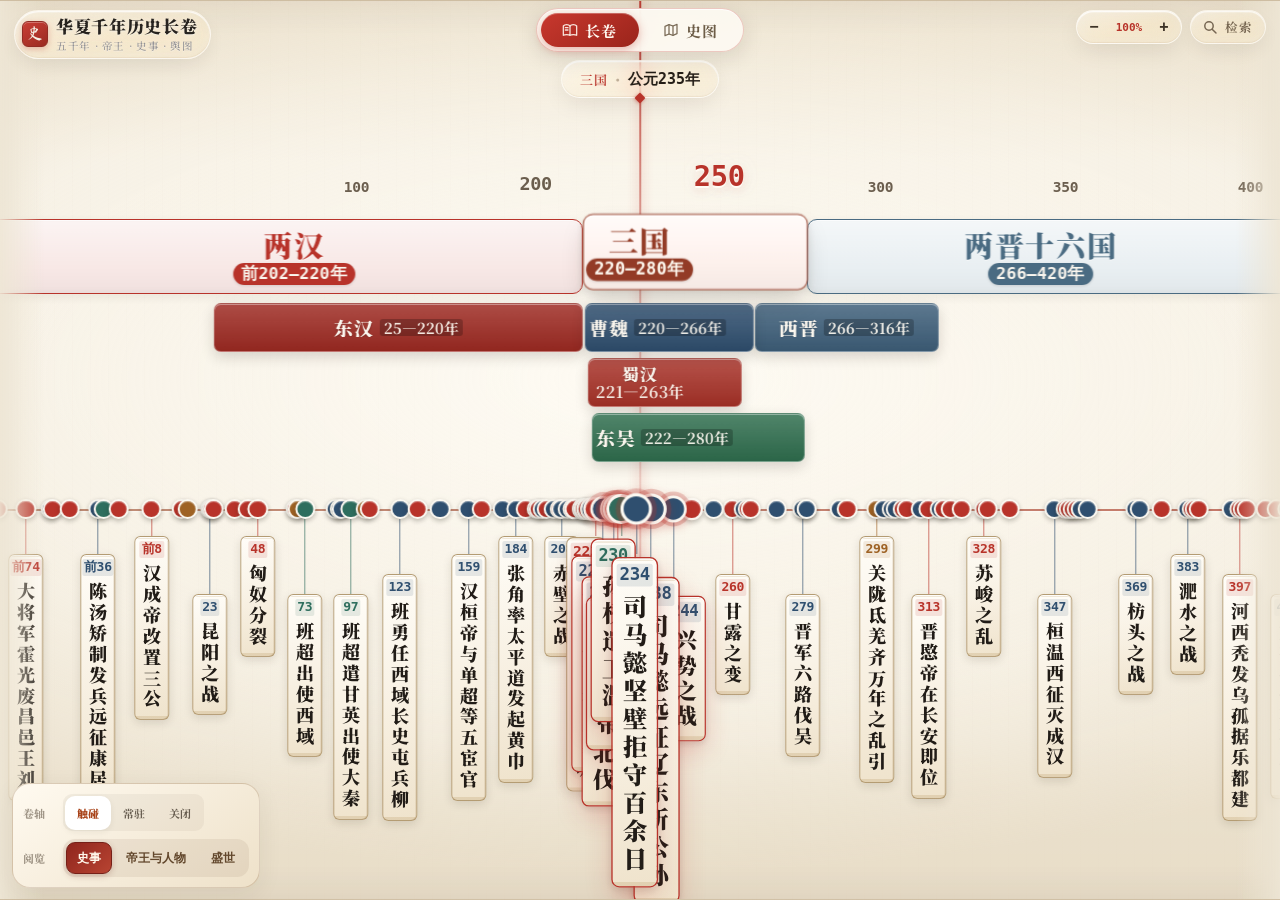
<file: index.html>
<!DOCTYPE html>
<html lang="zh-CN">
<head>
  <meta charset="UTF-8" />
  <meta name="viewport" content="width=device-width, initial-scale=1.0, maximum-scale=1.0, user-scalable=no, viewport-fit=cover" />
  <meta name="apple-mobile-web-app-capable" content="yes" />
  <meta name="apple-mobile-web-app-status-bar-style" content="default" />
  <meta name="apple-mobile-web-app-title" content="历史长卷" />
  <meta name="theme-color" content="#F5F0E6" />
  <meta name="format-detection" content="telephone=no" />
  <title>华夏千年历史长卷 · 全景无级缩放版</title>
  <link rel="manifest" href="manifest.json" />
  <link rel="apple-touch-icon" href="apple-touch-icon.png" />
  <link rel="icon" type="image/png" href="favicon-32.png" />
  <!-- 字体异步加载：断网 / 弱网 / iPad 离线时不会阻塞首屏，自动退回系统宋体 -->
  <link rel="stylesheet" media="print" onload="this.media='all';this.onload=null"
        href="https://fonts.googleapis.com/css2?family=Ma+Shan+Zheng&family=Noto+Serif+SC:wght@500;600;700;900&display=swap" />
  <link rel="stylesheet" href="scroll.css?v=20261108-drag1" />


<link rel="stylesheet" href="view-switch.css" />
</head>
<body data-view="scroll">

  <!-- 顶部：标题 + 三页签 + 长卷专用工具 -->
  <header class="app-header">
    <div class="page-wrap header-top">
      <div class="brand">
        <div class="seal font-calligraphy">史</div>
        <div class="brand-text">
          <h1 class="app-title">华夏千年历史长卷</h1>
          <p class="app-sub">五千年 · 长卷 · 帝王 · 事件</p>
        </div>
      </div>

      <!-- 顶部工具已整合至长卷沉浸式天头 HUD -->
    </div>
  </header>

  <!-- 长卷搜索面板（挂在 body 下，长卷专属） -->
  <div id="axis-search-panel" class="axis-search-panel" hidden>
    <div class="as-box">
      <div class="as-input-row">
        <svg viewBox="0 0 24 24" width="17" height="17" aria-hidden="true"><circle cx="10.5" cy="10.5" r="6.3" fill="none" stroke="currentColor" stroke-width="2.2"/><path d="M15.6 15.6L21 21" stroke="currentColor" stroke-width="2.2" stroke-linecap="round"/></svg>
        <input id="axis-search-input" type="search" enterkeyhint="search" autocomplete="off" placeholder="搜索：事件 / 关键人物 / 盛世…" />
        <button id="axis-search-close" class="as-close" type="button" aria-label="关闭搜索">✕</button>
      </div>
      <div class="as-hint" id="axis-search-hint">全库搜索：重大事件 · 关键人物 · 各朝盛世</div>
      <div class="as-results" id="axis-search-results"></div>
    </div>
  </div>

  <main class="app-main">

    <!-- ============ 视图一：时间轴长卷 ============ -->
    <section id="view-scroll" class="view active">
      <!-- 悬浮品牌印记（左上角：故宫卷轴题签风范） -->
      <div id="scroll-brand" class="scroll-float-brand">
        <div class="seal font-calligraphy">史</div>
        <div class="brand-text">
          <h1 class="app-title">华夏千年历史长卷</h1>
          <p class="app-sub">五千年 · 帝王 · 史事 · 舆图</p>
        </div>
      </div>

      <!-- 顶部「长卷 / 史图」大胶囊切换按钮 -->
      <div class="view-switch-capsule" role="tablist" aria-label="长卷与史图切换">
        <button class="vsc-item active" data-switch-view="scroll" type="button" role="tab" aria-selected="true">
          <svg viewBox="0 0 24 24" width="16" height="16" fill="none" stroke="currentColor" stroke-width="1.9" stroke-linecap="round" stroke-linejoin="round" aria-hidden="true"><path d="M2 6s1.5-2 5-2 5 2 5 2v14s-1.5-1-5-1-5 1-5 1V6z"/><path d="M12 6s1.5-2 5-2 5 2 5 2v14s-1.5-1-5-1-5 1-5 1"/><path d="M5 8.5h4M5 12h4"/></svg>
          <span>长卷</span>
        </button>
        <button class="vsc-item" data-switch-view="map" type="button" role="tab" aria-selected="false">
          <svg viewBox="0 0 24 24" width="16" height="16" fill="none" stroke="currentColor" stroke-width="1.9" stroke-linecap="round" stroke-linejoin="round" aria-hidden="true"><path d="M9 4 3 6.5v14L9 18l6 2 6-2.5v-14L15 6 9 4z"/><path d="M9 4v14M15 6v14"/></svg>
          <span>史图</span>
        </button>
      </div>

      <!-- 中央天头纪年罗盘（实时联动屏幕中央朱砂红线，显示当前朝代与精确纪年） -->
      <div class="scroll-center-compass" aria-live="polite">
        <span id="center-era-badge" class="compass-era">三国</span>
        <span class="compass-sep">·</span>
        <span id="center-year-display" class="compass-year">公元235年</span>
      </div>

      <!-- 右上角悬浮工具舱（无级缩放控制 + 全库搜索） -->
      <div class="scroll-float-RightTools">
        <div class="zoom-capsule" role="group" aria-label="长卷比例缩放">
          <button id="zoom-out-btn" class="zc-btn" type="button" aria-label="缩小长卷">−</button>
          <span id="zoom-label" class="zc-label" title="轻点恢复100%">100%</span>
          <button id="zoom-in-btn" class="zc-btn" type="button" aria-label="放大长卷">+</button>
        </div>
        <button id="axis-search-btn" class="scroll-float-search" type="button" aria-label="搜索长卷">
          <svg viewBox="0 0 24 24" width="16" height="16" aria-hidden="true"><circle cx="10.5" cy="10.5" r="6.3" fill="none" stroke="currentColor" stroke-width="2.2"/><path d="M15.6 15.6L21 21" stroke="currentColor" stroke-width="2.2" stroke-linecap="round"/></svg>
          <span>检索</span>
        </button>
      </div>

      <div id="timeline-viewport" class="timeline-band">
        <div class="edge-fade edge-fade-l"></div>
        <div class="edge-fade edge-fade-r"></div>

        <div class="center-indicator"><div class="center-dot"></div></div>
        <div class="band-hint" id="band-hint">轻点竹简 · 查看<b>史事详述</b></div>

        <div id="timeline-canvas">
          <div id="lens-layer"></div>
          <div id="ticks-layer"></div>
          <div id="macro-dynasty-layer" class="layer"></div>
          <div id="sub-regime-layer" class="layer"></div>
          <div id="events-axis-line"></div>
          <div id="events-layer" class="layer"></div>
        </div>
      </div>

      <!-- 左下角：整合为单一观卷控制，不保留底部 TAB 栏 -->
      <section class="app-controls zen-floating-dock" id="unified-console" aria-label="长卷视图控制舱">
        <div class="zen-dock-card" id="console-body">
          <div class="zen-dock-row">
            <span class="zen-tag">卷轴</span>
            <div class="slide-track zen-track" id="sub-mode-track" role="radiogroup" aria-label="二三层政权支系模式">
              <div class="slide-pill zen-pill" id="sub-mode-pill" data-mode="auto" aria-hidden="true"></div>
              <button class="slide-opt zen-opt active" data-submode="auto" type="button" role="radio" aria-checked="true" title="光标接触时下拉弹出">触碰</button>
              <button class="slide-opt zen-opt" data-submode="always" type="button" role="radio" aria-checked="false" title="常驻展开二三层政权">常驻</button>
              <button class="slide-opt zen-opt" data-submode="off" type="button" role="radio" aria-checked="false" title="关闭隐藏二三层政权">关闭</button>
            </div>
          </div>

          <div class="zen-dock-row">
            <span class="zen-tag">阅览</span>
            <div class="axis-actions" role="group" aria-label="长卷内容">
              <button class="axis-action is-active" data-axis-action="events" type="button">史事</button>
              <button class="axis-action" data-axis-action="figures" type="button">帝王与人物</button>
              <button class="axis-action" data-axis-action="eras" type="button">盛世</button>
            </div>
          </div>
        </div>


        <span id="layer-count" class="layer-count" hidden>124 事件</span>
      </section>

      <!-- 底部详情弹窗：点击事件竹简后由屏幕下方升起，悬浮于卷轴之上 -->
      <div id="sheet-backdrop" class="sheet-backdrop" aria-hidden="true"></div>
      <footer id="detail-sheet" class="detail-sheet" aria-hidden="true" aria-label="史事详述">
        <div class="page-wrap sheet-wrap">
          <div class="sheet-grip" id="sheet-grip" aria-hidden="true"><span></span></div>
          <div class="detail-card">
            <div class="detail-head">
              <div class="detail-tags">
                <span id="detail-badge-type" class="tag-type">事件</span>
                <span id="detail-dynasty-tag" class="tag-dynasty">—</span>
                <span id="detail-year-tag" class="tag-year">—</span>
              </div>
              <div class="detail-nav">
                <button id="open-archive-btn" class="nav-btn archive-btn" type="button">人物档案 ›</button>
                <button id="person-map-btn" class="nav-btn map-btn" type="button" hidden>跳转地图 ›</button>
                <button id="event-map-btn" class="nav-btn map-btn" type="button" hidden>地图 ›</button>
                <button id="prev-event-btn" class="nav-btn" type="button">◀ 上一节点</button>
                <button id="next-event-btn" class="nav-btn" type="button">下一节点 ▶</button>
                <button id="close-sheet-btn" class="nav-btn close-btn" type="button" aria-label="关闭详情">✕</button>
              </div>
            </div>

            <div id="detail-scroll-container" class="detail-scroll ancient-scroll detail-fade-transition">
              <div class="dt-col dt-col-main">
                <div class="detail-title-row">
                  <h2 id="detail-title"></h2>
                </div>
                <div id="detail-meta" class="detail-meta"></div>
                <div id="detail-figures" class="fig-chips"></div>
              </div>

              <div class="dt-col dt-col-read">
                <p id="detail-desc" class="detail-desc"></p>
                <div id="detail-extended-box" class="detail-extended">
                  <div class="extended-head">
                    <span id="detail-extended-label">📜 史事详述</span>
                    <span class="hint">（上下滑动阅览）</span>
                  </div>
                  <p id="detail-extended-text"></p>
                  <p id="detail-more"></p>
                </div>
                <div class="detail-impact">
                  <span id="detail-impact-label" class="impact-label">【史家评述与制度遗产】</span>
                  <span id="detail-impact"></span>
                </div>
              </div>

              <div class="dt-col dt-col-side">
                <div class="person-box" id="person-box" hidden>
                  <div class="person-head">
                    <span class="person-name" id="person-name"></span>
                    <span class="person-role" id="person-role"></span>
                    <button class="baike-more-btn" id="person-close" type="button">收起</button>
                  </div>
                  <p class="person-text" id="person-text"></p>
                </div>
              </div>
            </div>
          </div>
        </div>
      </footer>
    </section>

    <!-- ============ 视图二：疆域图谱（内嵌 · 全屏沉浸 + 双向联动）============ -->
    <section id="view-map" class="view">
      <div class="map-stage" id="map-stage">
        <iframe id="map-embed" class="map-frame" title="疆域图谱"></iframe>

        <div class="map-skel" id="map-embed-ph" role="status" aria-live="polite">
          <div class="mep-seal font-calligraphy">舆</div>
          <div class="mep-spin"></div>
          <p id="map-embed-ph-text">正在展开疆域图谱…<br /><span>首次载入约 2 秒，之后常驻秒开</span></p>
          <div class="mep-bar" aria-hidden="true"><i></i></div>
          <button class="map-retry" id="map-embed-load" type="button" hidden>重新载入</button>
        </div>

        <div class="map-toast" id="map-toast" aria-live="polite"></div>
      </div>
    </section>

  </main>

  <script src="emperor-data.js"></script>
  <script src="scroll-app.js?v=20261108-drag1"></script>

  <script>
    // PWA：注册 Service Worker（仅 https / localhost 生效，file:// 下静默跳过）
    if ('serviceWorker' in navigator &&
        (location.protocol === 'https:' || location.hostname === 'localhost' || location.hostname === '127.0.0.1')) {
      addEventListener('load', function () {
        navigator.serviceWorker.register('sw.js').catch(function () {});
      });
    }
  </script>
</body>
</html>
</file>
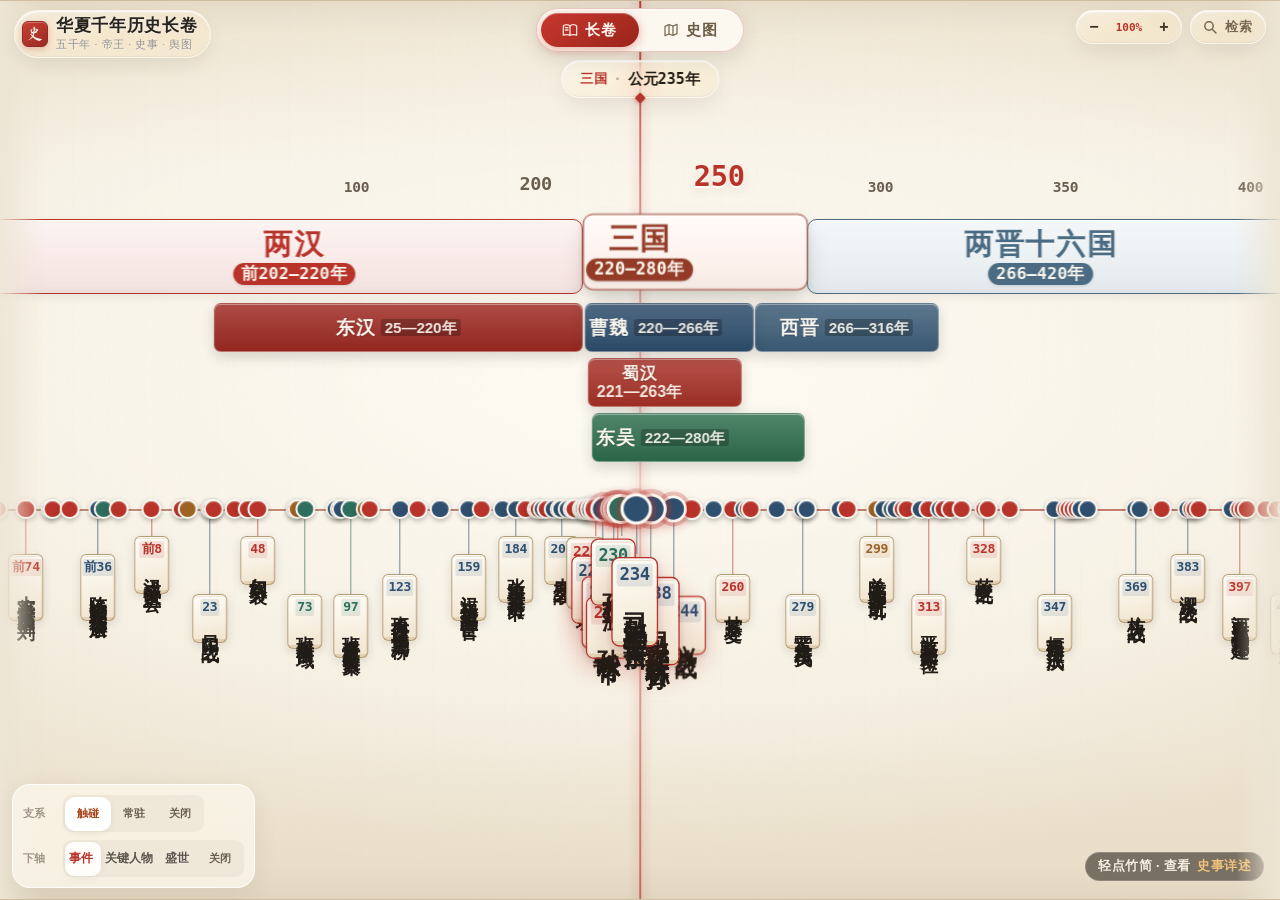
<file: apps/web/index.html>
<!DOCTYPE html>
<html lang="zh-CN">
<head>
  <meta charset="UTF-8" />
  <meta name="viewport" content="width=device-width, initial-scale=1.0, maximum-scale=1.0, user-scalable=no, viewport-fit=cover" />
  <meta name="apple-mobile-web-app-capable" content="yes" />
  <meta name="apple-mobile-web-app-status-bar-style" content="default" />
  <meta name="apple-mobile-web-app-title" content="历史长卷" />
  <meta name="theme-color" content="#F5F0E6" />
  <meta name="format-detection" content="telephone=no" />
  <title>华夏千年历史长卷 · 全景无级缩放版</title>
  <!-- 原生包：书法体改为本地子集（仅「史」「舆」等印章用字），不再请求 Google Fonts -->
  <style>
    @font-face {
      font-family: 'Ma Shan Zheng';
      src: url('fonts/seal.woff2') format('woff2');
      font-weight: 400;
      font-display: swap;
    }
  </style>
<link rel="stylesheet" href="scroll.css" />


<link rel="stylesheet" href="view-switch.css" />
</head>
<body data-view="scroll">

  <!-- 顶部：标题 + 三页签 + 长卷专用工具 -->
  <header class="app-header">
    <div class="page-wrap header-top">
      <div class="brand">
        <div class="seal font-calligraphy">史</div>
        <div class="brand-text">
          <h1 class="app-title">华夏千年历史长卷</h1>
          <p class="app-sub">五千年 · 长卷 · 帝王 · 事件</p>
        </div>
      </div>

      <!-- 顶部工具已整合至长卷沉浸式天头 HUD -->
    </div>
  </header>

  <!-- 长卷搜索面板（挂在 body 下，长卷专属） -->
  <div id="axis-search-panel" class="axis-search-panel" hidden>
    <div class="as-box">
      <div class="as-input-row">
        <svg viewBox="0 0 24 24" width="17" height="17" aria-hidden="true"><circle cx="10.5" cy="10.5" r="6.3" fill="none" stroke="currentColor" stroke-width="2.2"/><path d="M15.6 15.6L21 21" stroke="currentColor" stroke-width="2.2" stroke-linecap="round"/></svg>
        <input id="axis-search-input" type="search" enterkeyhint="search" autocomplete="off" placeholder="搜索：事件 / 关键人物 / 盛世…" />
        <button id="axis-search-close" class="as-close" type="button" aria-label="关闭搜索">✕</button>
      </div>
      <div class="as-hint" id="axis-search-hint">全库搜索：重大事件 · 关键人物 · 各朝盛世</div>
      <div class="as-results" id="axis-search-results"></div>
    </div>
  </div>

  <main class="app-main">

    <!-- ============ 视图一：时间轴长卷 ============ -->
    <section id="view-scroll" class="view active">
      <!-- 悬浮品牌印记（左上角：故宫卷轴题签风范） -->
      <div id="scroll-brand" class="scroll-float-brand">
        <div class="seal font-calligraphy">史</div>
        <div class="brand-text">
          <h1 class="app-title">华夏千年历史长卷</h1>
          <p class="app-sub">五千年 · 帝王 · 史事 · 舆图</p>
        </div>
      </div>

      <!-- 顶部「长卷 / 史图」大胶囊切换按钮 -->
      <div class="view-switch-capsule" role="tablist" aria-label="长卷与史图切换">
        <button class="vsc-item active" data-switch-view="scroll" type="button" role="tab" aria-selected="true">
          <svg viewBox="0 0 24 24" width="16" height="16" fill="none" stroke="currentColor" stroke-width="1.9" stroke-linecap="round" stroke-linejoin="round" aria-hidden="true"><path d="M2 6s1.5-2 5-2 5 2 5 2v14s-1.5-1-5-1-5 1-5 1V6z"/><path d="M12 6s1.5-2 5-2 5 2 5 2v14s-1.5-1-5-1-5 1-5 1"/><path d="M5 8.5h4M5 12h4"/></svg>
          <span>长卷</span>
        </button>
        <button class="vsc-item" data-switch-view="map" type="button" role="tab" aria-selected="false">
          <svg viewBox="0 0 24 24" width="16" height="16" fill="none" stroke="currentColor" stroke-width="1.9" stroke-linecap="round" stroke-linejoin="round" aria-hidden="true"><path d="M9 4 3 6.5v14L9 18l6 2 6-2.5v-14L15 6 9 4z"/><path d="M9 4v14M15 6v14"/></svg>
          <span>史图</span>
        </button>
      </div>

      <!-- 中央天头纪年罗盘（实时联动屏幕中央朱砂红线，显示当前朝代与精确纪年） -->
      <div class="scroll-center-compass" aria-live="polite">
        <span id="center-era-badge" class="compass-era">三国</span>
        <span class="compass-sep">·</span>
        <span id="center-year-display" class="compass-year">公元235年</span>
      </div>

      <!-- 右上角悬浮工具舱（无级缩放控制 + 全库搜索） -->
      <div class="scroll-float-RightTools">
        <div class="zoom-capsule" role="group" aria-label="长卷比例缩放">
          <button id="zoom-out-btn" class="zc-btn" type="button" aria-label="缩小长卷">−</button>
          <span id="zoom-label" class="zc-label" title="轻点恢复100%">100%</span>
          <button id="zoom-in-btn" class="zc-btn" type="button" aria-label="放大长卷">+</button>
        </div>
        <button id="axis-search-btn" class="scroll-float-search" type="button" aria-label="搜索长卷">
          <svg viewBox="0 0 24 24" width="16" height="16" aria-hidden="true"><circle cx="10.5" cy="10.5" r="6.3" fill="none" stroke="currentColor" stroke-width="2.2"/><path d="M15.6 15.6L21 21" stroke="currentColor" stroke-width="2.2" stroke-linecap="round"/></svg>
          <span>检索</span>
        </button>
      </div>

      <div id="timeline-viewport" class="timeline-band">
        <div class="edge-fade edge-fade-l"></div>
        <div class="edge-fade edge-fade-r"></div>

        <div class="center-indicator"><div class="center-dot"></div></div>
        <div class="band-hint" id="band-hint">轻点竹简 · 查看<b>史事详述</b></div>

        <div id="timeline-canvas">
          <div id="lens-layer"></div>
          <div id="ticks-layer"></div>
          <div id="macro-dynasty-layer" class="layer"></div>
          <div id="sub-regime-layer" class="layer"></div>
          <div id="events-axis-line"></div>
          <div id="events-layer" class="layer"></div>
        </div>
      </div>

      <!-- 左下角重构：东方雅集极简悬浮控制浮岛（一键收折 + 禅意双轨滑块） -->
      <section class="app-controls zen-floating-dock" id="unified-console" aria-label="长卷视图控制舱">
        <div class="zen-dock-card" id="console-body">
          <!-- 第一轨：上轴支系三档（触碰 / 常驻 / 关闭） -->
          <div class="zen-dock-row">
            <span class="zen-tag">支系</span>
            <div class="slide-track zen-track" id="sub-mode-track" role="radiogroup" aria-label="二三层政权支系模式">
              <div class="slide-pill zen-pill" id="sub-mode-pill" data-mode="auto" aria-hidden="true"></div>
              <button class="slide-opt zen-opt active" data-submode="auto" type="button" role="radio" aria-checked="true" title="光标接触时下拉弹出">触碰</button>
              <button class="slide-opt zen-opt" data-submode="always" type="button" role="radio" aria-checked="false" title="常驻展开二三层政权">常驻</button>
              <button class="slide-opt zen-opt" data-submode="off" type="button" role="radio" aria-checked="false" title="关闭隐藏二三层政权">关闭</button>
            </div>
          </div>

          <div class="zen-divider" aria-hidden="true"></div>

          <!-- 第二轨：下轴图层四档（事件 / 关键人物 / 盛世 / 关闭） -->
          <div class="zen-dock-row">
            <span class="zen-tag">下轴</span>
            <div class="slide-track zen-track" id="axis-layer-track" role="radiogroup" aria-label="下方时间轴图层">
              <div class="slide-pill zen-pill" id="axis-layer-pill" data-theme="events" aria-hidden="true"></div>
              <button id="layer-events" class="slide-opt zen-opt layer-switch on active" data-layer="events" type="button" role="radio" aria-checked="true">
                <span>事件</span>
              </button>
              <button id="layer-figures" class="slide-opt zen-opt layer-switch" data-layer="figures" type="button" role="radio" aria-checked="false">
                <span>关键人物</span>
              </button>
              <button id="layer-eras" class="slide-opt zen-opt layer-switch" data-layer="eras" type="button" role="radio" aria-checked="false">
                <span>盛世</span>
              </button>
              <button id="layer-off" class="slide-opt zen-opt" data-layer="off" type="button" role="radio" aria-checked="false" title="收起下方时间轴">
                <span>关闭</span>
              </button>
            </div>
          </div>
        </div>


        <span id="layer-count" class="layer-count" hidden>124 事件</span>
      </section>

      <!-- 底部详情弹窗：点击事件竹简后由屏幕下方升起，悬浮于卷轴之上 -->
      <div id="sheet-backdrop" class="sheet-backdrop" aria-hidden="true"></div>
      <footer id="detail-sheet" class="detail-sheet" aria-hidden="true" aria-label="史事详述">
        <div class="page-wrap sheet-wrap">
          <div class="sheet-grip" id="sheet-grip" aria-hidden="true"><span></span></div>
          <div class="detail-card">
            <div class="detail-head">
              <div class="detail-tags">
                <span id="detail-badge-type" class="tag-type">事件</span>
                <span id="detail-dynasty-tag" class="tag-dynasty">—</span>
                <span id="detail-year-tag" class="tag-year">—</span>
              </div>
              <div class="detail-nav">
                <button id="open-archive-btn" class="nav-btn archive-btn" type="button">人物档案 ›</button>
                <button id="person-map-btn" class="nav-btn map-btn" type="button" hidden>跳转地图 ›</button>
                <button id="event-map-btn" class="nav-btn map-btn" type="button" hidden>地图 ›</button>
                <button id="prev-event-btn" class="nav-btn" type="button">◀ 上一节点</button>
                <button id="next-event-btn" class="nav-btn" type="button">下一节点 ▶</button>
                <button id="close-sheet-btn" class="nav-btn close-btn" type="button" aria-label="关闭详情">✕</button>
              </div>
            </div>

            <div id="detail-scroll-container" class="detail-scroll ancient-scroll detail-fade-transition">
              <div class="dt-col dt-col-main">
                <div class="detail-title-row">
                  <h2 id="detail-title"></h2>
                </div>
                <div id="detail-meta" class="detail-meta"></div>
                <div id="detail-figures" class="fig-chips"></div>
              </div>

              <div class="dt-col dt-col-read">
                <p id="detail-desc" class="detail-desc"></p>
                <div id="detail-extended-box" class="detail-extended">
                  <div class="extended-head">
                    <span id="detail-extended-label">📜 史事详述</span>
                    <span class="hint">（上下滑动阅览）</span>
                  </div>
                  <p id="detail-extended-text"></p>
                  <p id="detail-more"></p>
                </div>
                <div class="detail-impact">
                  <span id="detail-impact-label" class="impact-label">【史家评述与制度遗产】</span>
                  <span id="detail-impact"></span>
                </div>
              </div>

              <div class="dt-col dt-col-side">
                <div class="person-box" id="person-box" hidden>
                  <div class="person-head">
                    <span class="person-name" id="person-name"></span>
                    <span class="person-role" id="person-role"></span>
                    <button class="baike-more-btn" id="person-close" type="button">收起</button>
                  </div>
                  <p class="person-text" id="person-text"></p>
                  <a class="baike-link" id="person-link" target="_blank" rel="noopener">百度百科 ›</a>
                </div>

                <div class="baike-box" id="baike-box" data-state="loading">
                  <div class="baike-head">
                    <span class="bk-logo">百度百科</span>
                    <span id="bk-state">联网加载中…</span>
                  </div>
                  <div class="baike-body" id="baike-body">
                    <p id="bk-abstract"></p>
                    <dl class="bk-card" id="bk-card"></dl>
                    <div class="baike-foot">
                      <a class="baike-link" id="bk-link" target="_blank" rel="noopener">查看完整词条 ›</a>
                      <button class="baike-more-btn" id="bk-expand" type="button">展开摘要</button>
                    </div>
                  </div>
                  <p class="baike-note" id="bk-note" hidden></p>
                </div>
              </div>
            </div>
          </div>
        </div>
      </footer>
    </section>

    <!-- ============ 视图二：疆域图谱（内嵌 · 全屏沉浸 + 双向联动）============ -->
    <section id="view-map" class="view">
      <div class="map-stage" id="map-stage">
        <iframe id="map-embed" class="map-frame" title="疆域图谱"></iframe>

        <div class="map-skel" id="map-embed-ph" role="status" aria-live="polite">
          <div class="mep-seal font-calligraphy">舆</div>
          <div class="mep-spin"></div>
          <p id="map-embed-ph-text">正在展开疆域图谱…<br /><span>首次载入约 2 秒，之后常驻秒开</span></p>
          <div class="mep-bar" aria-hidden="true"><i></i></div>
          <button class="map-retry" id="map-embed-load" type="button" hidden>重新载入</button>
        </div>

        <div class="map-toast" id="map-toast" aria-live="polite"></div>
      </div>
    </section>

  </main>

  <!-- 应用内百科阅读器：点任何「百度百科」链接都在这里打开，不离开应用 -->
  <div id="baike-reader" class="br-overlay" data-state="idle" aria-hidden="true" role="dialog" aria-modal="true" aria-label="百科阅读">
    <div class="br-nav">
      <button class="br-btn" id="br-back" type="button">‹ 返回</button>
      <span class="br-nav-title" id="br-nav-title">百科</span>
      <button class="br-btn right" id="br-ext" type="button">浏览器</button>
    </div>
    <div class="br-scroll" id="br-scroll">
      <div class="br-inner">
        <div class="br-hero">
          <img class="br-thumb" id="br-thumb" alt="" hidden />
          <div class="br-hero-text">
            <h2 id="br-title">—</h2>
            <p id="br-sub"></p>
            <div class="br-chip-row" id="br-chips"></div>
          </div>
        </div>

        <div class="br-skeleton">
          <div class="sk-line" style="width:96%"></div>
          <div class="sk-line" style="width:88%"></div>
          <div class="sk-line" style="width:92%"></div>
          <div class="sk-line" style="width:70%"></div>
        </div>

        <div class="br-infobox" id="br-infobox" hidden></div>
        <div class="br-article" id="br-article"></div>

        <div class="br-fallback" id="br-fallback">
          <div class="fb-icon">🌐</div>
          <p id="br-fallback-text">当前无法自动读取百科内容，可点击下方按钮在浏览器中查看原文。</p>
          <button class="fb-btn" id="br-fallback-btn" type="button">在浏览器中打开 ›</button>
        </div>

        <p class="br-foot" id="br-foot">
          以上内容来自<b>百度百科</b>开放词条接口，已在应用内离线排版呈现；如词条未完整加载，
          <a id="br-foot-link" href="#" target="_blank" rel="noopener">查看完整词条 ›</a>
        </p>
      </div>
    </div>
  </div>




  <script src="emperor-data.js"></script>
  <script src="scroll-app.js"></script>



  <script src="native-shim.js"></script>
</body>
</html>
</file>
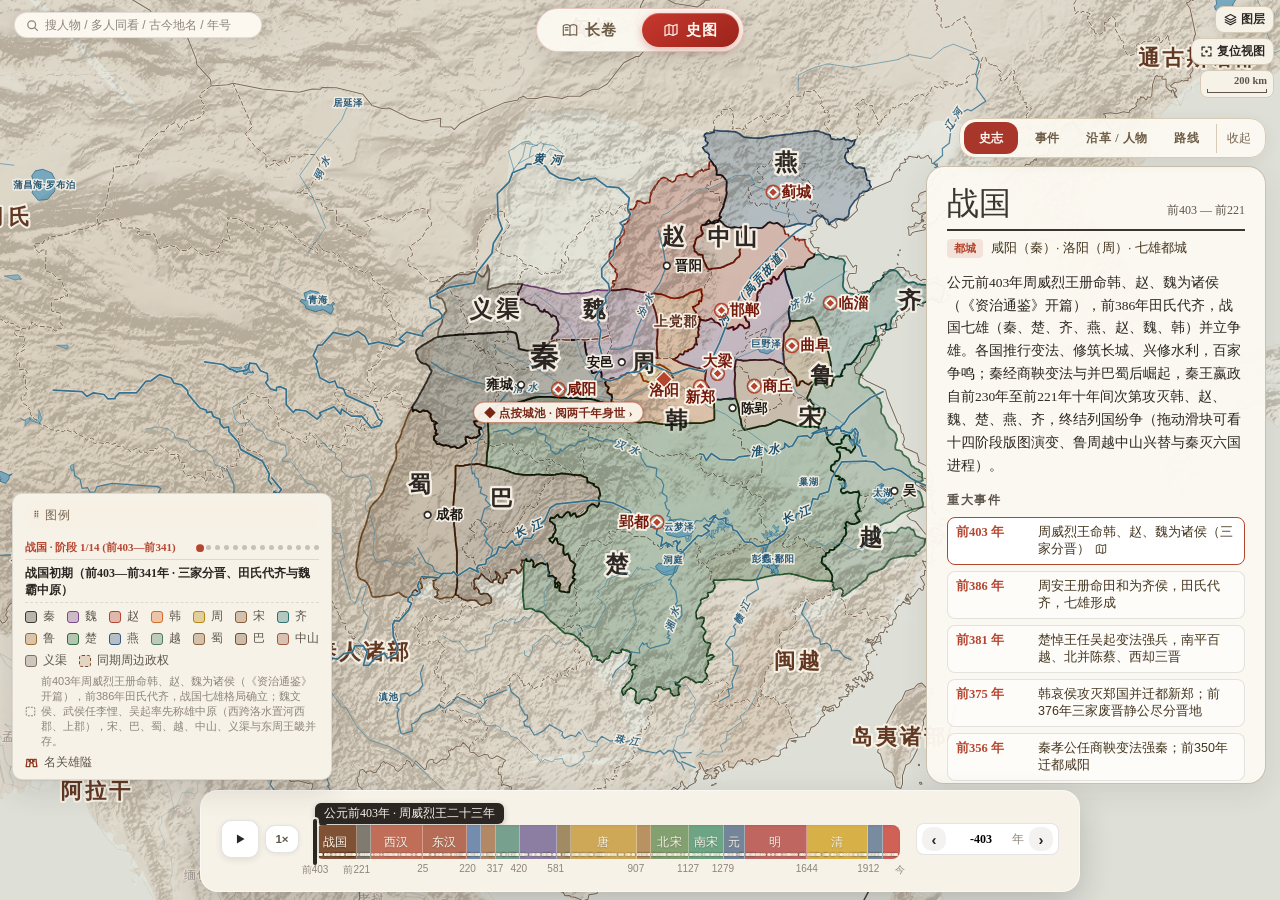
<file: jiangshan-atlas.html>
<!DOCTYPE html>
<html lang="zh-CN">
<head>
  <meta charset="UTF-8" />
  <meta name="viewport" content="width=device-width, initial-scale=1.0" />
  <title>江山时序 · 中国历史地图时间轴（战国至现代历代疆域、州郡政区与古今地名沿革） · 疆域图谱</title>
  <meta name="description" id="meta-description" content="交互式中国历史地图时间轴（公元前403年战国三家分晋至现代）：浏览18个朝代多阶段历史疆域、州郡道省政区、黄河改道水系、历代古城古今地名对照（点地溯源）、天下名关与青史人物行迹，支持古今透视镜、古地名挑战与中英双语。" />
  <meta name="keywords" content="江山时序,江山时序历史地图,中国历史地图,历史地图时间轴,历代疆域变迁,中国历代地图,古今地名对照,政区沿革查询,点地溯源,古诗词路线地图,战国七雄地图,秦朝郡县地图,西汉地图,西域都护府,三国地图,东晋十六国地图,南北朝地图,唐朝地图,五代十国地图,燕云十六州,北宋地图,南宋地图,大理国地图,元朝行省地图,明朝地图,清朝地图,名关雄隘,函谷关,潼关,剑门关,雁门关,玉门关,山海关,张骞出使西域路线,诸葛亮北伐路线,玄奘西行路线,李白壮游路线,杜甫闻官军收河南河北路线,苏轼贬谪路线,文天祥过零丁洋路线,王阳明行迹,长平之战地图,赤壁之战地图,淝水之战地图,Historical Atlas of China,Chinese History Map Timeline,Jiangshan Atlas" />
  <meta name="robots" content="index, follow, max-image-preview:large, max-snippet:-1, max-video-preview:-1" />
  <meta name="applicable-device" content="pc,mobile" />
  <meta http-equiv="Cache-Control" content="no-transform" />
  <meta http-equiv="Cache-Control" content="no-siteapp" />
  <meta name="author" content="Jiangshan Atlas Contributors" />
  <meta name="theme-color" content="#f3eee4" />
  <link rel="canonical" id="lnk-canonical" href="https://deanchen.me/jiangshan-map/" />
  <link rel="alternate" hreflang="zh-CN" href="https://deanchen.me/jiangshan-map/" />
  <link rel="alternate" hreflang="en" href="https://deanchen.me/jiangshan-map/?lang=en" />
  <link rel="alternate" hreflang="x-default" href="https://deanchen.me/jiangshan-map/" />
  <meta property="og:type" content="website" />
  <meta property="og:site_name" content="江山时序 · 中国历史地图时间轴" />
  <meta property="og:title" id="og-title" content="江山时序 · 中国历史地图时间轴（战国 → 现代）" />
  <meta property="og:description" id="og-description" content="从战国三家分晋到现代：18个朝代、多阶段历史疆域与州道政区快照、点地溯源古今地名沿革、天下名关与历史人物时空行迹。" />
  <meta property="og:url" id="og-url" content="https://deanchen.me/jiangshan-map/" />
  <meta property="og:image" content="https://deanchen.me/jiangshan-map/assets/terrain_relief.webp" />
  <meta property="og:image:alt" content="江山时序 · 中国历史地图时间轴预览" />
  <meta property="og:locale" content="zh_CN" />
  <meta property="og:locale:alternate" content="en_US" />
  <meta name="twitter:card" content="summary_large_image" />
  <meta name="twitter:title" id="tw-title" content="江山时序 · 中国历史地图时间轴（战国 → 现代）" />
  <meta name="twitter:description" id="tw-description" content="交互式中国历史地图时间轴：历代疆域、州郡政区、古今地名沿革、20座名关雄隘与百余位青史人物行迹。" />
  <meta name="twitter:image" content="https://deanchen.me/jiangshan-map/assets/terrain_relief.webp" />
  <meta name="mobile-web-app-capable" content="yes" />
  <meta name="apple-mobile-web-app-capable" content="yes" />
  <meta name="apple-mobile-web-app-title" content="江山时序" />
  <meta name="apple-mobile-web-app-status-bar-style" content="default" />
  <link rel="stylesheet" href="atlas.css" />
  <!-- Analytics: Vercount & Cloudflare Web Analytics -->
  

  <link rel="preload" href="atlas-app.js" as="script" />
  <link rel="preload" href="atlas-dynasty.js" as="script" />
<link rel="stylesheet" href="view-switch.css" />
<link rel="stylesheet" href="atlas-timeline-ui.css" />
</head>
<body class="atlas-embed">
  <nav class="atlas-view-switch" role="tablist" aria-label="长卷与史图切换">
        <button class="vsc-item" data-switch-view="scroll" onclick="document.getElementById('act-home').click()" type="button" role="tab" aria-selected="false">
          <svg viewBox="0 0 24 24" width="16" height="16" fill="none" stroke="currentColor" stroke-width="1.9" stroke-linecap="round" stroke-linejoin="round" aria-hidden="true"><path d="M2 6s1.5-2 5-2 5 2 5 2v14s-1.5-1-5-1-5 1-5 1V6z"/><path d="M12 6s1.5-2 5-2 5 2 5 2v14s-1.5-1-5-1-5 1-5 1"/><path d="M5 8.5h4M5 12h4"/></svg>
          <span>长卷</span>
        </button>
        <button class="vsc-item active" data-switch-view="map" type="button" role="tab" aria-selected="true">
          <svg viewBox="0 0 24 24" width="16" height="16" fill="none" stroke="currentColor" stroke-width="1.9" stroke-linecap="round" stroke-linejoin="round" aria-hidden="true"><path d="M9 4 3 6.5v14L9 18l6 2 6-2.5v-14L15 6 9 4z"/><path d="M9 4v14M15 6v14"/></svg>
          <span>史图</span>
        </button>
      </nav><div id="atlas-shell">
    <header id="nav-bar">
      <div class="brand-group">
        <h1 id="site-heading">
          <button class="home-link" id="act-home" type="button" title="回到长卷并定位到当前年份"><span class="seal-mark" id="txt-seal">长卷</span></button>
          <span class="subtitle-mark" id="txt-subtitle">疆域图谱 · 前 403 — 1912</span>
        </h1>
      </div>

      <div id="layers-popover" class="layers-popover is-hidden" role="dialog" aria-label="地图图层开关">
        <div class="layers-pop-section">
          <div class="layers-pop-heading" id="txt-layer-grp-hist">历史舆图要素</div>
          <div class="layers-pop-grid">
            <label class="layer-chip"><input type="checkbox" id="chk-polities" checked /><span id="lbl-polities">历史疆域</span></label>
            <label class="layer-chip"><input type="checkbox" id="chk-prefectures" checked /><span id="lbl-prefectures">州道政区</span></label>
            <label class="layer-chip"><input type="checkbox" id="chk-settlements" checked /><span id="lbl-settlements">古地名</span></label>
            <label class="layer-chip" title="名关雄隘 · 长城 · 大运河 · 丝绸之路"><input type="checkbox" id="chk-corridors" checked /><span id="lbl-corridors">关河丝路</span></label>
            <label class="layer-chip"><input type="checkbox" id="chk-milestones" checked /><span id="lbl-milestones">重大事件</span></label>
          </div>
        </div>
        <div class="layers-pop-section">
          <div class="layers-pop-heading" id="txt-layer-grp-mod">山川与现代参照</div>
          <div class="layers-pop-grid">
            <label class="layer-chip"><input type="checkbox" id="chk-terrain" checked /><span id="lbl-terrain-chk">山川水系</span></label>
            <label class="layer-chip"><input type="checkbox" id="chk-provinces" checked /><span id="lbl-provinces">现代省界</span></label>
            <label class="layer-chip"><input type="checkbox" id="chk-prov-names" /><span id="lbl-prov-names">现代省名</span></label>
          </div>
        </div>
      </div>
    </header>

    <main id="workspace-body">
      <div id="viewport-frame">
        <div id="svg-stage-wrap">
          <svg id="atlas-svg" class="terrain-active" xmlns="http://www.w3.org/2000/svg" role="img" aria-label="中国历史地图">
            <defs>
              <filter id="label-halo" x="-20%" y="-20%" width="140%" height="140%">
                <feMorphology operator="dilate" radius="1.4" in="SourceAlpha" result="dilated" />
                <feFlood flood-color="#f6f1e6" flood-opacity="0.92" result="bg" />
                <feComposite in="bg" in2="dilated" operator="in" result="outline" />
                <feMerge>
                  <feMergeNode in="outline" />
                  <feMergeNode in="SourceGraphic" />
                </feMerge>
              </filter>
              <linearGradient id="terrain-fade-h" x1="0" y1="0" x2="1" y2="0">
                <stop offset="0%" class="terrain-edge-stop" />
                <stop offset="4.5%" class="terrain-edge-stop" stop-opacity="0" />
                <stop offset="94.5%" class="terrain-edge-stop" stop-opacity="0" />
                <stop offset="100%" class="terrain-edge-stop" />
              </linearGradient>
              <linearGradient id="terrain-fade-v" x1="0" y1="0" x2="0" y2="1">
                <stop offset="0%" class="terrain-edge-stop" />
                <stop offset="4.5%" class="terrain-edge-stop" stop-opacity="0" />
                <stop offset="94.5%" class="terrain-edge-stop" stop-opacity="0" />
                <stop offset="100%" class="terrain-edge-stop" />
              </linearGradient>
            </defs>
            <rect id="ocean-bg" x="-2000" y="-2000" width="6000" height="6000" />
            <g id="camera-rig">
              <g id="grp-terrain">
                <image id="terrain-relief-img" href="atlas-terrain.webp" x="-80" y="-40" width="1160" height="780" preserveAspectRatio="none" />
                <!-- Match the solid ocean background without an expensive SVG mask during zoom. -->
                <rect x="-80" y="-40" width="1160" height="780" fill="url(#terrain-fade-h)" />
                <rect x="-80" y="-40" width="1160" height="780" fill="url(#terrain-fade-v)" />
              </g>
              <g id="grp-neighbors"></g>
              <g id="grp-provinces"></g>
              <g id="grp-polities"></g>
              <g id="grp-prefectures"></g>
              <g id="grp-rivers"></g>
              <g id="grp-ghost-diff"></g>
              <g id="grp-corridors"></g>
              <g id="grp-prov-names" class="is-hidden"></g>
              <g id="grp-settlements"></g>
              <g id="grp-milestones"></g>
              <g id="grp-journey"></g>
              <g id="grp-challenge"></g>
              <g id="grp-genealogy"></g>
            </g>
          </svg>
        </div>

        <div id="map-search-box" role="search" aria-label="快速检索历史人物、古今地名、州府、帝王年号与舆图寻址挑战">
          <div class="search-input-wrap">
            <svg class="search-ico" viewBox="0 0 16 16" width="13" height="13" aria-hidden="true">
              <circle cx="7" cy="7" r="4.8" fill="none" stroke="currentColor" stroke-width="1.5"/>
              <path d="M10.6 10.6L14 14" stroke="currentColor" stroke-width="1.6" stroke-linecap="round"/>
            </svg>
            <input id="inp-map-search" type="search" autocomplete="off" placeholder="搜人物 / 双人 / 古今地名 / 年号" aria-label="搜历史人物（支持双人同框如：李白 杜甫）、古今地名、州府或帝王年号" />
          </div>
          <ul id="map-search-results" class="search-results-list is-hidden" role="listbox"></ul>
        </div>

        <div id="map-key" aria-live="polite"></div>

        <div id="canvas-br-dock">
          <button id="act-layers-menu" class="canvas-reset-btn layers-trigger-btn" type="button" aria-expanded="false" aria-controls="layers-popover" title="展开或收起地图图层开关">
            <svg class="btn-svg" viewBox="0 0 16 16" width="13" height="13" aria-hidden="true"><path d="M8 1.8L1.5 5.2 8 8.6l6.5-3.4L8 1.8zM1.5 8.2L8 11.6l6.5-3.4M1.5 11.2L8 14.6l6.5-3.4" fill="none" stroke="currentColor" stroke-width="1.4" stroke-linecap="round" stroke-linejoin="round"/></svg>
            <span id="lbl-layers-btn">图层</span>
          </button>
          <button id="act-reset-camera" class="canvas-reset-btn" type="button" title="复位视图">
            <svg class="btn-svg" viewBox="0 0 16 16" width="13" height="13" aria-hidden="true"><path d="M2.5 6V2.5H6M10 2.5h3.5V6M13.5 10v3.5H10M6 13.5H2.5V10" fill="none" stroke="currentColor" stroke-width="1.5" stroke-linecap="round" stroke-linejoin="round"/><circle cx="8" cy="8" r="1.6" fill="currentColor"/></svg>
            <span id="lbl-reset-camera">复位视图</span>
          </button>
          <div id="scale-bar-box" aria-hidden="true">
            <div class="scale-label" id="scale-label-text">500 km</div>
            <div class="scale-ruler" id="scale-ruler-bar"></div>
          </div>
        </div>

        <button id="act-toggle-pane" type="button" title="收起编年侧栏（全屏看图）" aria-label="收起或展开编年侧栏"><span class="tp-arrow" aria-hidden="true">›</span><span class="tp-label" id="lbl-toggle-pane">全图</span></button>

        <div id="genealogy-card" class="is-hidden" role="dialog" aria-label="古今地名沿革">
          <div class="genealogy-header">
            <div class="genealogy-heading-group">
              <div class="genealogy-tag" id="txt-genealogy-kicker">点地溯源 · 古今政区沿革</div>
              <div id="genealogy-heading" class="genealogy-title"></div>
            </div>
            <div class="genealogy-header-actions">
              <button id="act-expand-genealogy" class="icon-close gen-expand-btn" type="button" title="展开/收起沿革面板" aria-expanded="false" aria-label="展开或收起沿革面板">⤢</button>
              <button id="act-close-genealogy" class="icon-close" type="button" title="关闭" aria-label="关闭">
                <svg class="ico-svg" viewBox="0 0 16 16" width="14" height="14" aria-hidden="true"><path d="M4 4l8 8M12 4l-8 8" stroke="currentColor" stroke-width="1.8" stroke-linecap="round"/></svg>
              </button>
            </div>
          </div>
          <div id="genealogy-sub" class="genealogy-sub"></div>
          <div id="genealogy-body" class="genealogy-body">
            <div id="genealogy-lore" class="pass-lore-banner is-hidden"></div>
            <ol id="genealogy-timeline" class="genealogy-list"></ol>
          </div>
          <div id="genealogy-foot" class="genealogy-foot is-hidden"></div>
        </div>

        <div id="journey-card" class="is-hidden" role="region" aria-label="多站路线控制栏"></div>

        <div id="milestone-balloon" class="is-hidden" role="dialog" aria-live="polite"></div>

        <div id="hover-tip" class="is-hidden" role="tooltip"></div>

        <div id="start-guide" class="is-hidden" role="dialog" aria-label="初次到访指引"></div>

        <div id="gesture-guide">滚轮缩放 · 拖拽平移 · 点击城名或双击任意处查沿革 · ← → 逐事件跳转（Shift+← → ±10年） · 空格播放</div>
      </div>

      <aside id="chronicle-pane" aria-label="历史时期详情">
        <button id="polity-backbar" class="polity-backbar is-hidden" type="button"></button>
        <div class="dynasty-banner" id="dynasty-banner-bar">
          <div class="dynasty-title-row">
            <h2 id="dynasty-title">战国</h2>
            <span id="dynasty-span" class="span-label">前403 — 前221</span>
          </div>
          <div class="seat-row">
            <span class="seat-tag" id="txt-seat-label">都城</span>
            <span id="dynasty-seat">咸阳（秦）· 洛阳（周）· 七雄都城</span>
          </div>
          <button id="act-mobile-chronicle" class="mobile-chronicle-btn" type="button" aria-expanded="false">史志 · 事件 ▲</button>
        </div>

        <p id="dynasty-summary" class="dynasty-desc">公元前403年周威烈王册命韩、赵、魏为诸侯（《资治通鉴》开篇），前386年田氏代齐，战国七雄（秦、楚、齐、燕、赵、魏、韩）并立争雄。各国推行变法、修筑长城、兴修水利，百家争鸣；秦经商鞅变法与并巴蜀后崛起，秦王嬴政自前230年至前221年十年间次第攻灭韩、赵、魏、楚、燕、齐，终结列国纷争（拖动滑块可看十四阶段版图演变、鲁周越中山兴替与秦灭六国进程）。</p>

        <div id="polity-extra" class="polity-extra is-hidden"></div>

        <div class="milestone-section">
          <h3 id="txt-milestones-heading">重大事件</h3>
          <ul id="milestone-list">
            <li><span class="ev-yr">前403 年</span><span>周威烈王命韩、赵、魏为诸侯（三家分晋）</span></li>
            <li><span class="ev-yr">前386 年</span><span>周安王册命田和为齐侯，田氏代齐，七雄形成</span></li>
            <li><span class="ev-yr">前381 年</span><span>楚悼王任吴起变法强兵，南平百越、北并陈蔡、西却三晋</span></li>
            <li><span class="ev-yr">前375 年</span><span>韩哀侯攻灭郑国并迁都新郑；前376年三家废晋静公尽分晋地</span></li>
            <li><span class="ev-yr">前356 年</span><span>秦孝公任商鞅变法强秦；前350年迁都咸阳</span></li>
            <li><span class="ev-yr">前353 年</span><span>桂陵之战：齐孙膑、田忌“围魏救赵”，大破庞涓</span></li>
            <li><span class="ev-yr">前341 年</span><span>马陵之战孙膑射杀庞涓；商鞅收河西，魏迁大梁</span></li>
            <li><span class="ev-yr">前323 年</span><span>公孙衍发起“五国相王”，并促成五国合纵攻秦函谷关（前318）</span></li>
            <li><span class="ev-yr">前316 年</span><span>秦司马错灭巴、蜀；前312年丹阳之战破楚取汉中</span></li>
            <li><span class="ev-yr">前307 年</span><span>赵武灵王推行“胡服骑射”略中山；前306年楚灭越</span></li>
            <li><span class="ev-yr">前300 年</span><span>燕将秦开大破东胡却地千里，筑北长城置燕北五郡</span></li>
            <li><span class="ev-yr">前296 年</span><span>赵惠文王彻底攻灭中山国；齐、韩、魏三国合纵攻秦，败秦军于函谷关</span></li>
            <li><span class="ev-yr">前286 年</span><span>齐湣王灭宋，齐楚魏三分宋地（魏得商丘、楚得彭城、齐得定陶）</span></li>
            <li><span class="ev-yr">前284 年</span><span>燕昭王拜乐毅统五国联军破齐，连下七十余城</span></li>
            <li><span class="ev-yr">前279 年</span><span>即墨之战：齐将田单摆“火牛阵”大破燕军，收复七十余城</span></li>
            <li><span class="ev-yr">前278 年</span><span>秦白起拔楚都郢，屈原投江；前279年田单复齐</span></li>
            <li><span class="ev-yr">前260 年</span><span>长平之战：白起坑杀赵卒四十万，六国难独抗秦</span></li>
            <li><span class="ev-yr">前257 年</span><span>邯郸之战：魏信陵君“窃符救赵”合楚春申君大破秦军</span></li>
            <li><span class="ev-yr">前256 年</span><span>秦灭西周国迁九鼎；蜀守李冰修筑都江堰</span></li>
            <li><span class="ev-yr">前249 年</span><span>楚考烈王伐灭鲁国迁鲁顷公于莒；秦吕不韦灭东周置三川郡</span></li>
            <li><span class="ev-yr">前246 年</span><span>韩水工郑国入秦开凿三百里“郑国渠”，关中自此成沃野</span></li>
            <li><span class="ev-yr">前241 年</span><span>五国最后合纵攻秦败于蕞；楚畏秦自陈东迁寿春</span></li>
            <li><span class="ev-yr">前238 年</span><span>秦王政亲政，平嫪毐、罢吕不韦，部署灭六国方略</span></li>
            <li><span class="ev-yr">前236 年</span><span>王翦、桓齮攻赵邺城取九城，拉开秦灭六国序幕</span></li>
            <li><span class="ev-yr">前230 年</span><span>秦灭韩：内史腾急袭新郑俘韩王安，置颍川郡</span></li>
            <li><span class="ev-yr">前228 年</span><span>秦灭赵：王翦克邯郸俘赵王迁，公子嘉奔代自立</span></li>
            <li><span class="ev-yr">前226 年</span><span>荆轲刺秦不中；王翦破燕拔蓟城，燕王喜走辽东</span></li>
            <li><span class="ev-yr">前225 年</span><span>秦灭魏：王贲引河沟水灌大梁，魏王假降，魏亡</span></li>
            <li><span class="ev-yr">前223 年</span><span>秦灭楚：王翦统军六十万斩项燕、克寿春俘楚王</span></li>
            <li><span class="ev-yr">前222 年</span><span>王贲灭燕与代，王翦定江南置会稽郡，唯余齐国</span></li>
          </ul>
        </div>

        <div class="disclaimer-box" id="txt-disclaimer">
          历史疆域与政区为示意性近似，非精确测绘边界。
        </div>
      </aside>
    </main>

    <footer id="scrubber-dock" aria-label="历史年份时间轴">
      <div class="playback-controls-group">
        <button id="act-autoplay" class="round-btn" type="button" title="自动播放 / 暂停（空格）" aria-label="播放" aria-pressed="false">
          <svg class="ico-svg" viewBox="0 0 16 16" width="14" height="14" aria-hidden="true"><polygon points="4.5,2.8 13.2,8 4.5,13.2" fill="currentColor"/></svg>
        </button>
        <button id="act-play-speed" class="play-speed-btn" type="button" title="播放倍速 1×（点击切换 0.25× / 0.5× / 1× / 2×）" aria-label="播放倍速 1×">
          <span id="lbl-play-speed">1×</span>
        </button>
      </div>


      <div id="scrubber-rail-wrap">
        <div id="scrubber-Bubble" aria-live="polite">
          <span id="bubble-text">公元前403年 · 周威烈王二十三年</span>
        </div>

        <div id="scrubber-track" role="slider" tabindex="0" aria-valuemin="-403" aria-valuemax="2026" aria-valuenow="-403" aria-label="年份滑块">
          <div id="dynasty-bands"></div>
          <div id="scrubber-handle"></div>
        </div>
        <div id="scrubber-ticks"></div>
      </div>

      <div class="year-stepper">
        <button id="act-step-prev" class="step-nav-btn" type="button" title="上一历史阶段 / 事件节点（←）· Shift+← 退十年" aria-label="上一历史节点">‹</button>
        <input id="inp-year" type="number" min="-403" max="2026" step="1" value="-403" aria-label="输入年份（负数为公元前）" />
        <span class="unit-label" id="txt-year-suffix">年</span>
        <button id="act-step-next" class="step-nav-btn" type="button" title="下一历史阶段 / 事件节点（→）· Shift+→ 进十年" aria-label="下一历史节点">›</button>
      </div>
    </footer>
  </div>
    

  <script>
/**
 * Modern Provincial Outlines (Lossless VLQ Delta-Encoded Rings)
 */
(function () {
  'use strict';
  const A = 'ABCDEFGHIJKLMNOPQRSTUVWXYZabcdefghijklmnopqrstuvwxyz0123456789+-';
  const R = new Uint8Array(128);
  for (let i = 0; i < 64; i++) R[A.charCodeAt(i)] = i;
  function dec(s) {
    const r = [];
    let i = 0, n = s.length, x = 0, y = 0;
    while (i < n) {
      let b, sh = 0, v = 0;
      do { b = R[s.charCodeAt(i++)]; v |= (b & 31) << sh; sh += 5; } while (b >= 32);
      x += (v & 1) ? ~(v >>> 1) : (v >>> 1);
      sh = 0; v = 0;
      do { b = R[s.charCodeAt(i++)]; v |= (b & 31) << sh; sh += 5; } while (b >= 32);
      y += (v & 1) ? ~(v >>> 1) : (v >>> 1);
      r.push([x / 100, y / 100]);
    }
    return r;
  }
  const P = [{"title":"北京市","code":110000,"hub":[116.42,40.19],"rings":[["[base64]"]]},{"title":"天津市","code":120000,"hub":[117.35,39.29],"rings":[["[base64]"],["qgXi2HICAGPBCDGB"]]},{"title":"河北省","code":130000,"hub":[114.5,38.05],"rings":[["[base64]"],["y8Ww6HBBHCDDFCLBDFPCDELDHCBDHADLEDALGAMJIBCEGNJDEFFAAHEAEECBCDCHEAICSDIBGGBOBGKCJIAEGCMAAGDBNGBMKKBQEC"],["kgXk2HBENCFDAELABCFDJHEDKCQFAIOBIG"],["+mX00HJFIBCI"]]},{"title":"山西省","code":140000,"hub":[112.3,37.62],"rings":[["[base64]"]]},{"title":"内蒙古自治区","code":150000,"hub":[114.08,44.33],"rings":[["[base64]"]]},{"title":"辽宁省","code":210000,"hub":[122.6,41.3],"rings":[["[base64]"],["w+Xy1HJBJGFDODUABABAACDC"],["w8X60HGFEGGBDGCEJBDDAB"],["6+Xm1HCDKEBETBBBMA"],["k-X+zHHCGFGADGAB"],["8gYm3HLABFKDIGDE"],["09Xo1HADKCJC"],["+yX+8HIEAGDCHJEB"],["qhYu2HAEHCIF"],["4hY+zHKGBEJCBJEB"],["olYu4HIAHCAB"]]},{"title":"吉林省","code":220000,"hub":[126.17,43.7],"rings":[["[base64]"]]},{"title":"黑龙江省","code":230000,"hub":[127.69,48.04],"rings":[["[base64]"]]},{"title":"上海市","code":310000,"hub":[121.44,31.07],"rings":[["0zX8hGIBCEIDCNBJGDFFKFEIICIFDJKBKECFIHAHSAOKSKQGQCsBBIFGCDIIGAWBKFKbaRUXOPEXSLGHBJDBCNHFLFDEFCLJCFHERLFRCJBDFGBCN"],["q6X0lGxBKPGHATKNEJMLIJBNFPNGBcZQNGIGAYLQFKBcJOBSGEGFa"],["o5X6jGBGJKdIDGJCBBMHgBRGFGBCE"],["o5XgkGAFIFSDSAQDEKACPARETGLCCD"],["m4XykGACJEKF"],["k6XkjGELIACMLCBB"],["45XojGGHCGHC"]]},{"title":"江苏省","code":320000,"hub":[119.49,32.98],"rings":[["[base64]"]]},{"title":"浙江省","code":330000,"hub":[120.11,29.18],"rings":[["[base64]"],["w7Xu7FQFIDIAEIAIFEDGCEBCbCJKJBRGFDKLCDBDKNQECDIA"],["67X28FFCFBBFGDIK"],["+7X25FDBMBHE"],["m9XkgGAHUAAGJDFIDB"],["w7Xy9FTHSJQBEODGHABEDD"],["w8Xi9FHBQACEKDBGPABD"],["26Xs2FDFKCEEHGBF"],["68X66FELGADIGCAIDGBBJEDDCFCBCBCA"],["m9Xi+FAILCRCAJIBGCQB"],["w5X6zFECAGDH"],["m8Xy6FJDGFMFECFIECJE"],["m5X41FIFCGDEFD"],["k6XsgGGRGFSLIAJKNEDGAKDIFB"],["65X+xFGGHACF"],["07Xq5FGIBEJIDIJBFLEDGEILIB"],["s9Xk7FACBBCBCABC"],["i+Xw-FBIBFEB"],["25X0xFIEDCDF"],["+6X08FBEHBCFIE"],["+8Xq7FEMFBBHEB"],["y5Xs7FEDMGBMFIHCBJANCA"],["20X4rFADIDHI"],["m6Xu2FGFAGFA"],["46Xg6FFBEFCI"],["k6Xm8FFDIFCKDA"],["o6Xq9FIEBGJBDDID"],["27Xq7FFEBDCAEBCC"],["q8X45FCGHADGFBIHIB"],["o-Xs8FEBACBABA"],["k8Xm9FBFOCDEHA"],["o8X06FGBGCAEHADD"],["s-X6-FEGDCDDED"],["80X0uFKEFGJBFFMB"],["u1X4uFKGHCFDED"],["q9Xo7FABCAACBA"],["4-X8-FBGDDGB"],["47Xq7FGDIDFGHC"],["26Xm7FCDEGFB"],["w0X8uFKEDCFF"]]},{"title":"安徽省","code":340000,"hub":[117.23,31.85],"rings":[["[base64]"],["+mXglGBBEBCEDA"],["s5W25FFADDGBECCCBC"]]},{"title":"福建省","code":350000,"hub":[118.01,26.07],"rings":[["[base64]"],["ikXm5EHJJGDBCLFBKFEIMCKDEGFOHA"],["2qXw9EIDEDEAEKFBHEFIFDAHGA"],["srXmgFGIFDAD"],["8tX2jFIGDEFDCF"],["+iXw4EIIHCAJ"],["utX6mFEFEGHA"],["4iXk5EBIHELDDPCDMDKICI"],["ytXqjFGEHECH"],["4rXqjFGGHCDDGD"],["muXylFICAEFABF"],["8rXqgFCDKAAGLB"],["wsXqmFEBIEDCHD"],["8uX+lFGEDGFFED"],["owXooFGCFIFBBDID"],["+uXwnFBAEABA"],["+rXumFKCIEBEHBHCDDEF"]]},{"title":"江西省","code":360000,"hub":[115.73,27.64],"rings":[["[base64]"]]},{"title":"山东省","code":370000,"hub":[118.19,36.38],"rings":[["[base64]"],["yyXmtHBFIDAEFG"],["qyXstHIDBGFB"],["m0XyjHBEFDIA"],["2yXuuHICJICJ"],["4zX2vHBEBBEB"],["gvXy-GCFEEDGBD"],["+xXmtHAGFAGF"],["gzXovHKGFCDH"],["8xWsgHBDECACBA"]]},{"title":"河南省","code":410000,"hub":[113.62,33.9],"rings":[["[base64]"],["inW4pGAEDFCCCA"]]},{"title":"湖北省","code":420000,"hub":[112.27,30.99],"rings":[["[base64]"],["i2VwvGBBBBEBAG"],["wgWoqGEABABA"],["0hWm6FBBGBCAFE"]]},{"title":"湖南省","code":430000,"hub":[111.71,27.63],"rings":[["[base64]"]]},{"title":"广东省","code":440000,"hub":[113.43,23.33],"rings":[["[base64]"],["s7WwyEHEHDCDQAEDGCIDECAMBEHDFCFFBA"],["qhW8nEGGHCLHLDBHEBKAJLKJIGDEEKDGGKEA"],["q-V8mEGCCGKBKGFGGCBGNDFDCDFDBJ"],["+pW0pEQEBCLBBD"],["myVqkEMFEAGLICKYHDLAFEJFDAAB"],["4+VsnEEBAIDF"],["4yV4jELDLIJDHCFLNHBJWEIEMCMBILGAAOEOHE"],["inWopEAIFBGF"],["4mWgpEEGDAAF"],["kjWuoEEEICFEFBAH"],["snWgsEBEDBGB"],["2pWupEICJCCD"],["upWqpEEGJBGD"],["65W6hEBDWBELHJTFKDMCKGEMAKHKNAJB"],["uiWyoEEGHBED"],["iyVohEGAFGAF"],["wzV8iELCFHCJKAIMBE"],["gzVi-DGGAEFJ"],["00W8jECHIDKDGEFODCJAFD"],["y0WkjECFGFGAAGJKDD"]]},{"title":"广西壮族自治区","code":450000,"hub":[108.79,23.83],"rings":[["[base64]"],["6pVqjEECCAEEAGJBAFAD"]]},{"title":"海南省","code":460000,"hub":[109.75,19.19],"rings":[["[base64]"],["q9VoYGFIEDKHBBF"],["+jW6yBIKGCJNMKIOAKHCALLLDJ"],["g8ViYEFICCIHEFH"],["04V4qDQEJHOGDGRFCB"],["2-W8+CALEBUAVEAOEEIJMBLGFIFBBH"],["w9V0YKCAEHCBH"],["q6VolDKAIEBIFCLDOAAFLD"],["65V0lDNJBJIAQKPFBEQMFA"],["8nWyvBEHOFOAUEaMQEIICSIIQKEGDMFEHALDbPLPVNNJVFDF"],["soWu3BGFGLEIDEJIBB"],["ooWo3BEJGCFIDA"],["67VgmDGBQCBGDCJBFF"],["s6V6mDGEEKFGCJFJ"],["s9Vu3BBEFFIC"],["mnWiuBIBAEHB"],["2pW42BCFKBFMFD"],["u9VoqDDBCFOCDEHC"],["6sW2gCCHGCEKFCFF"],["g0W28BEDCHGEGWFEFDFN"],["ssWq+BEJGCEKNB"],["inW4vBAHIAEILA"],["ksV8tBADKAMKQWMGQCeDCEJGPETCNDVVPV"],["22Ww3BEDIIDEHH"],["g-VgkDSCIGDGZFBFGB"],["s-Vq3BGFOAHILB"],["urW4jCCFGIMBEEAKHBPL"],["y+V6lDFDGBOGKACEFCTF"],["i4WghCFJCHIBMAOIAGZDGOBCHF"],["m+V2pDCEFGFAKJ"],["84V6mDABKBBGHB"],["8xW89BKFIGBELCDF"],["2sWqzBEDKABELA"],["2rW4yBEDOEEGDCRH"],["6vWu0BCHMFKBGKDCTGFB"],["8nWiyBAJODAGFKHB"],["wxW26BCHECBMDF"],["83Wq5BEFEEHC"],["omWk4BCDQIBEPFAB"],["8sW4kCCAQQCEFCLNBH"],["ssWunCGCCQHAAR"],["muW8jCEDGMFADH"],["q5V+mDCDGBDKDD"],["koWw3BFCDFGDEI"],["kvVixBAFKBMIGKAKJBPJBH"],["y5W8nCINAEFMBB"],["i6V2nDGFAGFA"],["m-V+mDQMBCPJCD"],["w6VskDGFIEAENB"],["ynW0+BEDAYBABT"],["utWgzBBJGACGFE"],["w4W+8BCFEAFG"],["wwW2-BCDIGHCBD"],["m6WwhCGBCGHD"],["8sWilDYGDETDAF"],["80Wo6BJBCHIAEEDG"],["smW25BEFEGHA"],["2sWuvBAFKGDEFD"],["yrWgjCEAKMDCJN"],["igXqjCGDIKBIFADFBH"],["gqWggCEAOIDEHDFH"],["6sW2nCGHEGDGFD"],["g5W0hCCBMABGLD"],["syV4yBCJQEKOFCVHAB"],["04Vq1BIBCGJD"],["swWm1BCFGGHA"],["0jWuyBEAIIBCJJ"],["+oWqkCBFKEBGFD"],["88WwgCIBAGFEBH"],["6pWokDUBAGHALD"],["qzViyBGDAIDCBF"],["+xWi1BCFGAEGBGJAAF"],["k5VkvBADIEGKHEFN"],["85Vm2BCJKGDGHB"],["syV4wBGDEGDEFF"],["m+V63BIBBGFD"],["+3Wq9BCDGADGDB"],["y7VuyBEDIAGEBELEDH"],["srWwhDCDECFC"],["2uWolCEDCGFB"],["mpWgkDADEGDB"],["q1Wk-BEFGEFIDF"],["+8W6iCQDKAEGJIPADJ"],["6tWotBFJKCDI"],["khW23BIDCEJA"],["+5V6vBIAIKDGHDDL"],["q9Vo3BGBAEFB"],["q-VmkBADGBAMFF"],["osWq3BKBGIBEJDDF"],["+tW8xBIFAMFABF"],["+hWy0BIEHAAD"],["gmWwrBDHIEDE"],["s5WmmDCJGACMFCDD"],["u9Wi-BAFIADKDD"],["miW25DKCCGDEHABFCF"],["qrWmkDIAGGJCDH"],["unW43DIBIECKHENDBDGH"],["igW+fCJEBIGHIFB"],["45VuxBGDIAAILABD"],["w9Vu3BIBCGJD"],["yhWgxBIBAIHF"],["0-V4iBGHAJGEDQHB"],["o-VsjBEHGCBKFCBF"],["gxWm3CIDICDIHBDD"],["gmWggCEDEEHA"],["0nW4gDGDAGFB"],["2hWmfGACMHBAJ"],["w-V+fCHIEBGHB"],["m+VkjBIAAEHD"],["u9V4oDEBCGJEEH"],["u9VkiDGGDCHFGB"],["6-VyhBGDKEAINBBF"],["++V8jBGAAIFH"],["0jWunBCDCIDD"],["+1W87BIBAGHD"],["uuW+uBCFKAAKLD"],["m5V6wBIHGODEJJ"],["koWgjDGFAGFA"],["quWokDFACHEI"],["25W04BJBCFGCCG"],["igWumDGCDGBH"],["wzWshCEFEGHA"],["y8WkjCDAEFAG"],["mgWimDGADGBF"],["0zW8hCEHCEFE"],["m-V07BABMBAGLB"],["qsW6hDFDGBAG"],["k9WolCHDEFEAAK"],["y-WilCHACFGAAG"],["ypW06BCHECBIDB"],["+sW88BDABFEBCI"],["u-VslBAHGGFC"]]},{"title":"重庆市","code":500000,"hub":[107.88,30.07],"rings":[["[base64]"],["+pVm-FAEDFCACC"],["8zUo8FACBACB"],["8pVk-FBACBCABC"]]},{"title":"四川省","code":510000,"hub":[102.69,30.67],"rings":[["[base64]"],["4zU28FBBCAAC"]]},{"title":"贵州省","code":520000,"hub":[106.88,26.83],"rings":[["[base64]"],["osV2nFCNGBDOCEAIDEHHEFCA"],["ysVknFIBGGJDDA"]]},{"title":"云南省","code":530000,"hub":[101.49,25.01],"rings":[["[base64]"]]},{"title":"西藏自治区","code":540000,"hub":[88.39,31.56],"rings":[["[base64]"]]},{"title":"陕西省","code":610000,"hub":[108.89,35.26],"rings":[["[base64]"],["+1VoxGBAABCAAC"]]},{"title":"甘肃省","code":620000,"hub":[103.82,36.06],"rings":[["[base64]"],["62U89GABAHECCKFB"],["2iUqjHCFACBE"],["+2Uy9GABADCABG"],["05Us-GCADBCAAC"]]},{"title":"青海省","code":630000,"hub":[96.04,35.73],"rings":[["[base64]"]]},{"title":"宁夏回族自治区","code":640000,"hub":[106.17,37.29],"rings":[["[base64]"],["62U69GdHBHWGGGEDAI"]]},{"title":"新疆维吾尔自治区","code":650000,"hub":[85.29,41.37],"rings":[["[base64]"]]},{"title":"台湾省","code":710000,"hub":[120.97,23.75],"rings":[["[base64]"],["sqY8hFICBGFH"],["yjY6gFEDICAIFCFDAD"],["6rXmzEIABKNABDFABJEFGAIK"],["+kY+hFICDEDF"],["+qX2zEAJHDKACMDC"],["8qXmyEAHEADI"],["orX+zEKJCIFEFB"],["+6XkgFEBAGDD"],["m3X4tEAHIBAKHA"],["u3XiqEAHEFMDCEDEAINC"],["k7Xs-ECFCGDA"],["sqXkxEEFCGFA"],["owXyrEICDEDF"]]},{"title":"香港特别行政区","code":810000,"hub":[114.13,22.38],"rings":[["2oW0sEFBDFLHAJGBCAECKDNJCENBBHJHCHKGIBIEEDGEFCGEAIIGKBGDFFIHIAADOBDOCEEFGACIHGAMIAABIHGEAKEEFCJIJHLBBEEEEDSKFADEFEACFDACBCJCBDLBDDJB"],["spW6qEDGALGAEGFA"],["uqW6rEAFECDE"]]},{"title":"澳门特别行政区","code":820000,"hub":[113.57,22.16],"rings":[["2lWmqEKEDMDEDABHEFAF"],["+lW4qEBAABCC"]]},{"title":"","code":"100000_JD","hub":[0,0],"rings":[["49X0yE4B+GACBAACBB3B9GABABCACC"],["q1XiiE0EwFACBABAxEvFBBCAABCAAC"],["2qXywDwDqGACBCBAABtDpGABBACAABCAAC"],["moXg+CAoGACBABAABAnGAFABCACAACAG"],["6lX+lCf1BBBCBCAACgB2BiB2CYsCACBABAABVrChBzC"],["kyW2sBuEmFACBCABtElFABABCAAC"],["+9ViWnDVBAABABCAoDYqBMiCeCCACBABA-BdpBN"],["0kVimBGPCACAACFQDaH+BAyCEYACACBAABBADZAxCI-BEZ"],["qwVinCNXBAABCACAQYMYKYIkBGiBAmBAUACBABAABATAlBFfHjBJXLX"],["uuVm-CEPCAACBOLsBTsBACTgBLQrB6BBABAABABuB3BKPUfUtBMpB"]]}];
  for (let i = 0; i < P.length; i++) {
    P[i].rings = P[i].rings.map((poly) => poly.map(dec));
  }
  window.PROVINCE_OUTLINES = P;
  const HR = [{"n":"Irrawaddy Delta","k":5,"l":["y0SsvDnBPlBrCdJEXtB1BN5C","y0SmvDIYWDmCrFsB5B","20S2uDRCZtBOJDXNICTPCMXX3BOVJZxCvD","y1SspDKZsBXArBaH","40SipDrBhEdf"]},{"n":"Shishhid Gol","k":5,"l":["utT+gKZM"]},{"n":"Shishhid Gol","k":5,"l":["2sTqhKzCQvDPnCS","ypTu8JuBViBUFceGkBgCVWMSNG"]},{"n":"Ob","k":5,"l":["+mQ62KhGhD5BLpBnB3BVCd"]},{"n":"Ob","k":5,"l":["[base64]","0zQ2nK-DDlCVlCMX2DMagBCReKe7CEpBUtDX7C6BrCUrCHZW"]},{"n":"Tuotuo","k":1,"l":["u3Rs2GsGHiBbwBWqCJaZ2BC"]},{"n":"Nmai","k":5,"l":["skT0xFmCjCDtC9BDiChEG3BT3C1BzDvBpBXYpBD"]},{"n":"Nanpan","k":2,"l":["wpU4hFV1BQpCZjBhChBRSrBFAlBbfCVOFNZOvCKrBOJmCUFsBoBUkBuByCaiBiBmBX4BiBkBqBmFrCkBmBJaiF2B"]},{"n":"Lena","k":5,"l":["[base64]"]},{"n":"Kyzyl-Khem","k":5,"l":["wkT+hKxEhBlHKpCX"]},{"n":"Nu","k":2,"l":["g8R0nGGjBmBVO1BoBEQbiBCQgBsDUiKTWLTjBkBhBwDSoBPelB0BOuCZYPiBvCME"]},{"n":"Ayeyarwady","k":5,"l":["qhT0gFIFXnCXGRjBQTVDCTnBlBgB7D1BR9BuBnBNvBrDnBrBN-ENNSlBK7DbNbO3BDlB9CrD9BEnBXhBoB7CAxByB9BI7CTnCUrBfzBgCjCQlDWZFXaRTZE5C5BVDfjCpC"]},{"n":"Tongtian","k":1,"l":["mlSk1Gca8DAgCiCmBE8BkByCTUd2BJsBhBCT0CxCuBLCPiBGObuBPCbYXkBGCbkC-BOpB8ElCwBtCFjBWZ"]},{"n":"Malyy Yenisey","k":5,"l":["02SygK9ByBtGmB"]},{"n":"Verkhniy Yenisey","k":5,"l":["+7R8vKPYWwB7ByCjCgBEsBeeqGkB8B4B"]},{"n":"Verkhniy Yenisey","k":5,"l":["olSkrLDPgBDShBS9BTnBqBfJ5BqBfgB1BtChCvBNHTlFXPXqBVIXTb","suSqjKpDjBjHClEqBjBkBoCqBckBhBYHcnDFJS1BHfQmB0BLgB0BGwBoB-BgBfoB"]},{"n":"Nu","k":2,"l":["47Sq+FUDEdqDrBiC5DgChBoBzCwBpBe3DoBjBFnBgBrBO-GN1IqB1CPvBedxEhCwBnCJlBWJAb5BLYbJXePfZY9BPnBoBzBtBlBU5BRPuB-C7BT"]},{"n":"Hongshui","k":2,"l":["y8U49EMpB4BpBGtBkB9BQACXZVGXiBHiB1B8BawBqB+CtBFVSTuBUiBHWeQN"]},{"n":"Quan","k":3,"l":["ysV40EqBjCmCP"]},{"n":"Xun","k":2,"l":["iwVqyEekB+BfwBGWVwCW"]},{"n":"Salween","k":5,"l":["2nT+iEkB3E9CpBnCLbVtBhDNnDdDE7BUvBQNWIWlCPfSnChB3CApCMb"]},{"n":"Jinsha","k":1,"l":["8nTimGkClCXZbQJdoC5CLPe1EP3BY3CK9EwB-B","otT4vFIrCqB3C8B7BEdSOAqBkBmBLeWgCYCa1DZRONXjCMxD8CNsBkB6BIUoB6BCcnBZ1CmBAuBwBgCeWhB+BeOmBhBoCDqCMaiBDiCmCWsBZMCSYWeFgBWToBMc"]},{"n":"Syr  Darya","k":5,"l":["8rN+gItCGZW","23N48HJThDR"]},{"n":"Syr  Darya","k":5,"l":["4oN6hIcWPwCqBoCTGcWV2BOUHiBbSOQhCQJ4BRKLPLWXAFejCmCxBWXRzBCLmBVCdwBpCUIMjBWCOzBExBsB5CApCUhBkBZGJc9BOGWhBOGM7DdvBanBLfejBR1BGrBX5BceYRS","u0N27HnBI9BVhBOVwBIOlEoD"]},{"n":"Naryn","k":5,"l":["kqOklIjDChBZ"]},{"n":"Naryn","k":5,"l":["8lP4lIgCHjDhChLP1BR7BOpGR-BWRwB7BQ5BF","imOukIxCvBX1BpC1BzENCPzBL9C9B"]},{"n":"Godävari","k":5,"l":["qsOi9DgCHSO6ChBkCvBiCP0BjB+CHCTsCHMJHZWLaKiBbIO4DWUfyClBiCiBQPSMeL+CciBpBWPcI0BjBYIGgByBlBoBCoB1CwCnCC9B6DlBgBfmBzEHVbLCZ","g-PgqDiBxByCF"]},{"n":"Tobol","k":5,"l":["28L+iKYnB6CLeWTsCIaTiBwB0B0CC0DgBcmBsE2BgCkCfuCGmBUGJOkBUDSgFaQkBcQNIOSNe+BgCNSkBKeeOuBQIHYkCehBK6CgBLKYWRSecDUcGUkByBSMkBaGJWWChBYYMEWqBSmEKMKLOiBe"]},{"n":"Pamir","k":5,"l":["gsOiqHhCCjDxBbnB"]},{"n":"Chang Jiang","k":1,"l":["8gW85FWKKVQQXdEboBJ","ipUmzF6DHccgCAOMab4CyBgCZNYMS0BIEcoCkBQqBwBHuBuBWbsBIQiB0BA4BwCqBemBsCsBYoIYsEP4DxB6BjDyBgBoBdwBCJrBsBVL1BqBYGdIWcR"]},{"n":"Panj","k":5,"l":["kmOunHxCN9C5BtBIfkCiBmFlCGUgCvCsB-BNnB7BrBlBTCWxBZjBxBQvCHfdMrBZZPFpCwBGNRKFRfG9C1B"]},{"n":"Amu  Darya","k":5,"l":["qqNsnHnBTzBkBFYzBKxBTzBmBxELtGwClB4BxEgCvC0CVqB9DoCxBGHoBrCuBjBuBV0CtBevBqDjCiB5BD1EmDTmBhBIzB0BzCUnCuBIabMRuDTcGOmBICiBpBmBgDoB"]},{"n":"Yangtze","k":1,"l":["yrXopGpFDlC-CXzC-BPNfhBGThC-CbFhBhCTEfVjBtD-BtCNnBaxBC3BkCZGFatBOCiBxBJjBYbV","o2W+5FCG","ijWk4FqDiDaF2BgBpBcWMQLyBmC"]},{"n":"Ishikari","k":6,"l":["m+bkxIxCoBfF9D1BHnBrBbNjBxBW"]},{"n":"Yarkant","k":3,"l":["wkPg+GgBUGajBesB2BvBURgBhGAPYhCclB2BUsBXcoBLceR0CmBe0CX4D8CLwBwB6BDc4CoC+CqBwFgBoGiDYiB0CO"]},{"n":"Liao","k":2,"l":["mkY4vIQXXhCOXHxBiChCnDxBbG7BZ3BvCLnCxBbClB9BnBeZVC"]},{"n":"Yuan","k":3,"l":["miWm2FQwB","0hWu1Fbd9BPhDgB"]},{"n":"Yuan","k":3,"l":["2iW23FMO","0hWu1FSY","8-U0kFAbgBLcwBDW6CkCgBFuBxBaUebsBO0BqBMOJiByBWONGQwBRsC0DAgBdIKMnBaUaJMuBcYuB6DqBsBZsB8BIROOKN2BA"]},{"n":"Sutlej","k":6,"l":["4-OqkGXdrBe","i8PugGTM"]},{"n":"Sutlej","k":6,"l":["49OskGNRqB1BRV-GCrCmBnBFpD3BhDrD-E3B3C1B1BCrBlBERnBT-BFpBVpBMzBN","w7P6gG5C2BrCLtCsBZkBpCI7BgB7BDvBmB9CjC3CI7BrBjBCrBZ5BiBZA","08PogGTG"]},{"n":"Biya","k":6,"l":["wkRghKVqC3BG"]},{"n":"Biya","k":6,"l":["miRwjK7BYCuCrBkB5CmBZHHVzBahBR7DCvBd"]},{"n":"Ideriyn","k":3,"l":["ykTgsJ7DgBI+B4BuB0BOiFJoDZgH8CgBCWkB"]},{"n":"Han","k":2,"l":["44VyrGhDiB"]},{"n":"Han","k":2,"l":["g5U2uG8COqBb8CqByBNWQOhB+BPHjBoBZCZiBZcMEUOL4BmBiBHUYkCO","8tV6tGqDdaO+BNIMwBLCP","44VyrGgBdAVmBzBoCNDtBmBXQdLtBiBXCbPHOlBULRfYHHVQIUTKOoBbmCJkBmBkBDWUST0BF"]},{"n":"Mahäna Nadï","k":6,"l":["ksQwmEnBoBZERTjBK"]},{"n":"Mahäna Nadï","k":6,"l":["ksQwmEYTflDaTiCIOZiFtCsEO6B-B","+3P4gEAeaGcsBiCUoBmD0BFCiBkCa4BjBkGF"]},{"n":"Gan","k":2,"l":["80Wg3FsB+C"]},{"n":"Gan","k":2,"l":["irWu6EoCmBHoBiBKHmBuBmDlBGD2CxByBgBsBgBIImBPUcYLsB2ByBeoCuCsBP6BuBwCL+B"]},{"n":"Krishna","k":6,"l":["4tPulDqBCAyBUS"]},{"n":"Krishna","k":6,"l":["otOuwDkCtCLdWhCwBXWrBcTRJOb8BWajBQYiBHQjBoBEgE9BuE0CkBbwDX6CtCsBauCLqBoB","2vP0nD8CemBVcmBSrB4BFqBfoB3C"]},{"n":"Selenga","k":3,"l":["k6UgmKXUGY","k6UgmKAUiBM","m6UgmKDA","s1T8zJiEoBoFZoEM2CR8DiBmCF4BiB0DY6D0B0CuBViBsBYJQOSAwBmCWwCsC2BSwB8BbgCjEXrBY"]},{"n":"Angara","k":6,"l":["imU+rKAyDtC+C2B2BHwBjBe4BgChBuCCuBhBUHiBdc1CKvDhBZOGiB","05UsnKRK3BTpEhD5CNhBO"]},{"n":"Angara","k":6,"l":["uvUmkK1DuCDU7BcNcrBYHe9BUFU"]},{"n":"Ertis","k":3,"l":["gpQo2JmDnBmC3BlExBZrBKzBaVZREVoF-C"]},{"n":"Ertis","k":3,"l":["muPs8JzBEtDyBrBuBLiBlCsBpBINYIgBjDsBHsBjBYGShBcCanBODSlBAJSpCKTarBSdqBzC0BMoBTK","muPs8JDA","gpQo2J-BKxBsB9CeViBxCJhCcpDOtDJtCc9CE1BatBIRP","+0Q+rJzE3BlBC"]},{"n":"Helmand","k":6,"l":["isNi4G5FrB9BpB","ukNw1GHrBtFzCTbxBXfvBnCd7B3D1BP1BpCvCzB","ghMgjGoBzBK3DuEnBkDSqDgCsCDaoBSyCkByBDuB"]},{"n":"Hong","k":3,"l":["05U8+DvBGd8BtBkBR2BlCSRcZJPcHPvC6ChIgHtEqCpEoB7C4CrC8DXAvCiDTJtCcjB+B"]},{"n":"Yamuna","k":6,"l":["0pPohGxBdd3BtCRJtBhCzBhBxCMRLNQDOxE","0iPqzFAA","0iPqzF4B9BIrBPbWzBWAHnBoBlCSGOZkBCCVcILPWAUbAKaTSG2BhBQhBqBRPTwBCURHPwBlBaDKMCTYAWdmCNRHWXmCJUNATgBLHRWRqBN2Cc"]},{"n":"Narmada","k":6,"l":["69PmuEzCoB3BALWhCXDjCVJdsBrBHbWCsB1CI3CZpCG1BLlBdZELT1BQvD-BvCPhBlBnBRfW-CfxJfhEpBnCeVVXIETXADT"]},{"n":"Dadu","k":3,"l":["uxTquGgD3CyBZAZqBbAxBkBhBuBJyCSoBfK1BTRMPjBnBApBiBrBejDJnEY1BmCOkBLIRWQ8BLoBOkBXEWXUiBc"]},{"n":"Ertix","k":3,"l":["y0R6pJNrBxD3BtBnBhNiDXW9BGlD4BzBLtCc5DC"]},{"n":"Xar Moron","k":3,"l":["y8WmqIC0C8CiByDYwFRmKoB"]},{"n":"Chenab","k":6,"l":["gkP6pGxDmC5CaD4BjC0BnCOKtBpBFxBAtBaRX1BEF3B5C9B9FtC7BxC3ElCb3BTJ","8iO8iG9BpDhDlCnB5CAnBhBhBDxBpCzB"]},{"n":"Tom’","k":6,"l":["ixRqvK-BpBrBJhBIRedOpEFxEiB7BLDY+BkBIYNaUWPkB3CYK8B3BDAMjBQ-BPEUhBmBvBETc3BalEODWQQXSOWXSQOTQQMjCqCdGLQ"]},{"n":"Maquan","k":3,"l":["gjQi+F8CJWfqGhDWjBwCNCrBQJsCPoBciDfsFM0FZyBG"]},{"n":"Chulyshman","k":6,"l":["swR07JlCalDHzBsBzBK1CwBjBiBGQ"]},{"n":"Konqi","k":3,"l":["2uR+9H1FQ3Bc-Da1BH7BSLWhCmB9BV"]},{"n":"Tarim","k":2,"l":["y5P+8HyCMiBiB8BEyF+BiCZoCQmDHee+BU8DLwDpB8CauDLKKxBaOOhDUbcAa8CkB2BPwBM"]},{"n":"Za","k":3,"l":["gsSovG6CMiCLsBZEX8CTSd+BhBsBEyBjBUvBqBLoBf"]},{"n":"Xiliao","k":3,"l":["4yXsvIwCY4ET4C2BmCUkElBkBhB"]},{"n":"Songhua","k":2,"l":["o8ZmqJdnBvC3BlHN-BnBLZhBJ","mrYi8ImBDMSYJIV4EWkBoByDMuC0BwCVaCMW2BZoDMuBRuBOgBTsBSmB4BiBSQgB0BWOeoCO"]},{"n":"Min","k":2,"l":["ooU44F4B5CwBVOf6BT"]},{"n":"Jhelum","k":7,"l":["myO82GNR","gsOowGIlB"]},{"n":"Jhelum","k":7,"l":["6xOs2G9DpB9CwBkB9EHxB","i3OgxGlBcrBqCnC8BJa","osOkvGahBxB3B5F3BxBfpB3DHpD"]},{"n":"Chulym","k":7,"l":["ixRq2KgBmCkGDqE0BLgB9CURYQqBRMjGStEfVQoCaYJ6EgBTgBUWNGiBYLGUMNOQOnBmCtCWLQpJDjG3BrBblEXXV1D8BJSOCfMQWXA9ByB3DgB","iwRo1K2BcXE","+sRkyKGX2BGiBqBd2BiBW"]},{"n":"Vitim","k":7,"l":["43VsxKqD0ByDYETrBJ7BxBRlBSfvBdVhBcdoDSESUEwClB4BmByDWiCcAMkG4BkE0C4GWuB4Bf+B-BYRc7CCH0BPGMyBdaQUfeAWWGZMCOzBIgBYEiBgF6BSWLaYY-CuBjBpB7DTXyBlCYlBPpCW9CXxCgBvBaOWjDeYqCPoBhCgB0BuBLO"]},{"n":"Fuchun","k":3,"l":["gpXs4FhDuB"]},{"n":"Fuchun","k":3,"l":["mgX25FMI+BZsBaeRmBK","gpXs4FiCMeyB2BuBmBKCW"]},{"n":"Mae Klong","k":7,"l":["grTg+COZPTC1BUhB"]},{"n":"Mae Klong","k":7,"l":["iqTklDR1CSnBRLsBhD","2rTi6CWtB6DlCNxBmBxB"]},{"n":"Yom","k":7,"l":["60T4wDdbQb"]},{"n":"Yom","k":7,"l":["s4T64DZsBlBNZ5FcxBTnBpBV","u0TkvD7CjBIlBRvBqBrCLLIxBQFS7B7BpD"]},{"n":"Chambal","k":7,"l":["+3O06EQOFW","m3Os3EJSyBuBFW"]},{"n":"Chambal","k":7,"l":["q4O47EiCmCSHeWIeSGCkB8CqB4D4CsCekBekBEEYuBMuBVeIqD9B","s4Oi6EPS","+4OusEhBcD4DXkBJ8BROwB4BZkB"]},{"n":"Zeya","k":7,"l":["47Y+vKiBsBsCkBdyBoBkBsDAuDWsBN"]},{"n":"Zeya","k":7,"l":["2wZq7KRdrBZgBjBCpBeLlBfpBH7CrB-Da","47YgwK5BfXtBoFvDS1B0BRJbkB5BkBPSlBkBGoBlBlE1BVvBdGAfdApBxDMjBdLDT"]},{"n":"Lancang","k":2,"l":["[base64]"]},{"n":"Huai","k":1,"l":["kmX6uGHWZIpB1BdEPqB1ChB","wpXwsGMiCTafbzBK"]},{"n":"Huai","k":1,"l":["kmX8uGWA","o4WkrGqBWAaeXaImB2BiCGYPWe","0rXmqGXCT2BdS"]},{"n":"Ping","k":7,"l":["kqT2sDMf"]},{"n":"Ping","k":7,"l":["8pT07DcnCF3ELfvBXVnCerCL3BeIKR","wqT4rDUHUxC6BlBStB8DrE"]},{"n":"Ile","k":3,"l":["iiPuyI2ET8BK"]},{"n":"Ile","k":3,"l":["iiPuyItBiCxBUMSZkBnCoBpG2B3BgBvBA1BkBjCATR","++P0wInCwBnDStBZ1CPnEqBrDdvFI"]},{"n":"Sanggan","k":3,"l":["qyW87HEN"]},{"n":"Sanggan","k":3,"l":["2-V81H4GgEuCE6FmCmDCON","k+V60HIUqBO"]},{"n":"Wujia","k":3,"l":["soV2-HAI","qoV0-HdV"]},{"n":"Wujia","k":3,"l":["mkVwhIoCJuBhB","2iVqhIcOUJ","2iVqhIAA","8nVogIQL","soV2-HDD","giV0-HuBGY2B","giV0-HwCEiBeqCP","ghVs-HO0BoBK","unVg-HHhB","0+Uo+HckBWoCwCL","0+Uo+HsDsB","0+Uo+HAA","w9Uo9HlBgDoDyBqBEaP","w9Uo9HkBgB","09U68HFO","+8U+7HSqB"]},{"n":"Yarlung","k":2,"l":["8jRm2FYkBqBOyCPiKI0CZ+BUELaIyJPiBfyCPWQITaJmBmBsCHmDe"]},{"n":"Irtysh","k":5,"l":["4sO61KxBelBCMerBKGmBpBCyDiC4CcsCEwCoCfGSINaaHRSSIXIAiBVAIOVKSCJQpBUIK-BMKSdM1DSlDqBPLjDexDACOlEKlBSdJrBWnBFDUlBKVLtBQtBPrDUvCLzBc-BG","4sO61KCA","20OuxKVEIOjC+BxF8B"]},{"n":"Ghäghara","k":7,"l":["45P++FiBPW1BuDlBWXAZeNvBdNjC-B1BgBzBNFRe5CIqBTQfRpCVAHTStBcXLrBsB-DcHuBxBuCCaf6CT2BlBuCd8BDaZqBJehBWCkCpB"]},{"n":"Chindwin","k":7,"l":["09SmgFewD9E6CL1BRJKJfFlB1BLKjBPpB3BRlC5BjBtBhCOPvBlBCtBWdvBZJdOVXJGPXVZnDahBNViBPmBSLlBahCgBRc5BenE"]},{"n":"Krong","k":7,"l":["ujVqqCRoBcWnBeOcVKAoBZiBpCgBLiB"]},{"n":"Wu","k":3,"l":["i7U4qFkBLQSoBDLXsBMceiBPsB0BgCeA6C6BqCjBQKUTmClByBhBDPZhCejBuBCS","i7U4qFDA","2tUynFqCjBsBE6BhCgCKgCWEkCsBKU8B4Ba"]},{"n":"Xiang","k":2,"l":["szVq-EYsB0C+BW4BgCHDgBakBGNYKCTWNiEiBKaVISONIIYWFHQmBqBDaaFUYDgCxBHUeJgClBuBIYVCiBeWoC"]},{"n":"Huai","k":1,"l":["4mW0qGaDUjBkBqB+BjBmDDgBU6CI","oyWwqG2CqBkBlBYSeRQM"]},{"n":"Ingoda","k":7,"l":["+1Vo3JeeCgC8BuBDQzBaQewBDyDuByCgCyCmBoB6BsBYiBCqBtBuClB6CGwBYwDG6CP"]},{"n":"Olëkma","k":7,"l":["29W6wKqCKqCiC4EY0CoCHYoBALKyBQFQmDkCiCHoCiBHM0EWJGQOXUaQNGUgBtBmBYKEajCaf2BdOHaiCoBMVeCSuBaWIejBqDOclB8BoCkC1B0BpDT4CuCCanC8B"]},{"n":"Künes","k":7,"l":["gzQivItBbtCE9FyB-IexBJ"]},{"n":"Sapt","k":7,"l":["+3QuyFIc6BJkBgBcHUjB6EAkCjB5BxBW3C9B-Bc-BZ9BhBbPtB7BlBlBvBJ5BuClCkEJ6BnB"]},{"n":"Mekong","k":5,"l":["qkUsxDqBeJWaI+Dd2C-DkCzBJzF2BzBIhBoCXNTKZwBjBLnBZXeDcnB","46TsvDiBSMgBWHkBiBoDzBDZSHiBgBmBEKe","k1Uw+CYZIvBZnEgBbM5Bd5Be1BTlCShDPPzCGXnC5BAnBVJzB"]},{"n":"Min","k":2,"l":["q+WmuFfjCwB5BoB5CoBNGjBuBIaRIfyBEqBpBsBP"]},{"n":"Dihang","k":5,"l":["4tSm3FsBiBwBCUYFWsBICYiBFQTM-B5C7BvBhCeHkB5BXzBIZuBAcjB"]},{"n":"Sreng","k":7,"l":["0rUk5CzCX3C5BAjD2BhB"]},{"n":"Mamas","k":7,"l":["09R6wFKnCd1C9B5BvBnCrBLT1CrBvB"]},{"n":"Ou","k":7,"l":["g8TmsEGxCuCSOJOhBbdcrBEtBWRIlBmBFQhBXTFvB1CtD"]},{"n":"Buh","k":7,"l":["8pTwuHL1BrBrBUxBkH7C"]},{"n":"Esil","k":7,"l":["2oOu8JtEUrBaKgBzESlDoB9EH-CwB3EuB5DLzDhB1CGxBjBONJRlFrBAemBiBbUKepBoBDUOKTaoDmCtBWQabYeOe8BsBgB"]},{"n":"Katun","k":7,"l":["k4QkjKJgBcMJMQWhBiC5CO1BN","s7Qo2J9BH","w5Qi2J1BCxBqBPeMwBiBOyDdsCGWWpBgCCgBxBiBVsBVGV+BtBoB"]},{"n":"Brahmaputra","k":5,"l":["o0SgvFMhBtEtCrBpC3CzBDMpClB-BIhCZzCJZTnBEhChBFRvCbrDI7BRpCUtDtBrBhCX9DcpDP3DqB7BkCrB","gxR23EObsCtBCnBUEgBjB"]},{"n":"Bhima","k":7,"l":["ysO62DqCrCoBGyBjBoBACTYPJL6BPMZbZWEGrBoBXSGoBjBGXqCTYdsBLDRkBWLTiBFMQOXUAFpBwBXe-B"]},{"n":"Tista","k":7,"l":["2pRktFQbbLVxBSbVRGduElG+BnBsBjC"]},{"n":"Kong","k":7,"l":["i-U2kDXYXHzBhCdLOdZpCkB1BDZTVIHlDrCHbahBjBtCvBrB"]},{"n":"Jialing","k":2,"l":["g8U61GxBxB1CrBATpBhBYnBTZKZnBpBLvCfjBFjBKrBOEEXWLGvBSAJjBwBTLVmBhBrBTZvCqBrBRhBYbLPyBvBNjBaD"]},{"n":"Dong","k":3,"l":["mzW08EGV3B-C7BrBKjBnDlCH9BnBTQtBjCAdV3BK","wsWs0EOC","wnWuwEAA","wnWuwEDC","wnWuwEtBhB"]},{"n":"Yalong","k":3,"l":["kiT80G9CzBSnCkBZqCMejB6BXetBiEhBI9BdRCN+BFuD-DyBLiBrBQ3ChBdOnBqCrBqBvBoBCe1EdVqCvHgBVqBgDmBMjBvDQJDbkBtBdpDnBpBkBrBPb"]},{"n":"","k":7,"l":["85PmkGjDUzCkEpCmC"]},{"n":"Sittong","k":7,"l":["22Ss+D6CfI9DsBzDLnBiBlBwB3DE9C"]},{"n":"You","k":3,"l":["8xU64EgDfWMwBxCqCD","s5U21EiBLIX0BJSZsBLoD-CYRUIFRaf","s5U01EAC"]},{"n":"Mahi","k":7,"l":["2nOorEaGqB+CYKqBmCmCiBqB0C+BcUXF1BQbeZGdsBLJrC"]},{"n":"Tapi","k":7,"l":["qoP0nEhCGRS3CFjDpBdfjCL-ClC3CWrCA5EmCxCNtBrBnDFlBQ3BhB"]},{"n":"Sankh","k":7,"l":["ssQgxEiBrBWCMYefG-BXhBoCvB"]},{"n":"Bei","k":3,"l":["q-Vo+EmBK2CdUGgC-CLPMlBjBxBDnBXRT7BtBPhBpD"]},{"n":"Ussuri","k":3,"l":["wna6wInBL7BeUiBZ+BwBgBOsBpCOlBiBRuBQGAYVERgC"]},{"n":"Namhan","k":7,"l":["wlZ6pHLOfFRRGRbPFjBhBThBIXNlBKCQvCwC-BU"]},{"n":"Ganges","k":5,"l":["[base64]","0lRi7EAnB+B-BDtDTdiBFJNSHFzBehBThB","2oRo4EStBaNFTuBRCrBbdSbQIAXWEO7CQhBcRFT","6sR81EAA","6sR81E4ChBsBG","6sR81EiC-BQlBUFGvBaPRNiCpCA1B","izRszEChCWP","6zR+wEAA","6zR+wEYVMhC","yoRuvE+BDaXJXaRYnD","yoRuvEPrCrBXNxB","yoRuvEAA","iuRotEJtBc7BJZ","iuRotEAA","ovRsrELuBdO"]},{"n":"Penner","k":7,"l":["6kP6zCIMZmBAsBrBwDK2C4DS+BhBYOyDxCsBJ8Bc0BE0BZkBU"]},{"n":"Indus","k":5,"l":["8mOs4GOjCFZZR"]},{"n":"Indus","k":5,"l":["umOi1G-CfDjBrBFdjChBNAjC3BdZzBCtB5CvEX5BKhDTlBUvBRtBO1CpB9BQpBNlC7BflC-B3BTnB1BjE3BGXTNOVdJXYHR9BTNNInBZDV3BpBZF1DkDxDPVWPZhBD7BOPRDHhBNINdVAP3CbHFfhBf","wwP0sGhD8CzBHnD0BLc3DsDxEsBxBsB5BYbgBGY9BsBRiBpBHhC4BzDaHYTFA7BvBX7GYJ5BtCtBHbYThBNJd","qyP4qG9B8B","8mN22EAA","8mN22EbL","mnNu2ELI","mnNu2EKF","yoN81EDQhBCiBT","yoN81EAA","kpNy1ENO","6mNy1EQIFU","koNu1EOO"]},{"n":"Shilka","k":7,"l":["+zWojKeWiDI6HuCkFY+DqE8DmC+GSiBAORQS0BpB"]},{"n":"","k":7,"l":["2xXyiGkCoB0DRKGLW"]},{"n":"","k":7,"l":["w2RuvELC","s1R0uEQJ","02RwuERD","22RusECR","g3RqsEcX"]},{"n":"Yong","k":3,"l":["yjV4uEKPQO0BPSQ4BGKf"]},{"n":"Brahmani","k":7,"l":["mxQmrEaHQhBFnBcbVLWXPpBmBpBoBvCyBPkBcmCAiCpB2BAIPmBS"]},{"n":"Srepok","k":7,"l":["k-U4yCXahBNdqBZTvBEdWHbzBevBJ"]},{"n":"Yongding","k":3,"l":["uyWw7HWlBqCPgBnBFtBWZuEb"]},{"n":"Song’acha","k":7,"l":["o+Z05IWJeSIiC2Ba"]},{"n":"Ussuri","k":3,"l":["6ha68IS6BgBOGqBqBYJQOKRQgBoBM+BgBcLqBsCcqBwBpBiCaqBqCgBHO"]},{"n":"Ishim","k":7,"l":["6iNstKQoBkE8DsDYyE6CUgCoCuBfcGcXkBsBiBJqBiFE8CsBTMeenBsBoBmCNiBWMHOwCgBIU"]},{"n":"Yu","k":3,"l":["0oViuEOTiBF0BWwBoBNgB8BGagBODCa"]},{"n":"Han","k":2,"l":["86Y8qHrBPrBa"]},{"n":"Hai","k":3,"l":["u7W61HoBxBgDX"]},{"n":"Chao Phraya","k":7,"l":["8xTmiDR5CkBVoBhCD-CcxCR7BWCNNMH","wxTo-CNzBalCHhDOtCSFRNOALRKX"]},{"n":"Shiquan","k":5,"l":["o+PykGfN3BqBDwBkBeXMZiCnDiB7CA-CX"]},{"n":"Huang","k":1,"l":["gjTq7GNjBfJ","igT45GtBS"]},{"n":"Huang","k":1,"l":["g5Sy7GiEP0Bb","[base64]","igT45G0BI"]},{"n":"Amur","k":2,"l":["2rbwjKzBlB","24aq7JIpB9BvBLdKZ"]},{"n":"Amur","k":2,"l":["uvb+rKbHhCclCDtBxBuCpBKfgBJcfP3BrBfQlBbP","kqbsiKlCL7BjB9BELZ5ChBpDlCrEZlBbEN","i3ag3JGlBxChBjBrBCjBrD7BnDFtBZEjBlGXlCTpBd3CC5BjBdCfxB5FLlBQlCNdIHgBxBkBe0BNiBbDVccyB-CC3BetBwBhBEPaVCJTtBCpCYIUbI-CPrCKhCuBFqBUkB"]},{"n":"Hailar","k":3,"l":["2gXu1JuBtB2BgBYHcpB+DF8BUsEXgI2C4CO+BgB"]},{"n":"Argun’","k":3,"l":["62XotKxDLlFnDKjBqCK2BVTnBevBbrBvDzBlBjChBXFftBhBFjBpCnCsBLJzBvBV7CJ7E5C"]},{"n":"Heilong Jiang","k":2,"l":["u9Y65J1BYGSPKQWRiBpC+BI0BhBHUUvBmBKa7B6BYaxBOYQZIGMfSCMtBMUmBXDdcnBFQSXQvDejBFHR9H6C3ETtDG3FlB"]},{"n":"Huang","k":1,"l":["mxVw4G0BNmCS0Be0CIkCwBwF9ByDiBoDT"]},{"n":"Huang","k":1,"v":11,"l":["2nW65G4BqC2B8C0BsDqC+DkDyEyD+CqD2CkDkCiCgB"]},{"n":"Huang","k":1,"a":11,"v":1048,"l":["2nW65GyC2BkC8B2C0B+CkC2CoCkDwC4DqC4D2B+DuB4DiB"]},{"n":"Huang","k":1,"a":1048,"v":1194,"l":["2nW65GyC2BkC8BoC8BwBqD8BqDoC+CwCqD4CsDwC2CwC+B"]},{"n":"Huang","k":3,"a":1048,"v":1194,"l":["kwWyiH+D+C+D8CsEqCgE2B"]},{"n":"Huang","k":1,"a":1194,"v":1855,"l":["2nW65G6CC+DbyEnB0Ef0Eb6EpC0DhDmCN8B+CoC4BsEsB"]},{"n":"Huang","k":3,"a":1194,"v":1580,"l":["wqW85GoC5DmErEgF3DoG1B6DmC"]},{"n":"Huang","k":1,"a":1855,"l":["4tW86GCgBsBoB2BWgBuBqCeOWSDKckD8BoB6BiCUauB+BYQU0DaYsBsBGqCoBWH","2nW65GaO+DLoBY"]},{"n":"Ji","k":3,"v":1855,"l":["6tW87GsEwBkDgB2BgE+D8C4DkCmEoCyEkC"]},{"n":"Xi","k":2,"l":["03V4yEiBHOzBaLkDPeQYXgBYkBDehCcNUpB","ghW2wEkBX","kiWgwEAA","kiWgwE4CE","kiWgwEUfaE","4iWouEgDlB"]},{"n":"Yangtze Estuary","k":1,"l":["yrXopG+BFkCvBgCM8BTkCpBkCdoCb"]},{"n":"Huai","k":1,"v":1194,"l":["ggXuuGiDS0CMqBkBgBsBkCwBwC0B4CkB"]},{"n":"Wei","k":2,"l":["orUw7G6CxBuDhBoDdsEZyEV4DPkDF8CMwBKqDY4CQmCM"]},{"n":"Jing","k":3,"l":["w4U0+GoCpBkDjB4DrB4CtBwCpBwCrB"]},{"n":"Bei Luo","k":4,"l":["iiV8nH4DnC4DlD2BxCoBlD8BlD8BvB"]},{"n":"Fen","k":2,"l":["y9V6yHiBlDWhDrB7CrC5CpB3CzB-CfxCxCVjCA"]},{"n":"Luo","k":3,"l":["0wVo1G6EVsE4BkDoB8BciCQwBY"]},{"n":"Ying","k":3,"l":["yiWk3G2CxBsDjC8DvB6DrCyDnCsExC"]},{"n":"Si","k":3,"l":["g9Wg-G9BVjClBavDwC3D"]},{"n":"Si","k":3,"v":1194,"l":["o8W81G6EpC4DnCiCnB"]},{"n":"Feihuang","k":4,"a":1855,"l":["o8W81G6EpC0DhDmCN8B+CoC4BsEsB"]},{"n":"Zi","k":3,"l":["yzVikFkD4DiCwCb4D8BkDsEuByBoB"]},{"n":"Nen","k":3,"l":["4vYo8Jf9GxCzG1F9GoB9GoDhF"]},{"n":"Ruo Shui","k":3,"l":["iwTivH4DoElD4FxCkDiEsEqFgFmBkC"]},{"n":"Orkhon","k":3,"l":["i-T6kJuD4D2EgF4IsEyHkI"]},{"n":"Kherlen","k":3,"l":["8pV4qJ0K7C8QmCkN6CmJuC"]}];
  const HL = [{"n":"Lake Balkhash","k":1,"r":["[base64]"]},{"n":"Lake Baikal","k":1,"r":["2uVo8KSLbbOPjB9BKZfzBCVbTHhCQfrCjCFlBnBCUUNGKKfIvClCqCOSXDZrCRhCjBEVlCtBrG9BbhB5BMrBLTRIZZdEN3BrBjH1BrDIvDkB4FSYS+CKuCqBiCkCgE0BiC0BLKZFeWgE8BYqBuD4BYwBkDuDcqBNIoBSSiBCkCoCqB0BHpBKkBDON"]},{"n":"Hongze Hu","k":1,"r":["2lXsvGTAVnB-BbMUVOfbeegBRTkB7BDATPHRIYDIcyBISrBgBFIMZHYKESzBIHoBUjBkBoBCPaFfoBASSEKrBiBAUTd3BPDAU"],"a":1194},{"n":"Khövsgöl Nuur","k":3,"r":["61TyhKHtC9BlCGjBxBFJTHQUeDqBSyBPmBgBIGOVEmBgBsBjB"]},{"n":"Lake Khanka","k":2,"r":["k+Zm6IERnBtBFd1BlBbIFOMDrBUHSQKDYVMGMNUaU8CAyBhB"]},{"n":"Tonlé Sap","k":3,"r":["4tU2tCELZa7BOZwBPJhBaDJVcLyB+BRuB3CsBFGjBJFQEOb"]},{"n":"Lake Chany","k":4,"r":["2-Ow2KMSiCIYbSWPAGM+BU6CTLR5BFnBZWGOLFRSDpBLPGKI5BEUItCEzBNLEQCLQ"]},{"n":"Hulun Nuur","k":2,"r":["m9W8vJxBRUYTEGKbOAMiCkB0B6BaKHhBYLAN0BEPXdAPONNGN5CxBKDJV"]},{"n":"Tai Hu","k":1,"r":["wxX6iGGTtChB3BiBJgBWqBmBSQHFLJKAZkBIXbOEDXYAdlBOJgBiB"]},{"n":"Nam Co","k":2,"r":["+0R8+FNHLYG0B2BRUGGOkBLDMSEMLHVfDCPNLzCZ"]},{"n":"Bosten Hu","k":2,"r":["uiRylI9BO7CPgBeFaoDXCXQN"]},{"n":"Poyang Hu","k":1,"r":["o5Wq2FIPNGHNDOdCMPRJUfHXXOGIRNKcRbEc1BUNSYGlBQARPEWWJUQGKYESPEaMQLPJEXPAAZTLeICPTDDTyBDLVOAIcMROOMPCMMJPPME"]},{"n":"Daguan Hu","k":4,"r":["83Wi8FFJSPLHXIJJVYEOIREOQTOK"]},{"n":"Long Hu","k":4,"r":["02Wy7FARtBNXiBONCMKPSCDWYR"]},{"n":"Liangzi Hu","k":3,"r":["8qW08FLCQGJOkBAbKUGWPEVLCKbPUJLCURAHhBDUPNEO"]},{"n":"Siling Co","k":2,"r":["suR8mGTFDZXZnBMISJG7BFTYiBIQPCOmBMiCZ"]},{"n":"Har Us Nuur","k":4,"r":["kkSytJZhBjBClBXZvBhBAXsB6BaKaVUKG8BJXDLRDVQJoBaMHZcgBDMR"]},{"n":"Ayakkum Hu","k":5,"r":["uwRuqHvBHrCW+CIWLJJMH"]},{"n":"Ngoring Hu","k":2,"r":["2jT+5GGLpBEJNREHSYQLEGKYKGlBOJ"]},{"n":"Gaoyou Hu","k":2,"r":["qqXqtGFXhBELTdqBwBANYMKKHHSVMLVKEZPxBQqBLmBkBWjBJPQCEf"]},{"n":"Gyaring Hu","k":2,"r":["ghT26GKFnBdvBWDMsCD"]},{"n":"Langa Co","k":5,"r":["m8P2-FCLRFbQOCCgBWHNPOR"]},{"n":"Mapam Yumco","k":3,"r":["89PmgGENfZTIKkBiBJ"]},{"n":"Po Hu","k":5,"r":["43Wk8FdYOKMTWMJVKJXA"]},{"n":"Buyr Nuur","k":2,"r":["6+W8pJNakBgBWEOhB9Bf"]},{"n":"Ngangla Ringeo","k":5,"r":["+oQwkGrBCVSVJZOeAJMmBGHL0BjB"]},{"n":"Tangra Yumco","k":5,"r":["q+QkjGGRnBNT1BTLLUmBsBMyBUCIb"]},{"n":"Yamzho Yumco","k":3,"r":["84Ru0F7BUIVXIPZRDPWWRAQSGJISEHgBTKjBXJGmBSWFQJEdOHEMUDONPFOP"]},{"n":"Shijiu Hu","k":5,"r":["0mXokGNQCTDWPIyBGGXfN"]},{"n":"Hong Hu","k":3,"r":["glWm7FLfXJLeYNASSC"]},{"n":"Chao Hu","k":2,"r":["khXmlGELnBStBfzBaDSOMWbqBO0BX"]},{"n":"","k":5,"r":["6tWu9FPLNKMVbGUYUL"]},{"n":"","k":5,"r":["isW2-FUJJSODEOQZZLXM"]},{"n":"Weishan Hu","k":2,"r":["q9Wu4GbhBR2BqBX"],"a":1560},{"n":"","k":5,"r":["0sW29FnBOSEGROQNOOLFMSDETLGLV"]},{"n":"Huangtang Hu","k":5,"r":["qqW27FTRMNVGDmBWGHNML"]},{"n":"","k":5,"r":["qpWi7FGRVaTXKMTOiBIGX"]},{"n":"Hoh Xil Hu","k":5,"r":["w6R2+GMLPNlCWmCA"]},{"n":"","k":5,"r":["64QwhGLHFlBTYbAHLxBcQYgDZ"]},{"n":"","k":6,"r":["+pbwtKRFbW6BaMJdRJPIH"]},{"n":"Biwa Ko","k":6,"r":["szam9GMHHR7BhBRbMoBaaAaKIGLGMIX"]},{"n":"Reg Nuur","k":6,"r":["u4Ri5JRGOUoBNHPhBA"]},{"n":"","k":6,"r":["u0RowG-BQDQmBRWMC2BWxBVjB"]},{"n":"","k":6,"r":["oyRuxGDZfbEgBhBOaJiBM"]},{"n":"","k":6,"r":["u6O2oGGOUDCPYTGd3BSFe"]},{"n":"","k":6,"r":["i8R4oGDjBNFJcWK"]},{"n":"","k":6,"r":["yjR2nGLVdDQYWD"]},{"n":"Banggong Co","k":3,"r":["wtP8yGvBN7B8BgCzBoBC"]},{"n":"Puma Yumco","k":5,"r":["m0R8yFmBAOTtBARMIG"]},{"n":"Lake Zaysan","k":2,"r":["gwQ4rJQHVHPbhBAaJVD7D8BlCG9BgBCMSJqCIYUjBMLQOoCYU6DmBhBkBlBUlBFbcVFPUsCJ2BelCxBwBLsC1BmBF1F1BbnBe9BqCH5BFlBXiG-B"]},{"n":"Issyk-Kul","k":2,"r":["ipPoqIQAHJfCZTpBLQNtBhBrBLtDCtDkBbHPYwFoB6CCyBOqDEvBZiBF"]},{"n":"Uvs Nuur","k":3,"r":["ghS+5JGOXQAOmDYeYSJJZKLgBZYGHNeJ7BLlBnBxBN1BQXgB"]},{"n":"Qinghai Hu","k":1,"r":["w1TqmHKLRJKRRd3Ba1BLhCSHUhBWIKgBFNqBsBO6BH+BjCcF"]},{"n":"Alakol","k":4,"r":["qhQm+IjBMrBHrBkBfIEmCeSwCfSbAzBQhB"]},{"n":"Khyargas Nuur","k":5,"r":["mqSqzJAP-BNXTTgBdAjCgBOM0BCuBPOTeGOPAQaL"]},{"n":"Dongting Hu","k":1,"r":["ijWk4FKVNdNZRRNhBdNlBFlBMVURYWUiBDYPYIFgBQUcIiBI"]},{"n":"Dian Chi","k":2,"r":["0hUs8EQRGZLbVHJUGcKY"]},{"n":"Er Hai","k":2,"r":["gyTkiFQNGdFdPDJaDcGQ"]},{"n":"Lop Nur","k":2,"v":1972,"r":["uzRg9H2BIgCTgBvBLzBzBrB-BDrBoBQ2BTmB"]},{"n":"Juyan Hai","k":2,"r":["s4T8oIoBFIZlBLdMQa"]},{"n":"Juye Ze","k":2,"v":1280,"r":["ozW0+GanB2BLwBYMoBjBgB5BElBVHZ"]},{"n":"Yunmeng Ze","k":2,"v":317,"r":["s+V88FoBzBqCP2COkBqBbsBpCO1CJvBjB"]}];
  const HT = [{"zh":"黄 河","en":"Yellow R.","coord":[108.35,40.78],"kind":"trunk","rot":4},{"zh":"长 江","en":"Yangtze R.","coord":[107.65,30.15],"kind":"trunk","rot":-24},{"zh":"长 江","en":"Yangtze R.","coord":[117.15,30.58],"kind":"trunk","rot":-22},{"zh":"淮 水","en":"Huai R.","coord":[116.05,32.52],"kind":"trunk","rot":-8},{"zh":"渭 水","en":"Wei R.","coord":[107.55,34.34],"kind":"river","rot":-5},{"zh":"汉 水","en":"Han R.","coord":[111.15,32.58],"kind":"river","rot":22},{"zh":"汾 水","en":"Fen R.","coord":[111.82,36.75],"kind":"river","rot":-62},{"zh":"珠 江","en":"Pearl R.","coord":[111.15,23.42],"kind":"river","rot":10},{"zh":"湘 水","en":"Xiang R.","coord":[112.78,27.35],"kind":"river","rot":-72},{"zh":"赣 江","en":"Gan R.","coord":[115.25,27.55],"kind":"river","rot":-65},{"zh":"辽 河","en":"Liao R.","coord":[122.75,41.85],"kind":"river","rot":-58},{"zh":"松花江","en":"Songhua R.","coord":[128.15,46.12],"kind":"river","rot":-15},{"zh":"黑龙江","en":"Amur R.","coord":[127.15,50.85],"kind":"river","rot":38},{"zh":"塔里木河","en":"Tarim R.","coord":[83.65,41.08],"kind":"river","rot":-5},{"zh":"伊犁河","en":"Ili R.","coord":[79.25,43.92],"kind":"river","rot":-8},{"zh":"弱 水","en":"Ruo R.","coord":[100.35,40.55],"kind":"river","rot":-65},{"zh":"雅鲁藏布江","en":"Yarlung Tsangpo","coord":[90.25,29.28],"kind":"river","rot":-4},{"zh":"洞庭","en":"Dongting L.","coord":[112.78,29.15],"kind":"lake","rot":0},{"zh":"彭蠡·鄱阳","en":"Poyang L.","coord":[116.32,29.18],"kind":"lake","rot":0},{"zh":"太湖","en":"Tai L.","coord":[120.22,31.22],"kind":"lake","rot":0},{"zh":"巢湖","en":"Chao L.","coord":[117.58,31.56],"kind":"lake","rot":0},{"zh":"青海","en":"Qinghai L.","coord":[100.18,36.88],"kind":"lake","rot":0},{"zh":"滇池","en":"Dianchi L.","coord":[102.68,24.82],"kind":"lake","rot":0},{"zh":"北海（贝加尔）","en":"L. Baikal","coord":[107.85,53.45],"kind":"lake","rot":-48},{"zh":"蒲昌海·罗布泊","en":"Lop Nur (Puchanghai)","coord":[90.48,40.08],"kind":"lake","rot":0,"vanish":1972},{"zh":"博斯腾湖","en":"Bosten L.","coord":[87.05,41.97],"kind":"lake","rot":0},{"zh":"热海（伊塞克）","en":"Issyk-Kul (Rehai)","coord":[77.22,42.39],"kind":"lake","rot":0},{"zh":"夷播海（巴尔喀什）","en":"L. Balkhash","coord":[75.95,46.05],"kind":"lake","rot":-18},{"zh":"斋桑泊","en":"L. Zaysan","coord":[83.75,48.05],"kind":"lake","rot":-20},{"zh":"居延泽","en":"Juyan L.","coord":[101.25,42.27],"kind":"lake","rot":0},{"zh":"河水（禹贡故道）","en":"Yellow R. (Yugong Course)","coord":[115.65,37.35],"kind":"trunk","rot":-48,"vanish":11},{"zh":"黄 河（王景故道）","en":"Yellow R. (Wang Jing Course)","coord":[116.55,36.62],"kind":"trunk","rot":-26,"appear":11,"vanish":1048},{"zh":"黄 河（北宋北流）","en":"Yellow R. (Song N. Course)","coord":[116.05,37.55],"kind":"trunk","rot":-50,"appear":1048,"vanish":1194},{"zh":"黄 河（夺淮故道）","en":"Yellow R. (Huai Course)","coord":[117.55,34.18],"kind":"trunk","rot":22,"appear":1194,"vanish":1855},{"zh":"黄 河","en":"Yellow R.","coord":[116.35,36.28],"kind":"trunk","rot":-28,"appear":1855},{"zh":"济 水","en":"Ji R.","coord":[117.35,36.85],"kind":"river","rot":-25,"vanish":1048},{"zh":"大清河","en":"Daqing R.","coord":[117.35,36.85],"kind":"river","rot":-25,"appear":1048,"vanish":1855},{"zh":"洪泽","en":"Hongze L.","coord":[118.52,33.32],"kind":"lake","rot":0,"appear":1194},{"zh":"巨野泽","en":"Juye Marsh","coord":[116.08,35.62],"kind":"lake","rot":0,"vanish":900},{"zh":"梁山泊","en":"Liangshan Marsh","coord":[116.08,35.62],"kind":"lake","rot":0,"appear":900,"vanish":1280},{"zh":"云梦泽","en":"Yunmeng Marsh","coord":[112.98,30.18],"kind":"lake","rot":0,"vanish":317},{"zh":"秦岭","en":"Qinling Mts.","coord":[107.4,33.62],"kind":"range","rot":-2},{"zh":"大巴山","en":"Daba Mts.","coord":[109.6,31.75],"kind":"range","rot":14},{"zh":"太行山","en":"Taihang Mts.","coord":[113.4,35.95],"kind":"range","rot":-62},{"zh":"燕山","en":"Yan Mts.","coord":[119.0,40.55],"kind":"range","rot":-4},{"zh":"阴山","en":"Yin Mts.","coord":[109.3,41.3],"kind":"range","rot":0},{"zh":"贺兰山","en":"Helan Mts.","coord":[105.72,38.85],"kind":"range","rot":-78},{"zh":"祁连山","en":"Qilian Mts.","coord":[97.9,38.55],"kind":"range","rot":16},{"zh":"天山","en":"Tian Shan","coord":[80.5,42.3],"kind":"range","rot":-4},{"zh":"昆仑山","en":"Kunlun Mts.","coord":[86.5,36.1],"kind":"range","rot":0},{"zh":"南岭","en":"Nanling Mts.","coord":[112.4,25.15],"kind":"range","rot":-2},{"zh":"武夷山","en":"Wuyi Mts.","coord":[117.95,27.8],"kind":"range","rot":-42},{"zh":"大兴安岭","en":"Greater Khingan","coord":[121.2,47.5],"kind":"range","rot":-72}];
  window.HYDRO_DATA = {
    rivers: HR.map((r) => ({ name: r.n, rank: r.k, appear: r.a, vanish: r.v, lines: r.l.map(dec) })),
    lakes: HL.map((l) => ({ name: l.n, rank: l.k, appear: l.a, vanish: l.v, rings: l.r.map(dec) })),
    labels: HT
  };
})();

</script>
  <script>
/**
 * Historical Atlas Boot Seed (Lossless Topology-Deduplicated & Lazy VLQ-Decoded)
 */
(function () {
  'use strict';
  const A = 'ABCDEFGHIJKLMNOPQRSTUVWXYZabcdefghijklmnopqrstuvwxyz0123456789+-';
  const R = new Uint8Array(128);
  for (let i = 0; i < 64; i++) R[A.charCodeAt(i)] = i;
  const D = {"r":["[base64]","[base64]","yxWiiBAZCZBXAZDXDXFXBZDZXCXEXCXBpBjCTUVSPUNYRWUSUQUQUSSQSSUQUOWOYMYMWO","o-R4nFbCbGbGbEZAbAZDbBbBbAbAbBZJXDXHZHZBXIXIVKVKXGVIVMVODoBOWQSSOOSQUSQqBe4BKYFYAYCaAiCNqChBWPYNWNWNWPUPYLaJaJIVDVAV","4-YwMjBAekBGjB","gyW6TEaGYGWIWIYKWIYewB2BQcEcCaAcDcAcBaDYDYDaAYDYJYHNVNVPRNTLXJXNxBW1BMVQTQROROTQTSRV5BbCbEbCZCbAZCbAZBbAZAZAZAZCZCbCZCbAZAbBZBbDbFbDGaGYKWKWKYKWKYSSSUQSYO","utVwMBACCAB","[base64]","[base64]","[base64]","[base64]","[base64]","6mawvGRUTQVMVQTLTLTHVFVHFZJXLTLVLXVMTMTKVGXGVKEYAYDYAYWSUSSUQWSSSWYBWDYAWHWHSQQQUOOSOUaFYHYDYDYJYLajCRVRTPVRTTTVR","[base64]","[base64]","[base64]","[base64]","[base64]","07P4mBZHXHXHZHZBpBCfeJaLYRUNYPWFaHaFaDaBaAYAaBaBaBcBaEcCcIaKaKaGaIaIcKac4BiBBWNWNSRSRUPSVQXOZKXMZMXQVOXMZMZKZepCGTETDVFZDXBZFXDZAZRRVNVLVL","[base64]","[base64]","wtVwMBAACCB","[base64]","[base64]","4qLggEFyRIiCeOiCNoBToBnBMVORQRQROTORSRoCXNXNXPVNVLXFZHbJXLZVPRTTPXLLXLVJZJVNVPV5CK","[base64]","[base64]","qtY2mCKXKVGXEXGXGVIZEXZHZHTPXLDYFWCYAWAYAY7BKFaDYBYHYJYYDWHWDYAYACaAYDaNULUNSPQPSPSLegBKcBcBaDcCcEOTITQRSPGbEbCZIZKbKZCrBdDXGXETIVMVI","[base64]","2iYo6B9B7BVSTSNWPURWTmBMgBOWQUSSSSIYGYCaCYEacEaIcAcAHXFXHVBZEPegBUUQUMYQWecGbBVCTBTFVN1Bd1BLVNTNRLVLTNRRR","whYuoCEVATFTBVVPVPTRVPVNXNXLtBPNeBYBYCYEWAYCYFYDYHYLWaJaJWNWNYNaDYCaCYAaC","iwXm0CYDaBWBYAYAaAYAWPORSRQTDZFZJVHZJXXRrBoBRSRSRULULWLWPUNUNW","u-W24BUSUUUSUQWQUQUQSSSUSUQUSWQUSWMYKaKYMWOYQWaeOTQlCHxBrB9BRVRVTTRTRVRTRTXRVRTRTRTRTPVLXLVNVNVPvBdCSOUSSOSMWMW","[base64]","[base64]","[base64]","[base64]","[base64]","[base64]","[base64]","[base64]","[base64]","[base64]","[base64]","[base64]","[base64]","s8Vk7GPCRCPDJFHHLBFJDJHHKLILGNGNQBODODQAODQBQEQCSDQCMOOIOEQGJMFMJOLININIPGNGPDPCPE","gwW+vGINKNaEaGaEYGaEaCYGYKYKaKYHYFYFYHWHYDaBaBQCSAQASBQAALAUIMKMAQKOOKEQBQHGNARGNHNFNDBKCMCKLIFMHMLHLOOYMYMYUUXGRRPGNGNMTDDVPDDOAQFOJMLKLMPGJMJMJOZMZGXKbEbBZBZAbCXBbBZBZEbEJ7BGbDXBbK5CMZIZEZEXIZEb","[base64]","w5Wg7GKNKLKLQFMLMJKLGNAPENQEEWUEOLOFQFSSYFBaMAKCKEaDARWFLLKTIAMEKGOAEQIOJwBHQAQAQLyBJcLaLYNWLaJaLYNYRYPDPDPFPDRDPBPAPARAPCBPDPJNNNNNAZBZBZAZCZCZEZ","[base64]","[base64]","[base64]","[base64]","[base64]","imWyxHJRBNJNGPCNODMNQAQBALCNGJILGLILMJaGcCaCYGYKaIaIIOOKOGGQDSIQKOMOIOLMLKASHOHOPCRCPBPAPCNGPMNMPIRARDPHRFPDPBPBHBDVQXNLPDPF","[base64]","[base64]","wqVi7DODOBQAKMEOIMEOQDODQCQHMJccQAQDSBQCQKOKQAKLIPINMLQHNFLHHNJJJJFNFPPFJLBNFNDLHLFNMZRbNHNJNHRANANHPFPBHNJNFLLLLLXKXIVIVMTOVMVMDQFQFQEQEODQFQCQCQSUUSWOUQWQWQ","[base64]","osWwtEHLONNHDmBMD","kpW6sEOGBDLB","kpW6sENFBAQG","ypWgtEYALDLE","[base64]","iuWg4FCOIDJJ","[base64]","mqW6qELCNJHKMUNCLGNELGOIKOOEQEcAWXHLJHJLBN","wnW8qEMOeKFVjBB","+yP2yBT+BQuBZgBGYmBBgBoBEgBUiBNwBwBrB+BhBSTQVMXOVQVMXHrB2BdOVOXMVMVIXIXKXKXKXKXRhCRRRRTRPRLVNVPTnCZTEPDTDtBIXSRgBFaFYJWFYFYHYLYBaBcBaBYBaBaCaEc","86L4jGbFbFbFbDZDbDbBZBbBZBbDZFbDZFbDbAbAdAbCAqyBYNaNYNYNaNYLYNaLYJYLaJaHYJaHaHaJaHaJYJaLaLaJaJaJcHHZHZHZJXNVNVNVLVLXLXNXZnCCTARDTCbGZIXGZIZOVQTQRSRSRGbGbIbIZKZIZGZEbCZCbEbCdCbNXLZJZLXNXNVNXLZHZHZJZHb","uuL0yEUTSTURUTQVQVQXoBlBqCfCTTTTTRTRVPTRTTTRTRVPXNXLXLVLTLVLVNVPTxCMAwTYFWAYAYAgBJ","[base64]","[base64]","[base64]","m0d6kJcCeWARjBTPCFM","wudqiJEEMFPC","qud+jJDBEGAD","0odi-IOQUOUMWGWKeFVLVLVLVLRPRRTPTNrBFsB0BkBO","06ci5IFJXLTPVLVNTRVLSUSUQUUSUQWQgBGQUeKHaQOMdQFuBEUOQOSOYIgBJDXJFnBAxBRZHVPVNXNRCNCRD","q0c6xIwBOMHvBZNGCO","kwc6zIfnBlBNFpBXOWSUSUSQWQUSWSSSWiBRsBEFLvCXnBZ","6xc4vIPDJMeCDJ","[base64]","[base64]","[base64]","[base64]","[base64]","[base64]","[base64]","+sYquCiBJCbEbCZGZIZIZGZGZGbIZNDzBYpBwBMgBHmBXMXMTQTSVQLqBcGaIaGcAcC","[base64]","2iYkjCJZJXLXJXFZDZDZFZHZkBlCTjBTURUTQVOVOVQVQIiByBSUYKWIYEYGWGYGYEYoBSYDOjB","++XskCXLTLRRTPzCjBGaGaGaCYAaBaAaCaEaAaqBjB0BXiBD4BSEZDXDZlBpB","o2X0vCHpBjBhCPUPUTMTSHaHaLYNWNWJYNYYEYCWBWAYCYBcPanBCZGZFZ","+pX6kCOZMVMZGbTPRPRNTNVJVJTNhBCMaSKciBYwBAaGYIYGaeSMRNX","[base64]","ojX+5B9BdV3BdZzBNjBlBbEKYIWQUQUgBeWSUQUQYOYMOWQUSSSSSUKvBJlBtBrB","+3TwMRCRERFHOGWuBTKP","[base64]","k5LquFbCbBbDbBZBbCZCbAZAbBZFbFbDbFAbFbAZHbGZIZIZKXKXKXGXGZCZCZEZEbEZZCXAXCZCXBZBAmiBcBeAcAcAcEaGcEaGcEaCcCaCcCcEaEcEcGcGcGDZDZDbDXFZHXJXJXJXFXHZHZIZKXIXIXKXMVOXO7BHPANARHXFVLTNTJV","[base64]","[base64]","[base64]","w2Lg9IXBFICOYFUEYAnBR","0xLw6IeQgBRCZrBzBlBgBSwB","[base64]","[base64]","oyZoqHTBEMQEAN","qjZy5GLMwBWIlBdRAcNF","ygZ25GTCOSGT","o-Y+4GTcYSMbaGFZjBC","6+Yk4GNIMICP","2+Yw3GNIMECL","q7Ys3GTHDMUCEF","w0YowGgBcgCOmBEWRRdzBPVHTAVAVa","s4Yq2GPAJMOGMR","m2YwjHRIHcQCKlB","+1Yy3GJRPFVBJKeiBcR","20YkmHAAAAAA","w0Y27GJTJCMOIE","uzY85GCGOICNRA","yzY64GHHJKMEGF","6yYi5GEKUDRLFG","srYgtHRIgBDND","[base64]","mjSy-DzBqBtB2BPWLYHYJaAcDaHaHcNaJYLYLaHcOWOUQSQSQSSSSVQVQVMVMXKXMXOVOVMXMXMXMZIZGZIXIXGXEZAbEZlBvBTQfD","w6Xq8EjBfIXDXAZLLBXfpBJXJXHXJXHXJVHXHXFXFZDZnBlBTxBBTDRIRJVXAAQAQFQNe1BmBTcTsCREKIHOSiBH6BOWQUOWOUQUMUKYKYMYiBcc2BmBUmBKKFHMYUsBdcDYV","+vX8sEACEDDC","[base64]","[base64]","[base64]","kyVgnHBNAPINLLWTDPFPFREPCRANFPKLCNGNBPMLILJJLJJJFNAPHLAXJJJLAPHLELBNBLIJMDKDIBQCOKSCQJQCUWQEQCOKSAQBQCSAQGIIEKGKMCIIKGQESBQBDOAQEOKDKBMBAQBSBaBYCaEYAYCaDcDaHaJYJYHaJaPEPIbCZEZGZEZEZBZDZBZAbADLHJHJIL","s9Vo8GQAQCOGSGQHOLQAMAKGKEOUaFMYWDCKOAMGMEKaQFHMCODMQEEODQEODOKELEKICMGKBIDMLCJGJGIMJKHKFMQCMIOGESODCKCMGKJaCOZHZHZDXLXLvBJtBCVITIVGXAVERBPDKZIZKXKXIZEZEbBZAXDXBZCXCZCRAP","[base64]","[base64]","[base64]","[base64]","[base64]","[base64]","[base64]","[base64]","gsWktEONDFJBDmBMDHL","wqVi7DsBFa0BqCXccWGWEWCWCYC2B9B1BvBlBvBZhCMZRbZFXFVJXJXJvB-BXKXIVIVMTOVMVMAYAYAYFWFYBYSUUSWOUQWQWQ","[base64]","2jX+4EJCECGD","[base64]","[base64]","qjZy5GHMsBWIlBdRAcNF","ygZ25GTCIQMR","o-Y+4GLcQSMbYCDVjBC","m2YwjHRIBaKEKlB","w0YomHEBDAAC","6yYi5GEKUDPHHC","srYgtHRIcCJJ","[base64]","[base64]","[base64]","[base64]","[base64]","snWsnHFJBLBJNEDRNFLHPBGLIJKJHLKFKFMBELQFQBOAQGSGQJMLQBMHKHMHODeHKGMEMCARMGOGKIIMWDOTMCMEKGDaRGDOHMHMSaKGGKIKMGOEOAQSAQAOEOZAXEXAXCXAXEZEXGZBXBZDXDXHVHXFZF","[base64]","usXq7HBVKLIAQAQAQAOIMMQCMMQGQIQIOIQKOMIQEUESMMOKQCSDOASDQGQGKLGUCQIOOOMQASHSDQAQCQCQbBbDbFZBbAZEbEbAbAPAPERIZBZDXFVHXHZFXHCXNBNTFLDNLHJFLFLAIVTBJbKHGNMDMFYGFLYROGQCQDOBEPINCRCPWD","[base64]","[base64]","[base64]","[base64]","8-W2jHSXOXMXKZMZOVMXMZKbMxBAPAPIPKvBAQOISCQAQCLGIOGQOIASOGQAOAUSSSQUOWQUQUUCSCQIMMAMIMGKBOBQHMSBOGQCQEQGILNXcCQGFSJCLAJIPBbCbAbBbBbAZCZEZIZIZGZGZEbEbEZEbGRBPBPBRF","[base64]","[base64]","[base64]","[base64]","[base64]","[base64]","[base64]","[base64]","[base64]","skXk4GHNDPNAJFLDHAJUMMVGASZEJDJBLACZXGRRPGNGNMTDDVPDDOAQFOJMLKLMPGJMJMJOMXPAPARCPFDJDNHLAPOFKLKJMJOHSAODcAENGNCPMDKHKHQDQFQIQAMNMIILGLMHBJBLCJOEOGOISFOAIFCPDPNJJNAPJLHLATUFOqBOsBgBkBkBYSwBNwBPwB","i9VkgIhCclCWZGVBXBZBxCQTJuBnCAVmCQAXctB0BOAJWCSBUHMeWDSIUEJIUSHUGM","whWwgINKPkC1B4BHNRIPBRBNZQrBHZCZAZITTRKHRHKLJFgBValBNRPTNRNRNTJjBQNVHYJOnBYEBLMBKRsBGWJWMBUBUIU5BeHWYCWBWEYIOSPOQGIoBOODcLBLUSUrBOe8BXOKI","uqXq6HBaDWBYJYlBOESXFRMXLXHZDZFnCWFXbPsBdEfMJDLwBPCPhBBRZODAJZDWFRTsBHeRXJFnBgCIQJYOCHWGiBkBYGLKGWLBQEUoBcGVuB"],"f":[{"title":"阿富汗","anchor":[65.31,33.83],"shape":{"_p":[0]}},{"title":"孟加拉国","anchor":[89.88,23.57],"shape":{"_p":[1]}},{"title":"文莱","anchor":[115.27,5.22],"shape":{"_p":[2]}},{"title":"不丹","anchor":[90.5,27.61],"shape":{"_p":[3]}},{"title":"印度尼西亚","anchor":[96.47,5.12],"shape":{"_m":[[4],[5],[6],[7]]}},{"title":"印度","anchor":[79.18,21.88],"shape":{"_p":[8]}},{"title":"伊朗","anchor":[60.87,31.05],"shape":{"_p":[9]}},{"title":"日本","anchor":[138,36.2],"shape":{"_m":[[10],[11],[12]]}},{"title":"哈萨克斯坦","anchor":[72.88,47.95],"shape":{"_p":[13]}},{"title":"吉尔吉斯斯坦","anchor":[75.19,41.29],"shape":{"_p":[14]}},{"title":"柬埔寨","anchor":[105,12.87],"shape":{"_p":[15]}},{"title":"韩国","anchor":[127.9,36.2],"shape":{"_p":[16]}},{"title":"老挝","anchor":[102.08,18.18],"shape":{"_p":[17]}},{"title":"斯里兰卡","anchor":[80.69,7.87],"shape":{"_p":[18]}},{"title":"缅甸","anchor":[95.88,19],"shape":{"_p":[19]}},{"title":"马来西亚","anchor":[117.06,5.72],"shape":{"_m":[[20],[21],[22]]}},{"title":"尼泊尔","anchor":[83.17,28.43],"shape":{"_p":[23]}},{"title":"阿曼","anchor":[58.77,21.88],"shape":{"_p":[24]}},{"title":"巴基斯坦","anchor":[70.09,30.36],"shape":{"_p":[25]}},{"title":"菲律宾","anchor":[120.76,15.67],"shape":{"_m":[[26],[27],[28],[29],[30],[31],[32]]}},{"title":"朝鲜","anchor":[126.85,40.38],"shape":{"_p":[33]}},{"title":"俄罗斯","anchor":[134.02,50.1],"shape":{"_m":[[34],[35]]}},{"title":"泰国","anchor":[101.67,13.04],"shape":{"_p":[36]}},{"title":"塔吉克斯坦","anchor":[71.04,38.76],"shape":{"_p":[37]}},{"title":"土库曼斯坦","anchor":[62.34,38.65],"shape":{"_p":[38]}},{"title":"乌兹别克斯坦","anchor":[64.98,41.02],"shape":{"_p":[39]}},{"title":"越南","anchor":[107.78,15.99],"shape":{"_p":[40]}},{"title":"秦","role":"main","tint":"#3d3934","anchor":[108.55,35.08],"shape":{"_p":[41]}},{"title":"魏","role":"rival","tint":"#7a4988","anchor":[111.55,35.72],"shape":{"_m":[[42],[43]]}},{"title":"赵","role":"rival","tint":"#b54434","anchor":[112.85,38.65],"shape":{"_p":[44]}},{"title":"韩","role":"rival","tint":"#d46b27","anchor":[112.95,33.72],"shape":{"_p":[45]}},{"title":"周","role":"rival","tint":"#b8860b","anchor":[112.05,34.86],"shape":{"_p":[46]}},{"title":"宋","role":"rival","tint":"#8a5a36","anchor":[117.05,33.92],"shape":{"_p":[47]}},{"title":"齐","role":"rival","tint":"#2b7270","anchor":[120.05,36.85],"shape":{"_p":[48]}},{"title":"鲁","role":"rival","tint":"#9c6b30","anchor":[117.75,34.95],"shape":{"_p":[49]}},{"title":"楚","role":"rival","tint":"#2d6b3f","anchor":[110.85,29.55],"shape":{"_p":[50]}},{"title":"燕","role":"rival","tint":"#365880","anchor":[116.85,40.65],"shape":{"_p":[51]}},{"title":"越","role":"rival","tint":"#4a7c59","anchor":[119.85,29.85],"shape":{"_p":[52]}},{"title":"蜀","role":"rival","tint":"#8c6239","anchor":[103.85,31.45],"shape":{"_p":[53]}},{"title":"巴","role":"rival","tint":"#735034","anchor":[106.75,30.48],"shape":{"_p":[54]}},{"title":"中山","role":"rival","tint":"#9e5b40","anchor":[114.68,38.62],"shape":{"_p":[55]}},{"title":"义渠","role":"rival","tint":"#7c6f64","anchor":[106.5,36.6],"shape":{"_p":[56]}},{"title":"南越","tint":null,"role":"neighbor","anchor":[106.17,21.33],"shape":{"_m":[[57],[58],[59],[60],[61],[62],[63],[64],[65]]}},{"title":"闽越","tint":null,"role":"neighbor","anchor":[117.21,25.96],"shape":{"_m":[[66],[67],[68]]}},{"title":"狮子国","tint":null,"role":"neighbor","anchor":[80.73,7.62],"shape":{"_p":[69]}},{"title":"安息","tint":null,"role":"neighbor","anchor":[59.38,34.85],"shape":{"_p":[70]}},{"title":"大食诸部","tint":null,"role":"neighbor","anchor":[58.84,22.04],"shape":{"_p":[71]}},{"title":"大夏（巴克特里亚）","tint":null,"role":"neighbor","anchor":[67.86,33.24],"shape":{"_p":[72]}},{"title":"北亚诸部","tint":null,"role":"neighbor","anchor":[77.82,10.95],"shape":{"_p":[73]}},{"title":"孔雀帝国","tint":null,"role":"neighbor","anchor":[75.97,22.51],"shape":{"_p":[74]}},{"title":"阿伊努","tint":null,"role":"neighbor","anchor":[143.26,43.52],"shape":{"_m":[[75],[76],[77],[78],[79],[80],[81],[82],[83],[84]]}},{"title":"北亚林中诸部","tint":null,"role":"neighbor","anchor":[63.66,59.19],"shape":{"_p":[85]}},{"title":"匈奴","tint":null,"role":"neighbor","anchor":[109.94,44.17],"shape":{"_p":[86]}},{"title":"泰人诸部","tint":null,"role":"neighbor","anchor":[101.79,26.24],"shape":{"_p":[87]}},{"title":"孟—高棉诸部","tint":null,"role":"neighbor","anchor":[105.47,10.46],"shape":{"_p":[88]}},{"title":"马来诸国","tint":null,"role":"neighbor","anchor":[116.19,4.44],"shape":{"_m":[[89],[90],[91],[92],[93],[94],[95],[96],[97],[98],[99]]}},{"title":"塞琉古（条支）","tint":null,"role":"neighbor","anchor":[59.26,28.26],"shape":{"_p":[100]}},{"title":"月氏","tint":null,"role":"neighbor","anchor":[89.2,39.17],"shape":{"_p":[101]}},{"title":"斯基泰","tint":null,"role":"neighbor","anchor":[71,48.83],"shape":{"_m":[[102,103],[104],[105]]}},{"title":"丁零诸部","tint":null,"role":"neighbor","anchor":[95.55,52.96],"shape":{"_p":[106]}},{"title":"通古斯诸部","tint":null,"role":"neighbor","anchor":[131.41,43.4],"shape":{"_m":[[107],[108],[109],[110],[111],[112],[113],[114],[115],[116],[117],[118],[119],[120],[121],[122],[123],[124]]}},{"title":"象雄","tint":null,"role":"neighbor","anchor":[79.82,32.35],"shape":{"_p":[125]}},{"title":"阿拉干","tint":null,"role":"neighbor","anchor":[92.34,21.76],"shape":{"_p":[126]}},{"title":"岛夷诸部","tint":null,"role":"neighbor","anchor":[120.81,23.51],"shape":{"_m":[[127],[128]]}},{"title":"关中（内史）","category":"郡","anchor":[108.4,34.81],"shape":{"_p":[129]}},{"title":"陇西郡","category":"郡","anchor":[105.59,34.57],"shape":{"_p":[130]}},{"title":"上郡","category":"郡","anchor":[109.45,36.5],"shape":{"_p":[131]}},{"title":"河东郡","category":"郡","anchor":[111.25,35.99],"shape":{"_p":[132]}},{"title":"上党郡","category":"郡","anchor":[112.88,36.28],"shape":{"_p":[133]}},{"title":"太原郡","category":"郡","anchor":[112.27,37.99],"shape":{"_p":[134]}},{"title":"南阳郡","category":"郡","anchor":[114.82,32.39],"shape":{"_p":[136]}},{"title":"上谷郡","category":"郡","anchor":[115.26,40.32],"shape":{"_p":[137]}},{"title":"渔阳郡","category":"郡","anchor":[117.78,40.25],"shape":{"_p":[138]}},{"title":"汉中郡","category":"郡","anchor":[106.87,32.77],"shape":{"_p":[139]}},{"title":"秦","tint":"#5a554f","role":"main","anchor":[111.82,32.5],"shape":{"_p":[140]}},{"title":"南越","tint":null,"role":"neighbor","anchor":[109.5,23.2],"shape":{"_m":[[141],[142],[143]]}},{"title":"闽越","tint":null,"role":"neighbor","anchor":[118.2,26.3],"shape":{"_m":[[144],[145]]}},{"title":"匈奴","tint":null,"role":"neighbor","anchor":[109.94,44.17],"shape":{"_p":[146]}},{"title":"通古斯诸部","tint":null,"role":"neighbor","anchor":[131.41,43.4],"shape":{"_m":[[147],[108],[148],[149],[150],[112],[113],[114],[115],[116],[151],[118],[152],[120],[121],[122],[153],[154]]}},{"title":"北地郡","category":"郡","anchor":[106.28,36.57],"shape":{"_p":[155]}},{"title":"上郡","category":"郡","anchor":[109.45,36.5],"shape":{"_p":[156]}},{"title":"代郡","category":"郡","anchor":[112.97,39.55],"shape":{"_p":[157]}},{"title":"三川郡","category":"郡","anchor":[113.28,35.03],"shape":{"_p":[158]}},{"title":"颍川郡","category":"郡","anchor":[112.76,33.89],"shape":{"_p":[159]}},{"title":"邯郸郡","category":"郡","anchor":[114.62,36.64],"shape":{"_p":[160]}},{"title":"巨鹿郡","category":"郡","anchor":[115.42,38.11],"shape":{"_p":[161]}},{"title":"辽西郡","category":"郡","anchor":[120.38,40.92],"shape":{"_p":[162]}},{"title":"辽东郡","category":"郡","anchor":[122.83,40.64],"shape":{"_p":[163]}},{"title":"东郡","category":"郡","anchor":[115.95,35.98],"shape":{"_p":[164]}},{"title":"砀郡","category":"郡","anchor":[115.95,33.52],"shape":{"_p":[165]}},{"title":"齐郡","category":"郡","anchor":[119.01,37.04],"shape":{"_p":[166]}},{"title":"琅琊郡","category":"郡","anchor":[119.15,35.62],"shape":{"_p":[167]}},{"title":"薛郡","category":"郡","anchor":[117.42,35.55],"shape":{"_p":[49]}},{"title":"蜀郡","category":"郡","anchor":[103.8,29.9],"shape":{"_p":[168]}},{"title":"巴郡","category":"郡","anchor":[107.5,30.32],"shape":{"_p":[169]}},{"title":"南郡","category":"郡","anchor":[111.69,31.06],"shape":{"_p":[170]}},{"title":"九江郡","category":"郡","anchor":[116.69,30.72],"shape":{"_p":[171]}},{"title":"鄣郡","category":"郡","anchor":[119.25,30.15],"shape":{"_p":[172]}},{"title":"会稽郡","category":"郡","anchor":[120.65,30.85],"shape":{"_p":[173]}},{"title":"黔中郡","category":"郡","anchor":[109.62,28.04],"shape":{"_p":[174]}},{"title":"长沙郡","category":"郡","anchor":[112.42,27.45],"shape":{"_p":[175]}},{"title":"东海郡","category":"郡","anchor":[119.35,33.48],"shape":{"_p":[176]}},{"title":"泗水郡","category":"郡","anchor":[117.95,34.15],"shape":{"_p":[177]}},{"title":"云中郡","category":"郡","anchor":[111.43,40.45],"shape":{"_p":[178]}},{"title":"雁门郡","category":"郡","anchor":[112.59,39.75],"shape":{"_p":[179]}},{"title":"右北平郡","category":"郡","anchor":[118.97,39.94],"shape":{"_p":[180]}}],"d":{"neighbors":[0,1,2,3,4,5,6,7,8,9,10,11,12,13,14,15,16,17,18,19,20,21,22,23,24,25,26],"s_zhanguo_a":{"caption":"战国初期（前403—前341年 · 三家分晋、田氏代齐与魏霸中原）","note":"前403年周威烈王册命韩、赵、魏为诸侯（《资治通鉴》开篇），前386年田氏代齐，战国七雄格局确立；魏文侯、武侯任李悝、吴起率先称雄中原（西跨洛水置河西郡、上郡），宋、巴、蜀、越、中山、义渠与东周王畿并存。","polities":[27,28,29,30,31,32,33,34,35,36,37,38,39,40,41,42,43,44,45,46,47,48,49,50,51,52,53,54,55,56,57,58,59,60,61,62,63],"prefectures":[64,66,68],"regions":[64,66,68]},"s_qin_a":{"caption":"前 221 — 前 215 · 秦灭六国初年：北未收河套，南未平百越","note":"州郡政区：历代州部与郡级政区","prefRef":"s_qin","polities":[74,75,76,44,45,46,47,48,49,50,51,77,53,54,55,56,57,58,59,78,61,62,63],"regions":[64,65,79,80,67,68,69,81,82,83,70,84,85,71,72,86,87,88,89,90,91,92,73,93,94,95,96,97,98,99,100,101,102],"prefectures":[64,65,79,80,67,68,69,81,82,83,70,84,85,71,72,86,87,88,89,90,91,92,73,93,94,95,96,97,98,99,100,103,104,105,101,102]}}};
  const rc = new Array(D.r.length);
  function ring(idx) {
    let r = rc[idx];
    if (r) return r;
    const s = D.r[idx];
    r = [];
    let i = 0, n = s.length, x = 0, y = 0;
    while (i < n) {
      let b, sh = 0, v = 0;
      do { b = R[s.charCodeAt(i++)]; v |= (b & 31) << sh; sh += 5; } while (b >= 32);
      x += (v & 1) ? ~(v >>> 1) : (v >>> 1);
      sh = 0; v = 0;
      do { b = R[s.charCodeAt(i++)]; v |= (b & 31) << sh; sh += 5; } while (b >= 32);
      y += (v & 1) ? ~(v >>> 1) : (v >>> 1);
      r.push([x / 100, y / 100]);
    }
    return (rc[idx] = r);
  }
  const fc = new Array(D.f.length);
  function feat(idx) {
    let f = fc[idx];
    if (f) return f;
    const raw = D.f[idx];
    const sh = raw.shape;
    if (sh) {
      if (sh._p) {
        const ids = sh._p;
        raw.shape = { type: 'Polygon' };
        Object.defineProperty(raw.shape, 'coordinates', {
          enumerable: true,
          configurable: true,
          get() {
            const v = ids.map(ring);
            Object.defineProperty(this, 'coordinates', { value: v, writable: true, enumerable: true, configurable: true });
            return v;
          }
        });
      } else if (sh._m) {
        const ids = sh._m;
        raw.shape = { type: 'MultiPolygon' };
        Object.defineProperty(raw.shape, 'coordinates', {
          enumerable: true,
          configurable: true,
          get() {
            const v = ids.map((p) => p.map(ring));
            Object.defineProperty(this, 'coordinates', { value: v, writable: true, enumerable: true, configurable: true });
            return v;
          }
        });
      }
    }
    return (fc[idx] = raw);
  }
  const out = window.ATLAS_SNAPSHOTS || {};
  for (const [k, s] of Object.entries(D.d)) {
    if (out[k]) continue;
    if (Array.isArray(s)) {
      out[k] = s.map(feat);
    } else if (s && typeof s === 'object') {
      const sc = {};
      for (const [sk, sv] of Object.entries(s)) {
        sc[sk] = (sk === 'polities' || sk === 'prefectures' || sk === 'regions') && Array.isArray(sv) ? sv.map(feat) : sv;
      }
      out[k] = sc;
    }
  }
  window.ATLAS_SNAPSHOTS = out;
})();

</script>
  <script src="atlas-dynasty.js" defer></script>
  <script src="atlas-lore.js" defer></script>
  
<script id="atlas-app-script" src="atlas-app.js" defer data-v-snapshots="20261031"></script>
  
<script src="atlas-bridge.js"></script>
<script id="atlas-float-ui" src="atlas-ui.js"></script>
</body>
</html>
</file>
<file: scroll.css>
:root {
      --bg-paper: #F5F0E6;
      --bg-paper-dark: #EAE1D0;
      --ink-black: #1E1B18;
      --ink-secondary: #524B42;
      --cinnabar: #B8332A;
      --gold-ochre: #B8863B;
      --border-ancient: #C9B99B;

      --page-max: 1180px;
      --page-pad: 12px;
      --band-h: 42dvh;

      /* iOS 设计令牌 */
      --ios-ease: cubic-bezier(0.32, 0.72, 0, 1);   /* Apple 转场标准曲线 */
      --tint: #B8332A;                              /* 主题色（朱砂）承担 iOS tint 角色 */
      --fill: rgba(120, 120, 128, 0.12);            /* iOS 系统灰填充 */
      --fill-strong: rgba(120, 120, 128, 0.20);
      --sep: rgba(60, 60, 67, 0.16);                /* iOS hairline 分隔线 */
      --gray-label: #8E8E93;                        /* iOS secondaryLabel */

      /* 画卷纵向几何（JS 会按视口高度重算并覆盖，这里只是兜底） */
      --v: 1;
      --axis-y: 204px;
      --macro-top: 26px;
      --macro-h: 52px;
      --sub-h: 34px;
      --slip-w: 28px;
      --sheet-h: 66dvh;
    }

    /* ---------- iPad / 平板：放宽版心、加大时间轴带 ---------- */
    @media (min-width: 820px) {
      :root { --page-max: 1240px; --page-pad: 20px; --band-h: 44dvh; }
    }
    @media (min-width: 820px) and (orientation: landscape) {
      :root { --band-h: 46dvh; }
    }
    @media (min-width: 1200px) {
      :root { --page-max: 1360px; --page-pad: 28px; }
    }

    * {
      box-sizing: border-box;
      -webkit-tap-highlight-color: transparent;
      -webkit-touch-callout: none;
      user-select: none;
    }

    html {
      height: 100%;
      -webkit-text-size-adjust: 100%;
      text-size-adjust: 100%;
    }

    body {
      margin: 0;
      padding: 0;
      height: 100dvh;
      width: 100%;
      display: flex;
      flex-direction: column;
      overflow: hidden;
      overscroll-behavior: none;
      touch-action: manipulation;
      background-color: var(--bg-paper);
      color: var(--ink-black);
      /* 苹果系统优先：SF Pro / 苹方，保证在 iOS/iPadOS 上的原生字形与字重 */
      font-family: -apple-system, BlinkMacSystemFont, 'PingFang SC', 'Helvetica Neue', 'Noto Serif SC', 'Songti SC', sans-serif;
      background-image:
        radial-gradient(rgba(184, 134, 59, 0.07) 1px, transparent 0),
        radial-gradient(rgba(184, 51, 42, 0.04) 1px, transparent 0);
      background-size: 28px 28px;
      background-position: 0 0, 14px 14px;
    }

    .font-calligraphy { font-family: 'Ma Shan Zheng', 'Songti SC', 'STSong', 'Kaiti SC', 'KaiTi', serif; }
    .page-wrap { width: 100%; max-width: var(--page-max); margin: 0 auto; }

    .no-scrollbar { scrollbar-width: none; -ms-overflow-style: none; }
    .no-scrollbar::-webkit-scrollbar { display: none; }

    /* iOS 细滚动条 */
    .ancient-scroll::-webkit-scrollbar { width: 4px; }
    .ancient-scroll::-webkit-scrollbar-track { background: transparent; }
    .ancient-scroll::-webkit-scrollbar-thumb { background: rgba(60, 60, 67, 0.28); border-radius: 4px; }

    /* ================= 顶部标题栏（iOS 半透明毛玻璃导航栏） ================= */
    .app-header {
      flex: 0 0 auto;
      position: relative;
      z-index: 30;
      background: rgba(245, 240, 230, 0.78);
      -webkit-backdrop-filter: blur(20px) saturate(1.8);
      backdrop-filter: blur(20px) saturate(1.8);
      border-bottom: 1px solid var(--sep);
      padding-top: calc(8px + env(safe-area-inset-top, 0px));
      padding-bottom: 8px;
      padding-left: calc(var(--page-pad) + env(safe-area-inset-left, 0px));
      padding-right: calc(var(--page-pad) + env(safe-area-inset-right, 0px));
    }

    .header-top {
      display: flex;
      align-items: center;
      justify-content: space-between;
      gap: 10px;
      margin-bottom: 6px;
    }

    .brand { display: flex; align-items: center; gap: 8px; min-width: 0; }

    .seal {
      width: 28px; height: 28px; flex: 0 0 auto;
      display: flex; align-items: center; justify-content: center;
      border-radius: 5px;
      background: var(--cinnabar);
      color: #F5F0E6;
      font-size: 17px;
      line-height: 1;
      border: 1px solid #8E241D;
      box-shadow: 0 1px 3px rgba(142, 36, 29, 0.28);
      padding-bottom: 2px;
    }

    .brand-text { min-width: 0; }

    .app-title {
      margin: 0;
      font-size: clamp(15px, 1.55vw, 20px);
      font-weight: 700;
      letter-spacing: 0.01em;
      line-height: 1.15;
      color: var(--ink-black);
      white-space: nowrap;
    }

    .app-sub {
      margin: 2px 0 0;
      font-size: clamp(9px, 0.95vw, 11px);
      font-weight: 500;
      letter-spacing: 0.06em;
      color: var(--gray-label);
      white-space: nowrap;
    }

    .header-tools { display: flex; align-items: center; gap: 8px; flex: 0 0 auto; }

    .year-badge {
      display: flex;
      align-items: baseline;
      gap: 6px;
      padding: 5px 11px;
      border-radius: 999px;
      background: var(--fill);
      border: none;
      white-space: nowrap;
    }
    #center-era-badge { font-size: clamp(10px, 1.05vw, 13px); font-weight: 600; color: var(--tint); }
    #center-year-display {
      font-size: clamp(11px, 1.25vw, 15px);
      font-weight: 700;
      font-variant-numeric: tabular-nums;
      font-family: ui-monospace, 'SF Mono', Menlo, Consolas, monospace;
    }

    .zoom-box {
      display: flex;
      align-items: center;
      gap: 1px;
      padding: 2px;
      border-radius: 999px;
      background: var(--fill);
      border: none;
    }
    .zoom-btn {
      width: 28px; height: 24px;
      display: flex; align-items: center; justify-content: center;
      border: none; border-radius: 999px;
      background: transparent;
      color: var(--ink-black);
      font-size: 14px; font-weight: 700; line-height: 1;
      cursor: pointer;
      transition: background 0.2s ease, transform 0.15s ease;
    }
    .zoom-btn:active { background: var(--fill-strong); transform: scale(0.92); }
    #zoom-label {
      min-width: 42px;
      text-align: center;
      font-size: 11px;
      font-weight: 700;
      font-family: ui-monospace, 'SF Mono', Menlo, Consolas, monospace;
      color: var(--gray-label);
      transition: color 0.25s ease;
    }
    #zoom-label.zoom-active { color: var(--cinnabar); }

    /* 朝代快速检索条 */
    .header-nav { display: flex; align-items: center; }

    .nav-arrow {
      flex: 0 0 auto;
      width: 30px; height: 34px;
      display: flex; align-items: center; justify-content: center;
      border: 1px solid #C5B698;
      background: rgba(229, 222, 201, 0.92);
      color: var(--ink-secondary);
      font-size: 15px; font-weight: 900; line-height: 1;
      cursor: pointer;
    }
    .nav-arrow:first-child { border-radius: 6px 0 0 6px; }
    .nav-arrow:last-child { border-radius: 0 6px 6px 0; }
    .nav-arrow:active { background: #D6CCB4; }

    .dynasty-nav-scroll {
      flex: 1 1 auto;
      display: flex;
      align-items: center;
      gap: 6px;
      min-width: 0;
      overflow-x: auto;
      overflow-y: hidden;
      white-space: nowrap;
      padding: 3px 8px;
      background: rgba(232, 224, 206, 0.62);
      border-top: 1px solid rgba(197, 182, 152, 0.7);
      border-bottom: 1px solid rgba(197, 182, 152, 0.7);
      -webkit-overflow-scrolling: touch;
      touch-action: pan-x;
      scroll-behavior: smooth;
      scrollbar-width: none;
    }
    .dynasty-nav-scroll::-webkit-scrollbar { display: none; }

    .dyn-nav-pill {
      flex: 0 0 auto;
      display: inline-flex;
      align-items: center;
      min-height: 28px;
      padding: 5px 11px;
      border-radius: 6px;
      border: 1px solid #C9B99B;
      background: #FAF6EE;
      color: var(--ink-black);
      font-family: inherit;
      font-size: clamp(11px, 1.1vw, 13.5px);
      font-weight: 900;
      letter-spacing: 0.02em;
      cursor: pointer;
      transition: background 0.18s ease, color 0.18s ease, border-color 0.18s ease;
    }
    .dyn-nav-pill.active {
      background: var(--cinnabar);
      color: #FAF6EE;
      border-color: #8E241D;
      box-shadow: 0 1px 4px rgba(184, 51, 42, 0.3);
    }

    /* ================= 画卷时间轴 ================= */
    .timeline-band {
      position: relative;
      flex: 1 1 auto;
      height: auto;
      min-height: 150px;
      overflow: hidden;
      touch-action: none;
      cursor: grab;
      background: linear-gradient(180deg,
        rgba(234, 225, 208, 0.72) 0%,
        rgba(245, 240, 230, 0.96) 46%,
        rgba(234, 225, 208, 0.82) 100%);
      border-top: 2px solid var(--border-ancient);
      border-bottom: 2px solid var(--border-ancient);
      box-shadow: inset 0 6px 16px rgba(30, 27, 24, 0.06);
    }
    .timeline-band.grabbing { cursor: grabbing; }

    #timeline-canvas {
      position: relative;
      height: 100%;
      width: 100%;
      will-change: transform;
      backface-visibility: hidden;
    }

    .layer { position: absolute; inset: 0; pointer-events: none; }

    /* 画卷两端柔和收边 */
    .edge-fade {
      position: absolute; top: 0; bottom: 0; width: 34px;
      pointer-events: none; z-index: 46;
    }
    .edge-fade-l { left: 0; background: linear-gradient(90deg, rgba(240, 234, 222, 0.95), rgba(240, 234, 222, 0)); }
    .edge-fade-r { right: 0; background: linear-gradient(270deg, rgba(240, 234, 222, 0.95), rgba(240, 234, 222, 0)); }

    /* 中心游标 */
    .center-indicator {
      position: absolute; top: 0; bottom: 0; left: 50%;
      width: 1.5px;
      transform: translateX(-50%);
      background: linear-gradient(180deg,
        rgba(184, 51, 42, 0.85) 0%,
        rgba(184, 51, 42, 0.2) 55%,
        rgba(184, 51, 42, 0.85) 100%);
      pointer-events: none;
      z-index: 40;
    }
    .center-dot {
      position: absolute; top: -2px; left: 50%;
      width: 11px; height: 11px;
      margin-left: -5.5px;
      border-radius: 999px;
      background: var(--cinnabar);
      border: 2px solid #FAF6EE;
      box-shadow: 0 1px 4px rgba(184, 51, 42, 0.35);
    }

    /* ================= 疏朗自适应年份刻度尺与 iPad 中央红线 Apple Dock 透镜 ================= */
    #ticks-layer {
      position: absolute;
      left: 0; right: 0; top: 0;
      height: calc(36px * var(--v));
      pointer-events: none;
      z-index: 38;
    }
    #lens-layer {
      position: absolute;
      left: 0; right: 0; top: 0;
      height: calc(36px * var(--v));
      pointer-events: none;
      z-index: 39;
    }
    .tick, .minor-year {
      position: absolute;
      bottom: calc(3px * var(--v));
      left: 0;
      display: flex;
      flex-direction: column;
      align-items: center;
      justify-content: flex-end;
      will-change: transform, opacity;
      backface-visibility: hidden;
      transform-origin: 50% 100%;
      pointer-events: none;
    }
    /* 年份数字：采用高可读圆体/等宽数字，留足呼吸空间，绝不互相挤压 */
    .tick-label {
      display: inline-flex;
      align-items: baseline;
      justify-content: center;
      gap: 1px;
      padding: calc(1.5px * var(--v)) calc(4px * var(--v));
      border-radius: 999px;
      font-size: max(9.5px, calc(10px * var(--v)));
      font-weight: 700;
      line-height: 1.05;
      color: #6B5E4E;
      font-variant-numeric: tabular-nums;
      font-family: -apple-system, BlinkMacSystemFont, 'SF Pro Rounded', 'PingFang SC', ui-monospace, monospace;
      white-space: nowrap;
      transform-origin: 50% 100%;
      will-change: transform, color, background-color;
      backface-visibility: hidden;
    }
    .tick-label .yr-era {
      font-size: 0.82em;
      font-weight: 800;
      color: #8C6D46;
      margin-right: 0.5px;
    }
    .tick-label .yr-num {
      letter-spacing: -0.02em;
    }
    .tick-mark {
      width: 1.25px;
      height: calc(6px * var(--v));
      margin-top: calc(2px * var(--v));
      background: rgba(154, 138, 116, 0.65);
      border-radius: 1px;
      transform-origin: 50% 100%;
      will-change: transform, background-color;
    }
    /* 细分刻度：仅在屏幕缩放足够宽裕且远离主刻度碰撞区时才优雅浮现 */
    .minor-year .tick-label {
      font-size: max(8.5px, calc(8.8px * var(--v)));
      font-weight: 600;
      color: #8E7F6B;
    }
    .minor-year .tick-mark {
      width: 1px;
      height: calc(4px * var(--v));
      background: rgba(168, 152, 130, 0.45);
    }
    /* 中央红线 Dock 焦点峰值态：独立悬浮胶囊光晕，每个放大的年份都端庄美观 */
    .tick.hot .tick-label,
    .minor-year.hot .tick-label {
      color: var(--cinnabar);
      font-weight: 900;
      background: rgba(251, 247, 238, 0.95);
      box-shadow: 0 2px 10px rgba(184, 51, 42, 0.18), 0 0 0 1px rgba(184, 51, 42, 0.26);
    }
    .tick.hot .tick-label .yr-era,
    .minor-year.hot .tick-label .yr-era {
      color: var(--cinnabar);
    }
    .tick.hot .tick-mark,
    .minor-year.hot .tick-mark {
      background: var(--cinnabar);
      width: 1.8px;
    }

    /* 顶部大朝代块 */
    .macro-dynasty-block {
      position: absolute;
      top: var(--macro-top);
      height: var(--macro-h);
      border-radius: 7px;
      border: 2px solid transparent;
      display: flex;
      flex-direction: column;
      justify-content: center;
      align-items: center;
      padding: 2px 4px;
      overflow: hidden;
      cursor: pointer;
      pointer-events: auto;
      transition: filter 0.25s ease, box-shadow 0.25s ease;
    }
    .macro-dynasty-block.active-dynasty {
      box-shadow: 0 0 0 2.5px var(--cinnabar), 0 4px 12px rgba(184, 51, 42, 0.22);
      z-index: 15;
    }
    .macro-name {
      font-weight: 900;
      letter-spacing: 0.04em;
      line-height: 1.15;
      max-width: 100%;
      overflow: hidden;
      text-overflow: ellipsis;
      white-space: nowrap;
    }
    .macro-period {
      margin-top: 2px;
      padding: 1px 6px;
      border-radius: 3px;
      font-size: calc(11.5px * var(--v));
      font-weight: 700;
      color: #FAF6EE;
      line-height: 1.2;
      max-width: 100%;
      overflow: hidden;
      text-overflow: ellipsis;
      white-space: nowrap;
    }

    /* 细分政权 / 并立国家块 */
    .sub-regime-block {
      position: absolute;
      height: var(--sub-h);
      border-radius: 5px;
      display: flex;
      flex-direction: row;
      align-items: center;
      justify-content: center;
      gap: 6px;
      padding: 0 4px;
      color: #FAF6EE;
      cursor: pointer;
      overflow: hidden;
      white-space: nowrap;
      pointer-events: auto;
      box-shadow: 0 1px 3px rgba(0, 0, 0, 0.1);
      transition: transform 0.18s ease, box-shadow 0.2s ease;
    }
    .sub-regime-block.stacked { flex-direction: column; gap: 2px; }
    .sub-name { font-weight: 900; line-height: 1; overflow: hidden; text-overflow: ellipsis; max-width: 100%; }
    .sub-period { font-weight: 700; line-height: 1; opacity: 0.92; overflow: hidden; text-overflow: ellipsis; max-width: 100%; }
    .sub-period.inline-badge { padding: 1px 4px; border-radius: 3px; background: rgba(0, 0, 0, 0.25); flex: 0 0 auto; }

    @media (hover: hover) and (pointer: fine) {
      .sub-regime-block:hover { z-index: 25; transform: translateY(-1px); }
      .macro-dynasty-block:hover { filter: brightness(1.04); }
    }

    .sub-regime-block.active-sub {
      box-shadow: 0 0 0 2px var(--cinnabar), 0 4px 10px rgba(184, 51, 42, 0.28);
      z-index: 30;
    }

    /* 事件基线与节点 */
    #events-axis-line {
      position: absolute; left: 0; right: 0;
      top: var(--axis-y);
      height: 2px;
      background: rgba(140, 122, 107, 0.55);
      pointer-events: none;
    }

    .event-node {
      --card-direction: 1;
      --card-origin: 50% 0%;
      position: absolute;
      transform: translateX(-50%);
      z-index: 35;
      cursor: pointer;
      pointer-events: auto;
    }
    .event-stack { display: flex; flex-direction: column; align-items: center; }

    /* 帝王以底边为锚点向上展开；下排以顶边为锚点向下展开。 */
    .event-node.emperor { --card-direction:-1; --card-origin:50% 100%; }
    .event-node.emperor .event-stack { flex-direction: column; }
    .event-node.emperor .slip-fold-wrapper { position:absolute; bottom:100%; flex-direction:column-reverse; transform-origin:bottom center; }

    .pulse-circle {
      position: relative;
      width: calc(14px * var(--v));
      height: calc(14px * var(--v));
      border-radius: 999px;
      border: 2px solid #FAF6EE;
      box-shadow: 0 1px 3px rgba(0, 0, 0, 0.25);
      transition: transform 0.35s ease, opacity 0.35s ease;
    }

    .slip-fold-wrapper {
      display: flex;
      flex-direction: column;
      align-items: center;
      transform-origin: top center;
      transition: opacity 0.4s cubic-bezier(0.22, 1, 0.36, 1), transform 0.44s cubic-bezier(0.34, 1.4, 0.64, 1);
      will-change: transform, opacity;
    }

    .stem-line { width: 1.5px; opacity: 0.65; }

    /* ------------------------------------------------------------------
       人物 / 文豪 / 盛世竖卡
       姓名与年代一律竖排（writing-mode: vertical-rl），形如简牍名牌：
       宽度仅 34 设计单位（原横卡 100），轴下留白更疏朗，字距更从容
       ------------------------------------------------------------------ */
    .axis-person-card {
      --ac: #B8A686;
      --ac-soft: #F3ECD9;
      display: flex;
      flex-direction: row-reverse;
      align-items: center;
      justify-content: center;
      gap: calc(1.5px * var(--v));
      width: calc(36px * var(--v));
      height: calc(64px * var(--v));
      padding: calc(4px * var(--v)) calc(3.5px * var(--v));
      background: linear-gradient(168deg, #FEFCF7 0%, var(--ac-soft) 100%);
      border: 1px solid var(--ac);
      border-radius: calc(4px * var(--v));
      box-shadow: 0 1px 4px rgba(30, 27, 24, 0.13), inset 0 1px 0 rgba(255, 255, 255, 0.7);
      transition: transform 0.26s cubic-bezier(0.22, 1, 0.36, 1), box-shadow 0.26s ease, border-color 0.26s ease;
      overflow: hidden;
    }
    .axis-person-card .ap-name {
      writing-mode: vertical-rl;
      text-orientation: upright;
      height: 100%;
      font-size: calc(12.5px * var(--v));
      font-weight: 700;
      line-height: 1.02;
      letter-spacing: calc(0.4px * var(--v));
      color: #1E1B18;
      overflow: hidden;
    }
    .axis-person-card .ap-life .num { text-orientation: mixed; letter-spacing: 0; }

    .axis-person-card .ap-life {
      writing-mode: vertical-rl;
      text-orientation: mixed;
      height: 100%;
      word-break: keep-all;
      font-size: calc(7.2px * var(--v));
      line-height: 0.95;
      letter-spacing: calc(-0.1px * var(--v));
      color: #857761;
      font-variant-numeric: tabular-nums;
      overflow: hidden;
    }

    /* 关键人物（下排）：石青 */
    #timeline-canvas[data-layer="figures"] .axis-person-card { --ac: #86A0B2; --ac-soft: #E9EFF2; }
    #timeline-canvas[data-layer="figures"] .axis-person-card .ap-life { color: #4A6880; }
    /* 帝王（上排）：暗红朱砂，庄重肃穆 */
    #timeline-canvas[data-layer="figures"] .event-node.emperor .axis-person-card { --ac: #B8332A; --ac-soft: #F6E4E0; }
    #timeline-canvas[data-layer="figures"] .event-node.emperor .axis-person-card .ap-life { color: #9C3A2E; }
    #timeline-canvas[data-layer="figures"] .event-node.emperor .axis-person-card {
      width: calc(41px * var(--v));
      background: linear-gradient(165deg, #fff9e9 0%, #ecd19a 52%, #c98d33 100%);
      border: 2px solid #8d321f;
      box-shadow: 0 3px 9px rgba(99,42,21,.28), inset 0 0 0 2px rgba(255,248,221,.58);
    }
    #timeline-canvas[data-layer="figures"] .event-node.emperor .axis-person-card::before {
      content: '帝'; position:absolute; top:calc(2px * var(--v)); right:calc(2px * var(--v));
      color:#8d321f; font-size:calc(7px * var(--v)); font-weight:900; line-height:1;
    }
    /* 各朝盛世：鎏金 */
    #timeline-canvas[data-layer="eras"] .axis-person-card { --ac: #C09A3E; --ac-soft: #FAF1D8; }
    #timeline-canvas[data-layer="eras"] .axis-person-card .ap-life { color: #8A6A1C; }

    .event-node.selected .axis-person-card {
      background: linear-gradient(165deg, #C8382E 0%, #9E261E 100%);
      border-color: #7F1D1D;
      box-shadow: 0 4px 12px rgba(184, 51, 42, 0.4);
      transform: translateY(calc(2px * var(--card-direction, 1))) scale(1.04);
    }
    .event-node.selected .axis-person-card .ap-name { color: #FFFFFF; }
    .event-node.selected .axis-person-card .ap-life { color: rgba(255, 255, 255, 0.84); }

    .vertical-bamboo-slip {
      display: flex;
      flex-direction: column;
      align-items: center;
      width: var(--slip-w);
      padding: calc(3px * var(--v)) calc(2px * var(--v)) calc(6px * var(--v));
      background: linear-gradient(180deg, #FDFBF5 0%, #F5EDE0 100%);
      border: 1.5px solid #B8A686;
      border-radius: 5px;
      box-shadow: 0 2px 6px rgba(30, 27, 24, 0.12);
      transition: transform 0.28s cubic-bezier(0.22, 1, 0.36, 1), box-shadow 0.28s ease, background 0.28s ease;
    }

    .slip-year {
      font-size: calc(9px * var(--v));
      font-weight: 900;
      line-height: 1.1;
      padding: 1px 2px;
      border-radius: 2px;
      margin-bottom: calc(3px * var(--v));
      white-space: nowrap;
      letter-spacing: -0.3px;
      font-family: ui-monospace, Menlo, Consolas, monospace;
    }

    .slip-title {
      writing-mode: vertical-rl;
      text-orientation: upright;
      font-size: calc(12.5px * var(--v));
      font-weight: 900;
      line-height: 1.15;
      letter-spacing: calc(2px * var(--v));
      color: #1E1B18;
      padding: 1px 0;
    }

    /* <80% 缩放时柔和折叠竹简 */
    .event-node.folded-by-zoom .slip-fold-wrapper {
      opacity: 0;
      transform: translateY(-10px) scaleY(0.15) scaleX(0.6);
      pointer-events: none;
    }
    .event-node.folded-by-zoom .pulse-circle { transform: scale(0.78); opacity: 0.74; }

    /* 密度抽样：放不下的节点只保留圆点，标签收起；选中时强制展开 */
    .event-node.label-hidden .slip-fold-wrapper { display: none; }
    .event-node.label-hidden.selected .slip-fold-wrapper { display: flex; }

    /* ---------------- 长卷图层搜索（跟随下方图层开关） ---------------- */
    .axis-search-btn {
      width: 40px; height: 40px;
      display: flex; align-items: center; justify-content: center;
      border: 1px solid #D9CFBB; border-radius: 12px;
      background: #FBF7EE; color: #6B5B48;
      cursor: pointer; flex: 0 0 auto;
      transition: transform 0.15s ease, background 0.2s ease;
    }
    .axis-search-btn:active { transform: scale(0.94); background: #F1E9D8; }
    .axis-search-panel {
      position: fixed; inset: 0; z-index: 96;
      background: rgba(24, 19, 13, 0.38);
      -webkit-tap-highlight-color: transparent;
    }
    .axis-search-panel .as-box {
      position: absolute; left: 50%;
      top: calc(env(safe-area-inset-top, 0px) + 10px);
      transform: translate(-50%, -14px);
      width: min(460px, calc(100% - 20px));
      max-height: calc(100dvh - 90px);
      display: flex; flex-direction: column;
      background: rgba(251, 247, 238, 0.97);
      -webkit-backdrop-filter: blur(20px) saturate(1.5);
      backdrop-filter: blur(20px) saturate(1.5);
      border: 1px solid rgba(216, 206, 188, 0.9);
      border-radius: 18px;
      box-shadow: 0 22px 60px rgba(28, 22, 14, 0.32);
      padding: 12px;
      opacity: 0;
      transition: opacity 0.2s ease, transform 0.26s var(--ios-ease, cubic-bezier(0.22, 1, 0.36, 1));
    }
    .axis-search-panel.on .as-box { opacity: 1; transform: translate(-50%, 0); }
    .as-input-row {
      display: flex; align-items: center; gap: 8px;
      background: #FFFFFF; border: 1px solid #E2D8C4; border-radius: 12px;
      padding: 0 10px; height: 44px;
    }
    .as-input-row svg { flex: 0 0 auto; color: #9A8B74; }
    .as-input-row input {
      flex: 1 1 auto; min-width: 0; border: none; outline: none;
      background: transparent; font-family: inherit;
      font-size: 15.5px; color: #33291E;
    }
    .as-input-row input::placeholder { color: #B4A68D; }
    .as-close {
      flex: 0 0 auto; width: 30px; height: 30px; border: none; border-radius: 9px;
      background: #F0E8D8; color: #6B5B48; font-size: 14px; cursor: pointer;
    }
    .as-hint {
      margin: 9px 4px 4px; font-size: 12px; font-weight: 700; color: #8A7A64;
      letter-spacing: 0.04em;
    }
    .as-results { overflow-y: auto; -webkit-overflow-scrolling: touch; margin-top: 4px; }
    .as-item {
      width: 100%; display: flex; align-items: baseline; gap: 10px;
      border: none; background: transparent; cursor: pointer;
      padding: 11px 8px; border-radius: 10px; text-align: left; font-family: inherit;
    }
    .as-item:active { background: #EFE6D2; }
    .as-item + .as-item { border-top: 1px solid rgba(216, 206, 188, 0.55); }
    .as-item .as-year {
      flex: 0 0 auto; min-width: 46px; text-align: center;
      font-size: 12px; font-weight: 800; color: #B8332A;
      background: rgba(184, 51, 42, 0.09); border-radius: 6px; padding: 2px 6px;
    }
    /* 类型徽章：事件 / 人物 / 文豪 / 盛世 */
    .as-item .as-type {
      flex: 0 0 auto; min-width: 34px; text-align: center;
      font-size: 11px; font-weight: 800; letter-spacing: 0.06em;
      border-radius: 6px; padding: 2.5px 7px;
    }
    .as-type.as-t-ev  { color: #B8332A; background: rgba(184, 51, 42, 0.10); }
    .as-type.as-t-fg  { color: #3E6480; background: rgba(103, 141, 166, 0.14); }
    .as-type.as-t-lit { color: #6A5686; background: rgba(174, 156, 196, 0.16); }
    .as-type.as-t-era { color: #8A6A1C; background: rgba(192, 154, 62, 0.16); }
    .as-item .as-title { font-size: 15px; font-weight: 700; color: #33291E; }
    .as-item .as-sub {
      margin-left: auto; flex: 0 1 auto; font-size: 11.5px; color: #9A8B74;
      white-space: nowrap; overflow: hidden; text-overflow: ellipsis; max-width: 34%;
    }
    .as-empty { padding: 26px 0 22px; text-align: center; font-size: 13.5px; color: #A79780; }

    /* 总开关关闭时隐藏 */
    .event-node.hidden-by-switch {
      opacity: 0;
      pointer-events: none;
    }

    /* ============================================================
       「重大事件」折叠动画：由 JS 逐帧驱动 --fold（0=展开 1=折叠）
       事件竹简与引线向轴线收拢、轴线渐隐，画布内容重新垂直居中
       ============================================================ */
    #events-axis-line { opacity: calc(1 - var(--fold, 0)); }
    #timeline-canvas.events-off .event-node { pointer-events: none; }
    #timeline-canvas.fold-anim .event-node,
    #timeline-canvas.fold-anim .pulse-circle,
    #timeline-canvas.fold-anim .slip-fold-wrapper { transition: none; }
    #timeline-canvas .pulse-circle { opacity: calc(1 - var(--fold, 0)); }
    #timeline-canvas .slip-fold-wrapper {
      opacity: calc(1 - var(--fold, 0));
      transform: translateY(calc(var(--fold, 0) * -12px * var(--card-direction, 1))) scale(calc(1 - var(--fold, 0) * 0.94));
    }
    #timeline-canvas { will-change: transform; }

    .event-node.selected { z-index: 42; }
    .event-node.selected .vertical-bamboo-slip {
      background: linear-gradient(180deg, #C8382E 0%, #9E261E 100%);
      border-color: #7F1D1D;
      box-shadow: 0 5px 14px rgba(184, 51, 42, 0.42);
      transform: translateY(2px) scale(1.06);
    }
    .event-node.selected .slip-year { background: rgba(255, 255, 255, 0.22) !important; color: #FFF !important; }
    .event-node.selected .slip-title { color: #FFFFFF; }

    @keyframes pulse-ring {
      0% { transform: scale(0.85); opacity: 0.85; }
      70% { transform: scale(2.1); opacity: 0; }
      100% { transform: scale(2.1); opacity: 0; }
    }
    .event-node.selected .pulse-circle::after {
      content: '';
      position: absolute;
      inset: -4px;
      border-radius: 999px;
      border: 2px solid var(--cinnabar);
      animation: pulse-ring 1.7s infinite;
    }

    /* ================= 图层开关：左下角悬浮胶囊 =================
       竖屏竖向排列 / 横屏横向排列；原铺底控制栏已取消 */
    .app-controls {
      position: fixed;
      left: calc(env(safe-area-inset-left, 0px) + 12px);
      bottom: calc(env(safe-area-inset-bottom, 0px) + 12px);
      z-index: 80;
      display: flex;
      flex-direction: column;
      align-items: flex-start;
      gap: 2px;
      padding: 8px 10px;
      border-radius: 20px;
      background: rgba(250, 246, 238, 0.72);
      -webkit-backdrop-filter: blur(24px) saturate(1.8);
      backdrop-filter: blur(24px) saturate(1.8);
      border: 1px solid rgba(255, 255, 255, 0.55);
      box-shadow: 0 10px 30px rgba(30, 27, 24, 0.18), 0 1px 0 rgba(255, 255, 255, 0.6) inset;
      max-width: calc(100vw - 24px);
    }
    .controls-row {
      display: flex;
      flex-direction: column;
      align-items: flex-start;
      gap: 2px;
    }
    .layer-switches {
      display: flex;
      flex-direction: column;
      align-items: flex-start;
      gap: 1px;
      min-width: 0;
    }
    .app-controls .layer-count {
      align-self: flex-start;
      padding-left: 3px;
      margin-top: 2px;
    }
    /* 横屏（中宽以上）：改为一行横向排列，用短名 + 隐藏计数，避免碰到居中的主导航 */
    @media (orientation: landscape) and (min-width: 700px) {
      .app-controls {
        flex-direction: row;
        align-items: center;
        gap: 3px;
        padding: 6px 12px 6px 8px;
      }
      .controls-row { flex-direction: row; align-items: center; gap: 3px; }
      .layer-switches { flex-direction: row; gap: 0; }
      .layer-switch { gap: 5px; padding: 3px 8px 3px 3px; }
      .app-controls .layer-switch .full { display: none; }
      .app-controls .layer-switch .short { display: inline; }
      .app-controls .layer-count { display: none; }
    }
    /* 手机竖屏：底部中间是主导航，图层胶囊抬到其上方左侧 */
    @media (orientation: portrait) and (max-width: 560px) {
      .app-controls { bottom: calc(env(safe-area-inset-bottom, 0px) + 82px); }
    }

    /* 整块「开关 + 标签」即按钮：触控区更大，符合 iOS 习惯 */
    .layer-switch {
      display: flex;
      align-items: center;
      gap: 6px;
      flex: 0 0 auto;
      padding: 3px 9px 3px 3px;
      border: none;
      border-radius: 999px;
      background: transparent;
      color: var(--gray-label);
      font-family: inherit;
      font-size: clamp(12px, 1.06vw, 13.5px);
      font-weight: 500;
      cursor: pointer;
      -webkit-tap-highlight-color: transparent;
      transition: background 0.22s ease, color 0.22s ease, transform 0.14s ease;
    }
    .layer-switch .switch { pointer-events: none; }
    .layer-switch .switch-label { font-size: inherit; font-weight: inherit; }
    .layer-switch:active { transform: scale(0.96); }
    .layer-switch.on {
      color: var(--ink-black);
      font-weight: 700;
      background: rgba(255, 255, 255, 0.62);
    }
    /* 四个图层各自的主题色（仅作用于开关开启态，保持克制） */
    .layer-switch[data-layer="events"].on .switch { background: #34C759; }
    .layer-switch[data-layer="figures"].on .switch { background: #3C6E8F; }
    .layer-switch[data-layer="literati"].on .switch { background: #7A5AA8; }
    .layer-switch[data-layer="eras"].on .switch { background: #C09020; }

    .layer-count {
      flex: 0 0 auto;
      font-size: 11px;
      font-weight: 600;
      color: #8A7C68;
      white-space: nowrap;
      font-variant-numeric: tabular-nums;
    }
    .layer-switch .short { display: none; }

    /* 小屏：简称 + 紧凑开关 + 隐藏计数，保证四个开关一行放下 */
    @media (max-width: 560px) {
      .layer-switch { gap: 4px; padding: 2px 6px 2px 2px; font-size: 12px; }
      .layer-switch .full { display: none; }
      .layer-switch .short { display: inline; }
      .layer-switch .switch { width: 34px; height: 21px; }
      .layer-switch .switch .knob { width: 17px; height: 17px; }
      .layer-switch.on .switch .knob { transform: translateX(13px); }
      .layer-switch.on:active .switch .knob { transform: translateX(13px) scale(1.08); }
      .layer-count { display: none; }
    }

    /* UISwitch 原生样式：开启为系统绿、白色圆钮带投影 */
    .switch {
      position: relative;
      width: 46px; height: 28px;
      flex: 0 0 auto;
      border: none;
      border-radius: 999px;
      background: rgba(120, 120, 128, 0.32);
      padding: 0;
      cursor: pointer;
      transition: background 0.25s ease;
    }
    .switch.on { background: #34C759; }
    .knob {
      position: absolute; top: 2px; left: 2px;
      width: 24px; height: 24px;
      border-radius: 999px;
      background: #FFFFFF;
      box-shadow: 0 3px 8px rgba(0, 0, 0, 0.15), 0 1px 1px rgba(0, 0, 0, 0.16);
      transition: transform 0.25s var(--ios-ease);
    }
    .switch.on .knob { transform: translateX(18px); }
    .switch:active .knob { transform: scale(1.08); }
    .switch.on:active .knob { transform: translateX(18px) scale(1.08); }

    .switch-label { font-size: clamp(12px, 1.1vw, 14px); font-weight: 600; white-space: nowrap; }

    .status-pill {
      font-size: clamp(10px, 0.95vw, 12px);
      font-weight: 600;
      padding: 3px 9px;
      border-radius: 999px;
      white-space: nowrap;
      background: rgba(52, 199, 89, 0.16);
      color: #248A3D;
      transition: background 0.3s ease, color 0.3s ease;
    }
    .status-pill[data-state="folded"] { background: rgba(184, 134, 59, 0.2); color: #8C5818; }
    .status-pill[data-state="off"] { background: var(--fill); color: var(--gray-label); }

    .filter-bar {
      flex: 1 1 auto;
      display: flex;
      align-items: center;
      justify-content: flex-end;
      gap: 6px;
      min-width: 0;
      overflow-x: auto;
      overflow-y: hidden;
      padding: 2px 0;
      -webkit-overflow-scrolling: touch;
      touch-action: pan-x;
      scrollbar-width: none;
    }
    .filter-bar::-webkit-scrollbar { display: none; }

    .cat-pill {
      flex: 0 0 auto;
      min-height: 26px;
      padding: 4px 12px;
      border: none;
      border-radius: 999px;
      background: var(--fill);
      color: var(--ink-secondary);
      font-family: inherit;
      font-size: clamp(10.5px, 1.05vw, 13px);
      font-weight: 600;
      white-space: nowrap;
      cursor: pointer;
      transition: background 0.2s ease, color 0.2s ease;
    }
    .cat-pill.active { background: var(--tint); color: #FFFFFF; }

    /* ============================================================
       详情弹窗：由屏幕下方升起，悬浮于卷轴画面之上
       - 默认占屏高 2/3，圆角 + 毛玻璃，不推动卷轴
       - 点右上角 ✕ 或弹窗外的遮罩退出
       ============================================================ */
    #view-scroll { position: relative; }

    .sheet-backdrop {
      position: fixed;
      inset: 0;
      z-index: 110;
      background: rgba(28, 24, 20, 0.42);
      -webkit-backdrop-filter: blur(3px) saturate(1.05);
      backdrop-filter: blur(3px) saturate(1.05);
      opacity: 0;
      visibility: hidden;
      pointer-events: none;
      transition: opacity 0.34s var(--ios-ease), visibility 0s linear 0.34s;
    }
    #view-scroll.sheet-open .sheet-backdrop {
      opacity: 1;
      visibility: visible;
      pointer-events: auto;
      transition: opacity 0.34s var(--ios-ease), visibility 0s;
    }

    .detail-sheet {
      position: fixed;
      left: 0;
      right: 0;
      bottom: 0;
      z-index: 120;
      display: block;
      height: var(--sheet-h);
      max-height: calc(100dvh - 72px);
      margin: 0;
      padding: 0 var(--page-pad) calc(8px + env(safe-area-inset-bottom, 0px));
      background: rgba(250, 246, 238, 0.97);
      -webkit-backdrop-filter: blur(24px) saturate(1.7);
      backdrop-filter: blur(24px) saturate(1.7);
      border-top: 1px solid rgba(120, 104, 84, 0.18);
      border-radius: 22px 22px 0 0;
      box-shadow: 0 -18px 48px rgba(24, 20, 16, 0.28);
      transform: translateY(102%);
      opacity: 0;
      visibility: hidden;
      transition: transform 0.46s var(--ios-ease), opacity 0.3s ease, visibility 0s linear 0.46s;
      will-change: transform;
    }
    #view-scroll.sheet-open .detail-sheet {
      transform: translateY(0);
      opacity: 1;
      visibility: visible;
      transition: transform 0.46s var(--ios-ease), opacity 0.24s ease, visibility 0s;
    }
    /* 弹窗开启时暂停视图切换的位移动画，避免 fixed 定位参照系漂移 */
    body.sheet-open .view.active { animation: none; }

    .sheet-wrap {
      height: 100%;
      display: flex;
      flex-direction: column;
      min-height: 0;
      padding-top: 2px;
    }

    .sheet-grip {
      flex: 0 0 auto;
      width: 160px;
      margin: 0 auto;
      height: 22px;
      display: flex;
      align-items: center;
      justify-content: center;
      cursor: ns-resize;
      touch-action: none;
    }
    .sheet-grip span {
      display: block;
      width: 36px;
      height: 5px;
      border-radius: 999px;
      background: rgba(60, 60, 67, 0.30);
    }

    .detail-card {
      position: relative;
      flex: 1 1 auto;
      min-height: 0;
      display: flex;
      flex-direction: column;
      overflow: hidden;
      background: #FAF6EE;
      border: 1px solid var(--sep);
      border-radius: 14px;
      box-shadow: 0 3px 12px rgba(30, 27, 24, 0.06);
    }

    .detail-head {
      flex: 0 0 auto;
      display: flex;
      align-items: center;
      justify-content: space-between;
      gap: 6px 10px;
      flex-wrap: wrap;
      background: #EFE7D6;
      border-bottom: 1px solid #D8CBB3;
      padding: 6px 48px 6px 12px;
      min-height: 48px;
    }
    .detail-tags { display: flex; align-items: center; gap: 6px; flex-wrap: wrap; min-width: 0; }

    .tag-type {
      font-size: clamp(13px, 1.15vw, 15px);
      font-weight: 900;
      padding: 3px 10px;
      border-radius: 4px;
      background: var(--cinnabar);
      color: #FAF6EE;
      white-space: nowrap;
    }
    .tag-dynasty {
      font-size: clamp(13px, 1.15vw, 15px);
      font-weight: 800;
      padding: 3px 10px;
      border-radius: 4px;
      background: #E2D8C0;
      color: var(--ink-black);
      border: 1px solid #C5B698;
      white-space: nowrap;
    }
    .tag-year {
      font-size: clamp(14px, 1.25vw, 16px);
      font-weight: 900;
      color: var(--cinnabar);
      font-family: ui-monospace, Menlo, Consolas, monospace;
      white-space: nowrap;
    }

    .detail-nav { display: flex; align-items: center; gap: 6px; flex: 0 0 auto; flex-wrap: wrap; justify-content: flex-end; }
    .nav-btn {
      min-height: 34px;
      padding: 6px 13px;
      border-radius: 8px;
      border: none;
      background: var(--fill);
      color: var(--ink-black);
      font-family: inherit;
      font-size: clamp(13px, 1.15vw, 15px);
      font-weight: 600;
      white-space: nowrap;
      cursor: pointer;
      transition: background 0.2s ease, transform 0.15s ease;
    }
    .nav-btn:active { background: #D8CEB5; transform: scale(0.97); }
    .nav-btn.close-btn {
      position: absolute;
      top: 7px;
      right: 8px;
      z-index: 5;
      min-width: 0;
      width: 31px;
      height: 31px;
      padding: 0;
      display: grid;
      place-items: center;
      border-radius: 50%;
      background: rgba(60, 60, 67, 0.10);
      color: #4A423A;
      font-size: 15px;
      font-weight: 700;
      line-height: 1;
    }
    .nav-btn.close-btn:active { background: rgba(60, 60, 67, 0.20); transform: scale(0.92); }

    .detail-scroll {
      flex: 1 1 auto;
      min-height: 0;
      overflow-y: auto;
      overflow-x: hidden;
      overscroll-behavior: contain;
      -webkit-overflow-scrolling: touch;
      padding: 10px 12px 12px;
      user-select: text;
      -webkit-user-select: text;
    }

    .detail-fade-transition { transition: opacity 0.22s ease, transform 0.22s ease; }
    .detail-fade-out { opacity: 0.2; transform: translateY(4px); }

    /* 三栏容器（竖屏时纵向堆叠，横屏时并排） */
    .dt-col { min-width: 0; }
    .dt-col + .dt-col { margin-top: 10px; }

    .detail-title-row { display: flex; align-items: baseline; justify-content: space-between; gap: 4px 14px; flex-wrap: wrap; }
    #detail-title {
      margin: 0;
      font-size: clamp(20px, 2.2vw, 27px);
      font-weight: 900;
      letter-spacing: 0.02em;
      line-height: 1.32;
      color: var(--ink-black);
    }

    .detail-meta {
      display: flex;
      flex-wrap: wrap;
      gap: 4px 10px;
      margin-top: 6px;
      font-size: clamp(14px, 1.25vw, 16px);
      color: #6B5B48;
      font-weight: 700;
    }
    .detail-meta b { color: var(--ink-black); font-weight: 900; }

    .detail-desc {
      margin: 8px 0 0;
      font-size: clamp(16px, 1.7vw, 20px);
      line-height: 1.85;
      font-weight: 500;
      color: #2C2621;
    }

    .detail-extended {
      margin-top: 8px;
      padding: 9px 11px;
      border-radius: 6px;
      border: 1px solid #DCD0B8;
      background: #F3ECE0;
    }
    .extended-head {
      display: flex;
      align-items: center;
      gap: 6px;
      flex-wrap: wrap;
      font-size: clamp(12.5px, 1.15vw, 14.5px);
      font-weight: 900;
      color: #7A5C38;
    }
    .extended-head .hint { font-size: 0.85em; font-weight: 500; color: #8C7A6B; }
    #detail-extended-text {
      margin: 6px 0 0;
      font-size: clamp(15.5px, 1.6vw, 19px);
      line-height: 1.88;
      color: #2C2621;
    }
    #detail-more {
      margin: 7px 0 0;
      padding-top: 7px;
      border-top: 1px dashed #D3C4A8;
      font-size: clamp(15px, 1.55vw, 18.5px);
      line-height: 1.82;
      color: #3A322B;
    }
    #detail-more:empty { display: none; }

    .detail-impact {
      margin-top: 8px;
      padding: 8px 11px;
      border-left: 4px solid var(--cinnabar);
      border-radius: 0 6px 6px 0;
      background: #EDE4D3;
      font-size: clamp(15px, 1.55vw, 18px);
      line-height: 1.8;
      color: #3A322B;
    }
    .impact-label { font-weight: 900; color: var(--cinnabar); }
    .detail-impact[hidden] { display: none !important; }

    /* ---------- 人物胶囊 ---------- */
    .fig-chips { display: flex; flex-wrap: wrap; gap: 5px; margin-top: 8px; }
    .fig-chip {
      min-height: 30px;
      padding: 4px 11px;
      border-radius: 999px;
      border: 1px solid #CBB99A;
      background: #F1E8D8;
      color: #5C4630;
      font-family: inherit;
      font-size: clamp(12.5px, 1.1vw, 14px);
      font-weight: 800;
      cursor: pointer;
      white-space: nowrap;
      transition: background 0.18s ease, border-color 0.18s ease;
    }
    .fig-chip[data-known="1"]::before { content: '·'; margin-right: 3px; color: var(--cinnabar); font-weight: 900; }
    .fig-chip.active { background: var(--ink-black); color: #FAF6EE; border-color: var(--ink-black); }

    /* ---------- 人物简介面板 ---------- */
    .person-box {
      margin-top: 8px;
      border: 1px solid #CDBB9C;
      border-radius: 7px;
      background: #F7EFE0;
      padding: 9px 11px;
    }
    .person-box[hidden] { display: none; }
    .person-head { display: flex; align-items: baseline; gap: 8px; flex-wrap: wrap; }
    .person-name { font-size: clamp(17px, 1.5vw, 19px); font-weight: 900; color: var(--ink-black); }
    .person-role { font-size: clamp(13px, 1.15vw, 14.5px); font-weight: 800; color: #8B3A26; }
    .person-text { margin: 6px 0 0; font-size: clamp(16px, 1.55vw, 18.5px); line-height: 1.8; color: #332C25; }

    /* ---------- 百度百科卡片 ---------- */
    .baike-box {
      margin-top: 2px;
      border: 1px solid #CFC0A4;
      border-radius: 7px;
      background: #FCFAF5;
      padding: 8px 10px;
    }
    .baike-box[data-state="offline"] { background: #F1EBE0; border-style: dashed; }
    .baike-head {
      display: flex;
      align-items: center;
      gap: 6px;
      flex-wrap: wrap;
      font-size: clamp(12px, 1.05vw, 13.5px);
      color: #7A6A56;
      font-weight: 700;
    }
    .bk-logo {
      font-weight: 900;
      color: #2B5FA8;
      letter-spacing: 0.02em;
      border-bottom: 2px solid #2B5FA8;
      padding-bottom: 1px;
    }
    .baike-body { margin-top: 6px; }
    .baike-body[hidden] { display: none; }
    #bk-abstract {
      margin: 0;
      font-size: clamp(13.5px, 1.3vw, 15.5px);
      line-height: 1.8;
      color: #2F2822;
      display: -webkit-box;
      -webkit-line-clamp: 6;
      -webkit-box-orient: vertical;
      overflow: hidden;
    }
    #bk-abstract.expanded { display: block; -webkit-line-clamp: unset; }
    .bk-card { margin: 8px 0 0; display: grid; grid-template-columns: auto minmax(0, 1fr); gap: 3px 8px; }
    .bk-card dt { font-size: clamp(12px, 1.05vw, 13.5px); color: #8A7460; font-weight: 800; white-space: nowrap; }
    .bk-card dd { margin: 0; font-size: clamp(12.5px, 1.1vw, 14px); color: #2F2822; line-height: 1.65; }
    .baike-foot { display: flex; align-items: center; gap: 8px; flex-wrap: wrap; margin-top: 8px; }
    .baike-link {
      font-size: clamp(10.5px, 1vw, 12.2px);
      font-weight: 800;
      color: #2B5FA8;
      text-decoration: none;
      border-bottom: 1px solid rgba(43, 95, 168, 0.4);
    }
    .baike-more-btn {
      border: 1px solid #CFC0A4;
      background: #F3ECE0;
      color: #6B5947;
      font-family: inherit;
      font-size: clamp(10px, 0.96vw, 11.8px);
      font-weight: 800;
      border-radius: 4px;
      padding: 2px 7px;
      cursor: pointer;
    }
    .baike-note { font-size: clamp(10px, 0.95vw, 11.6px); color: #8A7460; line-height: 1.6; }
    .baike-note[hidden] { display: none; }

    /* ---------- 画卷内的“点击竹简”提示 ---------- */
    .band-hint {
      position: absolute;
      right: calc(env(safe-area-inset-right, 0px) + 16px);
      bottom: 12px;
      transform: none;
      z-index: 42;
      display: flex;
      align-items: center;
      gap: 6px;
      padding: 5px 12px;
      border-radius: 999px;
      background: rgba(30, 27, 24, 0.72);
      color: #F6EFE1;
      font-size: clamp(10.5px, 1vw, 12.5px);
      font-weight: 700;
      letter-spacing: 0.04em;
      pointer-events: none;
      opacity: 1;
      transition: opacity 0.5s ease;
      white-space: nowrap;
    }
    .band-hint.hide { opacity: 0; }
    .band-hint b { color: #F0C17A; font-weight: 900; }

    /* ---------- 横屏 / 宽屏：三栏并读 ---------- */
    @media (min-width: 820px) {
      :root { --sheet-h: 66dvh; }
      .detail-nav { flex-wrap: nowrap; }
    }

    @media (min-width: 900px) and (orientation: landscape) {
      :root { --sheet-h: 66dvh; }
      .detail-scroll {
        display: grid;
        grid-template-columns: minmax(0, 0.86fr) minmax(0, 1.42fr) minmax(0, 1fr);
        gap: 0 18px;
        overflow: hidden;
        padding: 10px 16px 10px;
      }
      .dt-col { min-height: 0; overflow-y: auto; overscroll-behavior: contain; -webkit-overflow-scrolling: touch; padding-right: 4px; }
      .dt-col + .dt-col { margin-top: 0; border-left: 1px solid #E1D6C1; padding-left: 16px; }
      .dt-col-main { padding-right: 0; }
      #detail-title { font-size: clamp(20px, 1.9vw, 27px); }
      .detail-desc { font-size: clamp(16px, 1.55vw, 20px); line-height: 1.92; }
      .detail-meta { font-size: clamp(14px, 1.25vw, 16px); }
      .detail-nav { font-size: clamp(13px, 1.15vw, 15px); }
      .tag-type, .tag-dynasty { font-size: clamp(13px, 1.15vw, 15px); }
      .tag-year { font-size: clamp(14px, 1.25vw, 16px); }
      .detail-extended { margin-top: 0; }
      .dt-col-side .baike-box { margin-top: 0; }
    }

    /* ---------- 平板/桌面：加大触控热区 ---------- */
    @media (min-width: 820px) {
      .seal { width: 32px; height: 32px; font-size: 19px; }
      .nav-arrow { width: 36px; height: 38px; font-size: 17px; }
      .dyn-nav-pill { min-height: 32px; padding: 6px 13px; }
      .zoom-btn { width: 32px; height: 28px; font-size: 15px; }
      .switch { width: 46px; height: 26px; }
      .knob { width: 20px; height: 20px; }
      .switch.on .knob { transform: translateX(20px); }
      .cat-pill { min-height: 30px; padding: 5px 13px; }
      .nav-btn { min-height: 34px; padding: 6px 12px; }
    }

    @media (max-width: 400px) {
      .app-sub { display: none; }
    }

    /* ============================================================
       多页面框架：长卷 / 帝王档案 / 事件年表
       ============================================================ */
    .app-main {
      flex: 1 1 auto;
      min-height: 0;
      display: flex;
      position: relative;
      overflow: hidden;
      padding-bottom: calc(58px + env(safe-area-inset-bottom, 0px));
    }
    /* 长卷：底部胶囊悬浮在卷轴上，画布可以一直延伸到屏幕底 */
    body[data-view="scroll"] .app-main { padding-bottom: calc(4px + env(safe-area-inset-bottom, 0px)); }

    /* 长卷沉浸模式：隐藏顶部栏，改用悬浮品牌 + 悬浮搜索 */
    body[data-view="scroll"] .app-header { display: none; }

    /* 悬浮品牌：无底色融入纸面；与卷轴信息冲突时变淡，搜索面板打开时隐去 */
    .scroll-float-brand {
      position: fixed;
      top: calc(env(safe-area-inset-top, 0px) + 8px);
      left: calc(env(safe-area-inset-left, 0px) + 12px);
      z-index: 60;
      display: flex;
      align-items: center;
      gap: 8px;
      padding: 5px 12px 5px 7px;
      border-radius: 14px;
      pointer-events: none;
      opacity: 0.96;
      transition: opacity 0.4s ease;
      /* 纸面光晕：与年份刻度/朝代带叠加时仍可读，又不破坏“贴在背景上”的观感 */
      background: radial-gradient(85% 90% at 42% 50%, rgba(247, 241, 228, 0.94) 30%, rgba(247, 241, 228, 0.72) 62%, rgba(247, 241, 228, 0) 100%);
    }
    .scroll-float-brand .seal {
      width: 26px; height: 26px;
      border-radius: 5px;
      background: rgba(184, 51, 42, 0.88);
      font-size: 16px;
      box-shadow: 0 1px 4px rgba(142, 36, 29, 0.3);
    }
    .scroll-float-brand .app-title {
      font-size: clamp(13px, 1.5vw, 17px);
      text-shadow: 0 1px 0 rgba(245, 240, 230, 0.9), 0 0 8px rgba(245, 240, 230, 0.85);
    }
    .scroll-float-brand .app-sub { font-size: clamp(8.5px, 0.9vw, 10.5px); text-shadow: 0 1px 0 rgba(245, 240, 230, 0.9); }
    .scroll-float-brand.brand-dim { opacity: 0.38; }
    .scroll-float-brand.brand-hidden { opacity: 0; }

    /* 悬浮搜索：静默半透明，拖动卷轴时淡出 */
    .scroll-float-search {
      position: fixed;
      top: calc(env(safe-area-inset-top, 0px) + 10px);
      right: calc(env(safe-area-inset-right, 0px) + 14px);
      z-index: 62;
      display: flex;
      align-items: center;
      gap: 7px;
      height: 38px;
      padding: 0 16px 0 13px;
      border: 1px solid rgba(197, 182, 152, 0.55);
      border-radius: 999px;
      background: rgba(251, 247, 238, 0.72);
      -webkit-backdrop-filter: blur(16px) saturate(1.6);
      backdrop-filter: blur(16px) saturate(1.6);
      color: #6B5B48;
      font-family: inherit;
      font-size: 13px;
      font-weight: 700;
      letter-spacing: 0.04em;
      cursor: pointer;
      opacity: 0.55;
      transition: opacity 0.45s ease, transform 0.15s ease, background 0.2s ease;
      -webkit-tap-highlight-color: transparent;
    }
    .scroll-float-search:hover, .scroll-float-search:focus-visible { opacity: 1; }
    .scroll-float-search:active { transform: scale(0.95); background: rgba(247, 240, 226, 0.92); }
    body.canvas-dragging .scroll-float-search { opacity: 0; pointer-events: none; }
    body.search-open .scroll-float-search { opacity: 0; pointer-events: none; }

    /* 悬浮层只在长卷出现 */
    .scroll-float-brand, .scroll-float-search { display: none; }
    body[data-view="scroll"] .scroll-float-brand { display: flex; }
    body[data-view="scroll"] .scroll-float-search { display: flex; }

    .view {
      display: none;
      flex-direction: column;
      flex: 1 1 auto;
      min-height: 0;
      min-width: 0;
    }
    .view.active { display: flex; animation: viewIn 0.32s var(--ios-ease); }
    @keyframes viewIn {
      from { opacity: 0; transform: translateY(6px); }
      to { opacity: 1; transform: translateY(0); }
    }

    body[data-view="archive"] .scroll-only,
    body[data-view="events"] .scroll-only { display: none !important; }

    .archive-rail {
      display: flex;
      flex-direction: column;
      gap: 3px;
      overflow-y: auto;
      overscroll-behavior: contain;
      padding-right: 2px;
      scrollbar-width: none;
    }
    .archive-rail::-webkit-scrollbar { display: none; }

    .rail-item {
      display: flex;
      flex-direction: column;
      align-items: flex-start;
      justify-content: center;
      gap: 1px;
      padding: 7px 10px;
      border-radius: 7px;
      border: 1px solid transparent;
      background: transparent;
      font-family: inherit;
      text-align: left;
      cursor: pointer;
      transition: background 0.18s ease, border-color 0.18s ease;
    }
    .rail-item .r-name { font-size: 15px; font-weight: 900; color: var(--ink-black); white-space: nowrap; }
    .rail-item .r-range { font-size: 11.5px; color: #8A7C68; font-variant-numeric: tabular-nums; white-space: nowrap; }
    .rail-item.active {
      background: #FAF6EE;
      border-color: var(--border-ancient);
      box-shadow: 0 2px 8px rgba(30, 27, 24, 0.08);
    }
    .rail-item.active .r-name { color: var(--cinnabar); }

    .archive-body {
      min-height: 0;
      overflow-y: auto;
      overscroll-behavior: contain;
      background: #FAF6EE;
      border: 1px solid var(--sep);
      border-radius: 14px;
      box-shadow: 0 2px 10px rgba(30, 27, 24, 0.05);
      padding: 14px 16px 20px;
    }

    .arch-hero { padding-bottom: 12px; border-bottom: 1px solid #E2D6BF; }
    .arch-hero-top {
      display: flex;
      align-items: flex-end;
      justify-content: space-between;
      gap: 10px;
      flex-wrap: wrap;
    }
    .arch-name {
      font-family: 'Ma Shan Zheng', 'Songti SC', 'STSong', 'Kaiti SC', 'KaiTi', serif;
      font-size: clamp(28px, 3.2vw, 40px);
      line-height: 1.05;
      color: var(--ink-black);
      margin: 0;
      letter-spacing: 0.04em;
    }
    .arch-years {
      font-family: ui-monospace, Menlo, Consolas, monospace;
      font-size: clamp(12px, 1.15vw, 14.5px);
      font-weight: 800;
      color: var(--cinnabar);
      letter-spacing: 0.02em;
    }
    .arch-meta {
      display: flex;
      flex-wrap: wrap;
      gap: 4px 14px;
      margin-top: 6px;
      font-size: clamp(12.5px, 1.1vw, 14px);
      color: #6B5F50;
    }
    .arch-meta b { color: var(--ink-black); font-weight: 800; }
    .arch-intro {
      margin: 8px 0 0;
      font-size: clamp(13.5px, 1.28vw, 16px);
      line-height: 1.8;
      color: #3A322B;
    }

    .arch-actions { display: flex; gap: 8px; margin-top: 10px; flex-wrap: wrap; }
    .ghost-btn {
      display: inline-flex;
      align-items: center;
      gap: 4px;
      min-height: 30px;
      padding: 5px 12px;
      border-radius: 999px;
      border: none;
      background: var(--fill);
      color: var(--tint);
      font-family: inherit;
      font-size: clamp(12px, 1.08vw, 14px);
      font-weight: 800;
      cursor: pointer;
      transition: background 0.18s ease, transform 0.1s ease;
    }
    .ghost-btn:active { background: #E7DCC6; transform: scale(0.97); }

    .arch-section {
      margin-top: 16px;
      display: flex;
      align-items: center;
      gap: 8px;
    }
    .arch-section h3 {
      margin: 0;
      font-size: clamp(14.5px, 1.35vw, 17.5px);
      font-weight: 900;
      letter-spacing: 0.06em;
      color: var(--ink-black);
    }
    .arch-section .count {
      font-size: 12px;
      font-weight: 800;
      color: #8A7C68;
      border: 1px solid #DDD1B8;
      border-radius: 999px;
      padding: 1px 7px;
    }
    .arch-section::after {
      content: '';
      flex: 1;
      height: 1px;
      background: linear-gradient(90deg, #DDD1B8, rgba(221, 209, 184, 0));
    }

    .group-head {
      margin: 12px 0 2px;
      font-size: 13px;
      font-weight: 900;
      letter-spacing: 0.14em;
      color: #8A6A3C;
      display: flex;
      align-items: center;
      gap: 8px;
    }
    .group-head::before {
      content: '';
      width: 3px; height: 12px;
      border-radius: 2px;
      background: #C0873F;
    }

    .emp-row {
      display: grid;
      grid-template-columns: minmax(132px, 196px) minmax(0, 1fr) auto;
      gap: 4px 12px;
      align-items: start;
      padding: 9px 6px;
      border-bottom: 1px solid var(--sep);
    }
    .emp-row:last-child { border-bottom: none; }
    .emp-id { display: flex; flex-direction: column; gap: 2px; min-width: 0; }
    .emp-name {
      font-size: clamp(14.5px, 1.32vw, 17px);
      font-weight: 900;
      color: var(--ink-black);
      letter-spacing: 0.02em;
    }
    .emp-reign {
      font-family: ui-monospace, Menlo, Consolas, monospace;
      font-size: 12px;
      color: #8A7C68;
      letter-spacing: -0.2px;
    }
    .emp-deed {
      margin: 0;
      font-size: clamp(14px, 1.34vw, 16.5px);
      line-height: 1.75;
      color: #3A322B;
    }
    .emp-jump {
      flex: 0 0 auto;
      align-self: center;
      min-height: 26px;
      padding: 3px 10px;
      border-radius: 999px;
      border: none;
      background: var(--fill);
      color: var(--tint);
      font-family: inherit;
      font-size: 12px;
      font-weight: 800;
      white-space: nowrap;
      cursor: pointer;
      transition: background 0.16s ease, color 0.16s ease;
    }
    .emp-jump:active { background: #EADFC8; }

    .fig-grid {
      display: grid;
      grid-template-columns: repeat(auto-fill, minmax(224px, 1fr));
      gap: 8px;
      margin-top: 10px;
    }
    .fig-card {
      padding: 9px 11px 11px;
      border-radius: 12px;
      border: 1px solid var(--sep);
      background: linear-gradient(180deg, #F8F2E5 0%, #F2EAD8 100%);
    }
    .fig-name { font-size: 15px; font-weight: 900; color: var(--ink-black); }

    /* 姓名 + 生卒并排（人物页与文学大家共用） */
    .lit-row { display: flex; align-items: baseline; justify-content: space-between; gap: 8px; }
    .lit-life {
      flex: 0 0 auto;
      font-size: 11px;
      font-weight: 600;
      color: #8A7C68;
      font-variant-numeric: tabular-nums;
      white-space: nowrap;
    }
    .lit-card { border-color: #CDBFD9; background: linear-gradient(180deg, #FCFBFD 0%, #F3EFF7 100%); }
    .fig-work {
      margin: 5px 0 0;
      font-size: 11.5px;
      line-height: 1.6;
      font-weight: 600;
      color: #6A5686;
    }
    .fig-role {
      display: inline-block;
      margin: 3px 0 4px;
      font-size: 11px;
      font-weight: 800;
      color: #8A6A3C;
      background: rgba(184, 134, 59, 0.14);
      border-radius: 3px;
      padding: 1px 6px;
    }
    .fig-note { margin: 0; font-size: 13.5px; line-height: 1.7; color: #453B31; }
    /* 《史记》专传等出处标记 */
    .fig-src {
      display: inline-block;
      margin: 0 0 4px 5px;
      padding: 1px 6px;
      border-radius: 3px;
      font-size: 10.5px;
      font-weight: 700;
      color: #7A5A2E;
      background: rgba(192, 154, 62, 0.16);
      vertical-align: 1px;
    }
    .fig-card.has-lore { cursor: pointer; transition: border-color 0.2s ease, background 0.2s ease; }
    .fig-card.has-lore:active { border-color: #C9A98A; }
    .fig-lore {
      display: none;
      margin: 7px 0 0;
      padding-top: 7px;
      border-top: 1px dashed #DCCDB2;
      font-size: 13.5px;
      line-height: 1.75;
      color: #3A322B;
      user-select: text;
      -webkit-user-select: text;
    }
    .fig-card.open .fig-lore { display: block; }
    .fig-more {
      display: inline-block;
      margin-top: 6px;
      font-size: 12px;
      font-weight: 800;
      color: var(--cinnabar);
    }
    .fig-card.open .fig-more { color: #8A7A68; }
    .fig-card.open .fig-more::after { content: ''; }

    /* ============================================================
       事件年表页
       ============================================================ */
    .events-shell {
      flex: 1 1 auto;
      min-height: 0;
      display: flex;
      flex-direction: column;
      gap: 8px;
      padding: 8px var(--page-pad) calc(8px + env(safe-area-inset-bottom, 0px));
      width: 100%;
      max-width: var(--page-max);
      margin: 0 auto;
    }

    .events-toolbar {
      display: flex;
      align-items: center;
      gap: 8px;
      flex-wrap: wrap;
      flex: 0 0 auto;
    }

    .search-box {
      flex: 1 1 220px;
      display: flex;
      align-items: center;
      gap: 7px;
      height: 38px;
      padding: 0 12px;
      border-radius: 10px;
      background: rgba(118, 118, 128, 0.12);
      border: none;
      box-shadow: none;
    }
    .search-box .s-icon { font-size: 14px; color: #9A8C77; }
    #event-search {
      flex: 1;
      min-width: 0;
      border: none;
      outline: none;
      background: transparent;
      font-family: inherit;
      font-size: 15px;
      color: var(--ink-black);
    }
    #event-search::placeholder { color: #A99C88; }
    .search-clear {
      border: none;
      background: rgba(168, 152, 130, 0.22);
      color: #6B5F50;
      width: 18px; height: 18px;
      border-radius: 999px;
      font-size: 12px;
      line-height: 1;
      cursor: pointer;
      display: none;
    }
    .search-box.has-value .search-clear { display: block; }

    .event-chips { display: flex; align-items: center; gap: 5px; overflow-x: auto; scrollbar-width: none; }
    .event-chips::-webkit-scrollbar { display: none; }
    .fchip {
      flex: 0 0 auto;
      min-height: 30px;
      padding: 5px 13px;
      border-radius: 999px;
      border: none;
      background: var(--fill);
      color: var(--ink-secondary);
      font-family: inherit;
      font-size: clamp(12.5px, 1.08vw, 14.5px);
      font-weight: 600;
      white-space: nowrap;
      cursor: pointer;
      transition: background 0.2s ease, color 0.2s ease;
    }
    .fchip.active { background: var(--tint); color: #FFFFFF; }

    .events-count {
      flex: 0 0 auto;
      font-size: 12.5px;
      font-weight: 800;
      color: #7A6E5E;
      padding: 0 2px;
    }

    .events-list {
      flex: 1 1 auto;
      min-height: 0;
      overflow-y: auto;
      overscroll-behavior: contain;
      -webkit-overflow-scrolling: touch;
      background: #FAF6EE;
      border: 1px solid var(--sep);
      border-radius: 14px;
      box-shadow: 0 2px 10px rgba(30, 27, 24, 0.05);
    }

    .ev-group {
      position: sticky;
      top: 0;
      z-index: 2;
      display: flex;
      align-items: baseline;
      gap: 8px;
      padding: 7px 12px;
      background: #EFE7D6;
      border-bottom: 1px solid #DFD2BA;
      font-size: 13.5px;
      font-weight: 900;
      letter-spacing: 0.1em;
      color: #6B4B2A;
      backdrop-filter: blur(4px);
    }
    .ev-group .g-range { font-weight: 600; font-size: 11.5px; color: #94856F; letter-spacing: 0; }

    .ev-row {
      display: grid;
      grid-template-columns: 72px minmax(0, 1fr) auto;
      gap: 4px 10px;
      align-items: center;
      padding: 9px 12px;
      border-bottom: 1px solid var(--sep);
      cursor: pointer;
      transition: background 0.15s ease;
    }
    .ev-row:active { background: rgba(120, 120, 128, 0.10); }
    @media (hover: hover) and (pointer: fine) {
      .ev-row:hover { background: #F6EFE0; }
    }
    .ev-year {
      font-family: ui-monospace, Menlo, Consolas, monospace;
      font-size: 13px;
      font-weight: 800;
      color: var(--cinnabar);
      font-variant-numeric: tabular-nums;
    }
    .ev-main { min-width: 0; }
    .ev-title {
      font-size: clamp(14.5px, 1.32vw, 17px);
      font-weight: 900;
      color: var(--ink-black);
      overflow: hidden;
      text-overflow: ellipsis;
      white-space: nowrap;
    }
    .ev-sub {
      font-size: 12px;
      color: #8A7C68;
      margin-top: 1px;
      overflow: hidden;
      text-overflow: ellipsis;
      white-space: nowrap;
    }
    .ev-cat {
      font-size: 11.5px;
      font-weight: 800;
      padding: 2px 8px;
      border-radius: 999px;
      white-space: nowrap;
    }
    .ev-cat[data-cat="政治变革"] { background: rgba(184, 51, 42, 0.13); color: #A02B24; }
    .ev-cat[data-cat="军事风云"] { background: rgba(47, 79, 111, 0.13); color: #2F4F6F; }
    .ev-cat[data-cat="文明盛世"] { background: rgba(158, 98, 36, 0.15); color: #8C5818; }
    .ev-cat[data-cat="对外开拓"] { background: rgba(46, 110, 94, 0.14); color: #2E6E5E; }

    .empty-tip {
      padding: 40px 16px;
      text-align: center;
      font-size: 14px;
      color: #94856F;
    }

    /* ============================================================
       响应式：竖屏/手机
       ============================================================ */
    @media (max-width: 900px) {
      .archive-shell {
        grid-template-columns: minmax(0, 1fr);
        grid-template-rows: auto minmax(0, 1fr);
      }
      .archive-rail {
        flex-direction: row;
        overflow-x: auto;
        overflow-y: hidden;
        padding-bottom: 2px;
        -webkit-overflow-scrolling: touch;
      }
      .rail-item {
        flex: 0 0 auto;
        flex-direction: column;
        align-items: flex-start;
        gap: 0;
        padding: 5px 10px;
      }
      .emp-row { grid-template-columns: minmax(110px, 150px) minmax(0, 1fr) auto; }
    }

    @media (max-width: 560px) {
      .brand-text .app-sub { display: none; }
      .year-badge { display: none; }
      .header-top { gap: 6px; }
      .brand { gap: 6px; min-width: 0; }
      .app-title { font-size: 12.5px; letter-spacing: 0; }
      .zoom-btn { width: 24px; }
      #zoom-label { min-width: 34px; font-size: 10px; }
      .emp-row { grid-template-columns: minmax(0, 1fr) auto; }
      .emp-deed { grid-column: 1 / -1; margin-top: 2px; }
      .emp-actions { grid-column: 2; grid-row: 1 / span 2; }
      .fig-grid { grid-template-columns: repeat(auto-fill, minmax(168px, 1fr)); }
      .ev-row { grid-template-columns: 62px minmax(0, 1fr); }
      .ev-cat { display: none; }
      .events-toolbar { gap: 6px; }
    }

    @media (min-width: 820px) {
      .rail-item { padding: 8px 11px; }
      .ev-row { padding: 10px 14px; }
      .emp-row { padding: 10px 8px; }
      .archive-body { padding: 16px 20px 24px; }
    }

    /* 详情卡里的“帝王档案”入口 */
    .nav-btn.archive-btn {
      background: rgba(184, 51, 42, 0.12);
      color: var(--tint);
      font-weight: 700;
    }
    .nav-btn.archive-btn:active { background: rgba(184, 51, 42, 0.2); }

    .detail-nav { flex-wrap: wrap; justify-content: flex-end; }

    /* ============================================================
       人物页：下拉朝代 + 帝王/重要人物双子选项卡
       ============================================================ */
    .people-shell {
      flex: 1 1 auto;
      min-height: 0;
      display: flex;
      flex-direction: column;
      width: 100%;
      max-width: var(--page-max);
      margin: 0 auto;
      padding: 8px var(--page-pad) 12px;
    }
    .people-toolbar {
      display: flex;
      align-items: center;
      justify-content: space-between;
      gap: 10px;
      padding-bottom: 8px;
      flex: 0 0 auto;
    }
    /* iOS 分段控件（UISegmentedControl） */
    .seg-tabs {
      display: flex;
      align-items: center;
      gap: 2px;
      padding: 2px;
      border-radius: 9px;
      background: var(--fill);
      border: none;
      flex: 0 0 auto;
    }
    .seg-btn {
      border: none;
      background: transparent;
      color: var(--ink-secondary);
      font-family: inherit;
      font-weight: 600;
      font-size: clamp(13.5px, 1.28vw, 16px);
      letter-spacing: 0.02em;
      padding: 6px 14px;
      border-radius: 7px;
      cursor: pointer;
      white-space: nowrap;
      transition: background 0.25s var(--ios-ease), color 0.2s ease, box-shadow 0.25s var(--ios-ease);
    }
    .seg-btn.active {
      background: #FFFFFF;
      color: var(--ink-black);
      box-shadow: 0 1px 2px rgba(0, 0, 0, 0.12), 0 0 0 0.5px rgba(0, 0, 0, 0.04);
    }
    .dyn-select-wrap { position: relative; flex: 0 1 auto; min-width: 0; }
    .dyn-select-wrap::after {
      content: '▾';
      position: absolute;
      right: 11px; top: 50%;
      transform: translateY(-50%);
      pointer-events: none;
      color: #8A7C68;
      font-size: 13px;
    }
    .dyn-select {
      appearance: none;
      -webkit-appearance: none;
      width: 100%;
      border: 1px solid var(--sep);
      border-radius: 10px;
      background: #FAF6EE;
      color: var(--ink-black);
      font-family: inherit;
      font-weight: 800;
      font-size: clamp(13.5px, 1.22vw, 15.5px);
      padding: 7px 30px 7px 12px;
      cursor: pointer;
    }
    .people-body {
      flex: 1 1 auto;
      min-height: 0;
      overflow-y: auto;
      overscroll-behavior: contain;
      -webkit-overflow-scrolling: touch;
      padding: 2px 2px 10px;
    }
    .emp-actions {
      grid-column: 3;
      grid-row: 1 / span 2;
      display: flex;
      flex-direction: column;
      align-items: flex-end;
      justify-content: center;
      gap: 5px;
    }
    .fig-baike { display: inline-block; margin-top: 6px; font-size: 12.5px; }

    /* ============================================================
       事件页：条目内嵌描述 / 可展开详述 / 百科链接
       ============================================================ */
    .ev-desc {
      margin: 5px 0 0;
      font-size: clamp(14px, 1.42vw, 17px);
      line-height: 1.78;
      color: #3A322B;
      user-select: text;
      -webkit-user-select: text;
    }
    .ev-detail {
      display: none;
      margin: 6px 0 0;
      padding: 8px 11px;
      border: 1px solid #DCD0B8;
      border-radius: 6px;
      background: #F3ECE0;
      font-size: clamp(13.5px, 1.36vw, 16.5px);
      line-height: 1.8;
      color: #2C2621;
      user-select: text;
      -webkit-user-select: text;
    }
    .ev-row.open .ev-detail { display: block; }
    .ev-more {
      margin-top: 5px;
      padding: 3px 0;
      border: none;
      background: transparent;
      color: var(--cinnabar);
      font-family: inherit;
      font-size: 13px;
      font-weight: 900;
      cursor: pointer;
    }
    .ev-links { display: flex; align-items: center; gap: 12px; margin-top: 6px; flex-wrap: wrap; }
    .ev-links .baike-link { font-size: 13px; }

    /* ============================================================
       应用内百科阅读器：词条内容加载在应用内，不跳转系统浏览器
       仿 iOS 全屏 Modal：毛玻璃导航条 + 分组信息卡 + 正文
       ============================================================ */
    .br-overlay {
      position: fixed;
      inset: 0;
      z-index: 200;
      display: flex;
      flex-direction: column;
      background: var(--bg-paper);
      opacity: 0;
      visibility: hidden;
      transform: translateY(22px) scale(0.986);
      transition: opacity 0.3s ease, transform 0.42s var(--ios-ease), visibility 0s linear 0.42s;
      will-change: transform, opacity;
    }
    .br-overlay.open {
      opacity: 1;
      visibility: visible;
      transform: none;
      transition: opacity 0.24s ease, transform 0.46s var(--ios-ease), visibility 0s;
    }
    body.br-reading { overflow: hidden; touch-action: none; }
    body.br-reading .br-scroll { touch-action: pan-y; }
    .br-nav {
      flex: 0 0 auto;
      display: flex;
      align-items: center;
      gap: 6px;
      padding: calc(7px + env(safe-area-inset-top, 0px)) 12px 7px;
      background: rgba(246, 241, 231, 0.86);
      -webkit-backdrop-filter: blur(22px) saturate(1.6);
      backdrop-filter: blur(22px) saturate(1.6);
      border-bottom: 0.5px solid var(--sep);
    }
    .br-nav-title {
      flex: 1 1 auto;
      min-width: 0;
      text-align: center;
      font-size: 15px;
      font-weight: 600;
      letter-spacing: 0.04em;
      color: var(--ink-black);
      overflow: hidden;
      text-overflow: ellipsis;
      white-space: nowrap;
    }
    .br-btn {
      flex: 0 0 auto;
      display: inline-flex;
      align-items: center;
      gap: 2px;
      padding: 6px 6px;
      border: none;
      background: transparent;
      color: var(--tint);
      font-family: inherit;
      font-size: 15px;
      font-weight: 500;
      cursor: pointer;
      -webkit-tap-highlight-color: transparent;
      transition: opacity 0.16s ease, transform 0.16s ease;
    }
    .br-btn:active { opacity: 0.45; transform: scale(0.96); }
    .br-btn.right { justify-content: flex-end; }

    .br-scroll {
      flex: 1 1 auto;
      min-height: 0;
      overflow-y: auto;
      overscroll-behavior: contain;
      -webkit-overflow-scrolling: touch;
      padding: 20px 18px calc(30px + env(safe-area-inset-bottom, 0px));
    }
    .br-inner { max-width: 760px; margin: 0 auto; }
    .br-hero { display: flex; align-items: flex-start; gap: 14px; }
    .br-thumb {
      flex: 0 0 auto;
      width: 76px;
      height: 76px;
      border-radius: 14px;
      object-fit: cover;
      background: var(--fill);
      box-shadow: 0 4px 14px rgba(30, 27, 24, 0.16);
    }
    .br-hero-text { min-width: 0; flex: 1 1 auto; }
    #br-title {
      margin: 0;
      font-size: clamp(23px, 4.8vw, 31px);
      font-weight: 700;
      line-height: 1.2;
      letter-spacing: 0.02em;
      color: var(--ink-black);
    }
    #br-sub {
      margin: 7px 0 0;
      font-size: 13px;
      line-height: 1.5;
      color: #8A7C68;
    }
    .br-chip-row { display: flex; flex-wrap: wrap; gap: 6px; margin-top: 10px; }
    .br-chip {
      font-size: 12px;
      font-weight: 600;
      padding: 3px 10px;
      border-radius: 999px;
      background: rgba(184, 51, 42, 0.1);
      color: var(--tint);
    }

    .br-infobox {
      margin-top: 18px;
      border-radius: 14px;
      overflow: hidden;
      background: #FFFDF8;
      box-shadow: 0 1px 3px rgba(0, 0, 0, 0.05), 0 0 0 0.5px rgba(60, 60, 67, 0.12);
    }
    .br-infobox .ib-row {
      display: grid;
      grid-template-columns: 92px minmax(0, 1fr);
      gap: 12px;
      padding: 11px 15px;
      border-top: 0.5px solid rgba(60, 60, 67, 0.12);
      font-size: 15px;
      line-height: 1.5;
    }
    .br-infobox .ib-row:first-child { border-top: none; }
    .br-infobox .ib-k { color: #93856F; }
    .br-infobox .ib-v { color: #221E1A; word-break: break-word; }

    .br-article { margin-top: 20px; }
    .br-article p {
      margin: 0 0 13px;
      font-size: clamp(16px, 3.9vw, 18px);
      line-height: 1.9;
      color: #2C2621;
      text-align: justify;
      text-justify: inter-ideograph;
      user-select: text;
      -webkit-user-select: text;
    }
    .br-article p.lead::first-letter {
      float: left;
      font-size: 2.55em;
      line-height: 0.86;
      margin: 4px 8px 0 0;
      font-weight: 700;
      color: var(--tint);
    }
    .br-section-title {
      margin: 22px 0 8px;
      font-size: 13px;
      font-weight: 700;
      letter-spacing: 0.14em;
      color: #8A7C68;
    }
    .br-foot {
      margin-top: 24px;
      padding-top: 14px;
      border-top: 0.5px solid var(--sep);
      font-size: 12.5px;
      line-height: 1.7;
      color: #9A8C77;
    }
    .br-foot a { color: var(--tint); font-weight: 600; text-decoration: none; }

    /* 加载骨架 */
    .br-skeleton { display: none; }
    .br-overlay[data-state="loading"] .br-skeleton { display: block; }
    .br-overlay[data-state="loading"] .br-article,
    .br-overlay[data-state="loading"] .br-infobox { display: none; }
    .sk-line {
      height: 14px;
      border-radius: 7px;
      margin-bottom: 12px;
      background: linear-gradient(90deg, rgba(120, 120, 128, 0.1) 25%, rgba(120, 120, 128, 0.18) 37%, rgba(120, 120, 128, 0.1) 63%);
      background-size: 400% 100%;
      animation: skShimmer 1.35s ease-in-out infinite;
    }
    @keyframes skShimmer {
      0% { background-position: 100% 0; }
      100% { background-position: 0 0; }
    }

    /* 失败 / 离线提示卡 */
    .br-fallback {
      display: none;
      margin-top: 20px;
      padding: 22px 18px;
      border-radius: 14px;
      background: #FFFDF8;
      box-shadow: 0 0 0 0.5px rgba(60, 60, 67, 0.12);
      text-align: center;
    }
    .br-overlay[data-state="error"] .br-fallback { display: block; }
    .br-fallback .fb-icon { font-size: 30px; line-height: 1; }
    .br-fallback p { margin: 10px 0 0; font-size: 14.5px; line-height: 1.7; color: #6B5F50; }
    .br-fallback .fb-btn {
      display: inline-flex;
      align-items: center;
      gap: 5px;
      margin-top: 14px;
      padding: 10px 20px;
      border-radius: 999px;
      border: none;
      background: var(--tint);
      color: #FFFFFF;
      font-family: inherit;
      font-size: 14.5px;
      font-weight: 600;
      cursor: pointer;
    }

    /* ============================================================
       人物页查找：一行输入，覆盖帝王 / 重要人物 / 文学大家
       ============================================================ */
    .people-toolbar { flex-wrap: wrap; }
    .people-search-row {
      order: 3;
      flex: 1 1 100%;
      display: flex;
      align-items: center;
      gap: 8px;
    }
    #people-search {
      flex: 1 1 auto;
      min-width: 0;
      border: none;
      outline: none;
      background: transparent;
      font-family: inherit;
      font-size: 15px;
      color: var(--ink-black);
    }
    #people-search::placeholder { color: #A99C88; }

    .pa-hint {
      margin: 4px 2px 10px;
      font-size: 13px;
      line-height: 1.6;
      color: #8A7C68;
    }
    .pa-sec {
      margin: 16px 0 2px;
      font-size: 12px;
      font-weight: 700;
      letter-spacing: 0.12em;
      color: #8A7C68;
    }
    .pa-sec:first-of-type { margin-top: 4px; }
    .pa-row {
      display: flex;
      align-items: center;
      gap: 10px;
      padding: 12px 2px;
      border-bottom: 0.5px solid var(--sep);
    }
    .pa-row:last-child { border-bottom: none; }
    .pa-main { flex: 1 1 auto; min-width: 0; }
    .pa-name-line { display: flex; align-items: center; gap: 7px; }
    .pa-name { font-size: 16.5px; font-weight: 700; color: var(--ink-black); }
    .pa-tag {
      flex: 0 0 auto;
      font-size: 11px;
      font-weight: 700;
      padding: 1.5px 7px;
      border-radius: 999px;
      background: rgba(120, 120, 128, 0.14);
      color: #6B5F50;
    }
    .pa-tag[data-kind="rulers"] { background: rgba(184, 51, 42, 0.12); color: #96301F; }
    .pa-tag[data-kind="figures"] { background: rgba(60, 110, 143, 0.14); color: #2F5C79; }
    .pa-tag[data-kind="literati"] { background: rgba(122, 90, 168, 0.14); color: #5F4488; }
    .pa-meta {
      margin-top: 3px;
      font-size: 12.5px;
      line-height: 1.55;
      color: #8A7C68;
      overflow: hidden;
      text-overflow: ellipsis;
      display: -webkit-box;
      -webkit-line-clamp: 2;
      -webkit-box-orient: vertical;
    }
    .pa-act { flex: 0 0 auto; display: flex; align-items: center; gap: 8px; }
    .pa-go {
      flex: 0 0 auto;
      min-height: 30px;
      padding: 5px 12px;
      border-radius: 999px;
      border: none;
      background: rgba(184, 51, 42, 0.1);
      color: var(--tint);
      font-family: inherit;
      font-size: 12.5px;
      font-weight: 700;
      white-space: nowrap;
      cursor: pointer;
      transition: background 0.16s ease, transform 0.14s ease;
    }
    .pa-go:active { background: rgba(184, 51, 42, 0.2); transform: scale(0.96); }
    @media (max-width: 560px) {
      .pa-act .baike-link { display: none; }
      .pa-row { padding: 11px 0; }
    }

    /* ============================================================
       视图四：疆域图谱（内嵌 · 全屏沉浸 + 双向联动）
       ============================================================ */
    /* 地图页隐藏应用标题栏，让疆域图铺满整个视口（进入沉浸模式） */
    body[data-view="map"] .app-header { display: none; }

    .map-stage {
      position: relative;
      flex: 1 1 auto;
      min-height: 0;
      overflow: hidden;
      background: #F3EEE4;
    }

    .map-frame {
      position: absolute;
      left: 0;
      right: 0;
      bottom: 0;
      top: env(safe-area-inset-top, 0px);
      width: 100%;
      height: calc(100% - env(safe-area-inset-top, 0px));
      border: none;
      display: block;
      background: #F3EEE4;
      opacity: 0;
      transition: opacity 0.45s var(--ios-ease);
    }
    .map-stage.is-ready .map-frame { opacity: 1; }

    /* 骨架屏（首载时的宣纸底 + 印章 + 转圈） */
    .map-skel {
      position: absolute;
      inset: env(safe-area-inset-top, 0px) 0 0 0;
      display: flex;
      flex-direction: column;
      align-items: center;
      justify-content: center;
      gap: 12px;
      text-align: center;
      padding: 24px;
      background:
        radial-gradient(120% 70% at 50% 0%, rgba(255, 252, 244, 0.9), transparent 60%),
        linear-gradient(180deg, #F3EEE4, #EDE6D6);
      transition: opacity 0.35s ease;
    }
    .map-stage.is-ready .map-skel { opacity: 0; pointer-events: none; }
    .mep-seal {
      width: 54px;
      height: 54px;
      display: flex;
      align-items: center;
      justify-content: center;
      border-radius: 12px;
      background: var(--cinnabar);
      color: #F7F1E5;
      font-size: 30px;
      line-height: 1;
      border: 1px solid #8E241D;
      box-shadow: 0 4px 14px rgba(142, 36, 29, 0.3);
      padding-bottom: 3px;
    }
    .mep-spin {
      width: 24px;
      height: 24px;
      border-radius: 50%;
      border: 2.5px solid #DACCB0;
      border-top-color: #8B6E45;
      animation: mepSpin 0.9s linear infinite;
    }
    @keyframes mepSpin { to { transform: rotate(360deg); } }
    /* 伪进度条：前 85% 缓步推进，加载完成由骨架整体淡出接管 */
    .mep-bar {
      width: min(58vw, 240px);
      height: 4px;
      border-radius: 999px;
      background: #E2D7C0;
      overflow: hidden;
    }
    .mep-bar i {
      display: block;
      height: 100%;
      width: 8%;
      border-radius: 999px;
      background: #A5702E;
      animation: mepBar 9s var(--ios-ease) forwards;
    }
    @keyframes mepBar { 0% { width: 8%; } 55% { width: 58%; } 100% { width: 86%; } }
    .map-skel p {
      margin: 2px 0 0;
      font-size: clamp(13px, 3.4vw, 14.5px);
      line-height: 1.75;
      font-weight: 700;
      color: #6B5B48;
    }
    .map-skel p span { font-weight: 500; font-size: 0.88em; color: #8A7460; }
    .map-retry {
      min-height: 40px;
      padding: 8px 18px;
      border: none;
      border-radius: 11px;
      background: var(--cinnabar);
      color: #FFF9EF;
      font-family: inherit;
      font-size: clamp(13px, 3.4vw, 14.5px);
      font-weight: 800;
      cursor: pointer;
      box-shadow: 0 3px 10px rgba(184, 51, 42, 0.22);
    }
    .map-retry:active { transform: scale(0.97); }

    /* 联动反馈：顶部定位胶囊（毛玻璃，iOS 风格） */
    .map-toast {
      position: absolute;
      left: 50%;
      top: calc(env(safe-area-inset-top, 0px) + 54px);
      z-index: 8;
      max-width: calc(100% - 32px);
      padding: 9px 18px;
      border-radius: 999px;
      background: rgba(32, 28, 24, 0.82);
      -webkit-backdrop-filter: blur(12px) saturate(1.6);
      backdrop-filter: blur(12px) saturate(1.6);
      color: #FBF6EA;
      font-family: inherit;
      font-size: clamp(11.5px, 3vw, 13px);
      font-weight: 800;
      letter-spacing: 0.03em;
      white-space: nowrap;
      overflow: hidden;
      text-overflow: ellipsis;
      pointer-events: none;
      opacity: 0;
      transform: translate(-50%, -10px);
      transition: opacity 0.26s ease, transform 0.32s var(--ios-ease);
    }
    .map-toast.show { opacity: 1; transform: translate(-50%, 0); }
  
    /* =========================================================================
       V4 全局美学升级：东方博物院数字长卷 UI + 全屏穿透释放 + 晶透玻璃底栏
       ========================================================================= */

    /* --- 2. 释放「人物」与「事件」页面底部被占用的空白区，让列表延伸至屏幕最底端 --- */
    .app-main {
      padding-bottom: 0 !important;
    }
    body[data-view="scroll"] .app-main,
    body[data-view="archive"] .app-main,
    body[data-view="events"] .app-main {
      padding-bottom: 0 !important;
    }

    /* 人物页与事件页：外层容器直通屏幕底部，内部滚动区底部预留呼吸内边距，滑到底部不被遮挡，滑动时文字自然从透明 Tab 栏下方穿过 */
    .people-shell {
      padding: 8px var(--page-pad) 0 !important;
    }
    .people-body {
      padding: 4px 2px calc(86px + env(safe-area-inset-bottom, 0px)) !important;
    }
    .archive-shell {
      padding: 8px var(--page-pad) 0 !important;
    }
    .archive-body {
      padding-bottom: calc(86px + env(safe-area-inset-bottom, 0px)) !important;
    }
    .events-shell {
      padding: 8px var(--page-pad) 0 !important;
    }
    .events-list {
      border-radius: 14px 14px 0 0 !important;
      border-bottom: none !important;
      padding-bottom: calc(86px + env(safe-area-inset-bottom, 0px)) !important;
    }

    /* --- 1. 长卷页（#view-scroll）东方博物院级 UI 全面重塑 --- */

    /* 1.1 画卷底纹：古法熟宣丝绢光泽 + 上下天头地脚锦绫包边 */
    .timeline-band {
      background:
        radial-gradient(ellipse 90% 55% at 50% 42%, rgba(255, 252, 245, 0.88) 0%, rgba(246, 239, 225, 0.45) 65%, rgba(232, 221, 200, 0.78) 100%),
        repeating-linear-gradient(90deg, rgba(168, 142, 104, 0.028) 0px, rgba(168, 142, 104, 0.028) 1px, transparent 1px, transparent 18px),
        linear-gradient(180deg, #EDE3CE 0%, #F8F4EA 18%, #F6F1E5 82%, #E9DEC7 100%) !important;
      border-top: 1px solid rgba(186, 165, 132, 0.55) !important;
      border-bottom: 1px solid rgba(186, 165, 132, 0.55) !important;
      box-shadow:
        inset 0 14px 28px rgba(45, 35, 22, 0.045),
        inset 0 -14px 28px rgba(45, 35, 22, 0.045) !important;
    }

    /* 左右卷轴收边渐隐更柔和深邃 */
    .edge-fade { width: 44px !important; }
    .edge-fade-l { background: linear-gradient(90deg, rgba(238, 230, 213, 0.92) 0%, rgba(238, 230, 213, 0) 100%) !important; }
    .edge-fade-r { background: linear-gradient(270deg, rgba(238, 230, 213, 0.92) 0%, rgba(238, 230, 213, 0) 100%) !important; }

    /* 1.2 顶部三段式博物馆天头 HUD：左题签 · 中罗盘 · 右工具舱 */
    .scroll-float-brand {
      top: calc(env(safe-area-inset-top, 0px) + 10px) !important;
      left: calc(env(safe-area-inset-left, 0px) + 14px) !important;
      padding: 5px 13px 5px 7px !important;
      border-radius: 999px !important;
      background: rgba(251, 247, 238, 0.42) !important;
      -webkit-backdrop-filter: blur(10px) saturate(1.4);
      backdrop-filter: blur(10px) saturate(1.4);
      border: 1px solid rgba(205, 190, 164, 0.45);
      box-shadow: 0 4px 16px rgba(30, 24, 16, 0.06);
    }
    .scroll-float-brand .seal {
      width: 26px; height: 26px;
      border-radius: 6px;
      background: linear-gradient(145deg, #C8382E 0%, #96221A 100%);
      box-shadow: 0 2px 6px rgba(184, 51, 42, 0.32), inset 0 1px 0 rgba(255, 255, 255, 0.28);
    }
    .scroll-float-brand .app-title {
      font-family: 'Noto Serif SC', 'Songti SC', 'STSong', serif;
      font-weight: 900;
      letter-spacing: 0.04em;
    }

    /* 中央天头纪年罗盘：精准悬于中央朱砂红线顶端 */
    .scroll-center-compass {
      position: fixed;
      top: calc(env(safe-area-inset-top, 0px) + 60px);
      left: 50%;
      transform: translateX(-50%);
      z-index: 62;
      display: none;
      align-items: center;
      gap: 8px;
      height: 38px;
      padding: 0 18px;
      border-radius: 999px;
      background: rgba(252, 249, 242, 0.56);
      -webkit-backdrop-filter: blur(12px) saturate(1.5);
      backdrop-filter: blur(12px) saturate(1.5);
      border: 1px solid rgba(184, 51, 42, 0.28);
      box-shadow: 0 4px 18px rgba(184, 51, 42, 0.10), inset 0 1px 0 rgba(255, 255, 255, 0.75);
      pointer-events: none;
      white-space: nowrap;
      transition: opacity 0.3s ease, transform 0.3s ease;
    }
    body[data-view="scroll"] .scroll-center-compass { display: inline-flex; }
    body.search-open .scroll-center-compass { opacity: 0; }
    .scroll-center-compass::after {
      content: '';
      position: absolute;
      bottom: -5px;
      left: 50%;
      transform: translateX(-50%) rotate(45deg);
      width: 8px;
      height: 8px;
      background: #B8332A;
      border-radius: 1.5px;
      box-shadow: 0 1px 4px rgba(184, 51, 42, 0.4);
    }
    .compass-era {
      font-family: 'Noto Serif SC', 'Songti SC', serif;
      font-size: 13px;
      font-weight: 900;
      color: var(--cinnabar);
      letter-spacing: 0.04em;
    }
    .compass-sep {
      color: rgba(140, 120, 95, 0.55);
      font-weight: 900;
    }
    .compass-year {
      font-family: -apple-system, BlinkMacSystemFont, 'SF Pro Rounded', ui-monospace, monospace;
      font-size: 13.5px;
      font-weight: 800;
      color: #231D16;
      font-variant-numeric: tabular-nums;
    }

    /* 顶部「长卷 / 史图」大胶囊切换按钮（悬浮于纪年罗盘上方） */
    .view-switch-capsule {
      position: fixed;
      top: calc(env(safe-area-inset-top, 0px) + 8px);
      left: 50%;
      transform: translateX(-50%);
      z-index: 63;
      display: none;
      align-items: center;
      gap: 3px;
      height: 44px;
      padding: 4px;
      border-radius: 999px;
      background: rgba(252, 249, 242, 0.72);
      -webkit-backdrop-filter: blur(18px) saturate(1.5);
      backdrop-filter: blur(18px) saturate(1.5);
      border: 1px solid rgba(184, 51, 42, 0.24);
      box-shadow: 0 6px 22px rgba(30, 24, 16, 0.12), inset 0 1px 0 rgba(255, 255, 255, 0.8);
    }
    body[data-view="scroll"] .view-switch-capsule { display: flex; }
    .view-switch-capsule .vsc-item {
      display: inline-flex;
      align-items: center;
      gap: 7px;
      height: 36px;
      padding: 0 20px;
      border: none;
      border-radius: 999px;
      background: transparent;
      color: #6D5D47;
      font-family: 'Noto Serif SC', 'Songti SC', serif;
      font-size: 15.5px;
      font-weight: 700;
      letter-spacing: 0.06em;
      cursor: pointer;
      transition: background 0.24s ease, color 0.24s ease, box-shadow 0.24s ease, transform 0.24s ease;
    }
    .view-switch-capsule .vsc-item svg { flex: none; opacity: 0.9; }
    .view-switch-capsule .vsc-item.active {
      background: linear-gradient(145deg, #C8382E 0%, #9A241B 100%);
      color: #FFF8F0;
      box-shadow: 0 3px 10px rgba(184, 51, 42, 0.34), inset 0 1px 0 rgba(255, 255, 255, 0.28);
    }
    .view-switch-capsule .vsc-item:not(.active):active { transform: scale(0.95); }
    body.canvas-dragging .view-switch-capsule,
    body.search-open .view-switch-capsule { opacity: 0.18; pointer-events: none; }

    /* 右上角工具舱（缩放胶囊 + 检索按钮） */
    .scroll-float-RightTools {
      position: fixed;
      top: calc(env(safe-area-inset-top, 0px) + 10px);
      right: calc(env(safe-area-inset-right, 0px) + 14px);
      z-index: 62;
      display: none;
      align-items: center;
      gap: 8px;
      transition: opacity 0.35s ease;
    }
    body[data-view="scroll"] .scroll-float-RightTools { display: flex; }
    body.canvas-dragging .scroll-float-RightTools,
    body.search-open .scroll-float-RightTools {
      opacity: 0.18;
      pointer-events: none;
    }
    .zoom-capsule {
      display: inline-flex;
      align-items: center;
      height: 34px;
      padding: 2px 3px;
      border-radius: 999px;
      background: rgba(251, 247, 238, 0.46);
      -webkit-backdrop-filter: blur(12px) saturate(1.5);
      backdrop-filter: blur(12px) saturate(1.5);
      border: 1px solid rgba(197, 182, 152, 0.48);
      box-shadow: 0 4px 14px rgba(30, 24, 16, 0.06);
    }
    .zc-btn {
      width: 28px;
      height: 28px;
      border: none;
      border-radius: 999px;
      background: transparent;
      color: #3D3327;
      font-size: 16px;
      font-weight: 700;
      line-height: 1;
      cursor: pointer;
      display: flex;
      align-items: center;
      justify-content: center;
      transition: background 0.18s ease, transform 0.14s ease;
    }
    .zc-btn:active {
      background: rgba(184, 51, 42, 0.14);
      color: var(--cinnabar);
      transform: scale(0.9);
    }
    .zc-label {
      min-width: 42px;
      text-align: center;
      font-size: 11.5px;
      font-weight: 800;
      font-family: ui-monospace, 'SF Mono', Menlo, monospace;
      color: #6B5B48;
      cursor: pointer;
      user-select: none;
    }
    .zc-label.zoom-active { color: var(--cinnabar); }

    .scroll-float-search {
      position: static !important;
      height: 34px !important;
      padding: 0 13px 0 11px !important;
      background: rgba(251, 247, 238, 0.46) !important;
      -webkit-backdrop-filter: blur(12px) saturate(1.5);
      backdrop-filter: blur(12px) saturate(1.5);
      border: 1px solid rgba(197, 182, 152, 0.48) !important;
      box-shadow: 0 4px 14px rgba(30, 24, 16, 0.06);
      opacity: 0.92 !important;
      font-size: 12.5px !important;
    }

    @media (max-width: 680px) {
      .scroll-float-brand .brand-text { display: none; }
      .scroll-float-brand { padding: 4px !important; }
      .zoom-capsule { display: none; }
    }

    /* 1.3 中央朱砂游标指针升级：鎏金双环 + 朱砂光束 */
    .center-indicator {
      width: 1.5px !important;
      background: linear-gradient(180deg,
        rgba(184, 51, 42, 0.92) 0%,
        rgba(184, 51, 42, 0.38) 28%,
        rgba(184, 51, 42, 0.18) 55%,
        rgba(184, 51, 42, 0.65) 100%) !important;
      box-shadow: 0 0 10px rgba(184, 51, 42, 0.18);
    }
    .center-dot {
      display: none; /* 已由顶部中央罗盘的朱砂菱形针尖接管，画面更干净 */
    }

    /* 1.4 刻度尺底栏：温润的宣纸暗金丝线标尺 */
    #ticks-layer::after {
      content: '';
      position: absolute;
      left: 0; right: 0;
      bottom: calc(2px * var(--v));
      height: 1px;
      background: linear-gradient(90deg, transparent, rgba(168, 146, 114, 0.42) 5%, rgba(168, 146, 114, 0.42) 95%, transparent);
    }

    /* 1.5 顶层大朝代块：宋锦织金宣纸卡质感 */
    .macro-dynasty-block {
      border-radius: 10px !important;
      border-width: 1.5px !important;
      box-shadow:
        0 3px 10px rgba(30, 24, 16, 0.07),
        inset 0 1px 0 rgba(255, 255, 255, 0.72),
        inset 0 -2px 6px rgba(0, 0, 0, 0.03) !important;
      background-image: linear-gradient(180deg, rgba(255, 255, 255, 0.52) 0%, rgba(255, 255, 255, 0) 65%, rgba(0, 0, 0, 0.03) 100%) !important;
      transition: transform 0.22s ease, box-shadow 0.25s ease, filter 0.25s ease !important;
    }
    .macro-dynasty-block.active-dynasty {
      box-shadow:
        0 0 0 2px var(--cinnabar),
        0 6px 18px rgba(184, 51, 42, 0.24),
        inset 0 1px 0 rgba(255, 255, 255, 0.85) !important;
    }
    .macro-name {
      font-family: 'Noto Serif SC', 'Songti SC', 'STSong', serif;
      letter-spacing: 0.06em !important;
      text-shadow: 0 1px 0 rgba(255, 255, 255, 0.65);
    }
    .macro-period {
      border-radius: 999px !important;
      padding: 1px 8px !important;
      font-family: -apple-system, BlinkMacSystemFont, 'SF Pro Rounded', ui-monospace, monospace;
      letter-spacing: 0.01em;
      box-shadow: 0 1px 3px rgba(0, 0, 0, 0.12);
    }

    /* 1.6 三轨细分政权块：温润矿物釉色条带 */
    .sub-regime-block {
      border-radius: 7px !important;
      border: 1px solid rgba(255, 255, 255, 0.24) !important;
      background-image: linear-gradient(180deg, rgba(255, 255, 255, 0.16) 0%, rgba(0, 0, 0, 0.08) 100%) !important;
      box-shadow: 0 2px 5px rgba(24, 20, 14, 0.12), inset 0 1px 0 rgba(255, 255, 255, 0.28) !important;
    }
    .sub-name {
      font-family: 'Noto Serif SC', 'Songti SC', serif;
      letter-spacing: 0.03em;
      text-shadow: 0 1px 2px rgba(0, 0, 0, 0.22);
    }

    /* 1.7 事件基线与竹简 / 玉牌节点重塑 */
    #events-axis-line {
      height: 2px !important;
      background: linear-gradient(90deg,
        rgba(168, 142, 102, 0.15) 0%,
        rgba(156, 126, 84, 0.68) 8%,
        rgba(184, 51, 42, 0.72) 50%,
        rgba(156, 126, 84, 0.68) 92%,
        rgba(168, 142, 102, 0.15) 100%) !important;
      box-shadow: 0 1px 2px rgba(255, 255, 255, 0.6);
    }

    .pulse-circle {
      border: 2.2px solid #FBF8F1 !important;
      box-shadow: 0 2px 5px rgba(30, 24, 16, 0.28), inset 0 1px 1px rgba(255, 255, 255, 0.45) !important;
    }

    /* 竖排竹简：顶部与底部仿古韦编竹节纹 + 温润竹黄渐变 */
    .vertical-bamboo-slip {
      border-radius: 6px !important;
      border: 1px solid rgba(168, 142, 98, 0.78) !important;
      background:
        linear-gradient(180deg,
          rgba(184, 152, 98, 0.22) 0px,
          rgba(184, 152, 98, 0.22) 2px,
          transparent 2px,
          transparent calc(100% - 3px),
          rgba(184, 152, 98, 0.25) calc(100% - 3px),
          rgba(184, 152, 98, 0.25) 100%),
        linear-gradient(168deg, #FFFDF8 0%, #F7EFE0 58%, #EFE3CC 100%) !important;
      box-shadow:
        0 3px 10px rgba(36, 28, 18, 0.13),
        inset 0 1px 0 rgba(255, 255, 255, 0.88),
        inset -1px 0 0 rgba(168, 142, 98, 0.22) !important;
    }
    .slip-title {
      font-family: 'Noto Serif SC', 'Songti SC', 'STSong', serif;
      color: #211C17;
    }

    /* 人物 / 文豪 / 盛世名牌：故宫玉牌光泽 */
    .axis-person-card {
      border-radius: calc(5px * var(--v)) !important;
      box-shadow:
        0 3px 10px rgba(36, 28, 18, 0.13),
        inset 0 1px 0 rgba(255, 255, 255, 0.85) !important;
    }
    .axis-person-card .ap-name {
      font-family: 'Noto Serif SC', 'Songti SC', serif;
    }

    /* 1.8 左下角图层切换舱：同步升级为晶透悬浮胶囊，轻盈不挡画卷 */
    .app-controls {
      background: rgba(248, 243, 232, 0.28) !important;
      -webkit-backdrop-filter: blur(8px) saturate(1.45) !important;
      backdrop-filter: blur(8px) saturate(1.45) !important;
      border: 1px solid rgba(255, 255, 255, 0.48) !important;
      box-shadow:
        0 8px 26px rgba(30, 24, 16, 0.12),
        inset 0 1px 0.5px rgba(255, 255, 255, 0.65) !important;
    }
    .layer-switch {
      color: rgba(56, 46, 35, 0.82);
      font-weight: 600;
      text-shadow: 0 1px 2px rgba(250, 246, 238, 0.85);
    }
    .layer-switch.on {
      background: rgba(255, 252, 245, 0.52) !important;
      box-shadow: 0 1px 4px rgba(30, 24, 16, 0.08);
    }

    /* 右下角轻提示胶囊同样晶透化 */
    .band-hint {
      bottom: calc(18px + env(safe-area-inset-bottom, 0px)) !important;
      background: rgba(34, 28, 22, 0.56) !important;
      -webkit-backdrop-filter: blur(8px);
      backdrop-filter: blur(8px);
      border: 1px solid rgba(255, 255, 255, 0.18);
    }

  
    /* =========================================================================
       V5 专项升级：
       1. 人物/事件页：省去冗余大顶栏，单行集成「品牌标识 + 动画下拉菜单 + 紧凑搜索框」
       2. 长卷左下角图层按钮：静态半透明 + 根据屏幕自动选择横排/竖排且绝不与底部 Tab 栏遮挡
       ========================================================================= */

    /* 1. 隐藏外层冗余 .app-header，人物页与事件页顶部只保留紧凑单行工具栏，释放最大阅读面积 */
    .app-header { display: none !important; }

    .compact-header-bar {
      position: relative;
      z-index: 75;
      display: flex !important;
      flex-wrap: nowrap !important;
      align-items: center !important;
      justify-content: space-between !important;
      gap: 8px !important;
      padding: calc(6px + env(safe-area-inset-top, 0px)) 4px 8px !important;
      margin-bottom: 2px;
      border-bottom: 1px solid rgba(197, 182, 152, 0.38);
    }

    /* 内嵌轻量品牌标识 */
    .inline-brand {
      display: flex;
      align-items: center;
      gap: 7px;
      flex: 0 0 auto;
    }
    .inline-brand .seal {
      width: 26px;
      height: 26px;
      font-size: 15px;
      border-radius: 6px;
      background: linear-gradient(145deg, #C8382E 0%, #96221A 100%);
      box-shadow: 0 2px 5px rgba(184, 51, 42, 0.25);
    }
    .inline-brand .ib-title {
      font-family: 'Noto Serif SC', 'Songti SC', serif;
      font-size: clamp(14px, 1.45vw, 16.5px);
      font-weight: 900;
      color: var(--ink-black);
      letter-spacing: 0.03em;
      white-space: nowrap;
    }
    @media (max-width: 520px) {
      .inline-brand .ib-title { display: none; }
    }

    /* 中部下拉筛选组 */
    .compact-filters {
      display: flex;
      align-items: center;
      gap: 6px;
      flex: 0 1 auto;
      min-width: 0;
    }
    .dd-item-text {
      display: flex;
      flex-direction: column;
      gap: 1px;
      min-width: 0;
      flex: 1 1 auto;
    }
    .dd-item-text b {
      font-size: 13.5px;
      font-weight: 800;
      line-height: 1.2;
    }
    .dd-item-text small {
      font-size: 10.5px;
      font-weight: 500;
      color: #8A7A64;
      white-space: nowrap;
      overflow: hidden;
      text-overflow: ellipsis;
    }
    .dd-check {
      font-size: 13px;
      font-weight: 900;
      color: var(--cinnabar);
      opacity: 0;
      transform: scale(0.6);
      transition: opacity 0.18s ease, transform 0.2s cubic-bezier(0.34, 1.56, 0.64, 1);
    }

    /* 缩小版紧凑搜索框（默认小巧省空间，点击聚焦时平滑微展） */
    .compact-search {
      flex: 0 1 175px !important;
      width: clamp(118px, 22vw, 195px);
      height: 32px !important;
      padding: 0 9px !important;
      border-radius: 999px !important;
      background: rgba(238, 230, 214, 0.65) !important;
      border: 1px solid rgba(197, 182, 152, 0.55) !important;
      transition: width 0.26s var(--ios-ease), flex-basis 0.26s var(--ios-ease), background 0.2s ease, border-color 0.2s ease !important;
    }
    .compact-search:focus-within {
      flex-basis: 230px !important;
      width: clamp(148px, 30vw, 240px);
      background: #FFFDF9 !important;
      border-color: var(--cinnabar) !important;
      box-shadow: 0 0 0 2px rgba(184, 51, 42, 0.12);
    }
    .compact-search .s-svg {
      flex: 0 0 auto;
      color: #8E7F6B;
    }
    .compact-search input {
      font-size: 12.5px !important;
    }
    .events-count {
      font-size: 11.5px !important;
      color: #8A7A64 !important;
      white-space: nowrap;
    }
    @media (max-width: 480px) {
      .events-count { display: none; }
      .compact-search { flex: 1 1 105px !important; width: auto; }
    }

    /* =========================================================================
       3. 长卷左下方图层按钮区域（.app-controls）：
          - 静态半透明（无动态闪烁位移，静止温润通透）
          - 智能防碰撞自适应横排/竖排：
            * 宽屏（>= 880px）：左下角空间充足（左侧距居中 Tab 栏超过 280px），自动采用精巧横排，与底部 Tab 栏处于同一水平线但互不触碰；
            * 中小屏或竖屏（< 880px）：若横排会与居中的 Tab 栏碰撞，自动切换为紧凑竖排贴左边缘，且底边精确避开 Tab 栏，绝不遮挡。
       ========================================================================= */
    .app-controls {
      position: fixed !important;
      left: calc(env(safe-area-inset-left, 0px) + 14px) !important;
      bottom: calc(env(safe-area-inset-bottom, 0px) + 10px) !important;
      z-index: 82 !important;
      padding: 4px 6px !important;
      border-radius: 18px !important;
      background: rgba(246, 240, 228, 0.42) !important;
      -webkit-backdrop-filter: blur(8px) saturate(1.35) !important;
      backdrop-filter: blur(8px) saturate(1.35) !important;
      border: 1px solid rgba(255, 255, 255, 0.45) !important;
      box-shadow: 0 4px 16px rgba(30, 24, 16, 0.08), inset 0 1px 0 rgba(255, 255, 255, 0.55) !important;
      transition: none !important; /* 保持静态半透明稳定感 */
    }
    .app-controls .layer-count { display: none !important; }

    /* 紧凑化每个开关胶囊，减少占地面积 */
    .app-controls .layer-switch {
      gap: 5px !important;
      padding: 3px 8px 3px 4px !important;
      font-size: 12px !important;
      color: rgba(44, 36, 28, 0.76) !important;
      transition: background 0.18s ease, color 0.18s ease !important;
    }
    .app-controls .layer-switch:active { transform: none !important; }
    .app-controls .layer-switch .switch {
      width: 30px !important;
      height: 18px !important;
    }
    .app-controls .layer-switch .knob {
      width: 14px !important;
      height: 14px !important;
      top: 2px !important;
      left: 2px !important;
      transition: transform 0.2s ease !important;
    }
    .app-controls .layer-switch.on .switch .knob {
      transform: translateX(12px) !important;
    }
    .app-controls .layer-switch .full { display: none !important; }
    .app-controls .layer-switch .short { display: inline !important; }

    /* 宽屏（如 iPad 横屏 / 桌面 >= 880px）：左侧净空 > 290px，自动采用横排，与居中 Tab 栏同高并列且零遮挡 */
    @media (min-width: 880px) {
      .app-controls,
      .app-controls .controls-row,
      .app-controls .layer-switches {
        flex-direction: row !important;
        align-items: center !important;
        gap: 3px !important;
      }
      .app-controls {
        border-radius: 999px !important;
        padding: 4px 7px !important;
      }
    }

    /* 中小屏或竖屏（< 880px）：自动切换为紧凑竖排，若屏幕过窄（< 540px）则自动上移至 Tab 栏左上方，彻底杜绝遮挡 */
    @media (max-width: 879px) {
      .app-controls,
      .app-controls .controls-row,
      .app-controls .layer-switches {
        flex-direction: column !important;
        align-items: flex-start !important;
        gap: 2px !important;
      }
    }
    @media (max-width: 540px) {
      .app-controls {
        bottom: calc(env(safe-area-inset-bottom, 0px) + 72px) !important;
      }
    }

  
    /* =========================================================================
       V6 终极进化：
       1. 全面对标 Apple iOS 26 / visionOS 液态玻璃（Liquid Glass）悬浮导航栏与控件
       2. 长卷时间轴 Apple Watch Crown 级立体放大光晕、刻度尺阶梯脉冲与竹简 3D 托举
       3. 全站 Apple 弹簧物理动效（Spring Curve）与触控按压微缩反馈
       ========================================================================= */

    :root {
      --apple-spring: cubic-bezier(0.22, 1.32, 0.36, 1);
      --apple-smooth: cubic-bezier(0.16, 1, 0.3, 1);
      --apple-press: cubic-bezier(0.32, 0.72, 0, 1);
    }

    @keyframes liquidDropletMorph {
      0%   { transform: var(--glider-tx, translate3d(0,0,0)) scaleX(1) scaleY(1); }
      38%  { filter: brightness(1.06); }
      100% { transform: var(--glider-tx, translate3d(0,0,0)) scaleX(1) scaleY(1); }
    }

    /* -------------------------------------------------------------------------
       2. 长卷时间轴放大显示效果升级（立体悬浮胶囊 + 中央激光聚光晕 + 竹简托举高亮）
       ------------------------------------------------------------------------- */
    #ticks-layer, #lens-layer {
      height: calc(40px * var(--v)) !important;
    }
    .tick-label {
      padding: calc(2px * var(--v)) calc(5px * var(--v)) !important;
      border-radius: 999px !important;
      transition: color 0.16s ease, background-color 0.18s ease, box-shadow 0.18s ease !important;
    }

    /* 中央红线放大峰值态：彻底去除红底框与边框，纯数字加大加粗，干净利落融入宣纸 */
    .tick .tick-label,
    .minor-year .tick-label {
      background: transparent !important;
      box-shadow: none !important;
      border: none !important;
      padding: 0 calc(2px * var(--v)) !important;
    }
    .tick.hot .tick-label,
    .minor-year.hot .tick-label {
      color: var(--cinnabar) !important;
      font-weight: 900 !important;
      background: transparent !important;
      box-shadow: none !important;
      border: none !important;
      /* 宣纸微光衬底字影：既不产生任何框感，又让加大加粗的数字在经过中央红线时清晰挺拔 */
      text-shadow:
        0 1px 0 rgba(255, 252, 245, 0.96),
        0 0 10px rgba(250, 245, 235, 0.92),
        0 2px 6px rgba(184, 51, 42, 0.18) !important;
    }
    .tick.hot .tick-label .yr-era,
    .minor-year.hot .tick-label .yr-era {
      color: var(--cinnabar) !important;
      font-weight: 900 !important;
    }
    .tick.hot .tick-label .yr-num,
    .minor-year.hot .tick-label .yr-num {
      font-weight: 900 !important;
      letter-spacing: -0.01em !important;
    }
    .tick.hot .tick-mark,
    .minor-year.hot .tick-mark {
      background: linear-gradient(180deg, #C8382E 0%, rgba(184, 51, 42, 0.2) 100%) !important;
      width: 2px !important;
      box-shadow: 0 0 6px rgba(184, 51, 42, 0.45);
    }

    /* 中央天头罗盘刻度跳动微脉冲（模拟 Apple Watch 数码表冠齿轮感） */
    @keyframes compassCrownPulse {
      0%   { transform: translateX(-50%) scale(1); }
      45%  { transform: translateX(-50%) scale(1.055); border-color: rgba(184, 51, 42, 0.58); }
      100% { transform: translateX(-50%) scale(1); }
    }
    .scroll-center-compass.compass-tick-pulse {
      animation: compassCrownPulse 0.24s var(--apple-spring);
    }

    /* 中央红线激光呼吸光晕 */
    .center-indicator::before {
      content: '';
      position: absolute;
      top: 0; bottom: 0; left: 50%;
      width: 28px;
      transform: translateX(-50%);
      background: linear-gradient(90deg,
        rgba(184, 51, 42, 0) 0%,
        rgba(184, 51, 42, 0.055) 50%,
        rgba(184, 51, 42, 0) 100%);
      pointer-events: none;
    }

    /* 经过中央红线被 Dock 放大托举的竹简与人物竖卡：自动泛起温润高光描边与加深投影 */
    .vertical-bamboo-slip.dock-focus,
    .axis-person-card.dock-focus {
      border-color: var(--cinnabar) !important;
      box-shadow:
        0 8px 20px rgba(184, 51, 42, 0.22),
        0 2px 6px rgba(30, 24, 16, 0.12),
        inset 0 1px 0 rgba(255, 255, 255, 0.95) !important;
    }

    /* -------------------------------------------------------------------------
       1 & 3. 全站 Apple 级弹簧交互动效（朝代块、竹简、人物卡片、事件列表、顶部胶囊）
       ------------------------------------------------------------------------- */
    /* 顶部左题签、中罗盘、右工具舱、左下角图层舱同步升级为液态玻璃光泽 */
    .scroll-float-brand,
    .scroll-center-compass,
    .zoom-capsule,
    .scroll-float-search,
    .app-controls,
    .anim-dd-trigger {
      background:
        linear-gradient(165deg, rgba(255, 255, 255, 0.44) 0%, rgba(250, 245, 235, 0.22) 55%, rgba(242, 234, 218, 0.34) 100%) !important;
      -webkit-backdrop-filter: blur(12px) saturate(180%) !important;
      backdrop-filter: blur(12px) saturate(180%) !important;
      border: 1px solid rgba(255, 255, 255, 0.62) !important;
      box-shadow:
        0 8px 24px -4px rgba(28, 22, 14, 0.10),
        inset 0 1.2px 0.8px rgba(255, 255, 255, 0.85),
        inset 0 -1px 1px rgba(184, 152, 102, 0.14) !important;
    }

    /* 朝代块与政权块：苹果级按压回弹与悬停浮起 */
    .macro-dynasty-block,
    .sub-regime-block {
      transition:
        transform 0.32s var(--apple-spring),
        box-shadow 0.28s var(--apple-smooth),
        filter 0.24s ease !important;
    }
    .macro-dynasty-block:active,
    .sub-regime-block:active {
      transform: scale(0.95) !important;
    }
    @media (hover: hover) and (pointer: fine) {
      .macro-dynasty-block:hover {
        transform: translateY(-2px) scale(1.015) !important;
        box-shadow: 0 8px 20px rgba(30, 24, 16, 0.13), inset 0 1px 0 rgba(255, 255, 255, 0.85) !important;
        z-index: 20;
      }
      .sub-regime-block:hover {
        transform: translateY(-2px) scale(1.02) !important;
        box-shadow: 0 6px 14px rgba(24, 20, 14, 0.2), inset 0 1px 0 rgba(255, 255, 255, 0.45) !important;
        z-index: 28;
      }
    }

    /* 人物页卡片、帝王行、事件年表行：iOS 列表级轻盈按压与悬停微浮起 */
    .fig-card,
    .emp-row,
    .ev-row {
      transition:
        transform 0.28s var(--apple-spring),
        background-color 0.2s ease,
        box-shadow 0.26s var(--apple-smooth),
        border-color 0.22s ease !important;
    }
    .fig-card:active,
    .ev-row:active {
      transform: scale(0.982) !important;
    }
    @media (hover: hover) and (pointer: fine) {
      .fig-card:hover {
        transform: translateY(-3px) !important;
        box-shadow: 0 10px 24px rgba(30, 24, 16, 0.09), inset 0 1px 0 rgba(255, 255, 255, 0.85) !important;
      }
    }

    /* 视图切换过场：iOS 原生弹簧入场 */
    .view.active {
      animation: appleViewEnter 0.42s var(--apple-smooth) !important;
    }
    @keyframes appleViewEnter {
      from { opacity: 0; transform: scale(0.985) translateY(8px); }
      to   { opacity: 1; transform: scale(1) translateY(0); }
    }

    /* 详情抽屉弹窗：同样融合液态玻璃边缘高光与弹簧升起曲线 */
    .detail-sheet {
      transition:
        transform 0.52s cubic-bezier(0.22, 1.15, 0.36, 1),
        opacity 0.28s ease,
        visibility 0s linear 0.52s !important;
      border-top: 1px solid rgba(255, 255, 255, 0.78) !important;
      box-shadow:
        0 -20px 54px rgba(24, 20, 16, 0.26),
        inset 0 1.5px 1px rgba(255, 255, 255, 0.9) !important;
    }

    /* --- 3. 竖向时间光标落到第一层大朝代块时的统一悬浮效果 --- */
    .macro-dynasty-block {
      transform-origin: center bottom;
      will-change: transform, box-shadow, filter;
      transition:
        transform 0.38s cubic-bezier(0.22, 1, 0.36, 1),
        box-shadow 0.38s cubic-bezier(0.22, 1, 0.36, 1),
        filter 0.3s ease !important;
    }
    .macro-dynasty-block.cursor-hover-macro {
      transform: translate3d(0, -4px, 0) scale(1.018) !important;
      z-index: 18 !important;
      filter: brightness(1.03) saturate(1.08);
      box-shadow:
        0 10px 24px -4px rgba(184, 51, 42, 0.22),
        0 4px 10px rgba(30, 24, 16, 0.10),
        0 0 0 1.5px rgba(184, 51, 42, 0.45),
        inset 0 1.5px 0 rgba(255, 255, 255, 0.92) !important;
    }
    .macro-dynasty-block.active-dynasty.cursor-hover-macro {
      box-shadow:
        0 12px 26px -4px rgba(184, 51, 42, 0.28),
        0 0 0 2px var(--cinnabar),
        inset 0 1.5px 0 rgba(255, 255, 255, 0.95) !important;
    }

    /* --- 2. 第二层与第三层细分政权：默认隐藏，随第一层主流朝代往下拉动效弹出 --- */
    .sub-regime-block {
      transform-origin: center top !important;
      will-change: transform, opacity, filter;
      transition:
        transform 0.42s cubic-bezier(0.22, 1, 0.36, 1),
        opacity 0.34s cubic-bezier(0.22, 1, 0.36, 1),
        box-shadow 0.3s ease,
        filter 0.28s ease !important;
    }

    /* 隐藏态：向上收拢回第一层朝代块底部背侧，透明且不响应误触 */
    .sub-regime-block.sub-pulldown-hide {
      opacity: 0 !important;
      pointer-events: none !important;
      transform: translate3d(0, -28px, 0) scaleY(0.45) scaleX(0.96) !important;
      filter: blur(2px);
    }

    /* 下拉弹出态：从第一层主流朝代下方柔顺下拉展开，第1轨、第2轨、第3轨带微妙的阶梯瀑布层次 */
    .sub-regime-block.sub-pulldown-show {
      opacity: 1 !important;
      pointer-events: auto !important;
      transform: translate3d(0, 0, 0) scaleY(1) scaleX(1) !important;
      filter: blur(0);
    }
    .sub-regime-block.sub-cursor-linked {
      box-shadow:
        0 5px 14px rgba(24, 20, 14, 0.16),
        inset 0 1px 0 rgba(255, 255, 255, 0.38) !important;
    }

    /* 左下角「联动支系」开关开启态采用温润琥珀金古铜色调，与事件/人物开关自然区分 */
    #toggle-smart-subs.on .switch {
      background: #B85D2A !important;
    }

  
    /* =========================================================================
       V9 四大核心交互升级：
       1. 第一层主流朝代悬浮时彻底去除红色外框，加入温润有机的呼吸律动（macroFloatBreathe）
       2. 支系独立三档滑动式开关（a.触碰弹出 / b.常驻展开 / c.关闭隐藏）
       3. 左下角图层面板全面升级为 iOS 液态玻璃滑动式分段开关（支持点按与手指滑动连选）
       4. 上方朝代轴与下方人物/事件时间轴动态向屏幕中央靠拢，彻底消除中间大面积空当
       ========================================================================= */

    /* --- 1. 去除第一层朝代块悬浮/选中时的红色外框，赋予温润呼吸感 --- */
    @keyframes macroFloatBreathe {
      0%, 100% {
        transform: translate3d(0, -4px, 0) scale(1.018);
        box-shadow:
          0 10px 24px -4px rgba(42, 32, 20, 0.16),
          0 3px 8px rgba(30, 24, 16, 0.08),
          inset 0 1.5px 1px rgba(255, 255, 255, 0.92);
        filter: brightness(1.02) saturate(1.06);
      }
      50% {
        transform: translate3d(0, -6.5px, 0) scale(1.028);
        box-shadow:
          0 16px 32px -4px rgba(42, 32, 20, 0.22),
          0 6px 14px rgba(30, 24, 16, 0.11),
          inset 0 2px 2px rgba(255, 255, 255, 0.98);
        filter: brightness(1.05) saturate(1.12);
      }
    }

    .macro-dynasty-block.active-dynasty,
    .macro-dynasty-block.cursor-hover-macro,
    .macro-dynasty-block.active-dynasty.cursor-hover-macro {
      /* 彻底去除红色外框（0 0 0 2px var(--cinnabar)），保留原朝代雅致细边框与立体悬浮呼吸阴影 */
      box-shadow:
        0 12px 26px -4px rgba(42, 32, 20, 0.18),
        0 4px 10px rgba(30, 24, 16, 0.09),
        inset 0 1.5px 1px rgba(255, 255, 255, 0.94) !important;
    }

    .macro-dynasty-block.cursor-hover-macro {
      animation: macroFloatBreathe 2.8s ease-in-out infinite !important;
      z-index: 18 !important;
    }

    /* --- 4. 上方朝代轴与下方人物/事件时间轴动态向屏幕中央靠拢，消除中间空当 --- */
    #ticks-layer,
    #lens-layer,
    #macro-dynasty-layer,
    #sub-regime-layer {
      transform: translate3d(0, var(--upper-shift-y, 0px), 0);
      transition: transform 0.46s cubic-bezier(0.22, 1, 0.36, 1);
      will-change: transform;
    }

    #events-axis-line,
    #events-layer {
      transform: translate3d(0, var(--lower-shift-y, 0px), 0);
      transition: transform 0.46s cubic-bezier(0.22, 1, 0.36, 1), opacity 0.35s ease;
      will-change: transform, opacity;
    }

    /* --- 2 & 3. 左下角双轨液态玻璃滑动式开关（支系三档 + 图层五档） --- */
    .app-controls.sliding-controls-dock {
      position: fixed !important;
      left: calc(env(safe-area-inset-left, 0px) + 14px) !important;
      bottom: calc(env(safe-area-inset-bottom, 0px) + 12px) !important;
      z-index: 86 !important;
      display: flex !important;
      flex-direction: column !important;
      align-items: flex-start !important;
      gap: 6px !important;
      padding: 0 !important;
      background: transparent !important;
      border: none !important;
      box-shadow: none !important;
      -webkit-backdrop-filter: none !important;
      backdrop-filter: none !important;
      pointer-events: none;
    }

    .slide-switch-pod {
      pointer-events: auto;
      display: inline-flex;
      align-items: center;
      gap: 6px;
      padding: 3.5px 5px;
      border-radius: 999px;
      background:
        linear-gradient(165deg, rgba(255, 255, 255, 0.46) 0%, rgba(250, 245, 235, 0.22) 52%, rgba(242, 234, 218, 0.34) 100%);
      -webkit-backdrop-filter: blur(12px) saturate(180%);
      backdrop-filter: blur(12px) saturate(180%);
      border: 1px solid rgba(255, 255, 255, 0.64);
      box-shadow:
        0 8px 22px -4px rgba(28, 22, 14, 0.12),
        inset 0 1.2px 0.8px rgba(255, 255, 255, 0.88),
        inset 0 -1px 1px rgba(184, 152, 102, 0.15);
      user-select: none;
      touch-action: none;
    }

    .pod-caption {
      padding-left: 7px;
      padding-right: 2px;
      font-size: 11px;
      font-weight: 800;
      color: rgba(68, 56, 42, 0.72);
      letter-spacing: 0.04em;
      white-space: nowrap;
    }

    .slide-track {
      position: relative;
      display: inline-flex;
      align-items: center;
      border-radius: 999px;
      padding: 1px;
    }

    /* 滑动胶囊指示器 */
    .slide-pill {
      position: absolute;
      top: 1px;
      bottom: 1px;
      left: 0;
      z-index: 1;
      border-radius: 999px;
      background: linear-gradient(180deg, rgba(255, 255, 255, 0.92) 0%, rgba(255, 250, 242, 0.76) 100%);
      box-shadow:
        0 2px 8px rgba(30, 24, 16, 0.14),
        inset 0 1px 0.5px rgba(255, 255, 255, 0.98),
        0 0 0 0.5px rgba(184, 152, 102, 0.25);
      pointer-events: none;
      will-change: transform, width;
      transition:
        transform 0.32s cubic-bezier(0.22, 1, 0.36, 1),
        width 0.28s cubic-bezier(0.22, 1, 0.36, 1),
        background 0.25s ease;
    }

    /* 支系三档滑块主题色点缀 */
    #sub-mode-pill[data-mode="auto"] {
      box-shadow: 0 2px 8px rgba(184, 93, 42, 0.20), inset 0 1px 0.5px #FFF, 0 0 0 1px rgba(184, 93, 42, 0.28);
    }
    #sub-mode-pill[data-mode="always"] {
      box-shadow: 0 2px 8px rgba(46, 110, 94, 0.20), inset 0 1px 0.5px #FFF, 0 0 0 1px rgba(46, 110, 94, 0.28);
    }

    .slide-opt {
      position: relative;
      z-index: 2;
      display: inline-flex;
      align-items: center;
      justify-content: center;
      gap: 4px;
      height: 26px;
      padding: 0 10px;
      border: none;
      border-radius: 999px;
      background: transparent !important;
      box-shadow: none !important;
      color: rgba(52, 43, 33, 0.72);
      font-family: inherit;
      font-size: 11.5px;
      font-weight: 700;
      white-space: nowrap;
      cursor: pointer;
      -webkit-tap-highlight-color: transparent;
      transition: color 0.2s ease;
    }
    .slide-opt.active {
      color: #1E1B18 !important;
      font-weight: 900 !important;
    }
    #sub-mode-track .slide-opt[data-submode="auto"].active { color: #A84319 !important; }
    #sub-mode-track .slide-opt[data-submode="always"].active { color: #246353 !important; }
    #sub-mode-track .slide-opt[data-submode="off"].active { color: #6E6254 !important; }

    /* 图层圆点指示 */
    .opt-dot {
      width: 6px;
      height: 6px;
      border-radius: 999px;
      opacity: 0.65;
      transition: transform 0.22s ease, opacity 0.22s ease;
    }
    .slide-opt.active .opt-dot {
      opacity: 1;
      transform: scale(1.2);
    }
    .opt-dot[data-c="events"]   { background: #B8332A; }
    .opt-dot[data-c="figures"]  { background: #3C6E8F; }
    .opt-dot[data-c="literati"] { background: #7A5AA8; }
    .opt-dot[data-c="eras"]     { background: #C09020; }

    /* 手机竖屏或窄屏（< 860px）：左下角滑动开关组自动抬高至主导航 Tab 栏左上方，绝不与居中 Tab 栏碰撞重叠 */
    @media (max-width: 860px) {
      .app-controls.sliding-controls-dock {
        bottom: calc(env(safe-area-inset-bottom, 0px) + 68px) !important;
        gap: 5px !important;
      }
      .slide-opt {
        height: 24px;
        padding: 0 8.5px;
        font-size: 11px;
      }
    }

  
    /* =========================================================================
       V10 四项核心体验精修：
       1. 第一/二/三层朝代与政权块文字、时间全比例尺始终保持在屏幕可见区正中间，移出屏幕时自然随边缘滑出
       2. 彻底去除顶部时间轴的横线与竖向刻度短线，只保留纯粹的数字，放大时绝不侵入下方朝代图
       3. 第一层朝代在光标接近/停留期间持续保持轻盈Q弹的微弹跳呼吸动效（macroBounceBreathe），直至光标离开
       4. 左下角控制器重构为「一体化晶透双轨控制台（含一键收折圆钮）」，层次分明、紧凑优雅
       ========================================================================= */

    /* --- 1. 确保第一/二/三层朝代文字与时间位移时硬件加速且不换行 --- */
    .macro-name,
    .macro-period,
    .sub-name,
    .sub-period {
      will-change: transform;
      backface-visibility: hidden;
    }

    /* --- 2. 彻底去除顶部时间轴的底栏横线与每个年份下方的刻度线，只保留纯数字 --- */
    #ticks-layer::after {
      display: none !important;
      content: none !important;
    }
    .tick-mark,
    .minor-year .tick-mark,
    .tick.hot .tick-mark,
    .minor-year.hot .tick-mark {
      display: none !important;
      height: 0 !important;
      margin: 0 !important;
      opacity: 0 !important;
    }
    /* 纯数字略微上提 4px，放大 2.68x 时向下留出充裕净空，绝不侵入第一层朝代图 */
    .tick, .minor-year {
      bottom: calc(8px * var(--v)) !important;
      transform-origin: 50% 65% !important;
    }
    .tick-label {
      transform-origin: 50% 65% !important;
    }

    /* --- 3. 第一层朝代在光标停留期间持续保持轻微弹跳呼吸感（直至光标离开该朝代） --- */
    @keyframes macroElasticBreathe {
      0%, 100% {
        transform: translate3d(0, -4px, 0) scale(1.02);
        box-shadow:
          0 10px 24px -4px rgba(42, 32, 20, 0.18),
          0 4px 10px rgba(30, 24, 16, 0.09),
          inset 0 1.5px 1px rgba(255, 255, 255, 0.94);
      }
      35% {
        transform: translate3d(0, -9.5px, 0) scale(1.042, 1.055);
        box-shadow:
          0 22px 42px -4px rgba(184, 51, 42, 0.28),
          0 8px 18px rgba(30, 24, 16, 0.14),
          inset 0 2.5px 2px rgba(255, 255, 255, 1);
      }
      70% {
        transform: translate3d(0, -5px, 0) scale(1.025, 1.02);
      }
    }

    .macro-dynasty-block.cursor-hover-macro {
      animation: macroElasticBreathe 1.45s cubic-bezier(0.34, 1.56, 0.64, 1) infinite !important;
      z-index: 19 !important;
    }

    /* 下轴图层选中时滑块呈现对应高雅淡彩光晕 */
    #axis-layer-pill[data-theme="events"]   { box-shadow: 0 2px 7px rgba(184, 51, 42, 0.22), 0 0 0 1px rgba(184, 51, 42, 0.25); }
    #axis-layer-pill[data-theme="figures"]  { box-shadow: 0 2px 7px rgba(60, 110, 143, 0.22), 0 0 0 1px rgba(60, 110, 143, 0.25); }
    #axis-layer-pill[data-theme="literati"] { box-shadow: 0 2px 7px rgba(122, 90, 168, 0.22), 0 0 0 1px rgba(122, 90, 168, 0.25); }
    #axis-layer-pill[data-theme="eras"]     { box-shadow: 0 2px 7px rgba(192, 144, 32, 0.24), 0 0 0 1px rgba(192, 144, 32, 0.28); }

    #axis-layer-track .slide-opt[data-layer="events"].active   { color: #B8332A !important; }
    #axis-layer-track .slide-opt[data-layer="figures"].active  { color: #2D5B7A !important; }
    #axis-layer-track .slide-opt[data-layer="literati"].active { color: #644490 !important; }
    #axis-layer-track .slide-opt[data-layer="eras"].active     { color: #9E6E10 !important; }
    #axis-layer-track .slide-opt[data-layer="off"].active      { color: #6E6254 !important; }

  
    /* =========================================================================
       V11 东方雅集极简悬浮控制浮岛（Zen Floating Dock）CSS：
       - 精致半透明晶透双轨滑块卡片，带侧边精致的收折/展开圆钮
       - 完美适配各尺寸屏幕，绝不喧宾夺主
       ========================================================================= */
    .app-controls.zen-floating-dock {
      position: fixed !important;
      left: calc(env(safe-area-inset-left, 0px) + 12px) !important;
      bottom: calc(env(safe-area-inset-bottom, 0px) + 12px) !important;
      z-index: 88 !important;
      display: inline-flex !important;
      flex-direction: row-reverse !important;
      align-items: flex-end !important;
      gap: 6px !important;
      padding: 0 !important;
      background: transparent !important;
      border: none !important;
      box-shadow: none !important;
      -webkit-backdrop-filter: none !important;
      backdrop-filter: none !important;
      pointer-events: none;
    }

    .zen-fab {
      pointer-events: auto;
      width: 32px;
      height: 32px;
      border-radius: 50%;
      border: 1px solid rgba(255, 255, 255, 0.72);
      background: rgba(251, 247, 238, 0.82);
      -webkit-backdrop-filter: blur(14px) saturate(170%);
      backdrop-filter: blur(14px) saturate(170%);
      box-shadow: 0 4px 14px rgba(28, 22, 14, 0.12);
      color: #6B5B48;
      display: flex;
      align-items: center;
      justify-content: center;
      cursor: pointer;
      flex: 0 0 auto;
      transition: transform 0.25s cubic-bezier(0.22, 1, 0.36, 1), background 0.2s ease, color 0.2s ease;
    }
    .zen-fab:active { transform: scale(0.9); }
    .zen-floating-dock:not(.is-collapsed) .zen-fab { color: var(--cinnabar); background: rgba(255, 252, 245, 0.95); }

    .zen-dock-card {
      pointer-events: auto;
      display: flex;
      flex-direction: column;
      gap: 5px;
      padding: 6px 8px;
      border-radius: 14px;
      background: rgba(250, 246, 238, 0.78);
      -webkit-backdrop-filter: blur(20px) saturate(180%);
      backdrop-filter: blur(20px) saturate(180%);
      border: 1px solid rgba(255, 255, 255, 0.75);
      box-shadow: 0 10px 28px -4px rgba(28, 22, 14, 0.15), inset 0 1px 0 rgba(255, 255, 255, 0.9);
      transform-origin: left bottom;
      transition: transform 0.32s cubic-bezier(0.22, 1, 0.36, 1), opacity 0.24s ease, visibility 0.24s;
    }

    .zen-floating-dock.is-collapsed .zen-dock-card {
      opacity: 0;
      visibility: hidden;
      pointer-events: none;
      transform: translate3d(-12px, 8px, 0) scale(0.85);
    }

    .zen-dock-row {
      display: flex;
      align-items: center;
      gap: 7px;
    }

    .zen-tag {
      width: 32px;
      font-size: 11px;
      font-weight: 800;
      color: rgba(78, 64, 48, 0.75);
      letter-spacing: 0.04em;
      white-space: nowrap;
      flex: 0 0 auto;
    }

    .zen-divider {
      height: 1px;
      background: linear-gradient(90deg, rgba(184, 152, 102, 0.08), rgba(184, 152, 102, 0.28) 20%, rgba(184, 152, 102, 0.28) 80%, rgba(184, 152, 102, 0.08));
    }

    .zen-track {
      position: relative;
      display: inline-flex;
      align-items: center;
      padding: 1.5px;
      border-radius: 9px;
      background: rgba(168, 148, 122, 0.12);
      box-shadow: inset 0 1px 2px rgba(30, 24, 16, 0.06);
      touch-action: none;
      user-select: none;
    }

    .zen-track .slide-pill {
      top: 1.5px;
      bottom: 1.5px;
      border-radius: 7.5px;
      background: #FFFFFF;
      box-shadow: 0 2px 6px rgba(30, 24, 16, 0.12), 0 0 0 0.5px rgba(184, 152, 102, 0.25);
    }

    .zen-opt {
      height: 24px;
      padding: 0 8.5px;
      border-radius: 7.5px;
      font-size: 11px;
      font-weight: 700;
      color: rgba(62, 51, 39, 0.76);
    }

    @media (max-width: 900px) {
      .app-controls.zen-floating-dock {
        bottom: calc(env(safe-area-inset-bottom, 0px) + 68px) !important;
      }
    }

  
    /* =========================================================================
       V12 三项关键 Bug 修复与体验升级：
       1. 修复时间轴线条在第一层朝代图放大时侵入朝代图内的 Bug：
          - 将竖向时间游标线（.center-indicator）置于画卷背景层（z-index: 5），
            使第一层朝代块（#macro-dynasty-layer）在呼吸放大时完整覆盖在线条上方，线条绝不刺入朝代图内部；
          - 顶部年份刻度严格以底边向上放大（transform-origin: 50% 100%），并与第一层朝代留出充裕净空。
       2. 下方轴上圆点与牌子联动 + 被遮蔽牌子自动置顶显现：
          - 当竖向光标接近轴上圆点时，圆点（.pulse-circle）与下方牌子同步产生弹性放大与光晕；
          - 若该节点因密集避让被隐藏（.label-hidden）或被相邻牌子遮挡，触发 .cursor-unmask-node
            自动解除遮蔽并置顶（z-index 动态提升至最前），完整展示动效。
       3. 牌子围绕靠近轴线的一边放大：
          - 上排帝王牌以底边为锚点向上延展，下排牌子以顶边为锚点向下延展。
       ========================================================================= */

    /* --- 1. 防止时间轴线条侵入第一层朝代放大效果图 --- */
    .center-indicator {
      z-index: 5 !important;
    }
    #timeline-canvas {
      z-index: 10 !important;
    }
    #macro-dynasty-layer {
      z-index: 22 !important;
    }
    #sub-regime-layer {
      z-index: 20 !important;
    }
    #events-axis-line {
      z-index: 24 !important;
    }
    #events-layer {
      z-index: 30 !important;
    }

    /* 顶部纯数字刻度：严格向上放大，底部距第一层朝代留足安全净空 */
    #ticks-layer, #lens-layer {
      height: calc(34px * var(--v)) !important;
      z-index: 15 !important;
    }
    .tick, .minor-year {
      bottom: calc(6px * var(--v)) !important;
      transform-origin: 50% 100% !important;
    }
    .tick-label {
      transform-origin: 50% 100% !important;
    }

    /* --- 2. 光标接近轴上圆点时：被遮蔽/隐藏的牌子自动置顶弹出 + 圆点联动光晕 --- */
    .event-node.label-hidden.cursor-unmask-node .slip-fold-wrapper,
    .event-node.folded-by-zoom.cursor-unmask-node .slip-fold-wrapper {
      display: flex !important;
      opacity: 1 !important;
      transform: none !important;
      pointer-events: auto !important;
    }

    .pulse-circle {
      transform-origin: 50% 50% !important;
      z-index: 3 !important;
      transition: box-shadow 0.2s ease !important;
    }
    .pulse-circle.dock-dot-active {
      box-shadow:
        0 0 0 3px rgba(184, 51, 42, 0.24),
        0 2px 8px rgba(184, 51, 42, 0.45) !important;
    }

    /* --- 3. 上下排牌子各自朝远离轴线的方向放大 --- */
    .slip-fold-wrapper {
      position: relative;
      z-index: 1;
    }
    .stem-line {
      flex: 0 0 auto;
      min-height: calc(10px * var(--v));
    }
    .vertical-bamboo-slip,
    .axis-person-card {
      transform-origin: var(--card-origin, 50% 0%) !important;
    }
    .event-node.selected .vertical-bamboo-slip,
    .event-node.selected .axis-person-card {
      transform-origin: var(--card-origin, 50% 0%) !important;
      transform: translate3d(0, calc(3px * var(--card-direction, 1)), 0) scale(1.06) !important;
    }
/* ================= 修复事件竹简与人物竖卡点击选中后白字泛白看不见的 Bug ================= */
.event-node.selected .vertical-bamboo-slip,
.event-node.selected .axis-person-card {
  background: linear-gradient(168deg, #C8382E 0%, #9E261E 100%) !important;
  border-color: #7F1D1D !important;
  box-shadow:
    0 6px 16px rgba(184, 51, 42, 0.38),
    inset 0 1px 0 rgba(255, 255, 255, 0.35) !important;
}

.event-node.selected .vertical-bamboo-slip .slip-year {
  background: rgba(255, 255, 255, 0.22) !important;
  color: #FFFDF8 !important;
}

.event-node.selected .vertical-bamboo-slip .slip-title,
.event-node.selected .axis-person-card .ap-name {
  color: #FFFFFF !important;
  text-shadow: 0 1px 2px rgba(90, 14, 10, 0.45) !important;
}

.event-node.selected .axis-person-card .ap-life {
  color: rgba(255, 250, 242, 0.88) !important;
}
/* =========================================================================
   地图弹窗体验重构：
   1. 触碰/滑动地图时所有弹窗统一为 50% 透明度；触碰对应弹窗或点击地图关联元素时恢复 100%
   2. 右侧双弹窗（#genealogy-card 与 #chronicle-pane / #milestone-balloon）防叠加互斥布局
   3. 全面精简各弹窗尺寸与内边距，最大化让出地图视野
   ========================================================================= */

/* --- 1. 弹窗透明度过渡与 50% 半透明态 --- */
#genealogy-card,
#chronicle-pane,
#map-key,
#journey-card,
#milestone-balloon,
#challenge-card,
#map-search-box,
#layers-popover {
  transition:
    opacity 0.24s cubic-bezier(0.22, 1, 0.36, 1),
    transform 0.24s cubic-bezier(0.22, 1, 0.36, 1),
    box-shadow 0.24s ease !important;
}

/* 当触碰空白地图或拖动/缩放地图时（body.map-interacting），所有弹窗降为 50% 透明度 */
body.map-interacting #genealogy-card:not(.popup-focused),
body.map-interacting #chronicle-pane:not(.popup-focused),
body.map-interacting #map-key:not(.popup-focused),
body.map-interacting #journey-card:not(.popup-focused),
body.map-interacting #milestone-balloon:not(.popup-focused),
body.map-interacting #challenge-card:not(.popup-focused),
body.map-interacting #map-search-box:not(.popup-focused):not(:focus-within),
body.map-interacting #layers-popover:not(.popup-focused) {
  opacity: 0.5 !important;
}

/* 触碰到特定弹窗或点击地图关联信息唤醒的弹窗：立即恢复 100% 正常不透明态并提升层级 */
.popup-focused {
  opacity: 1 !important;
}

/* --- 2. 彻底解决右侧两个弹窗叠加问题 --- */
/* 将编年侧栏 (#chronicle-pane) 改为右侧悬浮抽屉卡片，与 #genealogy-card 纳入同一右侧栈区并自动互斥避让 */
@media (min-width: 901px) {
  #workspace-body {
    grid-template-columns: minmax(0, 1fr) 288px !important;
  }

  /* 当右侧「点地溯源 / 人物轨迹 (#genealogy-card)」打开时，自动收起右侧「编年侧栏 (#chronicle-pane)」，杜绝右侧双面板视觉争夺与叠加 */
  #workspace-body:has(#genealogy-card:not(.is-hidden)) {
    grid-template-columns: minmax(0, 1fr) 0px !important;
  }
  #workspace-body:has(#genealogy-card:not(.is-hidden)) #chronicle-pane {
    width: 0 !important;
    min-width: 0 !important;
    padding: 0 !important;
    overflow: hidden !important;
    opacity: 0 !important;
    pointer-events: none !important;
    border: none !important;
  }
  #workspace-body:has(#genealogy-card:not(.is-hidden)) #viewport-frame {
    border-right: none !important;
  }
}

/* --- 3. 缩减所有弹窗尺寸与留白，最大限度减少对地图的遮挡 --- */
#genealogy-card {
  top: 10px !important;
  right: 10px !important;
  width: min(286px, calc(100vw - 20px)) !important;
  max-height: min(56vh, 420px) !important;
  padding: 9px 11px !important;
  border-radius: 12px !important;
}

@media (min-width: 901px) {
  #viewport-frame.has-active-person #genealogy-card {
    width: 310px !important;
  }
}

#chronicle-pane {
  padding: 12px 14px !important;
  gap: 10px !important;
}
#dynasty-title {
  font-size: 28px !important;
}
.dynasty-desc {
  font-size: 12.5px !important;
  line-height: 1.58 !important;
}

#map-key {
  left: 10px !important;
  bottom: 10px !important;
  max-width: 248px !important;
  max-height: 148px !important;
  overflow-y: auto !important;
  padding: 6px 9px !important;
  gap: 3px !important;
  font-size: 11px !important;
}

#journey-card,
#journey-card.is-custom-route {
  left: 10px !important;
  bottom: 12px !important;
  width: min(420px, calc(100% - 20px)) !important;
  padding: 7px 10px !important;
  gap: 4px !important;
}

#milestone-balloon {
  max-width: min(268px, calc(100vw - 24px)) !important;
  padding: 6px 10px 7px !important;
  font-size: 11.5px !important;
}

#map-search-box {
  left: 10px !important;
  top: 10px !important;
  width: 204px !important;
}
  

/* Keep fixed navigation anchored to the viewport throughout view changes. */
.view.active { animation:none !important; }
#unified-console { bottom: calc(18px + env(safe-area-inset-bottom,0px)); left: 18px; padding:0; }
#unified-console .zen-dock-card { border-radius:18px; padding:10px; gap:8px; box-shadow:0 6px 24px #30251b12; }
#unified-console .zen-dock-row { gap:8px; }
#unified-console .zen-tag { font-size:11px; opacity:.7; }
#unified-console .zen-divider { display:none; }
#unified-console .zen-track { background:rgba(95,76,50,.06); border:0; box-shadow:none; }
#unified-console .zen-opt { min-height:34px; padding:0 12px; }
#unified-console .zen-pill { border-radius:10px; box-shadow:0 2px 6px #30251b12; }

/* 单体观卷控制：用印章式分段按钮替代底部 TAB 条 */
#unified-console .zen-dock-card { border:1px solid rgba(113,75,40,.22); background:linear-gradient(145deg,#fffaf0,#eee1c9); }
#unified-console .axis-actions { display:flex; gap:3px; padding:3px; border-radius:12px; background:rgba(89,56,29,.08); }
#unified-console .axis-action { min-height:32px; padding:0 10px; border:1px solid transparent; border-radius:9px; background:transparent; color:#62472c; font:800 12px/1 var(--serif-stack,serif); cursor:pointer; white-space:nowrap; transition:.16s ease; }
#unified-console .axis-action:hover { background:rgba(142,44,31,.1); }
#unified-console .axis-action.is-active { color:#fff8eb; background:linear-gradient(135deg,#8f251d,#b84432); border-color:#762018; box-shadow:0 2px 6px rgba(99,28,21,.24); }
.slip-title { max-height:none !important; }
.view-switch-capsule .vsc-item { white-space:nowrap; flex-shrink:0; }
@media(max-width:600px) { .view-switch-capsule .vsc-item { padding:0 12px; font-size:14px; gap:5px; } }
@media(max-width:600px) { #unified-console { left:10px; bottom:12px; } #unified-console .zen-opt { padding:0 9px; } }


  /* 地图视图铺满屏幕 */
  body[data-view="map"] #view-map,
  body[data-view="map"] #map-stage,
  body[data-view="map"] #map-embed {
    height: 100dvh !important;
    max-height: 100dvh !important;
    bottom: 0 !important;
    padding-bottom: 0 !important;
  }

/* Frame-driven fisheye transforms must follow the gesture directly, without a second CSS tween. */
#timeline-canvas .vertical-bamboo-slip,
#timeline-canvas .axis-person-card {
  transition-property:background,background-color,color,border-color,box-shadow !important;
}
body.scroll-in-motion #timeline-canvas .vertical-bamboo-slip,
body.scroll-in-motion #timeline-canvas .axis-person-card,
body.scroll-in-motion #timeline-canvas .slip-fold-wrapper,
body.scroll-in-motion #timeline-canvas .pulse-circle {
  transition:none !important;
}
body.scroll-in-motion #timeline-canvas .macro-dynasty-block,
body.scroll-in-motion #timeline-canvas .sub-regime-block {
  animation-play-state:paused !important;
}
</file>
<file: view-switch.css>
.view-switch-capsule,.atlas-view-switch {box-sizing:border-box!important;position:fixed!important;top:calc(env(safe-area-inset-top,0px) + 8px)!important;left:50%!important;transform:translateX(-50%)!important;width:208px!important;height:44px!important;padding:4px!important;gap:3px!important;align-items:center!important;border:1px solid #b8332a3d!important;border-radius:999px!important;background:#fcf9f2f0!important;box-shadow:0 6px 22px #1e18101f,inset 0 1px 0 #ffffffcc!important;}
.view-switch-capsule .vsc-item,.atlas-view-switch .vsc-item {box-sizing:border-box!important;display:inline-flex!important;flex:1 1 0!important;min-width:0!important;height:34px!important;padding:0!important;gap:7px!important;justify-content:center!important;align-items:center!important;white-space:nowrap!important;border:0!important;border-radius:999px!important;background:transparent!important;color:#6d5d47!important;font:700 15px 'Noto Serif SC','Songti SC',serif!important;letter-spacing:.06em!important;}
.view-switch-capsule .vsc-item svg,.atlas-view-switch .vsc-item svg {width:16px!important;height:16px!important;opacity:.9;flex:none;}
.view-switch-capsule .vsc-item.active,.atlas-view-switch .vsc-item.active {background:linear-gradient(145deg,#c8382e,#9a241b)!important;color:#fff8f0!important;box-shadow:0 3px 10px #b8332a57,inset 0 1px 0 #ffffff47!important;}
@media(max-width:600px){.view-switch-capsule,.atlas-view-switch{width:176px!important;}.view-switch-capsule .vsc-item,.atlas-view-switch .vsc-item{font-size:14px!important;gap:5px!important;}}
</file>
<file: apps/web/scroll.css>
:root {
      --bg-paper: #F5F0E6;
      --bg-paper-dark: #EAE1D0;
      --ink-black: #1E1B18;
      --ink-secondary: #524B42;
      --cinnabar: #B8332A;
      --gold-ochre: #B8863B;
      --border-ancient: #C9B99B;

      --page-max: 1180px;
      --page-pad: 12px;
      --band-h: 42dvh;

      /* iOS 设计令牌 */
      --ios-ease: cubic-bezier(0.32, 0.72, 0, 1);   /* Apple 转场标准曲线 */
      --tint: #B8332A;                              /* 主题色（朱砂）承担 iOS tint 角色 */
      --fill: rgba(120, 120, 128, 0.12);            /* iOS 系统灰填充 */
      --fill-strong: rgba(120, 120, 128, 0.20);
      --sep: rgba(60, 60, 67, 0.16);                /* iOS hairline 分隔线 */
      --gray-label: #8E8E93;                        /* iOS secondaryLabel */

      /* 画卷纵向几何（JS 会按视口高度重算并覆盖，这里只是兜底） */
      --v: 1;
      --axis-y: 204px;
      --macro-top: 26px;
      --macro-h: 52px;
      --sub-h: 34px;
      --slip-w: 28px;
      --sheet-h: 66dvh;
    }

    /* ---------- iPad / 平板：放宽版心、加大时间轴带 ---------- */
    @media (min-width: 820px) {
      :root { --page-max: 1240px; --page-pad: 20px; --band-h: 44dvh; }
    }
    @media (min-width: 820px) and (orientation: landscape) {
      :root { --band-h: 46dvh; }
    }
    @media (min-width: 1200px) {
      :root { --page-max: 1360px; --page-pad: 28px; }
    }

    * {
      box-sizing: border-box;
      -webkit-tap-highlight-color: transparent;
      -webkit-touch-callout: none;
      user-select: none;
    }

    html {
      height: 100%;
      -webkit-text-size-adjust: 100%;
      text-size-adjust: 100%;
    }

    body {
      margin: 0;
      padding: 0;
      height: 100dvh;
      width: 100%;
      display: flex;
      flex-direction: column;
      overflow: hidden;
      overscroll-behavior: none;
      touch-action: manipulation;
      background-color: var(--bg-paper);
      color: var(--ink-black);
      /* 苹果系统优先：SF Pro / 苹方，保证在 iOS/iPadOS 上的原生字形与字重 */
      font-family: -apple-system, BlinkMacSystemFont, 'PingFang SC', 'Helvetica Neue', 'Noto Serif SC', 'Songti SC', sans-serif;
      background-image:
        radial-gradient(rgba(184, 134, 59, 0.07) 1px, transparent 0),
        radial-gradient(rgba(184, 51, 42, 0.04) 1px, transparent 0);
      background-size: 28px 28px;
      background-position: 0 0, 14px 14px;
    }

    .font-calligraphy { font-family: 'Ma Shan Zheng', 'Songti SC', 'STSong', 'Kaiti SC', 'KaiTi', serif; }
    .page-wrap { width: 100%; max-width: var(--page-max); margin: 0 auto; }

    .no-scrollbar { scrollbar-width: none; -ms-overflow-style: none; }
    .no-scrollbar::-webkit-scrollbar { display: none; }

    /* iOS 细滚动条 */
    .ancient-scroll::-webkit-scrollbar { width: 4px; }
    .ancient-scroll::-webkit-scrollbar-track { background: transparent; }
    .ancient-scroll::-webkit-scrollbar-thumb { background: rgba(60, 60, 67, 0.28); border-radius: 4px; }

    /* ================= 顶部标题栏（iOS 半透明毛玻璃导航栏） ================= */
    .app-header {
      flex: 0 0 auto;
      position: relative;
      z-index: 30;
      background: rgba(245, 240, 230, 0.78);
      -webkit-backdrop-filter: blur(20px) saturate(1.8);
      backdrop-filter: blur(20px) saturate(1.8);
      border-bottom: 1px solid var(--sep);
      padding-top: calc(8px + env(safe-area-inset-top, 0px));
      padding-bottom: 8px;
      padding-left: calc(var(--page-pad) + env(safe-area-inset-left, 0px));
      padding-right: calc(var(--page-pad) + env(safe-area-inset-right, 0px));
    }

    .header-top {
      display: flex;
      align-items: center;
      justify-content: space-between;
      gap: 10px;
      margin-bottom: 6px;
    }

    .brand { display: flex; align-items: center; gap: 8px; min-width: 0; }

    .seal {
      width: 28px; height: 28px; flex: 0 0 auto;
      display: flex; align-items: center; justify-content: center;
      border-radius: 5px;
      background: var(--cinnabar);
      color: #F5F0E6;
      font-size: 17px;
      line-height: 1;
      border: 1px solid #8E241D;
      box-shadow: 0 1px 3px rgba(142, 36, 29, 0.28);
      padding-bottom: 2px;
    }

    .brand-text { min-width: 0; }

    .app-title {
      margin: 0;
      font-size: clamp(15px, 1.55vw, 20px);
      font-weight: 700;
      letter-spacing: 0.01em;
      line-height: 1.15;
      color: var(--ink-black);
      white-space: nowrap;
    }

    .app-sub {
      margin: 2px 0 0;
      font-size: clamp(9px, 0.95vw, 11px);
      font-weight: 500;
      letter-spacing: 0.06em;
      color: var(--gray-label);
      white-space: nowrap;
    }

    .header-tools { display: flex; align-items: center; gap: 8px; flex: 0 0 auto; }

    .year-badge {
      display: flex;
      align-items: baseline;
      gap: 6px;
      padding: 5px 11px;
      border-radius: 999px;
      background: var(--fill);
      border: none;
      white-space: nowrap;
    }
    #center-era-badge { font-size: clamp(10px, 1.05vw, 13px); font-weight: 600; color: var(--tint); }
    #center-year-display {
      font-size: clamp(11px, 1.25vw, 15px);
      font-weight: 700;
      font-variant-numeric: tabular-nums;
      font-family: ui-monospace, 'SF Mono', Menlo, Consolas, monospace;
    }

    .zoom-box {
      display: flex;
      align-items: center;
      gap: 1px;
      padding: 2px;
      border-radius: 999px;
      background: var(--fill);
      border: none;
    }
    .zoom-btn {
      width: 28px; height: 24px;
      display: flex; align-items: center; justify-content: center;
      border: none; border-radius: 999px;
      background: transparent;
      color: var(--ink-black);
      font-size: 14px; font-weight: 700; line-height: 1;
      cursor: pointer;
      transition: background 0.2s ease, transform 0.15s ease;
    }
    .zoom-btn:active { background: var(--fill-strong); transform: scale(0.92); }
    #zoom-label {
      min-width: 42px;
      text-align: center;
      font-size: 11px;
      font-weight: 700;
      font-family: ui-monospace, 'SF Mono', Menlo, Consolas, monospace;
      color: var(--gray-label);
      transition: color 0.25s ease;
    }
    #zoom-label.zoom-active { color: var(--cinnabar); }

    /* 朝代快速检索条 */
    .header-nav { display: flex; align-items: center; }

    .nav-arrow {
      flex: 0 0 auto;
      width: 30px; height: 34px;
      display: flex; align-items: center; justify-content: center;
      border: 1px solid #C5B698;
      background: rgba(229, 222, 201, 0.92);
      color: var(--ink-secondary);
      font-size: 15px; font-weight: 900; line-height: 1;
      cursor: pointer;
    }
    .nav-arrow:first-child { border-radius: 6px 0 0 6px; }
    .nav-arrow:last-child { border-radius: 0 6px 6px 0; }
    .nav-arrow:active { background: #D6CCB4; }

    .dynasty-nav-scroll {
      flex: 1 1 auto;
      display: flex;
      align-items: center;
      gap: 6px;
      min-width: 0;
      overflow-x: auto;
      overflow-y: hidden;
      white-space: nowrap;
      padding: 3px 8px;
      background: rgba(232, 224, 206, 0.62);
      border-top: 1px solid rgba(197, 182, 152, 0.7);
      border-bottom: 1px solid rgba(197, 182, 152, 0.7);
      -webkit-overflow-scrolling: touch;
      touch-action: pan-x;
      scroll-behavior: smooth;
      scrollbar-width: none;
    }
    .dynasty-nav-scroll::-webkit-scrollbar { display: none; }

    .dyn-nav-pill {
      flex: 0 0 auto;
      display: inline-flex;
      align-items: center;
      min-height: 28px;
      padding: 5px 11px;
      border-radius: 6px;
      border: 1px solid #C9B99B;
      background: #FAF6EE;
      color: var(--ink-black);
      font-family: inherit;
      font-size: clamp(11px, 1.1vw, 13.5px);
      font-weight: 900;
      letter-spacing: 0.02em;
      cursor: pointer;
      transition: background 0.18s ease, color 0.18s ease, border-color 0.18s ease;
    }
    .dyn-nav-pill.active {
      background: var(--cinnabar);
      color: #FAF6EE;
      border-color: #8E241D;
      box-shadow: 0 1px 4px rgba(184, 51, 42, 0.3);
    }

    /* ================= 画卷时间轴 ================= */
    .timeline-band {
      position: relative;
      flex: 1 1 auto;
      height: auto;
      min-height: 150px;
      overflow: hidden;
      touch-action: none;
      cursor: grab;
      background: linear-gradient(180deg,
        rgba(234, 225, 208, 0.72) 0%,
        rgba(245, 240, 230, 0.96) 46%,
        rgba(234, 225, 208, 0.82) 100%);
      border-top: 2px solid var(--border-ancient);
      border-bottom: 2px solid var(--border-ancient);
      box-shadow: inset 0 6px 16px rgba(30, 27, 24, 0.06);
    }
    .timeline-band.grabbing { cursor: grabbing; }

    #timeline-canvas {
      position: relative;
      height: 100%;
      width: 100%;
      will-change: transform;
      backface-visibility: hidden;
    }

    .layer { position: absolute; inset: 0; pointer-events: none; }

    /* 画卷两端柔和收边 */
    .edge-fade {
      position: absolute; top: 0; bottom: 0; width: 34px;
      pointer-events: none; z-index: 46;
    }
    .edge-fade-l { left: 0; background: linear-gradient(90deg, rgba(240, 234, 222, 0.95), rgba(240, 234, 222, 0)); }
    .edge-fade-r { right: 0; background: linear-gradient(270deg, rgba(240, 234, 222, 0.95), rgba(240, 234, 222, 0)); }

    /* 中心游标 */
    .center-indicator {
      position: absolute; top: 0; bottom: 0; left: 50%;
      width: 1.5px;
      transform: translateX(-50%);
      background: linear-gradient(180deg,
        rgba(184, 51, 42, 0.85) 0%,
        rgba(184, 51, 42, 0.2) 55%,
        rgba(184, 51, 42, 0.85) 100%);
      pointer-events: none;
      z-index: 40;
    }
    .center-dot {
      position: absolute; top: -2px; left: 50%;
      width: 11px; height: 11px;
      margin-left: -5.5px;
      border-radius: 999px;
      background: var(--cinnabar);
      border: 2px solid #FAF6EE;
      box-shadow: 0 1px 4px rgba(184, 51, 42, 0.35);
    }

    /* ================= 疏朗自适应年份刻度尺与 iPad 中央红线 Apple Dock 透镜 ================= */
    #ticks-layer {
      position: absolute;
      left: 0; right: 0; top: 0;
      height: calc(36px * var(--v));
      pointer-events: none;
      z-index: 38;
    }
    #lens-layer {
      position: absolute;
      left: 0; right: 0; top: 0;
      height: calc(36px * var(--v));
      pointer-events: none;
      z-index: 39;
    }
    .tick, .minor-year {
      position: absolute;
      bottom: calc(3px * var(--v));
      left: 0;
      display: flex;
      flex-direction: column;
      align-items: center;
      justify-content: flex-end;
      will-change: transform, opacity;
      backface-visibility: hidden;
      transform-origin: 50% 100%;
      pointer-events: none;
    }
    /* 年份数字：采用高可读圆体/等宽数字，留足呼吸空间，绝不互相挤压 */
    .tick-label {
      display: inline-flex;
      align-items: baseline;
      justify-content: center;
      gap: 1px;
      padding: calc(1.5px * var(--v)) calc(4px * var(--v));
      border-radius: 999px;
      font-size: max(9.5px, calc(10px * var(--v)));
      font-weight: 700;
      line-height: 1.05;
      color: #6B5E4E;
      font-variant-numeric: tabular-nums;
      font-family: -apple-system, BlinkMacSystemFont, 'SF Pro Rounded', 'PingFang SC', ui-monospace, monospace;
      white-space: nowrap;
      transform-origin: 50% 100%;
      will-change: transform, color, background-color;
      backface-visibility: hidden;
    }
    .tick-label .yr-era {
      font-size: 0.82em;
      font-weight: 800;
      color: #8C6D46;
      margin-right: 0.5px;
    }
    .tick-label .yr-num {
      letter-spacing: -0.02em;
    }
    .tick-mark {
      width: 1.25px;
      height: calc(6px * var(--v));
      margin-top: calc(2px * var(--v));
      background: rgba(154, 138, 116, 0.65);
      border-radius: 1px;
      transform-origin: 50% 100%;
      will-change: transform, background-color;
    }
    /* 细分刻度：仅在屏幕缩放足够宽裕且远离主刻度碰撞区时才优雅浮现 */
    .minor-year .tick-label {
      font-size: max(8.5px, calc(8.8px * var(--v)));
      font-weight: 600;
      color: #8E7F6B;
    }
    .minor-year .tick-mark {
      width: 1px;
      height: calc(4px * var(--v));
      background: rgba(168, 152, 130, 0.45);
    }
    /* 中央红线 Dock 焦点峰值态：独立悬浮胶囊光晕，每个放大的年份都端庄美观 */
    .tick.hot .tick-label,
    .minor-year.hot .tick-label {
      color: var(--cinnabar);
      font-weight: 900;
      background: rgba(251, 247, 238, 0.95);
      box-shadow: 0 2px 10px rgba(184, 51, 42, 0.18), 0 0 0 1px rgba(184, 51, 42, 0.26);
    }
    .tick.hot .tick-label .yr-era,
    .minor-year.hot .tick-label .yr-era {
      color: var(--cinnabar);
    }
    .tick.hot .tick-mark,
    .minor-year.hot .tick-mark {
      background: var(--cinnabar);
      width: 1.8px;
    }

    /* 顶部大朝代块 */
    .macro-dynasty-block {
      position: absolute;
      top: var(--macro-top);
      height: var(--macro-h);
      border-radius: 7px;
      border: 2px solid transparent;
      display: flex;
      flex-direction: column;
      justify-content: center;
      align-items: center;
      padding: 2px 4px;
      overflow: hidden;
      cursor: pointer;
      pointer-events: auto;
      transition: filter 0.25s ease, box-shadow 0.25s ease;
    }
    .macro-dynasty-block.active-dynasty {
      box-shadow: 0 0 0 2.5px var(--cinnabar), 0 4px 12px rgba(184, 51, 42, 0.22);
      z-index: 15;
    }
    .macro-name {
      font-weight: 900;
      letter-spacing: 0.04em;
      line-height: 1.15;
      max-width: 100%;
      overflow: hidden;
      text-overflow: ellipsis;
      white-space: nowrap;
    }
    .macro-period {
      margin-top: 2px;
      padding: 1px 6px;
      border-radius: 3px;
      font-size: calc(11.5px * var(--v));
      font-weight: 700;
      color: #FAF6EE;
      line-height: 1.2;
      max-width: 100%;
      overflow: hidden;
      text-overflow: ellipsis;
      white-space: nowrap;
    }

    /* 细分政权 / 并立国家块 */
    .sub-regime-block {
      position: absolute;
      height: var(--sub-h);
      border-radius: 5px;
      display: flex;
      flex-direction: row;
      align-items: center;
      justify-content: center;
      gap: 6px;
      padding: 0 4px;
      color: #FAF6EE;
      cursor: pointer;
      overflow: hidden;
      white-space: nowrap;
      pointer-events: auto;
      box-shadow: 0 1px 3px rgba(0, 0, 0, 0.1);
      transition: transform 0.18s ease, box-shadow 0.2s ease;
    }
    .sub-regime-block.stacked { flex-direction: column; gap: 2px; }
    .sub-name { font-weight: 900; line-height: 1; overflow: hidden; text-overflow: ellipsis; max-width: 100%; }
    .sub-period { font-weight: 700; line-height: 1; opacity: 0.92; overflow: hidden; text-overflow: ellipsis; max-width: 100%; }
    .sub-period.inline-badge { padding: 1px 4px; border-radius: 3px; background: rgba(0, 0, 0, 0.25); flex: 0 0 auto; }

    @media (hover: hover) and (pointer: fine) {
      .sub-regime-block:hover { z-index: 25; transform: translateY(-1px); }
      .macro-dynasty-block:hover { filter: brightness(1.04); }
    }

    .sub-regime-block.active-sub {
      box-shadow: 0 0 0 2px var(--cinnabar), 0 4px 10px rgba(184, 51, 42, 0.28);
      z-index: 30;
    }

    /* 事件基线与节点 */
    #events-axis-line {
      position: absolute; left: 0; right: 0;
      top: var(--axis-y);
      height: 2px;
      background: rgba(140, 122, 107, 0.55);
      pointer-events: none;
    }

    .event-node {
      --card-direction: 1;
      --card-origin: 50% 0%;
      position: absolute;
      transform: translateX(-50%);
      z-index: 35;
      cursor: pointer;
      pointer-events: auto;
    }
    .event-stack { display: flex; flex-direction: column; align-items: center; }

    /* 帝王以底边为锚点向上展开；下排以顶边为锚点向下展开。 */
    .event-node.emperor { --card-direction:-1; --card-origin:50% 100%; }
    .event-node.emperor .event-stack { flex-direction: column; }
    .event-node.emperor .slip-fold-wrapper { position:absolute; bottom:100%; flex-direction:column-reverse; transform-origin:bottom center; }

    .pulse-circle {
      position: relative;
      width: calc(14px * var(--v));
      height: calc(14px * var(--v));
      border-radius: 999px;
      border: 2px solid #FAF6EE;
      box-shadow: 0 1px 3px rgba(0, 0, 0, 0.25);
      transition: transform 0.35s ease, opacity 0.35s ease;
    }

    .slip-fold-wrapper {
      display: flex;
      flex-direction: column;
      align-items: center;
      transform-origin: top center;
      transition: opacity 0.4s cubic-bezier(0.22, 1, 0.36, 1), transform 0.44s cubic-bezier(0.34, 1.4, 0.64, 1);
      will-change: transform, opacity;
    }

    .stem-line { width: 1.5px; opacity: 0.65; }

    /* ------------------------------------------------------------------
       人物 / 文豪 / 盛世竖卡
       姓名与年代一律竖排（writing-mode: vertical-rl），形如简牍名牌：
       宽度仅 34 设计单位（原横卡 100），轴下留白更疏朗，字距更从容
       ------------------------------------------------------------------ */
    .axis-person-card {
      --ac: #B8A686;
      --ac-soft: #F3ECD9;
      display: flex;
      flex-direction: row-reverse;
      align-items: center;
      justify-content: center;
      gap: calc(1.5px * var(--v));
      width: calc(36px * var(--v));
      height: calc(64px * var(--v));
      padding: calc(4px * var(--v)) calc(3.5px * var(--v));
      background: linear-gradient(168deg, #FEFCF7 0%, var(--ac-soft) 100%);
      border: 1px solid var(--ac);
      border-radius: calc(4px * var(--v));
      box-shadow: 0 1px 4px rgba(30, 27, 24, 0.13), inset 0 1px 0 rgba(255, 255, 255, 0.7);
      transition: transform 0.26s cubic-bezier(0.22, 1, 0.36, 1), box-shadow 0.26s ease, border-color 0.26s ease;
      overflow: hidden;
    }
    .axis-person-card .ap-name {
      writing-mode: vertical-rl;
      text-orientation: upright;
      height: 100%;
      font-size: calc(12.5px * var(--v));
      font-weight: 700;
      line-height: 1.02;
      letter-spacing: calc(0.4px * var(--v));
      color: #1E1B18;
      overflow: hidden;
    }
    .axis-person-card .ap-life .num { text-orientation: mixed; letter-spacing: 0; }

    .axis-person-card .ap-life {
      writing-mode: vertical-rl;
      text-orientation: mixed;
      height: 100%;
      word-break: keep-all;
      font-size: calc(7.2px * var(--v));
      line-height: 0.95;
      letter-spacing: calc(-0.1px * var(--v));
      color: #857761;
      font-variant-numeric: tabular-nums;
      overflow: hidden;
    }

    /* 关键人物（下排）：石青 */
    #timeline-canvas[data-layer="figures"] .axis-person-card { --ac: #86A0B2; --ac-soft: #E9EFF2; }
    #timeline-canvas[data-layer="figures"] .axis-person-card .ap-life { color: #4A6880; }
    /* 帝王（上排）：暗红朱砂，庄重肃穆 */
    #timeline-canvas[data-layer="figures"] .event-node.emperor .axis-person-card { --ac: #B8332A; --ac-soft: #F6E4E0; }
    #timeline-canvas[data-layer="figures"] .event-node.emperor .axis-person-card .ap-life { color: #9C3A2E; }
    /* 各朝盛世：鎏金 */
    #timeline-canvas[data-layer="eras"] .axis-person-card { --ac: #C09A3E; --ac-soft: #FAF1D8; }
    #timeline-canvas[data-layer="eras"] .axis-person-card .ap-life { color: #8A6A1C; }

    .event-node.selected .axis-person-card {
      background: linear-gradient(165deg, #C8382E 0%, #9E261E 100%);
      border-color: #7F1D1D;
      box-shadow: 0 4px 12px rgba(184, 51, 42, 0.4);
      transform: translateY(calc(2px * var(--card-direction, 1))) scale(1.04);
    }
    .event-node.selected .axis-person-card .ap-name { color: #FFFFFF; }
    .event-node.selected .axis-person-card .ap-life { color: rgba(255, 255, 255, 0.84); }

    .vertical-bamboo-slip {
      display: flex;
      flex-direction: column;
      align-items: center;
      width: var(--slip-w);
      padding: calc(3px * var(--v)) calc(2px * var(--v)) calc(6px * var(--v));
      background: linear-gradient(180deg, #FDFBF5 0%, #F5EDE0 100%);
      border: 1.5px solid #B8A686;
      border-radius: 5px;
      box-shadow: 0 2px 6px rgba(30, 27, 24, 0.12);
      transition: transform 0.28s cubic-bezier(0.22, 1, 0.36, 1), box-shadow 0.28s ease, background 0.28s ease;
    }

    .slip-year {
      font-size: calc(9px * var(--v));
      font-weight: 900;
      line-height: 1.1;
      padding: 1px 2px;
      border-radius: 2px;
      margin-bottom: calc(3px * var(--v));
      white-space: nowrap;
      letter-spacing: -0.3px;
      font-family: ui-monospace, Menlo, Consolas, monospace;
    }

    .slip-title {
      writing-mode: vertical-rl;
      text-orientation: upright;
      font-size: calc(12.5px * var(--v));
      font-weight: 900;
      line-height: 1.15;
      letter-spacing: calc(2px * var(--v));
      color: #1E1B18;
      padding: 1px 0;
    }

    /* <80% 缩放时柔和折叠竹简 */
    .event-node.folded-by-zoom .slip-fold-wrapper {
      opacity: 0;
      transform: translateY(-10px) scaleY(0.15) scaleX(0.6);
      pointer-events: none;
    }
    .event-node.folded-by-zoom .pulse-circle { transform: scale(0.78); opacity: 0.74; }

    /* 密度抽样：放不下的节点只保留圆点，标签收起；选中时强制展开 */
    .event-node.label-hidden .slip-fold-wrapper { display: none; }
    .event-node.label-hidden.selected .slip-fold-wrapper { display: flex; }

    /* ---------------- 长卷图层搜索（跟随下方图层开关） ---------------- */
    .axis-search-btn {
      width: 40px; height: 40px;
      display: flex; align-items: center; justify-content: center;
      border: 1px solid #D9CFBB; border-radius: 12px;
      background: #FBF7EE; color: #6B5B48;
      cursor: pointer; flex: 0 0 auto;
      transition: transform 0.15s ease, background 0.2s ease;
    }
    .axis-search-btn:active { transform: scale(0.94); background: #F1E9D8; }
    .axis-search-panel {
      position: fixed; inset: 0; z-index: 96;
      background: rgba(24, 19, 13, 0.38);
      -webkit-tap-highlight-color: transparent;
    }
    .axis-search-panel .as-box {
      position: absolute; left: 50%;
      top: calc(env(safe-area-inset-top, 0px) + 10px);
      transform: translate(-50%, -14px);
      width: min(460px, calc(100% - 20px));
      max-height: calc(100dvh - 90px);
      display: flex; flex-direction: column;
      background: rgba(251, 247, 238, 0.97);
      -webkit-backdrop-filter: blur(20px) saturate(1.5);
      backdrop-filter: blur(20px) saturate(1.5);
      border: 1px solid rgba(216, 206, 188, 0.9);
      border-radius: 18px;
      box-shadow: 0 22px 60px rgba(28, 22, 14, 0.32);
      padding: 12px;
      opacity: 0;
      transition: opacity 0.2s ease, transform 0.26s var(--ios-ease, cubic-bezier(0.22, 1, 0.36, 1));
    }
    .axis-search-panel.on .as-box { opacity: 1; transform: translate(-50%, 0); }
    .as-input-row {
      display: flex; align-items: center; gap: 8px;
      background: #FFFFFF; border: 1px solid #E2D8C4; border-radius: 12px;
      padding: 0 10px; height: 44px;
    }
    .as-input-row svg { flex: 0 0 auto; color: #9A8B74; }
    .as-input-row input {
      flex: 1 1 auto; min-width: 0; border: none; outline: none;
      background: transparent; font-family: inherit;
      font-size: 15.5px; color: #33291E;
    }
    .as-input-row input::placeholder { color: #B4A68D; }
    .as-close {
      flex: 0 0 auto; width: 30px; height: 30px; border: none; border-radius: 9px;
      background: #F0E8D8; color: #6B5B48; font-size: 14px; cursor: pointer;
    }
    .as-hint {
      margin: 9px 4px 4px; font-size: 12px; font-weight: 700; color: #8A7A64;
      letter-spacing: 0.04em;
    }
    .as-results { overflow-y: auto; -webkit-overflow-scrolling: touch; margin-top: 4px; }
    .as-item {
      width: 100%; display: flex; align-items: baseline; gap: 10px;
      border: none; background: transparent; cursor: pointer;
      padding: 11px 8px; border-radius: 10px; text-align: left; font-family: inherit;
    }
    .as-item:active { background: #EFE6D2; }
    .as-item + .as-item { border-top: 1px solid rgba(216, 206, 188, 0.55); }
    .as-item .as-year {
      flex: 0 0 auto; min-width: 46px; text-align: center;
      font-size: 12px; font-weight: 800; color: #B8332A;
      background: rgba(184, 51, 42, 0.09); border-radius: 6px; padding: 2px 6px;
    }
    /* 类型徽章：事件 / 人物 / 文豪 / 盛世 */
    .as-item .as-type {
      flex: 0 0 auto; min-width: 34px; text-align: center;
      font-size: 11px; font-weight: 800; letter-spacing: 0.06em;
      border-radius: 6px; padding: 2.5px 7px;
    }
    .as-type.as-t-ev  { color: #B8332A; background: rgba(184, 51, 42, 0.10); }
    .as-type.as-t-fg  { color: #3E6480; background: rgba(103, 141, 166, 0.14); }
    .as-type.as-t-lit { color: #6A5686; background: rgba(174, 156, 196, 0.16); }
    .as-type.as-t-era { color: #8A6A1C; background: rgba(192, 154, 62, 0.16); }
    .as-item .as-title { font-size: 15px; font-weight: 700; color: #33291E; }
    .as-item .as-sub {
      margin-left: auto; flex: 0 1 auto; font-size: 11.5px; color: #9A8B74;
      white-space: nowrap; overflow: hidden; text-overflow: ellipsis; max-width: 34%;
    }
    .as-empty { padding: 26px 0 22px; text-align: center; font-size: 13.5px; color: #A79780; }

    /* 总开关关闭时隐藏 */
    .event-node.hidden-by-switch {
      opacity: 0;
      pointer-events: none;
    }

    /* ============================================================
       「重大事件」折叠动画：由 JS 逐帧驱动 --fold（0=展开 1=折叠）
       事件竹简与引线向轴线收拢、轴线渐隐，画布内容重新垂直居中
       ============================================================ */
    #events-axis-line { opacity: calc(1 - var(--fold, 0)); }
    #timeline-canvas.events-off .event-node { pointer-events: none; }
    #timeline-canvas.fold-anim .event-node,
    #timeline-canvas.fold-anim .pulse-circle,
    #timeline-canvas.fold-anim .slip-fold-wrapper { transition: none; }
    #timeline-canvas .pulse-circle { opacity: calc(1 - var(--fold, 0)); }
    #timeline-canvas .slip-fold-wrapper {
      opacity: calc(1 - var(--fold, 0));
      transform: translateY(calc(var(--fold, 0) * -12px * var(--card-direction, 1))) scale(calc(1 - var(--fold, 0) * 0.94));
    }
    #timeline-canvas { will-change: transform; }

    .event-node.selected { z-index: 42; }
    .event-node.selected .vertical-bamboo-slip {
      background: linear-gradient(180deg, #C8382E 0%, #9E261E 100%);
      border-color: #7F1D1D;
      box-shadow: 0 5px 14px rgba(184, 51, 42, 0.42);
      transform: translateY(2px) scale(1.06);
    }
    .event-node.selected .slip-year { background: rgba(255, 255, 255, 0.22) !important; color: #FFF !important; }
    .event-node.selected .slip-title { color: #FFFFFF; }

    @keyframes pulse-ring {
      0% { transform: scale(0.85); opacity: 0.85; }
      70% { transform: scale(2.1); opacity: 0; }
      100% { transform: scale(2.1); opacity: 0; }
    }
    .event-node.selected .pulse-circle::after {
      content: '';
      position: absolute;
      inset: -4px;
      border-radius: 999px;
      border: 2px solid var(--cinnabar);
      animation: pulse-ring 1.7s infinite;
    }

    /* ================= 图层开关：左下角悬浮胶囊 =================
       竖屏竖向排列 / 横屏横向排列；原铺底控制栏已取消 */
    .app-controls {
      position: fixed;
      left: calc(env(safe-area-inset-left, 0px) + 12px);
      bottom: calc(env(safe-area-inset-bottom, 0px) + 12px);
      z-index: 80;
      display: flex;
      flex-direction: column;
      align-items: flex-start;
      gap: 2px;
      padding: 8px 10px;
      border-radius: 20px;
      background: rgba(250, 246, 238, 0.72);
      -webkit-backdrop-filter: blur(24px) saturate(1.8);
      backdrop-filter: blur(24px) saturate(1.8);
      border: 1px solid rgba(255, 255, 255, 0.55);
      box-shadow: 0 10px 30px rgba(30, 27, 24, 0.18), 0 1px 0 rgba(255, 255, 255, 0.6) inset;
      max-width: calc(100vw - 24px);
    }
    .controls-row {
      display: flex;
      flex-direction: column;
      align-items: flex-start;
      gap: 2px;
    }
    .layer-switches {
      display: flex;
      flex-direction: column;
      align-items: flex-start;
      gap: 1px;
      min-width: 0;
    }
    .app-controls .layer-count {
      align-self: flex-start;
      padding-left: 3px;
      margin-top: 2px;
    }
    /* 横屏（中宽以上）：改为一行横向排列，用短名 + 隐藏计数，避免碰到居中的主导航 */
    @media (orientation: landscape) and (min-width: 700px) {
      .app-controls {
        flex-direction: row;
        align-items: center;
        gap: 3px;
        padding: 6px 12px 6px 8px;
      }
      .controls-row { flex-direction: row; align-items: center; gap: 3px; }
      .layer-switches { flex-direction: row; gap: 0; }
      .layer-switch { gap: 5px; padding: 3px 8px 3px 3px; }
      .app-controls .layer-switch .full { display: none; }
      .app-controls .layer-switch .short { display: inline; }
      .app-controls .layer-count { display: none; }
    }
    /* 手机竖屏：底部中间是主导航，图层胶囊抬到其上方左侧 */
    @media (orientation: portrait) and (max-width: 560px) {
      .app-controls { bottom: calc(env(safe-area-inset-bottom, 0px) + 82px); }
    }

    /* 整块「开关 + 标签」即按钮：触控区更大，符合 iOS 习惯 */
    .layer-switch {
      display: flex;
      align-items: center;
      gap: 6px;
      flex: 0 0 auto;
      padding: 3px 9px 3px 3px;
      border: none;
      border-radius: 999px;
      background: transparent;
      color: var(--gray-label);
      font-family: inherit;
      font-size: clamp(12px, 1.06vw, 13.5px);
      font-weight: 500;
      cursor: pointer;
      -webkit-tap-highlight-color: transparent;
      transition: background 0.22s ease, color 0.22s ease, transform 0.14s ease;
    }
    .layer-switch .switch { pointer-events: none; }
    .layer-switch .switch-label { font-size: inherit; font-weight: inherit; }
    .layer-switch:active { transform: scale(0.96); }
    .layer-switch.on {
      color: var(--ink-black);
      font-weight: 700;
      background: rgba(255, 255, 255, 0.62);
    }
    /* 四个图层各自的主题色（仅作用于开关开启态，保持克制） */
    .layer-switch[data-layer="events"].on .switch { background: #34C759; }
    .layer-switch[data-layer="figures"].on .switch { background: #3C6E8F; }
    .layer-switch[data-layer="literati"].on .switch { background: #7A5AA8; }
    .layer-switch[data-layer="eras"].on .switch { background: #C09020; }

    .layer-count {
      flex: 0 0 auto;
      font-size: 11px;
      font-weight: 600;
      color: #8A7C68;
      white-space: nowrap;
      font-variant-numeric: tabular-nums;
    }
    .layer-switch .short { display: none; }

    /* 小屏：简称 + 紧凑开关 + 隐藏计数，保证四个开关一行放下 */
    @media (max-width: 560px) {
      .layer-switch { gap: 4px; padding: 2px 6px 2px 2px; font-size: 12px; }
      .layer-switch .full { display: none; }
      .layer-switch .short { display: inline; }
      .layer-switch .switch { width: 34px; height: 21px; }
      .layer-switch .switch .knob { width: 17px; height: 17px; }
      .layer-switch.on .switch .knob { transform: translateX(13px); }
      .layer-switch.on:active .switch .knob { transform: translateX(13px) scale(1.08); }
      .layer-count { display: none; }
    }

    /* UISwitch 原生样式：开启为系统绿、白色圆钮带投影 */
    .switch {
      position: relative;
      width: 46px; height: 28px;
      flex: 0 0 auto;
      border: none;
      border-radius: 999px;
      background: rgba(120, 120, 128, 0.32);
      padding: 0;
      cursor: pointer;
      transition: background 0.25s ease;
    }
    .switch.on { background: #34C759; }
    .knob {
      position: absolute; top: 2px; left: 2px;
      width: 24px; height: 24px;
      border-radius: 999px;
      background: #FFFFFF;
      box-shadow: 0 3px 8px rgba(0, 0, 0, 0.15), 0 1px 1px rgba(0, 0, 0, 0.16);
      transition: transform 0.25s var(--ios-ease);
    }
    .switch.on .knob { transform: translateX(18px); }
    .switch:active .knob { transform: scale(1.08); }
    .switch.on:active .knob { transform: translateX(18px) scale(1.08); }

    .switch-label { font-size: clamp(12px, 1.1vw, 14px); font-weight: 600; white-space: nowrap; }

    .status-pill {
      font-size: clamp(10px, 0.95vw, 12px);
      font-weight: 600;
      padding: 3px 9px;
      border-radius: 999px;
      white-space: nowrap;
      background: rgba(52, 199, 89, 0.16);
      color: #248A3D;
      transition: background 0.3s ease, color 0.3s ease;
    }
    .status-pill[data-state="folded"] { background: rgba(184, 134, 59, 0.2); color: #8C5818; }
    .status-pill[data-state="off"] { background: var(--fill); color: var(--gray-label); }

    .filter-bar {
      flex: 1 1 auto;
      display: flex;
      align-items: center;
      justify-content: flex-end;
      gap: 6px;
      min-width: 0;
      overflow-x: auto;
      overflow-y: hidden;
      padding: 2px 0;
      -webkit-overflow-scrolling: touch;
      touch-action: pan-x;
      scrollbar-width: none;
    }
    .filter-bar::-webkit-scrollbar { display: none; }

    .cat-pill {
      flex: 0 0 auto;
      min-height: 26px;
      padding: 4px 12px;
      border: none;
      border-radius: 999px;
      background: var(--fill);
      color: var(--ink-secondary);
      font-family: inherit;
      font-size: clamp(10.5px, 1.05vw, 13px);
      font-weight: 600;
      white-space: nowrap;
      cursor: pointer;
      transition: background 0.2s ease, color 0.2s ease;
    }
    .cat-pill.active { background: var(--tint); color: #FFFFFF; }

    /* ============================================================
       详情弹窗：由屏幕下方升起，悬浮于卷轴画面之上
       - 默认占屏高 2/3，圆角 + 毛玻璃，不推动卷轴
       - 点右上角 ✕ 或弹窗外的遮罩退出
       ============================================================ */
    #view-scroll { position: relative; }

    .sheet-backdrop {
      position: fixed;
      inset: 0;
      z-index: 110;
      background: rgba(28, 24, 20, 0.42);
      -webkit-backdrop-filter: blur(3px) saturate(1.05);
      backdrop-filter: blur(3px) saturate(1.05);
      opacity: 0;
      visibility: hidden;
      pointer-events: none;
      transition: opacity 0.34s var(--ios-ease), visibility 0s linear 0.34s;
    }
    #view-scroll.sheet-open .sheet-backdrop {
      opacity: 1;
      visibility: visible;
      pointer-events: auto;
      transition: opacity 0.34s var(--ios-ease), visibility 0s;
    }

    .detail-sheet {
      position: fixed;
      left: 0;
      right: 0;
      bottom: 0;
      z-index: 120;
      display: block;
      height: var(--sheet-h);
      max-height: calc(100dvh - 72px);
      margin: 0;
      padding: 0 var(--page-pad) calc(8px + env(safe-area-inset-bottom, 0px));
      background: rgba(250, 246, 238, 0.97);
      -webkit-backdrop-filter: blur(24px) saturate(1.7);
      backdrop-filter: blur(24px) saturate(1.7);
      border-top: 1px solid rgba(120, 104, 84, 0.18);
      border-radius: 22px 22px 0 0;
      box-shadow: 0 -18px 48px rgba(24, 20, 16, 0.28);
      transform: translateY(102%);
      opacity: 0;
      visibility: hidden;
      transition: transform 0.46s var(--ios-ease), opacity 0.3s ease, visibility 0s linear 0.46s;
      will-change: transform;
    }
    #view-scroll.sheet-open .detail-sheet {
      transform: translateY(0);
      opacity: 1;
      visibility: visible;
      transition: transform 0.46s var(--ios-ease), opacity 0.24s ease, visibility 0s;
    }
    /* 弹窗开启时暂停视图切换的位移动画，避免 fixed 定位参照系漂移 */
    body.sheet-open .view.active { animation: none; }

    .sheet-wrap {
      height: 100%;
      display: flex;
      flex-direction: column;
      min-height: 0;
      padding-top: 2px;
    }

    .sheet-grip {
      flex: 0 0 auto;
      width: 160px;
      margin: 0 auto;
      height: 22px;
      display: flex;
      align-items: center;
      justify-content: center;
      cursor: ns-resize;
      touch-action: none;
    }
    .sheet-grip span {
      display: block;
      width: 36px;
      height: 5px;
      border-radius: 999px;
      background: rgba(60, 60, 67, 0.30);
    }

    .detail-card {
      position: relative;
      flex: 1 1 auto;
      min-height: 0;
      display: flex;
      flex-direction: column;
      overflow: hidden;
      background: #FAF6EE;
      border: 1px solid var(--sep);
      border-radius: 14px;
      box-shadow: 0 3px 12px rgba(30, 27, 24, 0.06);
    }

    .detail-head {
      flex: 0 0 auto;
      display: flex;
      align-items: center;
      justify-content: space-between;
      gap: 6px 10px;
      flex-wrap: wrap;
      background: #EFE7D6;
      border-bottom: 1px solid #D8CBB3;
      padding: 6px 48px 6px 12px;
      min-height: 48px;
    }
    .detail-tags { display: flex; align-items: center; gap: 6px; flex-wrap: wrap; min-width: 0; }

    .tag-type {
      font-size: clamp(13px, 1.15vw, 15px);
      font-weight: 900;
      padding: 3px 10px;
      border-radius: 4px;
      background: var(--cinnabar);
      color: #FAF6EE;
      white-space: nowrap;
    }
    .tag-dynasty {
      font-size: clamp(13px, 1.15vw, 15px);
      font-weight: 800;
      padding: 3px 10px;
      border-radius: 4px;
      background: #E2D8C0;
      color: var(--ink-black);
      border: 1px solid #C5B698;
      white-space: nowrap;
    }
    .tag-year {
      font-size: clamp(14px, 1.25vw, 16px);
      font-weight: 900;
      color: var(--cinnabar);
      font-family: ui-monospace, Menlo, Consolas, monospace;
      white-space: nowrap;
    }

    .detail-nav { display: flex; align-items: center; gap: 6px; flex: 0 0 auto; flex-wrap: wrap; justify-content: flex-end; }
    .nav-btn {
      min-height: 34px;
      padding: 6px 13px;
      border-radius: 8px;
      border: none;
      background: var(--fill);
      color: var(--ink-black);
      font-family: inherit;
      font-size: clamp(13px, 1.15vw, 15px);
      font-weight: 600;
      white-space: nowrap;
      cursor: pointer;
      transition: background 0.2s ease, transform 0.15s ease;
    }
    .nav-btn:active { background: #D8CEB5; transform: scale(0.97); }
    .nav-btn.close-btn {
      position: absolute;
      top: 7px;
      right: 8px;
      z-index: 5;
      min-width: 0;
      width: 31px;
      height: 31px;
      padding: 0;
      display: grid;
      place-items: center;
      border-radius: 50%;
      background: rgba(60, 60, 67, 0.10);
      color: #4A423A;
      font-size: 15px;
      font-weight: 700;
      line-height: 1;
    }
    .nav-btn.close-btn:active { background: rgba(60, 60, 67, 0.20); transform: scale(0.92); }

    .detail-scroll {
      flex: 1 1 auto;
      min-height: 0;
      overflow-y: auto;
      overflow-x: hidden;
      overscroll-behavior: contain;
      -webkit-overflow-scrolling: touch;
      padding: 10px 12px 12px;
      user-select: text;
      -webkit-user-select: text;
    }

    .detail-fade-transition { transition: opacity 0.22s ease, transform 0.22s ease; }
    .detail-fade-out { opacity: 0.2; transform: translateY(4px); }

    /* 三栏容器（竖屏时纵向堆叠，横屏时并排） */
    .dt-col { min-width: 0; }
    .dt-col + .dt-col { margin-top: 10px; }

    .detail-title-row { display: flex; align-items: baseline; justify-content: space-between; gap: 4px 14px; flex-wrap: wrap; }
    #detail-title {
      margin: 0;
      font-size: clamp(20px, 2.2vw, 27px);
      font-weight: 900;
      letter-spacing: 0.02em;
      line-height: 1.32;
      color: var(--ink-black);
    }

    .detail-meta {
      display: flex;
      flex-wrap: wrap;
      gap: 4px 10px;
      margin-top: 6px;
      font-size: clamp(14px, 1.25vw, 16px);
      color: #6B5B48;
      font-weight: 700;
    }
    .detail-meta b { color: var(--ink-black); font-weight: 900; }

    .detail-desc {
      margin: 8px 0 0;
      font-size: clamp(16px, 1.7vw, 20px);
      line-height: 1.85;
      font-weight: 500;
      color: #2C2621;
    }

    .detail-extended {
      margin-top: 8px;
      padding: 9px 11px;
      border-radius: 6px;
      border: 1px solid #DCD0B8;
      background: #F3ECE0;
    }
    .extended-head {
      display: flex;
      align-items: center;
      gap: 6px;
      flex-wrap: wrap;
      font-size: clamp(12.5px, 1.15vw, 14.5px);
      font-weight: 900;
      color: #7A5C38;
    }
    .extended-head .hint { font-size: 0.85em; font-weight: 500; color: #8C7A6B; }
    #detail-extended-text {
      margin: 6px 0 0;
      font-size: clamp(15.5px, 1.6vw, 19px);
      line-height: 1.88;
      color: #2C2621;
    }
    #detail-more {
      margin: 7px 0 0;
      padding-top: 7px;
      border-top: 1px dashed #D3C4A8;
      font-size: clamp(15px, 1.55vw, 18.5px);
      line-height: 1.82;
      color: #3A322B;
    }
    #detail-more:empty { display: none; }

    .detail-impact {
      margin-top: 8px;
      padding: 8px 11px;
      border-left: 4px solid var(--cinnabar);
      border-radius: 0 6px 6px 0;
      background: #EDE4D3;
      font-size: clamp(15px, 1.55vw, 18px);
      line-height: 1.8;
      color: #3A322B;
    }
    .impact-label { font-weight: 900; color: var(--cinnabar); }
    .detail-impact[hidden] { display: none !important; }

    /* ---------- 人物胶囊 ---------- */
    .fig-chips { display: flex; flex-wrap: wrap; gap: 5px; margin-top: 8px; }
    .fig-chip {
      min-height: 30px;
      padding: 4px 11px;
      border-radius: 999px;
      border: 1px solid #CBB99A;
      background: #F1E8D8;
      color: #5C4630;
      font-family: inherit;
      font-size: clamp(12.5px, 1.1vw, 14px);
      font-weight: 800;
      cursor: pointer;
      white-space: nowrap;
      transition: background 0.18s ease, border-color 0.18s ease;
    }
    .fig-chip[data-known="1"]::before { content: '·'; margin-right: 3px; color: var(--cinnabar); font-weight: 900; }
    .fig-chip.active { background: var(--ink-black); color: #FAF6EE; border-color: var(--ink-black); }

    /* ---------- 人物简介面板 ---------- */
    .person-box {
      margin-top: 8px;
      border: 1px solid #CDBB9C;
      border-radius: 7px;
      background: #F7EFE0;
      padding: 9px 11px;
    }
    .person-box[hidden] { display: none; }
    .person-head { display: flex; align-items: baseline; gap: 8px; flex-wrap: wrap; }
    .person-name { font-size: clamp(17px, 1.5vw, 19px); font-weight: 900; color: var(--ink-black); }
    .person-role { font-size: clamp(13px, 1.15vw, 14.5px); font-weight: 800; color: #8B3A26; }
    .person-text { margin: 6px 0 0; font-size: clamp(16px, 1.55vw, 18.5px); line-height: 1.8; color: #332C25; }

    /* ---------- 百度百科卡片 ---------- */
    .baike-box {
      margin-top: 2px;
      border: 1px solid #CFC0A4;
      border-radius: 7px;
      background: #FCFAF5;
      padding: 8px 10px;
    }
    .baike-box[data-state="offline"] { background: #F1EBE0; border-style: dashed; }
    .baike-head {
      display: flex;
      align-items: center;
      gap: 6px;
      flex-wrap: wrap;
      font-size: clamp(12px, 1.05vw, 13.5px);
      color: #7A6A56;
      font-weight: 700;
    }
    .bk-logo {
      font-weight: 900;
      color: #2B5FA8;
      letter-spacing: 0.02em;
      border-bottom: 2px solid #2B5FA8;
      padding-bottom: 1px;
    }
    .baike-body { margin-top: 6px; }
    .baike-body[hidden] { display: none; }
    #bk-abstract {
      margin: 0;
      font-size: clamp(13.5px, 1.3vw, 15.5px);
      line-height: 1.8;
      color: #2F2822;
      display: -webkit-box;
      -webkit-line-clamp: 6;
      -webkit-box-orient: vertical;
      overflow: hidden;
    }
    #bk-abstract.expanded { display: block; -webkit-line-clamp: unset; }
    .bk-card { margin: 8px 0 0; display: grid; grid-template-columns: auto minmax(0, 1fr); gap: 3px 8px; }
    .bk-card dt { font-size: clamp(12px, 1.05vw, 13.5px); color: #8A7460; font-weight: 800; white-space: nowrap; }
    .bk-card dd { margin: 0; font-size: clamp(12.5px, 1.1vw, 14px); color: #2F2822; line-height: 1.65; }
    .baike-foot { display: flex; align-items: center; gap: 8px; flex-wrap: wrap; margin-top: 8px; }
    .baike-link {
      font-size: clamp(10.5px, 1vw, 12.2px);
      font-weight: 800;
      color: #2B5FA8;
      text-decoration: none;
      border-bottom: 1px solid rgba(43, 95, 168, 0.4);
    }
    .baike-more-btn {
      border: 1px solid #CFC0A4;
      background: #F3ECE0;
      color: #6B5947;
      font-family: inherit;
      font-size: clamp(10px, 0.96vw, 11.8px);
      font-weight: 800;
      border-radius: 4px;
      padding: 2px 7px;
      cursor: pointer;
    }
    .baike-note { font-size: clamp(10px, 0.95vw, 11.6px); color: #8A7460; line-height: 1.6; }
    .baike-note[hidden] { display: none; }

    /* ---------- 画卷内的“点击竹简”提示 ---------- */
    .band-hint {
      position: absolute;
      right: calc(env(safe-area-inset-right, 0px) + 16px);
      bottom: 12px;
      transform: none;
      z-index: 42;
      display: flex;
      align-items: center;
      gap: 6px;
      padding: 5px 12px;
      border-radius: 999px;
      background: rgba(30, 27, 24, 0.72);
      color: #F6EFE1;
      font-size: clamp(10.5px, 1vw, 12.5px);
      font-weight: 700;
      letter-spacing: 0.04em;
      pointer-events: none;
      opacity: 1;
      transition: opacity 0.5s ease;
      white-space: nowrap;
    }
    .band-hint.hide { opacity: 0; }
    .band-hint b { color: #F0C17A; font-weight: 900; }

    /* ---------- 横屏 / 宽屏：三栏并读 ---------- */
    @media (min-width: 820px) {
      :root { --sheet-h: 66dvh; }
      .detail-nav { flex-wrap: nowrap; }
    }

    @media (min-width: 900px) and (orientation: landscape) {
      :root { --sheet-h: 66dvh; }
      .detail-scroll {
        display: grid;
        grid-template-columns: minmax(0, 0.86fr) minmax(0, 1.42fr) minmax(0, 1fr);
        gap: 0 18px;
        overflow: hidden;
        padding: 10px 16px 10px;
      }
      .dt-col { min-height: 0; overflow-y: auto; overscroll-behavior: contain; -webkit-overflow-scrolling: touch; padding-right: 4px; }
      .dt-col + .dt-col { margin-top: 0; border-left: 1px solid #E1D6C1; padding-left: 16px; }
      .dt-col-main { padding-right: 0; }
      #detail-title { font-size: clamp(20px, 1.9vw, 27px); }
      .detail-desc { font-size: clamp(16px, 1.55vw, 20px); line-height: 1.92; }
      .detail-meta { font-size: clamp(14px, 1.25vw, 16px); }
      .detail-nav { font-size: clamp(13px, 1.15vw, 15px); }
      .tag-type, .tag-dynasty { font-size: clamp(13px, 1.15vw, 15px); }
      .tag-year { font-size: clamp(14px, 1.25vw, 16px); }
      .detail-extended { margin-top: 0; }
      .dt-col-side .baike-box { margin-top: 0; }
    }

    /* ---------- 平板/桌面：加大触控热区 ---------- */
    @media (min-width: 820px) {
      .seal { width: 32px; height: 32px; font-size: 19px; }
      .nav-arrow { width: 36px; height: 38px; font-size: 17px; }
      .dyn-nav-pill { min-height: 32px; padding: 6px 13px; }
      .zoom-btn { width: 32px; height: 28px; font-size: 15px; }
      .switch { width: 46px; height: 26px; }
      .knob { width: 20px; height: 20px; }
      .switch.on .knob { transform: translateX(20px); }
      .cat-pill { min-height: 30px; padding: 5px 13px; }
      .nav-btn { min-height: 34px; padding: 6px 12px; }
    }

    @media (max-width: 400px) {
      .app-sub { display: none; }
    }

    /* ============================================================
       多页面框架：长卷 / 帝王档案 / 事件年表
       ============================================================ */
    .app-main {
      flex: 1 1 auto;
      min-height: 0;
      display: flex;
      position: relative;
      overflow: hidden;
      padding-bottom: calc(58px + env(safe-area-inset-bottom, 0px));
    }
    /* 长卷：底部胶囊悬浮在卷轴上，画布可以一直延伸到屏幕底 */
    body[data-view="scroll"] .app-main { padding-bottom: calc(4px + env(safe-area-inset-bottom, 0px)); }

    /* 长卷沉浸模式：隐藏顶部栏，改用悬浮品牌 + 悬浮搜索 */
    body[data-view="scroll"] .app-header { display: none; }

    /* 悬浮品牌：无底色融入纸面；与卷轴信息冲突时变淡，搜索面板打开时隐去 */
    .scroll-float-brand {
      position: fixed;
      top: calc(env(safe-area-inset-top, 0px) + 8px);
      left: calc(env(safe-area-inset-left, 0px) + 12px);
      z-index: 60;
      display: flex;
      align-items: center;
      gap: 8px;
      padding: 5px 12px 5px 7px;
      border-radius: 14px;
      pointer-events: none;
      opacity: 0.96;
      transition: opacity 0.4s ease;
      /* 纸面光晕：与年份刻度/朝代带叠加时仍可读，又不破坏“贴在背景上”的观感 */
      background: radial-gradient(85% 90% at 42% 50%, rgba(247, 241, 228, 0.94) 30%, rgba(247, 241, 228, 0.72) 62%, rgba(247, 241, 228, 0) 100%);
    }
    .scroll-float-brand .seal {
      width: 26px; height: 26px;
      border-radius: 5px;
      background: rgba(184, 51, 42, 0.88);
      font-size: 16px;
      box-shadow: 0 1px 4px rgba(142, 36, 29, 0.3);
    }
    .scroll-float-brand .app-title {
      font-size: clamp(13px, 1.5vw, 17px);
      text-shadow: 0 1px 0 rgba(245, 240, 230, 0.9), 0 0 8px rgba(245, 240, 230, 0.85);
    }
    .scroll-float-brand .app-sub { font-size: clamp(8.5px, 0.9vw, 10.5px); text-shadow: 0 1px 0 rgba(245, 240, 230, 0.9); }
    .scroll-float-brand.brand-dim { opacity: 0.38; }
    .scroll-float-brand.brand-hidden { opacity: 0; }

    /* 悬浮搜索：静默半透明，拖动卷轴时淡出 */
    .scroll-float-search {
      position: fixed;
      top: calc(env(safe-area-inset-top, 0px) + 10px);
      right: calc(env(safe-area-inset-right, 0px) + 14px);
      z-index: 62;
      display: flex;
      align-items: center;
      gap: 7px;
      height: 38px;
      padding: 0 16px 0 13px;
      border: 1px solid rgba(197, 182, 152, 0.55);
      border-radius: 999px;
      background: rgba(251, 247, 238, 0.72);
      -webkit-backdrop-filter: blur(16px) saturate(1.6);
      backdrop-filter: blur(16px) saturate(1.6);
      color: #6B5B48;
      font-family: inherit;
      font-size: 13px;
      font-weight: 700;
      letter-spacing: 0.04em;
      cursor: pointer;
      opacity: 0.55;
      transition: opacity 0.45s ease, transform 0.15s ease, background 0.2s ease;
      -webkit-tap-highlight-color: transparent;
    }
    .scroll-float-search:hover, .scroll-float-search:focus-visible { opacity: 1; }
    .scroll-float-search:active { transform: scale(0.95); background: rgba(247, 240, 226, 0.92); }
    body.canvas-dragging .scroll-float-search { opacity: 0; pointer-events: none; }
    body.search-open .scroll-float-search { opacity: 0; pointer-events: none; }

    /* 悬浮层只在长卷出现 */
    .scroll-float-brand, .scroll-float-search { display: none; }
    body[data-view="scroll"] .scroll-float-brand { display: flex; }
    body[data-view="scroll"] .scroll-float-search { display: flex; }

    .view {
      display: none;
      flex-direction: column;
      flex: 1 1 auto;
      min-height: 0;
      min-width: 0;
    }
    .view.active { display: flex; animation: viewIn 0.32s var(--ios-ease); }
    @keyframes viewIn {
      from { opacity: 0; transform: translateY(6px); }
      to { opacity: 1; transform: translateY(0); }
    }

    body[data-view="archive"] .scroll-only,
    body[data-view="events"] .scroll-only { display: none !important; }

    .archive-rail {
      display: flex;
      flex-direction: column;
      gap: 3px;
      overflow-y: auto;
      overscroll-behavior: contain;
      padding-right: 2px;
      scrollbar-width: none;
    }
    .archive-rail::-webkit-scrollbar { display: none; }

    .rail-item {
      display: flex;
      flex-direction: column;
      align-items: flex-start;
      justify-content: center;
      gap: 1px;
      padding: 7px 10px;
      border-radius: 7px;
      border: 1px solid transparent;
      background: transparent;
      font-family: inherit;
      text-align: left;
      cursor: pointer;
      transition: background 0.18s ease, border-color 0.18s ease;
    }
    .rail-item .r-name { font-size: 15px; font-weight: 900; color: var(--ink-black); white-space: nowrap; }
    .rail-item .r-range { font-size: 11.5px; color: #8A7C68; font-variant-numeric: tabular-nums; white-space: nowrap; }
    .rail-item.active {
      background: #FAF6EE;
      border-color: var(--border-ancient);
      box-shadow: 0 2px 8px rgba(30, 27, 24, 0.08);
    }
    .rail-item.active .r-name { color: var(--cinnabar); }

    .archive-body {
      min-height: 0;
      overflow-y: auto;
      overscroll-behavior: contain;
      background: #FAF6EE;
      border: 1px solid var(--sep);
      border-radius: 14px;
      box-shadow: 0 2px 10px rgba(30, 27, 24, 0.05);
      padding: 14px 16px 20px;
    }

    .arch-hero { padding-bottom: 12px; border-bottom: 1px solid #E2D6BF; }
    .arch-hero-top {
      display: flex;
      align-items: flex-end;
      justify-content: space-between;
      gap: 10px;
      flex-wrap: wrap;
    }
    .arch-name {
      font-family: 'Ma Shan Zheng', 'Songti SC', 'STSong', 'Kaiti SC', 'KaiTi', serif;
      font-size: clamp(28px, 3.2vw, 40px);
      line-height: 1.05;
      color: var(--ink-black);
      margin: 0;
      letter-spacing: 0.04em;
    }
    .arch-years {
      font-family: ui-monospace, Menlo, Consolas, monospace;
      font-size: clamp(12px, 1.15vw, 14.5px);
      font-weight: 800;
      color: var(--cinnabar);
      letter-spacing: 0.02em;
    }
    .arch-meta {
      display: flex;
      flex-wrap: wrap;
      gap: 4px 14px;
      margin-top: 6px;
      font-size: clamp(12.5px, 1.1vw, 14px);
      color: #6B5F50;
    }
    .arch-meta b { color: var(--ink-black); font-weight: 800; }
    .arch-intro {
      margin: 8px 0 0;
      font-size: clamp(13.5px, 1.28vw, 16px);
      line-height: 1.8;
      color: #3A322B;
    }

    .arch-actions { display: flex; gap: 8px; margin-top: 10px; flex-wrap: wrap; }
    .ghost-btn {
      display: inline-flex;
      align-items: center;
      gap: 4px;
      min-height: 30px;
      padding: 5px 12px;
      border-radius: 999px;
      border: none;
      background: var(--fill);
      color: var(--tint);
      font-family: inherit;
      font-size: clamp(12px, 1.08vw, 14px);
      font-weight: 800;
      cursor: pointer;
      transition: background 0.18s ease, transform 0.1s ease;
    }
    .ghost-btn:active { background: #E7DCC6; transform: scale(0.97); }

    .arch-section {
      margin-top: 16px;
      display: flex;
      align-items: center;
      gap: 8px;
    }
    .arch-section h3 {
      margin: 0;
      font-size: clamp(14.5px, 1.35vw, 17.5px);
      font-weight: 900;
      letter-spacing: 0.06em;
      color: var(--ink-black);
    }
    .arch-section .count {
      font-size: 12px;
      font-weight: 800;
      color: #8A7C68;
      border: 1px solid #DDD1B8;
      border-radius: 999px;
      padding: 1px 7px;
    }
    .arch-section::after {
      content: '';
      flex: 1;
      height: 1px;
      background: linear-gradient(90deg, #DDD1B8, rgba(221, 209, 184, 0));
    }

    .group-head {
      margin: 12px 0 2px;
      font-size: 13px;
      font-weight: 900;
      letter-spacing: 0.14em;
      color: #8A6A3C;
      display: flex;
      align-items: center;
      gap: 8px;
    }
    .group-head::before {
      content: '';
      width: 3px; height: 12px;
      border-radius: 2px;
      background: #C0873F;
    }

    .emp-row {
      display: grid;
      grid-template-columns: minmax(132px, 196px) minmax(0, 1fr) auto;
      gap: 4px 12px;
      align-items: start;
      padding: 9px 6px;
      border-bottom: 1px solid var(--sep);
    }
    .emp-row:last-child { border-bottom: none; }
    .emp-id { display: flex; flex-direction: column; gap: 2px; min-width: 0; }
    .emp-name {
      font-size: clamp(14.5px, 1.32vw, 17px);
      font-weight: 900;
      color: var(--ink-black);
      letter-spacing: 0.02em;
    }
    .emp-reign {
      font-family: ui-monospace, Menlo, Consolas, monospace;
      font-size: 12px;
      color: #8A7C68;
      letter-spacing: -0.2px;
    }
    .emp-deed {
      margin: 0;
      font-size: clamp(14px, 1.34vw, 16.5px);
      line-height: 1.75;
      color: #3A322B;
    }
    .emp-jump {
      flex: 0 0 auto;
      align-self: center;
      min-height: 26px;
      padding: 3px 10px;
      border-radius: 999px;
      border: none;
      background: var(--fill);
      color: var(--tint);
      font-family: inherit;
      font-size: 12px;
      font-weight: 800;
      white-space: nowrap;
      cursor: pointer;
      transition: background 0.16s ease, color 0.16s ease;
    }
    .emp-jump:active { background: #EADFC8; }

    .fig-grid {
      display: grid;
      grid-template-columns: repeat(auto-fill, minmax(224px, 1fr));
      gap: 8px;
      margin-top: 10px;
    }
    .fig-card {
      padding: 9px 11px 11px;
      border-radius: 12px;
      border: 1px solid var(--sep);
      background: linear-gradient(180deg, #F8F2E5 0%, #F2EAD8 100%);
    }
    .fig-name { font-size: 15px; font-weight: 900; color: var(--ink-black); }

    /* 姓名 + 生卒并排（人物页与文学大家共用） */
    .lit-row { display: flex; align-items: baseline; justify-content: space-between; gap: 8px; }
    .lit-life {
      flex: 0 0 auto;
      font-size: 11px;
      font-weight: 600;
      color: #8A7C68;
      font-variant-numeric: tabular-nums;
      white-space: nowrap;
    }
    .lit-card { border-color: #CDBFD9; background: linear-gradient(180deg, #FCFBFD 0%, #F3EFF7 100%); }
    .fig-work {
      margin: 5px 0 0;
      font-size: 11.5px;
      line-height: 1.6;
      font-weight: 600;
      color: #6A5686;
    }
    .fig-role {
      display: inline-block;
      margin: 3px 0 4px;
      font-size: 11px;
      font-weight: 800;
      color: #8A6A3C;
      background: rgba(184, 134, 59, 0.14);
      border-radius: 3px;
      padding: 1px 6px;
    }
    .fig-note { margin: 0; font-size: 13.5px; line-height: 1.7; color: #453B31; }
    /* 《史记》专传等出处标记 */
    .fig-src {
      display: inline-block;
      margin: 0 0 4px 5px;
      padding: 1px 6px;
      border-radius: 3px;
      font-size: 10.5px;
      font-weight: 700;
      color: #7A5A2E;
      background: rgba(192, 154, 62, 0.16);
      vertical-align: 1px;
    }
    .fig-card.has-lore { cursor: pointer; transition: border-color 0.2s ease, background 0.2s ease; }
    .fig-card.has-lore:active { border-color: #C9A98A; }
    .fig-lore {
      display: none;
      margin: 7px 0 0;
      padding-top: 7px;
      border-top: 1px dashed #DCCDB2;
      font-size: 13.5px;
      line-height: 1.75;
      color: #3A322B;
      user-select: text;
      -webkit-user-select: text;
    }
    .fig-card.open .fig-lore { display: block; }
    .fig-more {
      display: inline-block;
      margin-top: 6px;
      font-size: 12px;
      font-weight: 800;
      color: var(--cinnabar);
    }
    .fig-card.open .fig-more { color: #8A7A68; }
    .fig-card.open .fig-more::after { content: ''; }

    /* ============================================================
       事件年表页
       ============================================================ */
    .events-shell {
      flex: 1 1 auto;
      min-height: 0;
      display: flex;
      flex-direction: column;
      gap: 8px;
      padding: 8px var(--page-pad) calc(8px + env(safe-area-inset-bottom, 0px));
      width: 100%;
      max-width: var(--page-max);
      margin: 0 auto;
    }

    .events-toolbar {
      display: flex;
      align-items: center;
      gap: 8px;
      flex-wrap: wrap;
      flex: 0 0 auto;
    }

    .search-box {
      flex: 1 1 220px;
      display: flex;
      align-items: center;
      gap: 7px;
      height: 38px;
      padding: 0 12px;
      border-radius: 10px;
      background: rgba(118, 118, 128, 0.12);
      border: none;
      box-shadow: none;
    }
    .search-box .s-icon { font-size: 14px; color: #9A8C77; }
    #event-search {
      flex: 1;
      min-width: 0;
      border: none;
      outline: none;
      background: transparent;
      font-family: inherit;
      font-size: 15px;
      color: var(--ink-black);
    }
    #event-search::placeholder { color: #A99C88; }
    .search-clear {
      border: none;
      background: rgba(168, 152, 130, 0.22);
      color: #6B5F50;
      width: 18px; height: 18px;
      border-radius: 999px;
      font-size: 12px;
      line-height: 1;
      cursor: pointer;
      display: none;
    }
    .search-box.has-value .search-clear { display: block; }

    .event-chips { display: flex; align-items: center; gap: 5px; overflow-x: auto; scrollbar-width: none; }
    .event-chips::-webkit-scrollbar { display: none; }
    .fchip {
      flex: 0 0 auto;
      min-height: 30px;
      padding: 5px 13px;
      border-radius: 999px;
      border: none;
      background: var(--fill);
      color: var(--ink-secondary);
      font-family: inherit;
      font-size: clamp(12.5px, 1.08vw, 14.5px);
      font-weight: 600;
      white-space: nowrap;
      cursor: pointer;
      transition: background 0.2s ease, color 0.2s ease;
    }
    .fchip.active { background: var(--tint); color: #FFFFFF; }

    .events-count {
      flex: 0 0 auto;
      font-size: 12.5px;
      font-weight: 800;
      color: #7A6E5E;
      padding: 0 2px;
    }

    .events-list {
      flex: 1 1 auto;
      min-height: 0;
      overflow-y: auto;
      overscroll-behavior: contain;
      -webkit-overflow-scrolling: touch;
      background: #FAF6EE;
      border: 1px solid var(--sep);
      border-radius: 14px;
      box-shadow: 0 2px 10px rgba(30, 27, 24, 0.05);
    }

    .ev-group {
      position: sticky;
      top: 0;
      z-index: 2;
      display: flex;
      align-items: baseline;
      gap: 8px;
      padding: 7px 12px;
      background: #EFE7D6;
      border-bottom: 1px solid #DFD2BA;
      font-size: 13.5px;
      font-weight: 900;
      letter-spacing: 0.1em;
      color: #6B4B2A;
      backdrop-filter: blur(4px);
    }
    .ev-group .g-range { font-weight: 600; font-size: 11.5px; color: #94856F; letter-spacing: 0; }

    .ev-row {
      display: grid;
      grid-template-columns: 72px minmax(0, 1fr) auto;
      gap: 4px 10px;
      align-items: center;
      padding: 9px 12px;
      border-bottom: 1px solid var(--sep);
      cursor: pointer;
      transition: background 0.15s ease;
    }
    .ev-row:active { background: rgba(120, 120, 128, 0.10); }
    @media (hover: hover) and (pointer: fine) {
      .ev-row:hover { background: #F6EFE0; }
    }
    .ev-year {
      font-family: ui-monospace, Menlo, Consolas, monospace;
      font-size: 13px;
      font-weight: 800;
      color: var(--cinnabar);
      font-variant-numeric: tabular-nums;
    }
    .ev-main { min-width: 0; }
    .ev-title {
      font-size: clamp(14.5px, 1.32vw, 17px);
      font-weight: 900;
      color: var(--ink-black);
      overflow: hidden;
      text-overflow: ellipsis;
      white-space: nowrap;
    }
    .ev-sub {
      font-size: 12px;
      color: #8A7C68;
      margin-top: 1px;
      overflow: hidden;
      text-overflow: ellipsis;
      white-space: nowrap;
    }
    .ev-cat {
      font-size: 11.5px;
      font-weight: 800;
      padding: 2px 8px;
      border-radius: 999px;
      white-space: nowrap;
    }
    .ev-cat[data-cat="政治变革"] { background: rgba(184, 51, 42, 0.13); color: #A02B24; }
    .ev-cat[data-cat="军事风云"] { background: rgba(47, 79, 111, 0.13); color: #2F4F6F; }
    .ev-cat[data-cat="文明盛世"] { background: rgba(158, 98, 36, 0.15); color: #8C5818; }
    .ev-cat[data-cat="对外开拓"] { background: rgba(46, 110, 94, 0.14); color: #2E6E5E; }

    .empty-tip {
      padding: 40px 16px;
      text-align: center;
      font-size: 14px;
      color: #94856F;
    }

    /* ============================================================
       响应式：竖屏/手机
       ============================================================ */
    @media (max-width: 900px) {
      .archive-shell {
        grid-template-columns: minmax(0, 1fr);
        grid-template-rows: auto minmax(0, 1fr);
      }
      .archive-rail {
        flex-direction: row;
        overflow-x: auto;
        overflow-y: hidden;
        padding-bottom: 2px;
        -webkit-overflow-scrolling: touch;
      }
      .rail-item {
        flex: 0 0 auto;
        flex-direction: column;
        align-items: flex-start;
        gap: 0;
        padding: 5px 10px;
      }
      .emp-row { grid-template-columns: minmax(110px, 150px) minmax(0, 1fr) auto; }
    }

    @media (max-width: 560px) {
      .brand-text .app-sub { display: none; }
      .year-badge { display: none; }
      .header-top { gap: 6px; }
      .brand { gap: 6px; min-width: 0; }
      .app-title { font-size: 12.5px; letter-spacing: 0; }
      .zoom-btn { width: 24px; }
      #zoom-label { min-width: 34px; font-size: 10px; }
      .emp-row { grid-template-columns: minmax(0, 1fr) auto; }
      .emp-deed { grid-column: 1 / -1; margin-top: 2px; }
      .emp-actions { grid-column: 2; grid-row: 1 / span 2; }
      .fig-grid { grid-template-columns: repeat(auto-fill, minmax(168px, 1fr)); }
      .ev-row { grid-template-columns: 62px minmax(0, 1fr); }
      .ev-cat { display: none; }
      .events-toolbar { gap: 6px; }
    }

    @media (min-width: 820px) {
      .rail-item { padding: 8px 11px; }
      .ev-row { padding: 10px 14px; }
      .emp-row { padding: 10px 8px; }
      .archive-body { padding: 16px 20px 24px; }
    }

    /* 详情卡里的“帝王档案”入口 */
    .nav-btn.archive-btn {
      background: rgba(184, 51, 42, 0.12);
      color: var(--tint);
      font-weight: 700;
    }
    .nav-btn.archive-btn:active { background: rgba(184, 51, 42, 0.2); }

    .detail-nav { flex-wrap: wrap; justify-content: flex-end; }

    /* ============================================================
       人物页：下拉朝代 + 帝王/重要人物双子选项卡
       ============================================================ */
    .people-shell {
      flex: 1 1 auto;
      min-height: 0;
      display: flex;
      flex-direction: column;
      width: 100%;
      max-width: var(--page-max);
      margin: 0 auto;
      padding: 8px var(--page-pad) 12px;
    }
    .people-toolbar {
      display: flex;
      align-items: center;
      justify-content: space-between;
      gap: 10px;
      padding-bottom: 8px;
      flex: 0 0 auto;
    }
    /* iOS 分段控件（UISegmentedControl） */
    .seg-tabs {
      display: flex;
      align-items: center;
      gap: 2px;
      padding: 2px;
      border-radius: 9px;
      background: var(--fill);
      border: none;
      flex: 0 0 auto;
    }
    .seg-btn {
      border: none;
      background: transparent;
      color: var(--ink-secondary);
      font-family: inherit;
      font-weight: 600;
      font-size: clamp(13.5px, 1.28vw, 16px);
      letter-spacing: 0.02em;
      padding: 6px 14px;
      border-radius: 7px;
      cursor: pointer;
      white-space: nowrap;
      transition: background 0.25s var(--ios-ease), color 0.2s ease, box-shadow 0.25s var(--ios-ease);
    }
    .seg-btn.active {
      background: #FFFFFF;
      color: var(--ink-black);
      box-shadow: 0 1px 2px rgba(0, 0, 0, 0.12), 0 0 0 0.5px rgba(0, 0, 0, 0.04);
    }
    .dyn-select-wrap { position: relative; flex: 0 1 auto; min-width: 0; }
    .dyn-select-wrap::after {
      content: '▾';
      position: absolute;
      right: 11px; top: 50%;
      transform: translateY(-50%);
      pointer-events: none;
      color: #8A7C68;
      font-size: 13px;
    }
    .dyn-select {
      appearance: none;
      -webkit-appearance: none;
      width: 100%;
      border: 1px solid var(--sep);
      border-radius: 10px;
      background: #FAF6EE;
      color: var(--ink-black);
      font-family: inherit;
      font-weight: 800;
      font-size: clamp(13.5px, 1.22vw, 15.5px);
      padding: 7px 30px 7px 12px;
      cursor: pointer;
    }
    .people-body {
      flex: 1 1 auto;
      min-height: 0;
      overflow-y: auto;
      overscroll-behavior: contain;
      -webkit-overflow-scrolling: touch;
      padding: 2px 2px 10px;
    }
    .emp-actions {
      grid-column: 3;
      grid-row: 1 / span 2;
      display: flex;
      flex-direction: column;
      align-items: flex-end;
      justify-content: center;
      gap: 5px;
    }
    .fig-baike { display: inline-block; margin-top: 6px; font-size: 12.5px; }

    /* ============================================================
       事件页：条目内嵌描述 / 可展开详述 / 百科链接
       ============================================================ */
    .ev-desc {
      margin: 5px 0 0;
      font-size: clamp(14px, 1.42vw, 17px);
      line-height: 1.78;
      color: #3A322B;
      user-select: text;
      -webkit-user-select: text;
    }
    .ev-detail {
      display: none;
      margin: 6px 0 0;
      padding: 8px 11px;
      border: 1px solid #DCD0B8;
      border-radius: 6px;
      background: #F3ECE0;
      font-size: clamp(13.5px, 1.36vw, 16.5px);
      line-height: 1.8;
      color: #2C2621;
      user-select: text;
      -webkit-user-select: text;
    }
    .ev-row.open .ev-detail { display: block; }
    .ev-more {
      margin-top: 5px;
      padding: 3px 0;
      border: none;
      background: transparent;
      color: var(--cinnabar);
      font-family: inherit;
      font-size: 13px;
      font-weight: 900;
      cursor: pointer;
    }
    .ev-links { display: flex; align-items: center; gap: 12px; margin-top: 6px; flex-wrap: wrap; }
    .ev-links .baike-link { font-size: 13px; }

    /* ============================================================
       应用内百科阅读器：词条内容加载在应用内，不跳转系统浏览器
       仿 iOS 全屏 Modal：毛玻璃导航条 + 分组信息卡 + 正文
       ============================================================ */
    .br-overlay {
      position: fixed;
      inset: 0;
      z-index: 200;
      display: flex;
      flex-direction: column;
      background: var(--bg-paper);
      opacity: 0;
      visibility: hidden;
      transform: translateY(22px) scale(0.986);
      transition: opacity 0.3s ease, transform 0.42s var(--ios-ease), visibility 0s linear 0.42s;
      will-change: transform, opacity;
    }
    .br-overlay.open {
      opacity: 1;
      visibility: visible;
      transform: none;
      transition: opacity 0.24s ease, transform 0.46s var(--ios-ease), visibility 0s;
    }
    body.br-reading { overflow: hidden; touch-action: none; }
    body.br-reading .br-scroll { touch-action: pan-y; }
    .br-nav {
      flex: 0 0 auto;
      display: flex;
      align-items: center;
      gap: 6px;
      padding: calc(7px + env(safe-area-inset-top, 0px)) 12px 7px;
      background: rgba(246, 241, 231, 0.86);
      -webkit-backdrop-filter: blur(22px) saturate(1.6);
      backdrop-filter: blur(22px) saturate(1.6);
      border-bottom: 0.5px solid var(--sep);
    }
    .br-nav-title {
      flex: 1 1 auto;
      min-width: 0;
      text-align: center;
      font-size: 15px;
      font-weight: 600;
      letter-spacing: 0.04em;
      color: var(--ink-black);
      overflow: hidden;
      text-overflow: ellipsis;
      white-space: nowrap;
    }
    .br-btn {
      flex: 0 0 auto;
      display: inline-flex;
      align-items: center;
      gap: 2px;
      padding: 6px 6px;
      border: none;
      background: transparent;
      color: var(--tint);
      font-family: inherit;
      font-size: 15px;
      font-weight: 500;
      cursor: pointer;
      -webkit-tap-highlight-color: transparent;
      transition: opacity 0.16s ease, transform 0.16s ease;
    }
    .br-btn:active { opacity: 0.45; transform: scale(0.96); }
    .br-btn.right { justify-content: flex-end; }

    .br-scroll {
      flex: 1 1 auto;
      min-height: 0;
      overflow-y: auto;
      overscroll-behavior: contain;
      -webkit-overflow-scrolling: touch;
      padding: 20px 18px calc(30px + env(safe-area-inset-bottom, 0px));
    }
    .br-inner { max-width: 760px; margin: 0 auto; }
    .br-hero { display: flex; align-items: flex-start; gap: 14px; }
    .br-thumb {
      flex: 0 0 auto;
      width: 76px;
      height: 76px;
      border-radius: 14px;
      object-fit: cover;
      background: var(--fill);
      box-shadow: 0 4px 14px rgba(30, 27, 24, 0.16);
    }
    .br-hero-text { min-width: 0; flex: 1 1 auto; }
    #br-title {
      margin: 0;
      font-size: clamp(23px, 4.8vw, 31px);
      font-weight: 700;
      line-height: 1.2;
      letter-spacing: 0.02em;
      color: var(--ink-black);
    }
    #br-sub {
      margin: 7px 0 0;
      font-size: 13px;
      line-height: 1.5;
      color: #8A7C68;
    }
    .br-chip-row { display: flex; flex-wrap: wrap; gap: 6px; margin-top: 10px; }
    .br-chip {
      font-size: 12px;
      font-weight: 600;
      padding: 3px 10px;
      border-radius: 999px;
      background: rgba(184, 51, 42, 0.1);
      color: var(--tint);
    }

    .br-infobox {
      margin-top: 18px;
      border-radius: 14px;
      overflow: hidden;
      background: #FFFDF8;
      box-shadow: 0 1px 3px rgba(0, 0, 0, 0.05), 0 0 0 0.5px rgba(60, 60, 67, 0.12);
    }
    .br-infobox .ib-row {
      display: grid;
      grid-template-columns: 92px minmax(0, 1fr);
      gap: 12px;
      padding: 11px 15px;
      border-top: 0.5px solid rgba(60, 60, 67, 0.12);
      font-size: 15px;
      line-height: 1.5;
    }
    .br-infobox .ib-row:first-child { border-top: none; }
    .br-infobox .ib-k { color: #93856F; }
    .br-infobox .ib-v { color: #221E1A; word-break: break-word; }

    .br-article { margin-top: 20px; }
    .br-article p {
      margin: 0 0 13px;
      font-size: clamp(16px, 3.9vw, 18px);
      line-height: 1.9;
      color: #2C2621;
      text-align: justify;
      text-justify: inter-ideograph;
      user-select: text;
      -webkit-user-select: text;
    }
    .br-article p.lead::first-letter {
      float: left;
      font-size: 2.55em;
      line-height: 0.86;
      margin: 4px 8px 0 0;
      font-weight: 700;
      color: var(--tint);
    }
    .br-section-title {
      margin: 22px 0 8px;
      font-size: 13px;
      font-weight: 700;
      letter-spacing: 0.14em;
      color: #8A7C68;
    }
    .br-foot {
      margin-top: 24px;
      padding-top: 14px;
      border-top: 0.5px solid var(--sep);
      font-size: 12.5px;
      line-height: 1.7;
      color: #9A8C77;
    }
    .br-foot a { color: var(--tint); font-weight: 600; text-decoration: none; }

    /* 加载骨架 */
    .br-skeleton { display: none; }
    .br-overlay[data-state="loading"] .br-skeleton { display: block; }
    .br-overlay[data-state="loading"] .br-article,
    .br-overlay[data-state="loading"] .br-infobox { display: none; }
    .sk-line {
      height: 14px;
      border-radius: 7px;
      margin-bottom: 12px;
      background: linear-gradient(90deg, rgba(120, 120, 128, 0.1) 25%, rgba(120, 120, 128, 0.18) 37%, rgba(120, 120, 128, 0.1) 63%);
      background-size: 400% 100%;
      animation: skShimmer 1.35s ease-in-out infinite;
    }
    @keyframes skShimmer {
      0% { background-position: 100% 0; }
      100% { background-position: 0 0; }
    }

    /* 失败 / 离线提示卡 */
    .br-fallback {
      display: none;
      margin-top: 20px;
      padding: 22px 18px;
      border-radius: 14px;
      background: #FFFDF8;
      box-shadow: 0 0 0 0.5px rgba(60, 60, 67, 0.12);
      text-align: center;
    }
    .br-overlay[data-state="error"] .br-fallback { display: block; }
    .br-fallback .fb-icon { font-size: 30px; line-height: 1; }
    .br-fallback p { margin: 10px 0 0; font-size: 14.5px; line-height: 1.7; color: #6B5F50; }
    .br-fallback .fb-btn {
      display: inline-flex;
      align-items: center;
      gap: 5px;
      margin-top: 14px;
      padding: 10px 20px;
      border-radius: 999px;
      border: none;
      background: var(--tint);
      color: #FFFFFF;
      font-family: inherit;
      font-size: 14.5px;
      font-weight: 600;
      cursor: pointer;
    }

    /* ============================================================
       人物页查找：一行输入，覆盖帝王 / 重要人物 / 文学大家
       ============================================================ */
    .people-toolbar { flex-wrap: wrap; }
    .people-search-row {
      order: 3;
      flex: 1 1 100%;
      display: flex;
      align-items: center;
      gap: 8px;
    }
    #people-search {
      flex: 1 1 auto;
      min-width: 0;
      border: none;
      outline: none;
      background: transparent;
      font-family: inherit;
      font-size: 15px;
      color: var(--ink-black);
    }
    #people-search::placeholder { color: #A99C88; }

    .pa-hint {
      margin: 4px 2px 10px;
      font-size: 13px;
      line-height: 1.6;
      color: #8A7C68;
    }
    .pa-sec {
      margin: 16px 0 2px;
      font-size: 12px;
      font-weight: 700;
      letter-spacing: 0.12em;
      color: #8A7C68;
    }
    .pa-sec:first-of-type { margin-top: 4px; }
    .pa-row {
      display: flex;
      align-items: center;
      gap: 10px;
      padding: 12px 2px;
      border-bottom: 0.5px solid var(--sep);
    }
    .pa-row:last-child { border-bottom: none; }
    .pa-main { flex: 1 1 auto; min-width: 0; }
    .pa-name-line { display: flex; align-items: center; gap: 7px; }
    .pa-name { font-size: 16.5px; font-weight: 700; color: var(--ink-black); }
    .pa-tag {
      flex: 0 0 auto;
      font-size: 11px;
      font-weight: 700;
      padding: 1.5px 7px;
      border-radius: 999px;
      background: rgba(120, 120, 128, 0.14);
      color: #6B5F50;
    }
    .pa-tag[data-kind="rulers"] { background: rgba(184, 51, 42, 0.12); color: #96301F; }
    .pa-tag[data-kind="figures"] { background: rgba(60, 110, 143, 0.14); color: #2F5C79; }
    .pa-tag[data-kind="literati"] { background: rgba(122, 90, 168, 0.14); color: #5F4488; }
    .pa-meta {
      margin-top: 3px;
      font-size: 12.5px;
      line-height: 1.55;
      color: #8A7C68;
      overflow: hidden;
      text-overflow: ellipsis;
      display: -webkit-box;
      -webkit-line-clamp: 2;
      -webkit-box-orient: vertical;
    }
    .pa-act { flex: 0 0 auto; display: flex; align-items: center; gap: 8px; }
    .pa-go {
      flex: 0 0 auto;
      min-height: 30px;
      padding: 5px 12px;
      border-radius: 999px;
      border: none;
      background: rgba(184, 51, 42, 0.1);
      color: var(--tint);
      font-family: inherit;
      font-size: 12.5px;
      font-weight: 700;
      white-space: nowrap;
      cursor: pointer;
      transition: background 0.16s ease, transform 0.14s ease;
    }
    .pa-go:active { background: rgba(184, 51, 42, 0.2); transform: scale(0.96); }
    @media (max-width: 560px) {
      .pa-act .baike-link { display: none; }
      .pa-row { padding: 11px 0; }
    }

    /* ============================================================
       视图四：疆域图谱（内嵌 · 全屏沉浸 + 双向联动）
       ============================================================ */
    /* 地图页隐藏应用标题栏，让疆域图铺满整个视口（进入沉浸模式） */
    body[data-view="map"] .app-header { display: none; }

    .map-stage {
      position: relative;
      flex: 1 1 auto;
      min-height: 0;
      overflow: hidden;
      background: #F3EEE4;
    }

    .map-frame {
      position: absolute;
      left: 0;
      right: 0;
      bottom: 0;
      top: env(safe-area-inset-top, 0px);
      width: 100%;
      height: calc(100% - env(safe-area-inset-top, 0px));
      border: none;
      display: block;
      background: #F3EEE4;
      opacity: 0;
      transition: opacity 0.45s var(--ios-ease);
    }
    .map-stage.is-ready .map-frame { opacity: 1; }

    /* 骨架屏（首载时的宣纸底 + 印章 + 转圈） */
    .map-skel {
      position: absolute;
      inset: env(safe-area-inset-top, 0px) 0 0 0;
      display: flex;
      flex-direction: column;
      align-items: center;
      justify-content: center;
      gap: 12px;
      text-align: center;
      padding: 24px;
      background:
        radial-gradient(120% 70% at 50% 0%, rgba(255, 252, 244, 0.9), transparent 60%),
        linear-gradient(180deg, #F3EEE4, #EDE6D6);
      transition: opacity 0.35s ease;
    }
    .map-stage.is-ready .map-skel { opacity: 0; pointer-events: none; }
    .mep-seal {
      width: 54px;
      height: 54px;
      display: flex;
      align-items: center;
      justify-content: center;
      border-radius: 12px;
      background: var(--cinnabar);
      color: #F7F1E5;
      font-size: 30px;
      line-height: 1;
      border: 1px solid #8E241D;
      box-shadow: 0 4px 14px rgba(142, 36, 29, 0.3);
      padding-bottom: 3px;
    }
    .mep-spin {
      width: 24px;
      height: 24px;
      border-radius: 50%;
      border: 2.5px solid #DACCB0;
      border-top-color: #8B6E45;
      animation: mepSpin 0.9s linear infinite;
    }
    @keyframes mepSpin { to { transform: rotate(360deg); } }
    /* 伪进度条：前 85% 缓步推进，加载完成由骨架整体淡出接管 */
    .mep-bar {
      width: min(58vw, 240px);
      height: 4px;
      border-radius: 999px;
      background: #E2D7C0;
      overflow: hidden;
    }
    .mep-bar i {
      display: block;
      height: 100%;
      width: 8%;
      border-radius: 999px;
      background: #A5702E;
      animation: mepBar 9s var(--ios-ease) forwards;
    }
    @keyframes mepBar { 0% { width: 8%; } 55% { width: 58%; } 100% { width: 86%; } }
    .map-skel p {
      margin: 2px 0 0;
      font-size: clamp(13px, 3.4vw, 14.5px);
      line-height: 1.75;
      font-weight: 700;
      color: #6B5B48;
    }
    .map-skel p span { font-weight: 500; font-size: 0.88em; color: #8A7460; }
    .map-retry {
      min-height: 40px;
      padding: 8px 18px;
      border: none;
      border-radius: 11px;
      background: var(--cinnabar);
      color: #FFF9EF;
      font-family: inherit;
      font-size: clamp(13px, 3.4vw, 14.5px);
      font-weight: 800;
      cursor: pointer;
      box-shadow: 0 3px 10px rgba(184, 51, 42, 0.22);
    }
    .map-retry:active { transform: scale(0.97); }

    /* 联动反馈：顶部定位胶囊（毛玻璃，iOS 风格） */
    .map-toast {
      position: absolute;
      left: 50%;
      top: calc(env(safe-area-inset-top, 0px) + 54px);
      z-index: 8;
      max-width: calc(100% - 32px);
      padding: 9px 18px;
      border-radius: 999px;
      background: rgba(32, 28, 24, 0.82);
      -webkit-backdrop-filter: blur(12px) saturate(1.6);
      backdrop-filter: blur(12px) saturate(1.6);
      color: #FBF6EA;
      font-family: inherit;
      font-size: clamp(11.5px, 3vw, 13px);
      font-weight: 800;
      letter-spacing: 0.03em;
      white-space: nowrap;
      overflow: hidden;
      text-overflow: ellipsis;
      pointer-events: none;
      opacity: 0;
      transform: translate(-50%, -10px);
      transition: opacity 0.26s ease, transform 0.32s var(--ios-ease);
    }
    .map-toast.show { opacity: 1; transform: translate(-50%, 0); }
  
    /* =========================================================================
       V4 全局美学升级：东方博物院数字长卷 UI + 全屏穿透释放 + 晶透玻璃底栏
       ========================================================================= */

    /* --- 2. 释放「人物」与「事件」页面底部被占用的空白区，让列表延伸至屏幕最底端 --- */
    .app-main {
      padding-bottom: 0 !important;
    }
    body[data-view="scroll"] .app-main,
    body[data-view="archive"] .app-main,
    body[data-view="events"] .app-main {
      padding-bottom: 0 !important;
    }

    /* 人物页与事件页：外层容器直通屏幕底部，内部滚动区底部预留呼吸内边距，滑到底部不被遮挡，滑动时文字自然从透明 Tab 栏下方穿过 */
    .people-shell {
      padding: 8px var(--page-pad) 0 !important;
    }
    .people-body {
      padding: 4px 2px calc(86px + env(safe-area-inset-bottom, 0px)) !important;
    }
    .archive-shell {
      padding: 8px var(--page-pad) 0 !important;
    }
    .archive-body {
      padding-bottom: calc(86px + env(safe-area-inset-bottom, 0px)) !important;
    }
    .events-shell {
      padding: 8px var(--page-pad) 0 !important;
    }
    .events-list {
      border-radius: 14px 14px 0 0 !important;
      border-bottom: none !important;
      padding-bottom: calc(86px + env(safe-area-inset-bottom, 0px)) !important;
    }

    /* --- 1. 长卷页（#view-scroll）东方博物院级 UI 全面重塑 --- */

    /* 1.1 画卷底纹：古法熟宣丝绢光泽 + 上下天头地脚锦绫包边 */
    .timeline-band {
      background:
        radial-gradient(ellipse 90% 55% at 50% 42%, rgba(255, 252, 245, 0.88) 0%, rgba(246, 239, 225, 0.45) 65%, rgba(232, 221, 200, 0.78) 100%),
        repeating-linear-gradient(90deg, rgba(168, 142, 104, 0.028) 0px, rgba(168, 142, 104, 0.028) 1px, transparent 1px, transparent 18px),
        linear-gradient(180deg, #EDE3CE 0%, #F8F4EA 18%, #F6F1E5 82%, #E9DEC7 100%) !important;
      border-top: 1px solid rgba(186, 165, 132, 0.55) !important;
      border-bottom: 1px solid rgba(186, 165, 132, 0.55) !important;
      box-shadow:
        inset 0 14px 28px rgba(45, 35, 22, 0.045),
        inset 0 -14px 28px rgba(45, 35, 22, 0.045) !important;
    }

    /* 左右卷轴收边渐隐更柔和深邃 */
    .edge-fade { width: 44px !important; }
    .edge-fade-l { background: linear-gradient(90deg, rgba(238, 230, 213, 0.92) 0%, rgba(238, 230, 213, 0) 100%) !important; }
    .edge-fade-r { background: linear-gradient(270deg, rgba(238, 230, 213, 0.92) 0%, rgba(238, 230, 213, 0) 100%) !important; }

    /* 1.2 顶部三段式博物馆天头 HUD：左题签 · 中罗盘 · 右工具舱 */
    .scroll-float-brand {
      top: calc(env(safe-area-inset-top, 0px) + 10px) !important;
      left: calc(env(safe-area-inset-left, 0px) + 14px) !important;
      padding: 5px 13px 5px 7px !important;
      border-radius: 999px !important;
      background: rgba(251, 247, 238, 0.42) !important;
      -webkit-backdrop-filter: blur(10px) saturate(1.4);
      backdrop-filter: blur(10px) saturate(1.4);
      border: 1px solid rgba(205, 190, 164, 0.45);
      box-shadow: 0 4px 16px rgba(30, 24, 16, 0.06);
    }
    .scroll-float-brand .seal {
      width: 26px; height: 26px;
      border-radius: 6px;
      background: linear-gradient(145deg, #C8382E 0%, #96221A 100%);
      box-shadow: 0 2px 6px rgba(184, 51, 42, 0.32), inset 0 1px 0 rgba(255, 255, 255, 0.28);
    }
    .scroll-float-brand .app-title {
      font-family: 'Noto Serif SC', 'Songti SC', 'STSong', serif;
      font-weight: 900;
      letter-spacing: 0.04em;
    }

    /* 中央天头纪年罗盘：精准悬于中央朱砂红线顶端 */
    .scroll-center-compass {
      position: fixed;
      top: calc(env(safe-area-inset-top, 0px) + 60px);
      left: 50%;
      transform: translateX(-50%);
      z-index: 62;
      display: none;
      align-items: center;
      gap: 8px;
      height: 38px;
      padding: 0 18px;
      border-radius: 999px;
      background: rgba(252, 249, 242, 0.56);
      -webkit-backdrop-filter: blur(12px) saturate(1.5);
      backdrop-filter: blur(12px) saturate(1.5);
      border: 1px solid rgba(184, 51, 42, 0.28);
      box-shadow: 0 4px 18px rgba(184, 51, 42, 0.10), inset 0 1px 0 rgba(255, 255, 255, 0.75);
      pointer-events: none;
      white-space: nowrap;
      transition: opacity 0.3s ease, transform 0.3s ease;
    }
    body[data-view="scroll"] .scroll-center-compass { display: inline-flex; }
    body.search-open .scroll-center-compass { opacity: 0; }
    .scroll-center-compass::after {
      content: '';
      position: absolute;
      bottom: -5px;
      left: 50%;
      transform: translateX(-50%) rotate(45deg);
      width: 8px;
      height: 8px;
      background: #B8332A;
      border-radius: 1.5px;
      box-shadow: 0 1px 4px rgba(184, 51, 42, 0.4);
    }
    .compass-era {
      font-family: 'Noto Serif SC', 'Songti SC', serif;
      font-size: 13px;
      font-weight: 900;
      color: var(--cinnabar);
      letter-spacing: 0.04em;
    }
    .compass-sep {
      color: rgba(140, 120, 95, 0.55);
      font-weight: 900;
    }
    .compass-year {
      font-family: -apple-system, BlinkMacSystemFont, 'SF Pro Rounded', ui-monospace, monospace;
      font-size: 13.5px;
      font-weight: 800;
      color: #231D16;
      font-variant-numeric: tabular-nums;
    }

    /* 顶部「长卷 / 史图」大胶囊切换按钮（悬浮于纪年罗盘上方） */
    .view-switch-capsule {
      position: fixed;
      top: calc(env(safe-area-inset-top, 0px) + 8px);
      left: 50%;
      transform: translateX(-50%);
      z-index: 63;
      display: none;
      align-items: center;
      gap: 3px;
      height: 44px;
      padding: 4px;
      border-radius: 999px;
      background: rgba(252, 249, 242, 0.72);
      -webkit-backdrop-filter: blur(18px) saturate(1.5);
      backdrop-filter: blur(18px) saturate(1.5);
      border: 1px solid rgba(184, 51, 42, 0.24);
      box-shadow: 0 6px 22px rgba(30, 24, 16, 0.12), inset 0 1px 0 rgba(255, 255, 255, 0.8);
    }
    body[data-view="scroll"] .view-switch-capsule { display: flex; }
    .view-switch-capsule .vsc-item {
      display: inline-flex;
      align-items: center;
      gap: 7px;
      height: 36px;
      padding: 0 20px;
      border: none;
      border-radius: 999px;
      background: transparent;
      color: #6D5D47;
      font-family: 'Noto Serif SC', 'Songti SC', serif;
      font-size: 15.5px;
      font-weight: 700;
      letter-spacing: 0.06em;
      cursor: pointer;
      transition: background 0.24s ease, color 0.24s ease, box-shadow 0.24s ease, transform 0.24s ease;
    }
    .view-switch-capsule .vsc-item svg { flex: none; opacity: 0.9; }
    .view-switch-capsule .vsc-item.active {
      background: linear-gradient(145deg, #C8382E 0%, #9A241B 100%);
      color: #FFF8F0;
      box-shadow: 0 3px 10px rgba(184, 51, 42, 0.34), inset 0 1px 0 rgba(255, 255, 255, 0.28);
    }
    .view-switch-capsule .vsc-item:not(.active):active { transform: scale(0.95); }
    body.canvas-dragging .view-switch-capsule,
    body.search-open .view-switch-capsule { opacity: 0.18; pointer-events: none; }

    /* 右上角工具舱（缩放胶囊 + 检索按钮） */
    .scroll-float-RightTools {
      position: fixed;
      top: calc(env(safe-area-inset-top, 0px) + 10px);
      right: calc(env(safe-area-inset-right, 0px) + 14px);
      z-index: 62;
      display: none;
      align-items: center;
      gap: 8px;
      transition: opacity 0.35s ease;
    }
    body[data-view="scroll"] .scroll-float-RightTools { display: flex; }
    body.canvas-dragging .scroll-float-RightTools,
    body.search-open .scroll-float-RightTools {
      opacity: 0.18;
      pointer-events: none;
    }
    .zoom-capsule {
      display: inline-flex;
      align-items: center;
      height: 34px;
      padding: 2px 3px;
      border-radius: 999px;
      background: rgba(251, 247, 238, 0.46);
      -webkit-backdrop-filter: blur(12px) saturate(1.5);
      backdrop-filter: blur(12px) saturate(1.5);
      border: 1px solid rgba(197, 182, 152, 0.48);
      box-shadow: 0 4px 14px rgba(30, 24, 16, 0.06);
    }
    .zc-btn {
      width: 28px;
      height: 28px;
      border: none;
      border-radius: 999px;
      background: transparent;
      color: #3D3327;
      font-size: 16px;
      font-weight: 700;
      line-height: 1;
      cursor: pointer;
      display: flex;
      align-items: center;
      justify-content: center;
      transition: background 0.18s ease, transform 0.14s ease;
    }
    .zc-btn:active {
      background: rgba(184, 51, 42, 0.14);
      color: var(--cinnabar);
      transform: scale(0.9);
    }
    .zc-label {
      min-width: 42px;
      text-align: center;
      font-size: 11.5px;
      font-weight: 800;
      font-family: ui-monospace, 'SF Mono', Menlo, monospace;
      color: #6B5B48;
      cursor: pointer;
      user-select: none;
    }
    .zc-label.zoom-active { color: var(--cinnabar); }

    .scroll-float-search {
      position: static !important;
      height: 34px !important;
      padding: 0 13px 0 11px !important;
      background: rgba(251, 247, 238, 0.46) !important;
      -webkit-backdrop-filter: blur(12px) saturate(1.5);
      backdrop-filter: blur(12px) saturate(1.5);
      border: 1px solid rgba(197, 182, 152, 0.48) !important;
      box-shadow: 0 4px 14px rgba(30, 24, 16, 0.06);
      opacity: 0.92 !important;
      font-size: 12.5px !important;
    }

    @media (max-width: 680px) {
      .scroll-float-brand .brand-text { display: none; }
      .scroll-float-brand { padding: 4px !important; }
      .zoom-capsule { display: none; }
    }

    /* 1.3 中央朱砂游标指针升级：鎏金双环 + 朱砂光束 */
    .center-indicator {
      width: 1.5px !important;
      background: linear-gradient(180deg,
        rgba(184, 51, 42, 0.92) 0%,
        rgba(184, 51, 42, 0.38) 28%,
        rgba(184, 51, 42, 0.18) 55%,
        rgba(184, 51, 42, 0.65) 100%) !important;
      box-shadow: 0 0 10px rgba(184, 51, 42, 0.18);
    }
    .center-dot {
      display: none; /* 已由顶部中央罗盘的朱砂菱形针尖接管，画面更干净 */
    }

    /* 1.4 刻度尺底栏：温润的宣纸暗金丝线标尺 */
    #ticks-layer::after {
      content: '';
      position: absolute;
      left: 0; right: 0;
      bottom: calc(2px * var(--v));
      height: 1px;
      background: linear-gradient(90deg, transparent, rgba(168, 146, 114, 0.42) 5%, rgba(168, 146, 114, 0.42) 95%, transparent);
    }

    /* 1.5 顶层大朝代块：宋锦织金宣纸卡质感 */
    .macro-dynasty-block {
      border-radius: 10px !important;
      border-width: 1.5px !important;
      box-shadow:
        0 3px 10px rgba(30, 24, 16, 0.07),
        inset 0 1px 0 rgba(255, 255, 255, 0.72),
        inset 0 -2px 6px rgba(0, 0, 0, 0.03) !important;
      background-image: linear-gradient(180deg, rgba(255, 255, 255, 0.52) 0%, rgba(255, 255, 255, 0) 65%, rgba(0, 0, 0, 0.03) 100%) !important;
      transition: transform 0.22s ease, box-shadow 0.25s ease, filter 0.25s ease !important;
    }
    .macro-dynasty-block.active-dynasty {
      box-shadow:
        0 0 0 2px var(--cinnabar),
        0 6px 18px rgba(184, 51, 42, 0.24),
        inset 0 1px 0 rgba(255, 255, 255, 0.85) !important;
    }
    .macro-name {
      font-family: 'Noto Serif SC', 'Songti SC', 'STSong', serif;
      letter-spacing: 0.06em !important;
      text-shadow: 0 1px 0 rgba(255, 255, 255, 0.65);
    }
    .macro-period {
      border-radius: 999px !important;
      padding: 1px 8px !important;
      font-family: -apple-system, BlinkMacSystemFont, 'SF Pro Rounded', ui-monospace, monospace;
      letter-spacing: 0.01em;
      box-shadow: 0 1px 3px rgba(0, 0, 0, 0.12);
    }

    /* 1.6 三轨细分政权块：温润矿物釉色条带 */
    .sub-regime-block {
      border-radius: 7px !important;
      border: 1px solid rgba(255, 255, 255, 0.24) !important;
      background-image: linear-gradient(180deg, rgba(255, 255, 255, 0.16) 0%, rgba(0, 0, 0, 0.08) 100%) !important;
      box-shadow: 0 2px 5px rgba(24, 20, 14, 0.12), inset 0 1px 0 rgba(255, 255, 255, 0.28) !important;
    }
    .sub-name {
      font-family: 'Noto Serif SC', 'Songti SC', serif;
      letter-spacing: 0.03em;
      text-shadow: 0 1px 2px rgba(0, 0, 0, 0.22);
    }

    /* 1.7 事件基线与竹简 / 玉牌节点重塑 */
    #events-axis-line {
      height: 2px !important;
      background: linear-gradient(90deg,
        rgba(168, 142, 102, 0.15) 0%,
        rgba(156, 126, 84, 0.68) 8%,
        rgba(184, 51, 42, 0.72) 50%,
        rgba(156, 126, 84, 0.68) 92%,
        rgba(168, 142, 102, 0.15) 100%) !important;
      box-shadow: 0 1px 2px rgba(255, 255, 255, 0.6);
    }

    .pulse-circle {
      border: 2.2px solid #FBF8F1 !important;
      box-shadow: 0 2px 5px rgba(30, 24, 16, 0.28), inset 0 1px 1px rgba(255, 255, 255, 0.45) !important;
    }

    /* 竖排竹简：顶部与底部仿古韦编竹节纹 + 温润竹黄渐变 */
    .vertical-bamboo-slip {
      border-radius: 6px !important;
      border: 1px solid rgba(168, 142, 98, 0.78) !important;
      background:
        linear-gradient(180deg,
          rgba(184, 152, 98, 0.22) 0px,
          rgba(184, 152, 98, 0.22) 2px,
          transparent 2px,
          transparent calc(100% - 3px),
          rgba(184, 152, 98, 0.25) calc(100% - 3px),
          rgba(184, 152, 98, 0.25) 100%),
        linear-gradient(168deg, #FFFDF8 0%, #F7EFE0 58%, #EFE3CC 100%) !important;
      box-shadow:
        0 3px 10px rgba(36, 28, 18, 0.13),
        inset 0 1px 0 rgba(255, 255, 255, 0.88),
        inset -1px 0 0 rgba(168, 142, 98, 0.22) !important;
    }
    .slip-title {
      font-family: 'Noto Serif SC', 'Songti SC', 'STSong', serif;
      color: #211C17;
    }

    /* 人物 / 文豪 / 盛世名牌：故宫玉牌光泽 */
    .axis-person-card {
      border-radius: calc(5px * var(--v)) !important;
      box-shadow:
        0 3px 10px rgba(36, 28, 18, 0.13),
        inset 0 1px 0 rgba(255, 255, 255, 0.85) !important;
    }
    .axis-person-card .ap-name {
      font-family: 'Noto Serif SC', 'Songti SC', serif;
    }

    /* 1.8 左下角图层切换舱：同步升级为晶透悬浮胶囊，轻盈不挡画卷 */
    .app-controls {
      background: rgba(248, 243, 232, 0.28) !important;
      -webkit-backdrop-filter: blur(8px) saturate(1.45) !important;
      backdrop-filter: blur(8px) saturate(1.45) !important;
      border: 1px solid rgba(255, 255, 255, 0.48) !important;
      box-shadow:
        0 8px 26px rgba(30, 24, 16, 0.12),
        inset 0 1px 0.5px rgba(255, 255, 255, 0.65) !important;
    }
    .layer-switch {
      color: rgba(56, 46, 35, 0.82);
      font-weight: 600;
      text-shadow: 0 1px 2px rgba(250, 246, 238, 0.85);
    }
    .layer-switch.on {
      background: rgba(255, 252, 245, 0.52) !important;
      box-shadow: 0 1px 4px rgba(30, 24, 16, 0.08);
    }

    /* 右下角轻提示胶囊同样晶透化 */
    .band-hint {
      bottom: calc(18px + env(safe-area-inset-bottom, 0px)) !important;
      background: rgba(34, 28, 22, 0.56) !important;
      -webkit-backdrop-filter: blur(8px);
      backdrop-filter: blur(8px);
      border: 1px solid rgba(255, 255, 255, 0.18);
    }

  
    /* =========================================================================
       V5 专项升级：
       1. 人物/事件页：省去冗余大顶栏，单行集成「品牌标识 + 动画下拉菜单 + 紧凑搜索框」
       2. 长卷左下角图层按钮：静态半透明 + 根据屏幕自动选择横排/竖排且绝不与底部 Tab 栏遮挡
       ========================================================================= */

    /* 1. 隐藏外层冗余 .app-header，人物页与事件页顶部只保留紧凑单行工具栏，释放最大阅读面积 */
    .app-header { display: none !important; }

    .compact-header-bar {
      position: relative;
      z-index: 75;
      display: flex !important;
      flex-wrap: nowrap !important;
      align-items: center !important;
      justify-content: space-between !important;
      gap: 8px !important;
      padding: calc(6px + env(safe-area-inset-top, 0px)) 4px 8px !important;
      margin-bottom: 2px;
      border-bottom: 1px solid rgba(197, 182, 152, 0.38);
    }

    /* 内嵌轻量品牌标识 */
    .inline-brand {
      display: flex;
      align-items: center;
      gap: 7px;
      flex: 0 0 auto;
    }
    .inline-brand .seal {
      width: 26px;
      height: 26px;
      font-size: 15px;
      border-radius: 6px;
      background: linear-gradient(145deg, #C8382E 0%, #96221A 100%);
      box-shadow: 0 2px 5px rgba(184, 51, 42, 0.25);
    }
    .inline-brand .ib-title {
      font-family: 'Noto Serif SC', 'Songti SC', serif;
      font-size: clamp(14px, 1.45vw, 16.5px);
      font-weight: 900;
      color: var(--ink-black);
      letter-spacing: 0.03em;
      white-space: nowrap;
    }
    @media (max-width: 520px) {
      .inline-brand .ib-title { display: none; }
    }

    /* 中部下拉筛选组 */
    .compact-filters {
      display: flex;
      align-items: center;
      gap: 6px;
      flex: 0 1 auto;
      min-width: 0;
    }
    .dd-item-text {
      display: flex;
      flex-direction: column;
      gap: 1px;
      min-width: 0;
      flex: 1 1 auto;
    }
    .dd-item-text b {
      font-size: 13.5px;
      font-weight: 800;
      line-height: 1.2;
    }
    .dd-item-text small {
      font-size: 10.5px;
      font-weight: 500;
      color: #8A7A64;
      white-space: nowrap;
      overflow: hidden;
      text-overflow: ellipsis;
    }
    .dd-check {
      font-size: 13px;
      font-weight: 900;
      color: var(--cinnabar);
      opacity: 0;
      transform: scale(0.6);
      transition: opacity 0.18s ease, transform 0.2s cubic-bezier(0.34, 1.56, 0.64, 1);
    }

    /* 缩小版紧凑搜索框（默认小巧省空间，点击聚焦时平滑微展） */
    .compact-search {
      flex: 0 1 175px !important;
      width: clamp(118px, 22vw, 195px);
      height: 32px !important;
      padding: 0 9px !important;
      border-radius: 999px !important;
      background: rgba(238, 230, 214, 0.65) !important;
      border: 1px solid rgba(197, 182, 152, 0.55) !important;
      transition: width 0.26s var(--ios-ease), flex-basis 0.26s var(--ios-ease), background 0.2s ease, border-color 0.2s ease !important;
    }
    .compact-search:focus-within {
      flex-basis: 230px !important;
      width: clamp(148px, 30vw, 240px);
      background: #FFFDF9 !important;
      border-color: var(--cinnabar) !important;
      box-shadow: 0 0 0 2px rgba(184, 51, 42, 0.12);
    }
    .compact-search .s-svg {
      flex: 0 0 auto;
      color: #8E7F6B;
    }
    .compact-search input {
      font-size: 12.5px !important;
    }
    .events-count {
      font-size: 11.5px !important;
      color: #8A7A64 !important;
      white-space: nowrap;
    }
    @media (max-width: 480px) {
      .events-count { display: none; }
      .compact-search { flex: 1 1 105px !important; width: auto; }
    }

    /* =========================================================================
       3. 长卷左下方图层按钮区域（.app-controls）：
          - 静态半透明（无动态闪烁位移，静止温润通透）
          - 智能防碰撞自适应横排/竖排：
            * 宽屏（>= 880px）：左下角空间充足（左侧距居中 Tab 栏超过 280px），自动采用精巧横排，与底部 Tab 栏处于同一水平线但互不触碰；
            * 中小屏或竖屏（< 880px）：若横排会与居中的 Tab 栏碰撞，自动切换为紧凑竖排贴左边缘，且底边精确避开 Tab 栏，绝不遮挡。
       ========================================================================= */
    .app-controls {
      position: fixed !important;
      left: calc(env(safe-area-inset-left, 0px) + 14px) !important;
      bottom: calc(env(safe-area-inset-bottom, 0px) + 10px) !important;
      z-index: 82 !important;
      padding: 4px 6px !important;
      border-radius: 18px !important;
      background: rgba(246, 240, 228, 0.42) !important;
      -webkit-backdrop-filter: blur(8px) saturate(1.35) !important;
      backdrop-filter: blur(8px) saturate(1.35) !important;
      border: 1px solid rgba(255, 255, 255, 0.45) !important;
      box-shadow: 0 4px 16px rgba(30, 24, 16, 0.08), inset 0 1px 0 rgba(255, 255, 255, 0.55) !important;
      transition: none !important; /* 保持静态半透明稳定感 */
    }
    .app-controls .layer-count { display: none !important; }

    /* 紧凑化每个开关胶囊，减少占地面积 */
    .app-controls .layer-switch {
      gap: 5px !important;
      padding: 3px 8px 3px 4px !important;
      font-size: 12px !important;
      color: rgba(44, 36, 28, 0.76) !important;
      transition: background 0.18s ease, color 0.18s ease !important;
    }
    .app-controls .layer-switch:active { transform: none !important; }
    .app-controls .layer-switch .switch {
      width: 30px !important;
      height: 18px !important;
    }
    .app-controls .layer-switch .knob {
      width: 14px !important;
      height: 14px !important;
      top: 2px !important;
      left: 2px !important;
      transition: transform 0.2s ease !important;
    }
    .app-controls .layer-switch.on .switch .knob {
      transform: translateX(12px) !important;
    }
    .app-controls .layer-switch .full { display: none !important; }
    .app-controls .layer-switch .short { display: inline !important; }

    /* 宽屏（如 iPad 横屏 / 桌面 >= 880px）：左侧净空 > 290px，自动采用横排，与居中 Tab 栏同高并列且零遮挡 */
    @media (min-width: 880px) {
      .app-controls,
      .app-controls .controls-row,
      .app-controls .layer-switches {
        flex-direction: row !important;
        align-items: center !important;
        gap: 3px !important;
      }
      .app-controls {
        border-radius: 999px !important;
        padding: 4px 7px !important;
      }
    }

    /* 中小屏或竖屏（< 880px）：自动切换为紧凑竖排，若屏幕过窄（< 540px）则自动上移至 Tab 栏左上方，彻底杜绝遮挡 */
    @media (max-width: 879px) {
      .app-controls,
      .app-controls .controls-row,
      .app-controls .layer-switches {
        flex-direction: column !important;
        align-items: flex-start !important;
        gap: 2px !important;
      }
    }
    @media (max-width: 540px) {
      .app-controls {
        bottom: calc(env(safe-area-inset-bottom, 0px) + 72px) !important;
      }
    }

  
    /* =========================================================================
       V6 终极进化：
       1. 全面对标 Apple iOS 26 / visionOS 液态玻璃（Liquid Glass）悬浮导航栏与控件
       2. 长卷时间轴 Apple Watch Crown 级立体放大光晕、刻度尺阶梯脉冲与竹简 3D 托举
       3. 全站 Apple 弹簧物理动效（Spring Curve）与触控按压微缩反馈
       ========================================================================= */

    :root {
      --apple-spring: cubic-bezier(0.22, 1.32, 0.36, 1);
      --apple-smooth: cubic-bezier(0.16, 1, 0.3, 1);
      --apple-press: cubic-bezier(0.32, 0.72, 0, 1);
    }

    @keyframes liquidDropletMorph {
      0%   { transform: var(--glider-tx, translate3d(0,0,0)) scaleX(1) scaleY(1); }
      38%  { filter: brightness(1.06); }
      100% { transform: var(--glider-tx, translate3d(0,0,0)) scaleX(1) scaleY(1); }
    }

    /* -------------------------------------------------------------------------
       2. 长卷时间轴放大显示效果升级（立体悬浮胶囊 + 中央激光聚光晕 + 竹简托举高亮）
       ------------------------------------------------------------------------- */
    #ticks-layer, #lens-layer {
      height: calc(40px * var(--v)) !important;
    }
    .tick-label {
      padding: calc(2px * var(--v)) calc(5px * var(--v)) !important;
      border-radius: 999px !important;
      transition: color 0.16s ease, background-color 0.18s ease, box-shadow 0.18s ease !important;
    }

    /* 中央红线放大峰值态：彻底去除红底框与边框，纯数字加大加粗，干净利落融入宣纸 */
    .tick .tick-label,
    .minor-year .tick-label {
      background: transparent !important;
      box-shadow: none !important;
      border: none !important;
      padding: 0 calc(2px * var(--v)) !important;
    }
    .tick.hot .tick-label,
    .minor-year.hot .tick-label {
      color: var(--cinnabar) !important;
      font-weight: 900 !important;
      background: transparent !important;
      box-shadow: none !important;
      border: none !important;
      /* 宣纸微光衬底字影：既不产生任何框感，又让加大加粗的数字在经过中央红线时清晰挺拔 */
      text-shadow:
        0 1px 0 rgba(255, 252, 245, 0.96),
        0 0 10px rgba(250, 245, 235, 0.92),
        0 2px 6px rgba(184, 51, 42, 0.18) !important;
    }
    .tick.hot .tick-label .yr-era,
    .minor-year.hot .tick-label .yr-era {
      color: var(--cinnabar) !important;
      font-weight: 900 !important;
    }
    .tick.hot .tick-label .yr-num,
    .minor-year.hot .tick-label .yr-num {
      font-weight: 900 !important;
      letter-spacing: -0.01em !important;
    }
    .tick.hot .tick-mark,
    .minor-year.hot .tick-mark {
      background: linear-gradient(180deg, #C8382E 0%, rgba(184, 51, 42, 0.2) 100%) !important;
      width: 2px !important;
      box-shadow: 0 0 6px rgba(184, 51, 42, 0.45);
    }

    /* 中央天头罗盘刻度跳动微脉冲（模拟 Apple Watch 数码表冠齿轮感） */
    @keyframes compassCrownPulse {
      0%   { transform: translateX(-50%) scale(1); }
      45%  { transform: translateX(-50%) scale(1.055); border-color: rgba(184, 51, 42, 0.58); }
      100% { transform: translateX(-50%) scale(1); }
    }
    .scroll-center-compass.compass-tick-pulse {
      animation: compassCrownPulse 0.24s var(--apple-spring);
    }

    /* 中央红线激光呼吸光晕 */
    .center-indicator::before {
      content: '';
      position: absolute;
      top: 0; bottom: 0; left: 50%;
      width: 28px;
      transform: translateX(-50%);
      background: linear-gradient(90deg,
        rgba(184, 51, 42, 0) 0%,
        rgba(184, 51, 42, 0.055) 50%,
        rgba(184, 51, 42, 0) 100%);
      pointer-events: none;
    }

    /* 经过中央红线被 Dock 放大托举的竹简与人物竖卡：自动泛起温润高光描边与加深投影 */
    .vertical-bamboo-slip.dock-focus,
    .axis-person-card.dock-focus {
      border-color: var(--cinnabar) !important;
      box-shadow:
        0 8px 20px rgba(184, 51, 42, 0.22),
        0 2px 6px rgba(30, 24, 16, 0.12),
        inset 0 1px 0 rgba(255, 255, 255, 0.95) !important;
    }

    /* -------------------------------------------------------------------------
       1 & 3. 全站 Apple 级弹簧交互动效（朝代块、竹简、人物卡片、事件列表、顶部胶囊）
       ------------------------------------------------------------------------- */
    /* 顶部左题签、中罗盘、右工具舱、左下角图层舱同步升级为液态玻璃光泽 */
    .scroll-float-brand,
    .scroll-center-compass,
    .zoom-capsule,
    .scroll-float-search,
    .app-controls,
    .anim-dd-trigger {
      background:
        linear-gradient(165deg, rgba(255, 255, 255, 0.44) 0%, rgba(250, 245, 235, 0.22) 55%, rgba(242, 234, 218, 0.34) 100%) !important;
      -webkit-backdrop-filter: blur(12px) saturate(180%) !important;
      backdrop-filter: blur(12px) saturate(180%) !important;
      border: 1px solid rgba(255, 255, 255, 0.62) !important;
      box-shadow:
        0 8px 24px -4px rgba(28, 22, 14, 0.10),
        inset 0 1.2px 0.8px rgba(255, 255, 255, 0.85),
        inset 0 -1px 1px rgba(184, 152, 102, 0.14) !important;
    }

    /* 朝代块与政权块：苹果级按压回弹与悬停浮起 */
    .macro-dynasty-block,
    .sub-regime-block {
      transition:
        transform 0.32s var(--apple-spring),
        box-shadow 0.28s var(--apple-smooth),
        filter 0.24s ease !important;
    }
    .macro-dynasty-block:active,
    .sub-regime-block:active {
      transform: scale(0.95) !important;
    }
    @media (hover: hover) and (pointer: fine) {
      .macro-dynasty-block:hover {
        transform: translateY(-2px) scale(1.015) !important;
        box-shadow: 0 8px 20px rgba(30, 24, 16, 0.13), inset 0 1px 0 rgba(255, 255, 255, 0.85) !important;
        z-index: 20;
      }
      .sub-regime-block:hover {
        transform: translateY(-2px) scale(1.02) !important;
        box-shadow: 0 6px 14px rgba(24, 20, 14, 0.2), inset 0 1px 0 rgba(255, 255, 255, 0.45) !important;
        z-index: 28;
      }
    }

    /* 人物页卡片、帝王行、事件年表行：iOS 列表级轻盈按压与悬停微浮起 */
    .fig-card,
    .emp-row,
    .ev-row {
      transition:
        transform 0.28s var(--apple-spring),
        background-color 0.2s ease,
        box-shadow 0.26s var(--apple-smooth),
        border-color 0.22s ease !important;
    }
    .fig-card:active,
    .ev-row:active {
      transform: scale(0.982) !important;
    }
    @media (hover: hover) and (pointer: fine) {
      .fig-card:hover {
        transform: translateY(-3px) !important;
        box-shadow: 0 10px 24px rgba(30, 24, 16, 0.09), inset 0 1px 0 rgba(255, 255, 255, 0.85) !important;
      }
    }

    /* 视图切换过场：iOS 原生弹簧入场 */
    .view.active {
      animation: appleViewEnter 0.42s var(--apple-smooth) !important;
    }
    @keyframes appleViewEnter {
      from { opacity: 0; transform: scale(0.985) translateY(8px); }
      to   { opacity: 1; transform: scale(1) translateY(0); }
    }

    /* 详情抽屉弹窗：同样融合液态玻璃边缘高光与弹簧升起曲线 */
    .detail-sheet {
      transition:
        transform 0.52s cubic-bezier(0.22, 1.15, 0.36, 1),
        opacity 0.28s ease,
        visibility 0s linear 0.52s !important;
      border-top: 1px solid rgba(255, 255, 255, 0.78) !important;
      box-shadow:
        0 -20px 54px rgba(24, 20, 16, 0.26),
        inset 0 1.5px 1px rgba(255, 255, 255, 0.9) !important;
    }

    /* --- 3. 竖向时间光标落到第一层大朝代块时的统一悬浮效果 --- */
    .macro-dynasty-block {
      transform-origin: center bottom;
      will-change: transform, box-shadow, filter;
      transition:
        transform 0.38s cubic-bezier(0.22, 1, 0.36, 1),
        box-shadow 0.38s cubic-bezier(0.22, 1, 0.36, 1),
        filter 0.3s ease !important;
    }
    .macro-dynasty-block.cursor-hover-macro {
      transform: translate3d(0, -4px, 0) scale(1.018) !important;
      z-index: 18 !important;
      filter: brightness(1.03) saturate(1.08);
      box-shadow:
        0 10px 24px -4px rgba(184, 51, 42, 0.22),
        0 4px 10px rgba(30, 24, 16, 0.10),
        0 0 0 1.5px rgba(184, 51, 42, 0.45),
        inset 0 1.5px 0 rgba(255, 255, 255, 0.92) !important;
    }
    .macro-dynasty-block.active-dynasty.cursor-hover-macro {
      box-shadow:
        0 12px 26px -4px rgba(184, 51, 42, 0.28),
        0 0 0 2px var(--cinnabar),
        inset 0 1.5px 0 rgba(255, 255, 255, 0.95) !important;
    }

    /* --- 2. 第二层与第三层细分政权：默认隐藏，随第一层主流朝代往下拉动效弹出 --- */
    .sub-regime-block {
      transform-origin: center top !important;
      will-change: transform, opacity, filter;
      transition:
        transform 0.42s cubic-bezier(0.22, 1, 0.36, 1),
        opacity 0.34s cubic-bezier(0.22, 1, 0.36, 1),
        box-shadow 0.3s ease,
        filter 0.28s ease !important;
    }

    /* 隐藏态：向上收拢回第一层朝代块底部背侧，透明且不响应误触 */
    .sub-regime-block.sub-pulldown-hide {
      opacity: 0 !important;
      pointer-events: none !important;
      transform: translate3d(0, -28px, 0) scaleY(0.45) scaleX(0.96) !important;
      filter: blur(2px);
    }

    /* 下拉弹出态：从第一层主流朝代下方柔顺下拉展开，第1轨、第2轨、第3轨带微妙的阶梯瀑布层次 */
    .sub-regime-block.sub-pulldown-show {
      opacity: 1 !important;
      pointer-events: auto !important;
      transform: translate3d(0, 0, 0) scaleY(1) scaleX(1) !important;
      filter: blur(0);
    }
    .sub-regime-block.sub-cursor-linked {
      box-shadow:
        0 5px 14px rgba(24, 20, 14, 0.16),
        inset 0 1px 0 rgba(255, 255, 255, 0.38) !important;
    }

    /* 左下角「联动支系」开关开启态采用温润琥珀金古铜色调，与事件/人物开关自然区分 */
    #toggle-smart-subs.on .switch {
      background: #B85D2A !important;
    }

  
    /* =========================================================================
       V9 四大核心交互升级：
       1. 第一层主流朝代悬浮时彻底去除红色外框，加入温润有机的呼吸律动（macroFloatBreathe）
       2. 支系独立三档滑动式开关（a.触碰弹出 / b.常驻展开 / c.关闭隐藏）
       3. 左下角图层面板全面升级为 iOS 液态玻璃滑动式分段开关（支持点按与手指滑动连选）
       4. 上方朝代轴与下方人物/事件时间轴动态向屏幕中央靠拢，彻底消除中间大面积空当
       ========================================================================= */

    /* --- 1. 去除第一层朝代块悬浮/选中时的红色外框，赋予温润呼吸感 --- */
    @keyframes macroFloatBreathe {
      0%, 100% {
        transform: translate3d(0, -4px, 0) scale(1.018);
        box-shadow:
          0 10px 24px -4px rgba(42, 32, 20, 0.16),
          0 3px 8px rgba(30, 24, 16, 0.08),
          inset 0 1.5px 1px rgba(255, 255, 255, 0.92);
        filter: brightness(1.02) saturate(1.06);
      }
      50% {
        transform: translate3d(0, -6.5px, 0) scale(1.028);
        box-shadow:
          0 16px 32px -4px rgba(42, 32, 20, 0.22),
          0 6px 14px rgba(30, 24, 16, 0.11),
          inset 0 2px 2px rgba(255, 255, 255, 0.98);
        filter: brightness(1.05) saturate(1.12);
      }
    }

    .macro-dynasty-block.active-dynasty,
    .macro-dynasty-block.cursor-hover-macro,
    .macro-dynasty-block.active-dynasty.cursor-hover-macro {
      /* 彻底去除红色外框（0 0 0 2px var(--cinnabar)），保留原朝代雅致细边框与立体悬浮呼吸阴影 */
      box-shadow:
        0 12px 26px -4px rgba(42, 32, 20, 0.18),
        0 4px 10px rgba(30, 24, 16, 0.09),
        inset 0 1.5px 1px rgba(255, 255, 255, 0.94) !important;
    }

    .macro-dynasty-block.cursor-hover-macro {
      animation: macroFloatBreathe 2.8s ease-in-out infinite !important;
      z-index: 18 !important;
    }

    /* --- 4. 上方朝代轴与下方人物/事件时间轴动态向屏幕中央靠拢，消除中间空当 --- */
    #ticks-layer,
    #lens-layer,
    #macro-dynasty-layer,
    #sub-regime-layer {
      transform: translate3d(0, var(--upper-shift-y, 0px), 0);
      transition: transform 0.46s cubic-bezier(0.22, 1, 0.36, 1);
      will-change: transform;
    }

    #events-axis-line,
    #events-layer {
      transform: translate3d(0, var(--lower-shift-y, 0px), 0);
      transition: transform 0.46s cubic-bezier(0.22, 1, 0.36, 1), opacity 0.35s ease;
      will-change: transform, opacity;
    }

    /* --- 2 & 3. 左下角双轨液态玻璃滑动式开关（支系三档 + 图层五档） --- */
    .app-controls.sliding-controls-dock {
      position: fixed !important;
      left: calc(env(safe-area-inset-left, 0px) + 14px) !important;
      bottom: calc(env(safe-area-inset-bottom, 0px) + 12px) !important;
      z-index: 86 !important;
      display: flex !important;
      flex-direction: column !important;
      align-items: flex-start !important;
      gap: 6px !important;
      padding: 0 !important;
      background: transparent !important;
      border: none !important;
      box-shadow: none !important;
      -webkit-backdrop-filter: none !important;
      backdrop-filter: none !important;
      pointer-events: none;
    }

    .slide-switch-pod {
      pointer-events: auto;
      display: inline-flex;
      align-items: center;
      gap: 6px;
      padding: 3.5px 5px;
      border-radius: 999px;
      background:
        linear-gradient(165deg, rgba(255, 255, 255, 0.46) 0%, rgba(250, 245, 235, 0.22) 52%, rgba(242, 234, 218, 0.34) 100%);
      -webkit-backdrop-filter: blur(12px) saturate(180%);
      backdrop-filter: blur(12px) saturate(180%);
      border: 1px solid rgba(255, 255, 255, 0.64);
      box-shadow:
        0 8px 22px -4px rgba(28, 22, 14, 0.12),
        inset 0 1.2px 0.8px rgba(255, 255, 255, 0.88),
        inset 0 -1px 1px rgba(184, 152, 102, 0.15);
      user-select: none;
      touch-action: none;
    }

    .pod-caption {
      padding-left: 7px;
      padding-right: 2px;
      font-size: 11px;
      font-weight: 800;
      color: rgba(68, 56, 42, 0.72);
      letter-spacing: 0.04em;
      white-space: nowrap;
    }

    .slide-track {
      position: relative;
      display: inline-flex;
      align-items: center;
      border-radius: 999px;
      padding: 1px;
    }

    /* 滑动胶囊指示器 */
    .slide-pill {
      position: absolute;
      top: 1px;
      bottom: 1px;
      left: 0;
      z-index: 1;
      border-radius: 999px;
      background: linear-gradient(180deg, rgba(255, 255, 255, 0.92) 0%, rgba(255, 250, 242, 0.76) 100%);
      box-shadow:
        0 2px 8px rgba(30, 24, 16, 0.14),
        inset 0 1px 0.5px rgba(255, 255, 255, 0.98),
        0 0 0 0.5px rgba(184, 152, 102, 0.25);
      pointer-events: none;
      will-change: transform, width;
      transition:
        transform 0.32s cubic-bezier(0.22, 1, 0.36, 1),
        width 0.28s cubic-bezier(0.22, 1, 0.36, 1),
        background 0.25s ease;
    }

    /* 支系三档滑块主题色点缀 */
    #sub-mode-pill[data-mode="auto"] {
      box-shadow: 0 2px 8px rgba(184, 93, 42, 0.20), inset 0 1px 0.5px #FFF, 0 0 0 1px rgba(184, 93, 42, 0.28);
    }
    #sub-mode-pill[data-mode="always"] {
      box-shadow: 0 2px 8px rgba(46, 110, 94, 0.20), inset 0 1px 0.5px #FFF, 0 0 0 1px rgba(46, 110, 94, 0.28);
    }

    .slide-opt {
      position: relative;
      z-index: 2;
      display: inline-flex;
      align-items: center;
      justify-content: center;
      gap: 4px;
      height: 26px;
      padding: 0 10px;
      border: none;
      border-radius: 999px;
      background: transparent !important;
      box-shadow: none !important;
      color: rgba(52, 43, 33, 0.72);
      font-family: inherit;
      font-size: 11.5px;
      font-weight: 700;
      white-space: nowrap;
      cursor: pointer;
      -webkit-tap-highlight-color: transparent;
      transition: color 0.2s ease;
    }
    .slide-opt.active {
      color: #1E1B18 !important;
      font-weight: 900 !important;
    }
    #sub-mode-track .slide-opt[data-submode="auto"].active { color: #A84319 !important; }
    #sub-mode-track .slide-opt[data-submode="always"].active { color: #246353 !important; }
    #sub-mode-track .slide-opt[data-submode="off"].active { color: #6E6254 !important; }

    /* 图层圆点指示 */
    .opt-dot {
      width: 6px;
      height: 6px;
      border-radius: 999px;
      opacity: 0.65;
      transition: transform 0.22s ease, opacity 0.22s ease;
    }
    .slide-opt.active .opt-dot {
      opacity: 1;
      transform: scale(1.2);
    }
    .opt-dot[data-c="events"]   { background: #B8332A; }
    .opt-dot[data-c="figures"]  { background: #3C6E8F; }
    .opt-dot[data-c="literati"] { background: #7A5AA8; }
    .opt-dot[data-c="eras"]     { background: #C09020; }

    /* 手机竖屏或窄屏（< 860px）：左下角滑动开关组自动抬高至主导航 Tab 栏左上方，绝不与居中 Tab 栏碰撞重叠 */
    @media (max-width: 860px) {
      .app-controls.sliding-controls-dock {
        bottom: calc(env(safe-area-inset-bottom, 0px) + 68px) !important;
        gap: 5px !important;
      }
      .slide-opt {
        height: 24px;
        padding: 0 8.5px;
        font-size: 11px;
      }
    }

  
    /* =========================================================================
       V10 四项核心体验精修：
       1. 第一/二/三层朝代与政权块文字、时间全比例尺始终保持在屏幕可见区正中间，移出屏幕时自然随边缘滑出
       2. 彻底去除顶部时间轴的横线与竖向刻度短线，只保留纯粹的数字，放大时绝不侵入下方朝代图
       3. 第一层朝代在光标接近/停留期间持续保持轻盈Q弹的微弹跳呼吸动效（macroBounceBreathe），直至光标离开
       4. 左下角控制器重构为「一体化晶透双轨控制台（含一键收折圆钮）」，层次分明、紧凑优雅
       ========================================================================= */

    /* --- 1. 确保第一/二/三层朝代文字与时间位移时硬件加速且不换行 --- */
    .macro-name,
    .macro-period,
    .sub-name,
    .sub-period {
      will-change: transform;
      backface-visibility: hidden;
    }

    /* --- 2. 彻底去除顶部时间轴的底栏横线与每个年份下方的刻度线，只保留纯数字 --- */
    #ticks-layer::after {
      display: none !important;
      content: none !important;
    }
    .tick-mark,
    .minor-year .tick-mark,
    .tick.hot .tick-mark,
    .minor-year.hot .tick-mark {
      display: none !important;
      height: 0 !important;
      margin: 0 !important;
      opacity: 0 !important;
    }
    /* 纯数字略微上提 4px，放大 2.68x 时向下留出充裕净空，绝不侵入第一层朝代图 */
    .tick, .minor-year {
      bottom: calc(8px * var(--v)) !important;
      transform-origin: 50% 65% !important;
    }
    .tick-label {
      transform-origin: 50% 65% !important;
    }

    /* --- 3. 第一层朝代在光标停留期间持续保持轻微弹跳呼吸感（直至光标离开该朝代） --- */
    @keyframes macroElasticBreathe {
      0%, 100% {
        transform: translate3d(0, -4px, 0) scale(1.02);
        box-shadow:
          0 10px 24px -4px rgba(42, 32, 20, 0.18),
          0 4px 10px rgba(30, 24, 16, 0.09),
          inset 0 1.5px 1px rgba(255, 255, 255, 0.94);
      }
      35% {
        transform: translate3d(0, -9.5px, 0) scale(1.042, 1.055);
        box-shadow:
          0 22px 42px -4px rgba(184, 51, 42, 0.28),
          0 8px 18px rgba(30, 24, 16, 0.14),
          inset 0 2.5px 2px rgba(255, 255, 255, 1);
      }
      70% {
        transform: translate3d(0, -5px, 0) scale(1.025, 1.02);
      }
    }

    .macro-dynasty-block.cursor-hover-macro {
      animation: macroElasticBreathe 1.45s cubic-bezier(0.34, 1.56, 0.64, 1) infinite !important;
      z-index: 19 !important;
    }

    /* 下轴图层选中时滑块呈现对应高雅淡彩光晕 */
    #axis-layer-pill[data-theme="events"]   { box-shadow: 0 2px 7px rgba(184, 51, 42, 0.22), 0 0 0 1px rgba(184, 51, 42, 0.25); }
    #axis-layer-pill[data-theme="figures"]  { box-shadow: 0 2px 7px rgba(60, 110, 143, 0.22), 0 0 0 1px rgba(60, 110, 143, 0.25); }
    #axis-layer-pill[data-theme="literati"] { box-shadow: 0 2px 7px rgba(122, 90, 168, 0.22), 0 0 0 1px rgba(122, 90, 168, 0.25); }
    #axis-layer-pill[data-theme="eras"]     { box-shadow: 0 2px 7px rgba(192, 144, 32, 0.24), 0 0 0 1px rgba(192, 144, 32, 0.28); }

    #axis-layer-track .slide-opt[data-layer="events"].active   { color: #B8332A !important; }
    #axis-layer-track .slide-opt[data-layer="figures"].active  { color: #2D5B7A !important; }
    #axis-layer-track .slide-opt[data-layer="literati"].active { color: #644490 !important; }
    #axis-layer-track .slide-opt[data-layer="eras"].active     { color: #9E6E10 !important; }
    #axis-layer-track .slide-opt[data-layer="off"].active      { color: #6E6254 !important; }

  
    /* =========================================================================
       V11 东方雅集极简悬浮控制浮岛（Zen Floating Dock）CSS：
       - 精致半透明晶透双轨滑块卡片，带侧边精致的收折/展开圆钮
       - 完美适配各尺寸屏幕，绝不喧宾夺主
       ========================================================================= */
    .app-controls.zen-floating-dock {
      position: fixed !important;
      left: calc(env(safe-area-inset-left, 0px) + 12px) !important;
      bottom: calc(env(safe-area-inset-bottom, 0px) + 12px) !important;
      z-index: 88 !important;
      display: inline-flex !important;
      flex-direction: row-reverse !important;
      align-items: flex-end !important;
      gap: 6px !important;
      padding: 0 !important;
      background: transparent !important;
      border: none !important;
      box-shadow: none !important;
      -webkit-backdrop-filter: none !important;
      backdrop-filter: none !important;
      pointer-events: none;
    }

    .zen-fab {
      pointer-events: auto;
      width: 32px;
      height: 32px;
      border-radius: 50%;
      border: 1px solid rgba(255, 255, 255, 0.72);
      background: rgba(251, 247, 238, 0.82);
      -webkit-backdrop-filter: blur(14px) saturate(170%);
      backdrop-filter: blur(14px) saturate(170%);
      box-shadow: 0 4px 14px rgba(28, 22, 14, 0.12);
      color: #6B5B48;
      display: flex;
      align-items: center;
      justify-content: center;
      cursor: pointer;
      flex: 0 0 auto;
      transition: transform 0.25s cubic-bezier(0.22, 1, 0.36, 1), background 0.2s ease, color 0.2s ease;
    }
    .zen-fab:active { transform: scale(0.9); }
    .zen-floating-dock:not(.is-collapsed) .zen-fab { color: var(--cinnabar); background: rgba(255, 252, 245, 0.95); }

    .zen-dock-card {
      pointer-events: auto;
      display: flex;
      flex-direction: column;
      gap: 5px;
      padding: 6px 8px;
      border-radius: 14px;
      background: rgba(250, 246, 238, 0.78);
      -webkit-backdrop-filter: blur(20px) saturate(180%);
      backdrop-filter: blur(20px) saturate(180%);
      border: 1px solid rgba(255, 255, 255, 0.75);
      box-shadow: 0 10px 28px -4px rgba(28, 22, 14, 0.15), inset 0 1px 0 rgba(255, 255, 255, 0.9);
      transform-origin: left bottom;
      transition: transform 0.32s cubic-bezier(0.22, 1, 0.36, 1), opacity 0.24s ease, visibility 0.24s;
    }

    .zen-floating-dock.is-collapsed .zen-dock-card {
      opacity: 0;
      visibility: hidden;
      pointer-events: none;
      transform: translate3d(-12px, 8px, 0) scale(0.85);
    }

    .zen-dock-row {
      display: flex;
      align-items: center;
      gap: 7px;
    }

    .zen-tag {
      width: 32px;
      font-size: 11px;
      font-weight: 800;
      color: rgba(78, 64, 48, 0.75);
      letter-spacing: 0.04em;
      white-space: nowrap;
      flex: 0 0 auto;
    }

    .zen-divider {
      height: 1px;
      background: linear-gradient(90deg, rgba(184, 152, 102, 0.08), rgba(184, 152, 102, 0.28) 20%, rgba(184, 152, 102, 0.28) 80%, rgba(184, 152, 102, 0.08));
    }

    .zen-track {
      position: relative;
      display: inline-flex;
      align-items: center;
      padding: 1.5px;
      border-radius: 9px;
      background: rgba(168, 148, 122, 0.12);
      box-shadow: inset 0 1px 2px rgba(30, 24, 16, 0.06);
      touch-action: none;
      user-select: none;
    }

    .zen-track .slide-pill {
      top: 1.5px;
      bottom: 1.5px;
      border-radius: 7.5px;
      background: #FFFFFF;
      box-shadow: 0 2px 6px rgba(30, 24, 16, 0.12), 0 0 0 0.5px rgba(184, 152, 102, 0.25);
    }

    .zen-opt {
      height: 24px;
      padding: 0 8.5px;
      border-radius: 7.5px;
      font-size: 11px;
      font-weight: 700;
      color: rgba(62, 51, 39, 0.76);
    }

    @media (max-width: 900px) {
      .app-controls.zen-floating-dock {
        bottom: calc(env(safe-area-inset-bottom, 0px) + 68px) !important;
      }
    }

  
    /* =========================================================================
       V12 三项关键 Bug 修复与体验升级：
       1. 修复时间轴线条在第一层朝代图放大时侵入朝代图内的 Bug：
          - 将竖向时间游标线（.center-indicator）置于画卷背景层（z-index: 5），
            使第一层朝代块（#macro-dynasty-layer）在呼吸放大时完整覆盖在线条上方，线条绝不刺入朝代图内部；
          - 顶部年份刻度严格以底边向上放大（transform-origin: 50% 100%），并与第一层朝代留出充裕净空。
       2. 下方轴上圆点与牌子联动 + 被遮蔽牌子自动置顶显现：
          - 当竖向光标接近轴上圆点时，圆点（.pulse-circle）与下方牌子同步产生弹性放大与光晕；
          - 若该节点因密集避让被隐藏（.label-hidden）或被相邻牌子遮挡，触发 .cursor-unmask-node
            自动解除遮蔽并置顶（z-index 动态提升至最前），完整展示动效。
       3. 牌子围绕靠近轴线的一边放大：
          - 上排帝王牌以底边为锚点向上延展，下排牌子以顶边为锚点向下延展。
       ========================================================================= */

    /* --- 1. 防止时间轴线条侵入第一层朝代放大效果图 --- */
    .center-indicator {
      z-index: 5 !important;
    }
    #timeline-canvas {
      z-index: 10 !important;
    }
    #macro-dynasty-layer {
      z-index: 22 !important;
    }
    #sub-regime-layer {
      z-index: 20 !important;
    }
    #events-axis-line {
      z-index: 24 !important;
    }
    #events-layer {
      z-index: 30 !important;
    }

    /* 顶部纯数字刻度：严格向上放大，底部距第一层朝代留足安全净空 */
    #ticks-layer, #lens-layer {
      height: calc(34px * var(--v)) !important;
      z-index: 15 !important;
    }
    .tick, .minor-year {
      bottom: calc(6px * var(--v)) !important;
      transform-origin: 50% 100% !important;
    }
    .tick-label {
      transform-origin: 50% 100% !important;
    }

    /* --- 2. 光标接近轴上圆点时：被遮蔽/隐藏的牌子自动置顶弹出 + 圆点联动光晕 --- */
    .event-node.label-hidden.cursor-unmask-node .slip-fold-wrapper,
    .event-node.folded-by-zoom.cursor-unmask-node .slip-fold-wrapper {
      display: flex !important;
      opacity: 1 !important;
      transform: none !important;
      pointer-events: auto !important;
    }

    .pulse-circle {
      transform-origin: 50% 50% !important;
      z-index: 3 !important;
      transition: box-shadow 0.2s ease !important;
    }
    .pulse-circle.dock-dot-active {
      box-shadow:
        0 0 0 3px rgba(184, 51, 42, 0.24),
        0 2px 8px rgba(184, 51, 42, 0.45) !important;
    }

    /* --- 3. 上下排牌子各自朝远离轴线的方向放大 --- */
    .slip-fold-wrapper {
      position: relative;
      z-index: 1;
    }
    .stem-line {
      flex: 0 0 auto;
      min-height: calc(10px * var(--v));
    }
    .vertical-bamboo-slip,
    .axis-person-card {
      transform-origin: var(--card-origin, 50% 0%) !important;
    }
    .event-node.selected .vertical-bamboo-slip,
    .event-node.selected .axis-person-card {
      transform-origin: var(--card-origin, 50% 0%) !important;
      transform: translate3d(0, calc(3px * var(--card-direction, 1)), 0) scale(1.06) !important;
    }
/* ================= 修复事件竹简与人物竖卡点击选中后白字泛白看不见的 Bug ================= */
.event-node.selected .vertical-bamboo-slip,
.event-node.selected .axis-person-card {
  background: linear-gradient(168deg, #C8382E 0%, #9E261E 100%) !important;
  border-color: #7F1D1D !important;
  box-shadow:
    0 6px 16px rgba(184, 51, 42, 0.38),
    inset 0 1px 0 rgba(255, 255, 255, 0.35) !important;
}

.event-node.selected .vertical-bamboo-slip .slip-year {
  background: rgba(255, 255, 255, 0.22) !important;
  color: #FFFDF8 !important;
}

.event-node.selected .vertical-bamboo-slip .slip-title,
.event-node.selected .axis-person-card .ap-name {
  color: #FFFFFF !important;
  text-shadow: 0 1px 2px rgba(90, 14, 10, 0.45) !important;
}

.event-node.selected .axis-person-card .ap-life {
  color: rgba(255, 250, 242, 0.88) !important;
}
/* =========================================================================
   地图弹窗体验重构：
   1. 触碰/滑动地图时所有弹窗统一为 50% 透明度；触碰对应弹窗或点击地图关联元素时恢复 100%
   2. 右侧双弹窗（#genealogy-card 与 #chronicle-pane / #milestone-balloon）防叠加互斥布局
   3. 全面精简各弹窗尺寸与内边距，最大化让出地图视野
   ========================================================================= */

/* --- 1. 弹窗透明度过渡与 50% 半透明态 --- */
#genealogy-card,
#chronicle-pane,
#map-key,
#journey-card,
#milestone-balloon,
#challenge-card,
#map-search-box,
#layers-popover {
  transition:
    opacity 0.24s cubic-bezier(0.22, 1, 0.36, 1),
    transform 0.24s cubic-bezier(0.22, 1, 0.36, 1),
    box-shadow 0.24s ease !important;
}

/* 当触碰空白地图或拖动/缩放地图时（body.map-interacting），所有弹窗降为 50% 透明度 */
body.map-interacting #genealogy-card:not(.popup-focused),
body.map-interacting #chronicle-pane:not(.popup-focused),
body.map-interacting #map-key:not(.popup-focused),
body.map-interacting #journey-card:not(.popup-focused),
body.map-interacting #milestone-balloon:not(.popup-focused),
body.map-interacting #challenge-card:not(.popup-focused),
body.map-interacting #map-search-box:not(.popup-focused):not(:focus-within),
body.map-interacting #layers-popover:not(.popup-focused) {
  opacity: 0.5 !important;
}

/* 触碰到特定弹窗或点击地图关联信息唤醒的弹窗：立即恢复 100% 正常不透明态并提升层级 */
.popup-focused {
  opacity: 1 !important;
}

/* --- 2. 彻底解决右侧两个弹窗叠加问题 --- */
/* 将编年侧栏 (#chronicle-pane) 改为右侧悬浮抽屉卡片，与 #genealogy-card 纳入同一右侧栈区并自动互斥避让 */
@media (min-width: 901px) {
  #workspace-body {
    grid-template-columns: minmax(0, 1fr) 288px !important;
  }

  /* 当右侧「点地溯源 / 人物轨迹 (#genealogy-card)」打开时，自动收起右侧「编年侧栏 (#chronicle-pane)」，杜绝右侧双面板视觉争夺与叠加 */
  #workspace-body:has(#genealogy-card:not(.is-hidden)) {
    grid-template-columns: minmax(0, 1fr) 0px !important;
  }
  #workspace-body:has(#genealogy-card:not(.is-hidden)) #chronicle-pane {
    width: 0 !important;
    min-width: 0 !important;
    padding: 0 !important;
    overflow: hidden !important;
    opacity: 0 !important;
    pointer-events: none !important;
    border: none !important;
  }
  #workspace-body:has(#genealogy-card:not(.is-hidden)) #viewport-frame {
    border-right: none !important;
  }
}

/* --- 3. 缩减所有弹窗尺寸与留白，最大限度减少对地图的遮挡 --- */
#genealogy-card {
  top: 10px !important;
  right: 10px !important;
  width: min(286px, calc(100vw - 20px)) !important;
  max-height: min(56vh, 420px) !important;
  padding: 9px 11px !important;
  border-radius: 12px !important;
}

@media (min-width: 901px) {
  #viewport-frame.has-active-person #genealogy-card {
    width: 310px !important;
  }
}

#chronicle-pane {
  padding: 12px 14px !important;
  gap: 10px !important;
}
#dynasty-title {
  font-size: 28px !important;
}
.dynasty-desc {
  font-size: 12.5px !important;
  line-height: 1.58 !important;
}

#map-key {
  left: 10px !important;
  bottom: 10px !important;
  max-width: 248px !important;
  max-height: 148px !important;
  overflow-y: auto !important;
  padding: 6px 9px !important;
  gap: 3px !important;
  font-size: 11px !important;
}

#journey-card,
#journey-card.is-custom-route {
  left: 10px !important;
  bottom: 12px !important;
  width: min(420px, calc(100% - 20px)) !important;
  padding: 7px 10px !important;
  gap: 4px !important;
}

#milestone-balloon {
  max-width: min(268px, calc(100vw - 24px)) !important;
  padding: 6px 10px 7px !important;
  font-size: 11.5px !important;
}

#map-search-box {
  left: 10px !important;
  top: 10px !important;
  width: 204px !important;
}
  

/* Keep fixed navigation anchored to the viewport throughout view changes. */
.view.active { animation:none !important; }
#unified-console { bottom: calc(18px + env(safe-area-inset-bottom,0px)); left: 18px; padding:0; }
#unified-console .zen-dock-card { border-radius:18px; padding:10px; gap:8px; box-shadow:0 6px 24px #30251b12; }
#unified-console .zen-dock-row { gap:8px; }
#unified-console .zen-tag { font-size:11px; opacity:.7; }
#unified-console .zen-divider { display:none; }
#unified-console .zen-track { background:rgba(95,76,50,.06); border:0; box-shadow:none; }
#unified-console .zen-opt { min-height:34px; padding:0 12px; }
#unified-console .zen-pill { border-radius:10px; box-shadow:0 2px 6px #30251b12; }
.slip-title { max-height:none !important; }
.view-switch-capsule .vsc-item { white-space:nowrap; flex-shrink:0; }
@media(max-width:600px) { .view-switch-capsule .vsc-item { padding:0 12px; font-size:14px; gap:5px; } }
@media(max-width:600px) { #unified-console { left:10px; bottom:12px; } #unified-console .zen-opt { padding:0 9px; } }


  /* 地图视图铺满屏幕 */
  body[data-view="map"] #view-map,
  body[data-view="map"] #map-stage,
  body[data-view="map"] #map-embed {
    height: 100dvh !important;
    max-height: 100dvh !important;
    bottom: 0 !important;
    padding-bottom: 0 !important;
  }
</file>
<file: apps/web/view-switch.css>
.view-switch-capsule,.atlas-view-switch {box-sizing:border-box!important;position:fixed!important;top:calc(env(safe-area-inset-top,0px) + 8px)!important;left:50%!important;transform:translateX(-50%)!important;width:208px!important;height:44px!important;padding:4px!important;gap:3px!important;align-items:center!important;border:1px solid #b8332a3d!important;border-radius:999px!important;background:#fcf9f2f0!important;box-shadow:0 6px 22px #1e18101f,inset 0 1px 0 #ffffffcc!important;}
.view-switch-capsule .vsc-item,.atlas-view-switch .vsc-item {box-sizing:border-box!important;display:inline-flex!important;flex:1 1 0!important;min-width:0!important;height:34px!important;padding:0!important;gap:7px!important;justify-content:center!important;align-items:center!important;white-space:nowrap!important;border:0!important;border-radius:999px!important;background:transparent!important;color:#6d5d47!important;font:700 15px 'Noto Serif SC','Songti SC',serif!important;letter-spacing:.06em!important;}
.view-switch-capsule .vsc-item svg,.atlas-view-switch .vsc-item svg {width:16px!important;height:16px!important;opacity:.9;flex:none;}
.view-switch-capsule .vsc-item.active,.atlas-view-switch .vsc-item.active {background:linear-gradient(145deg,#c8382e,#9a241b)!important;color:#fff8f0!important;box-shadow:0 3px 10px #b8332a57,inset 0 1px 0 #ffffff47!important;}
@media(max-width:600px){.view-switch-capsule,.atlas-view-switch{width:176px!important;}.view-switch-capsule .vsc-item,.atlas-view-switch .vsc-item{font-size:14px!important;gap:5px!important;}}
</file>
